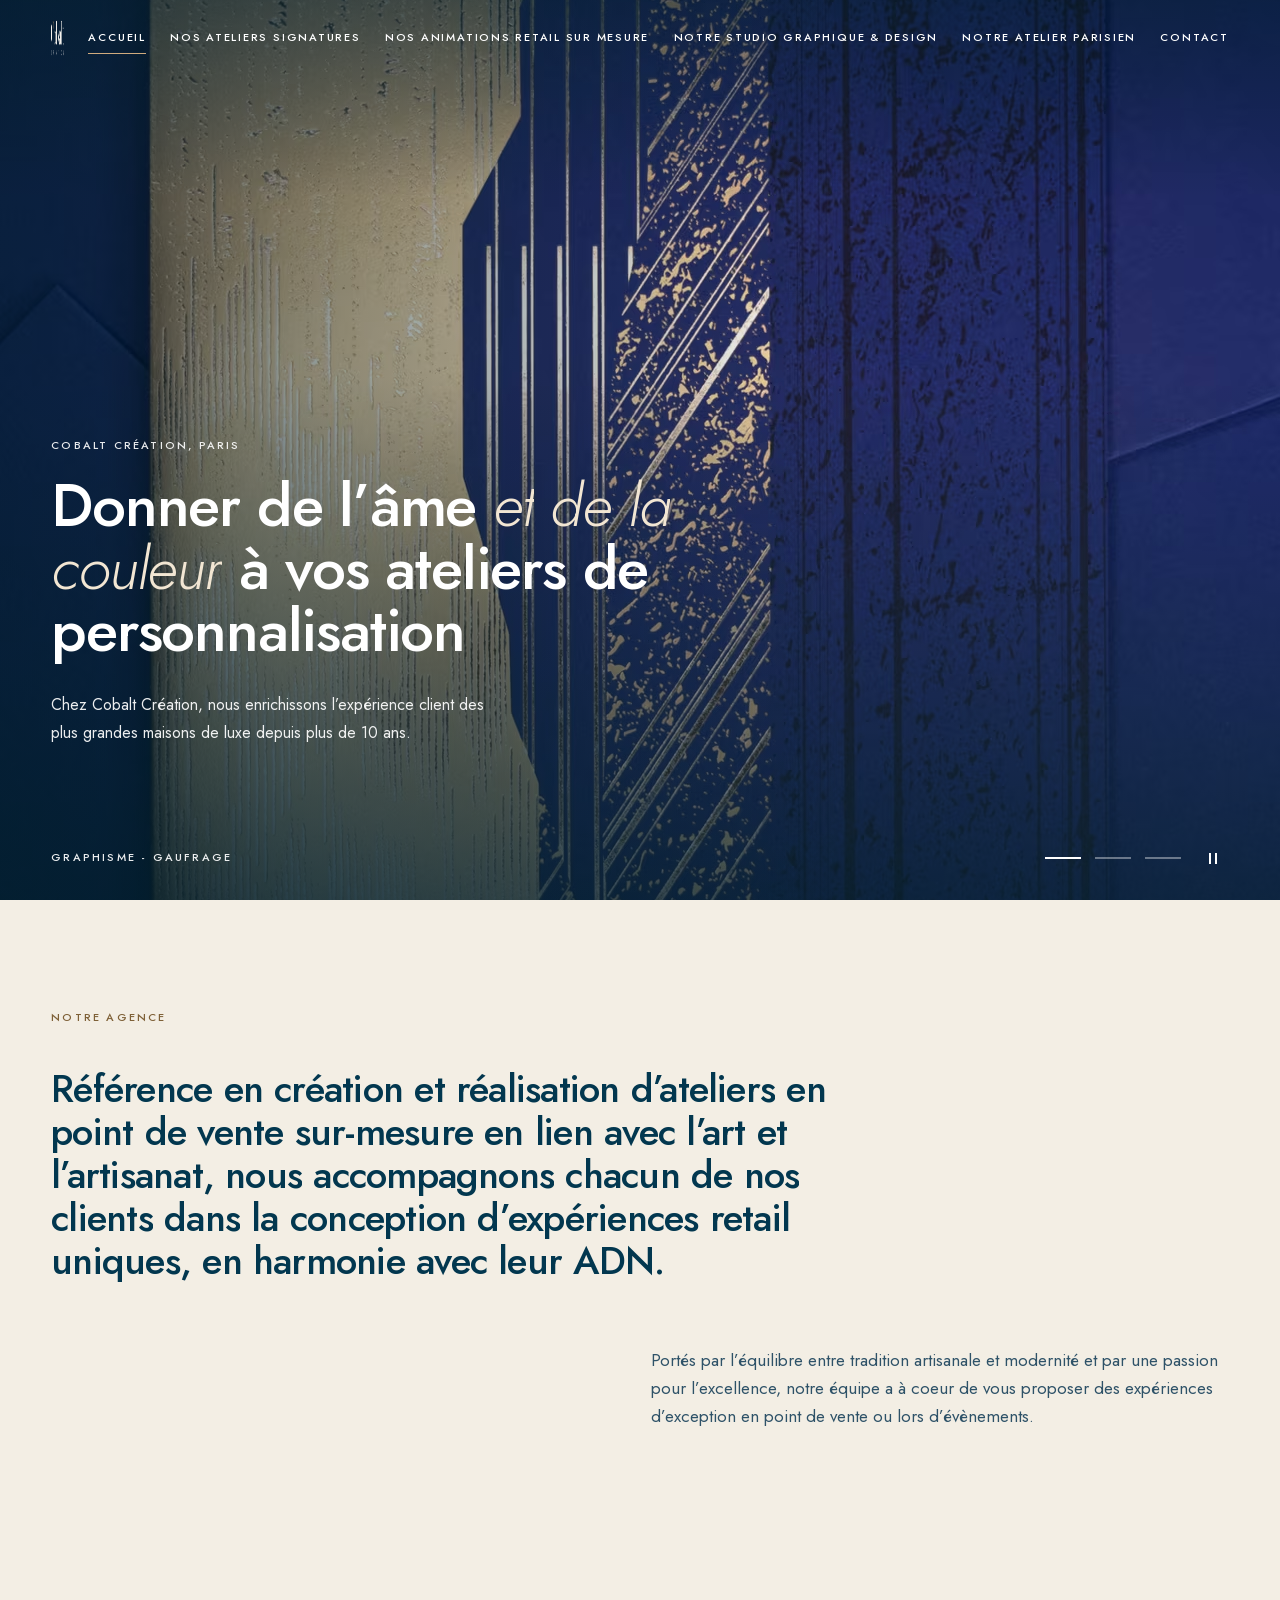
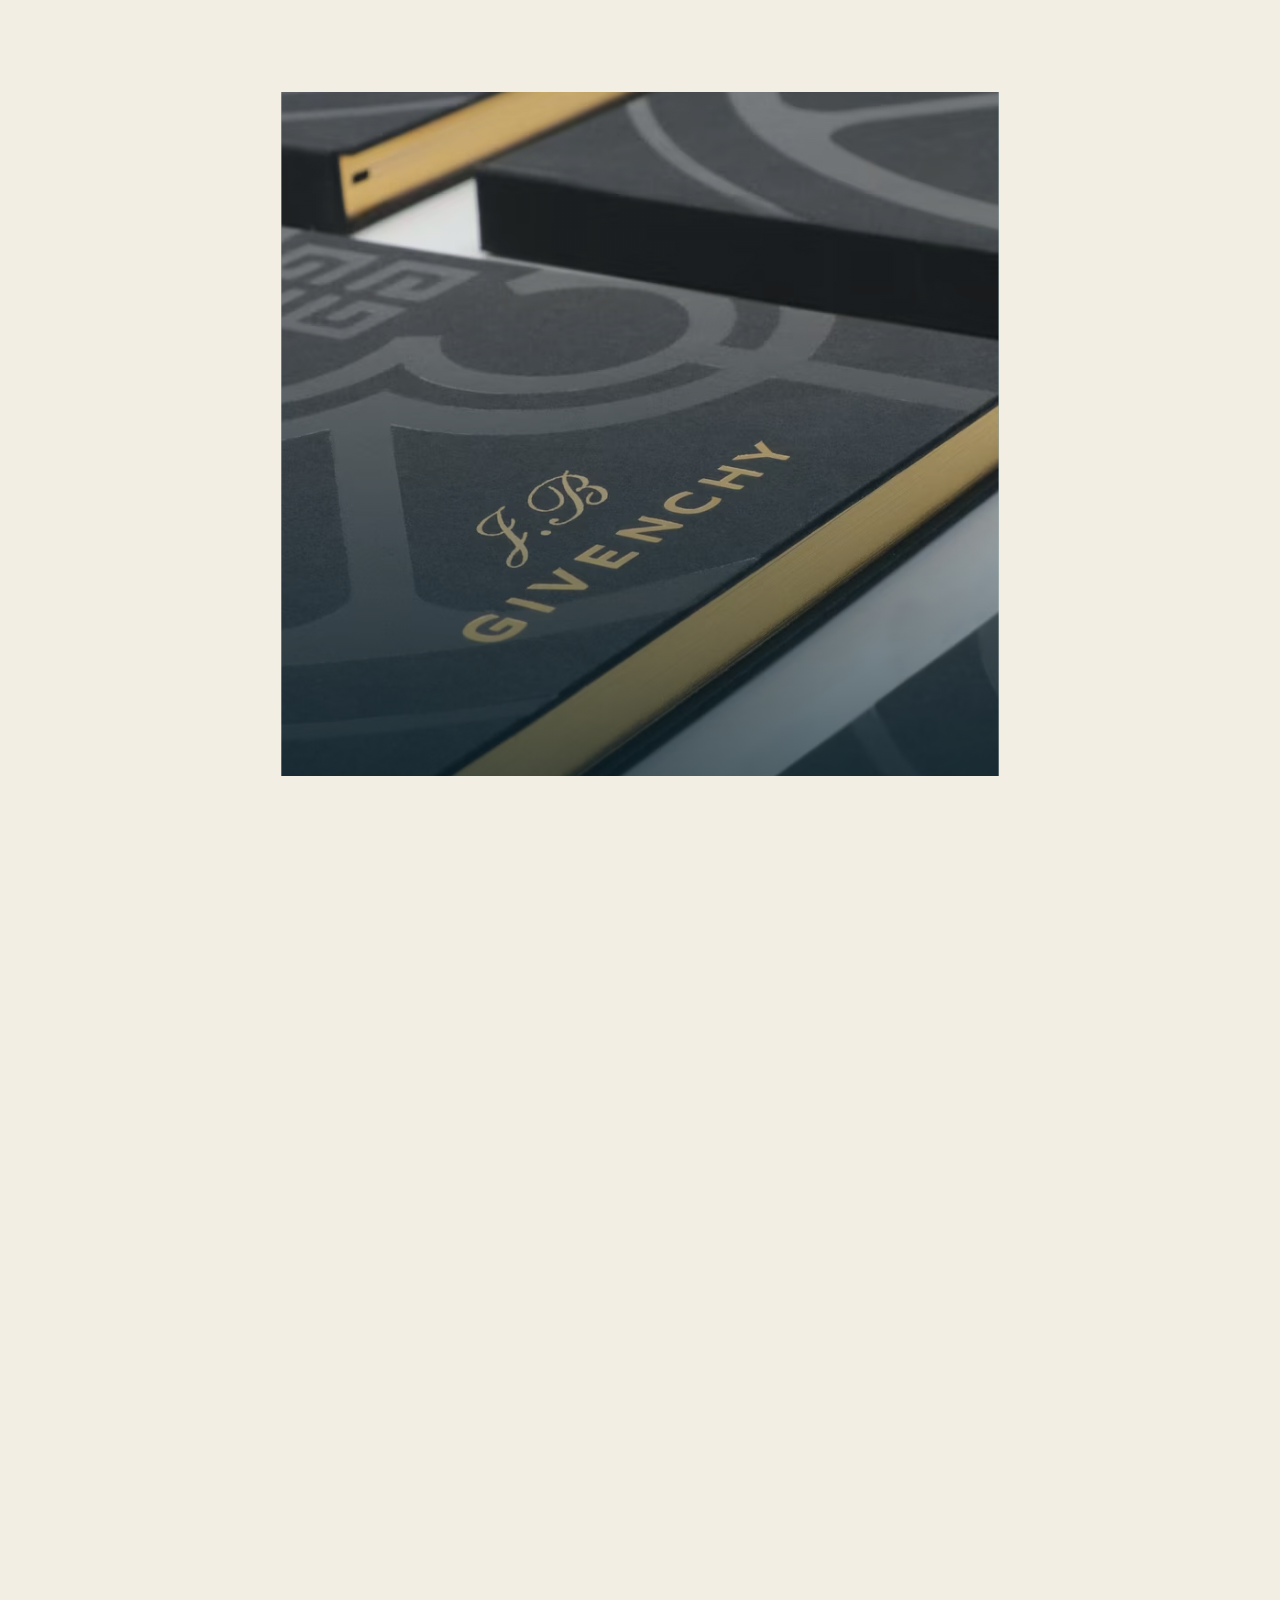
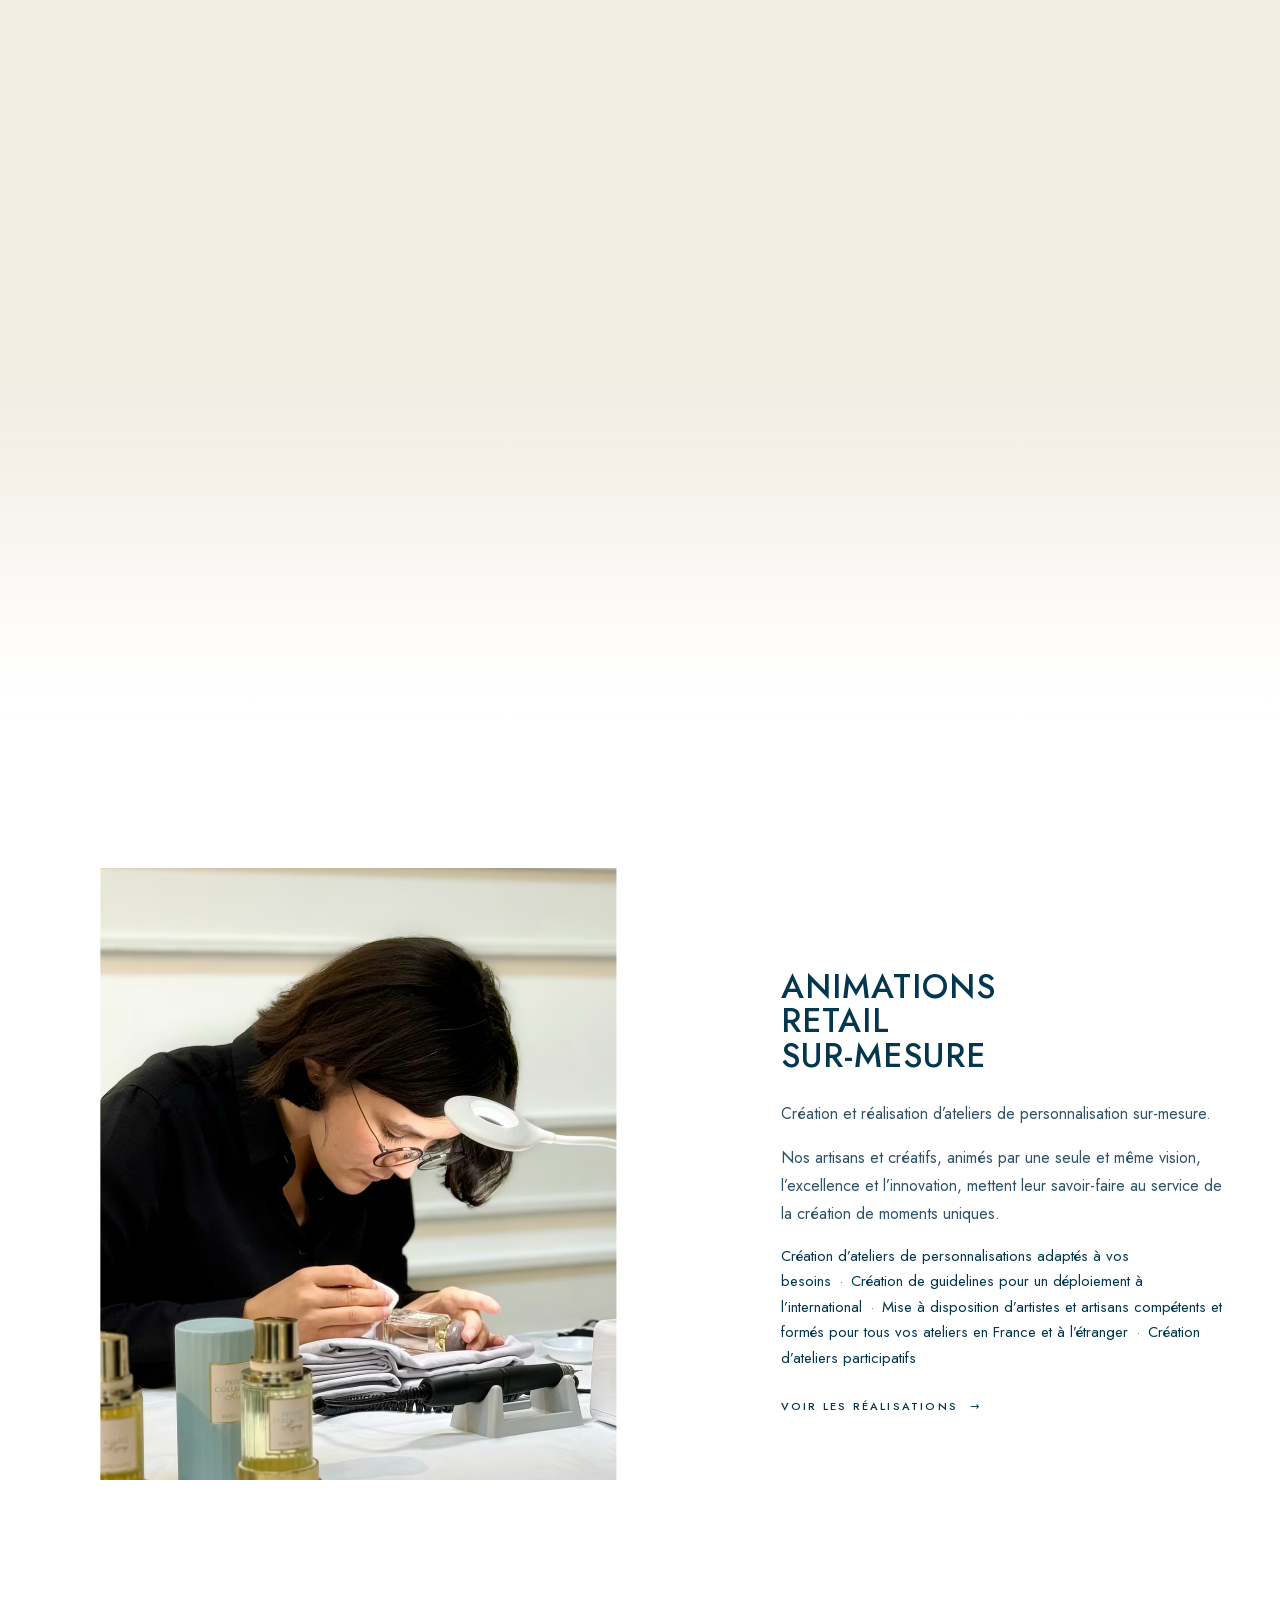
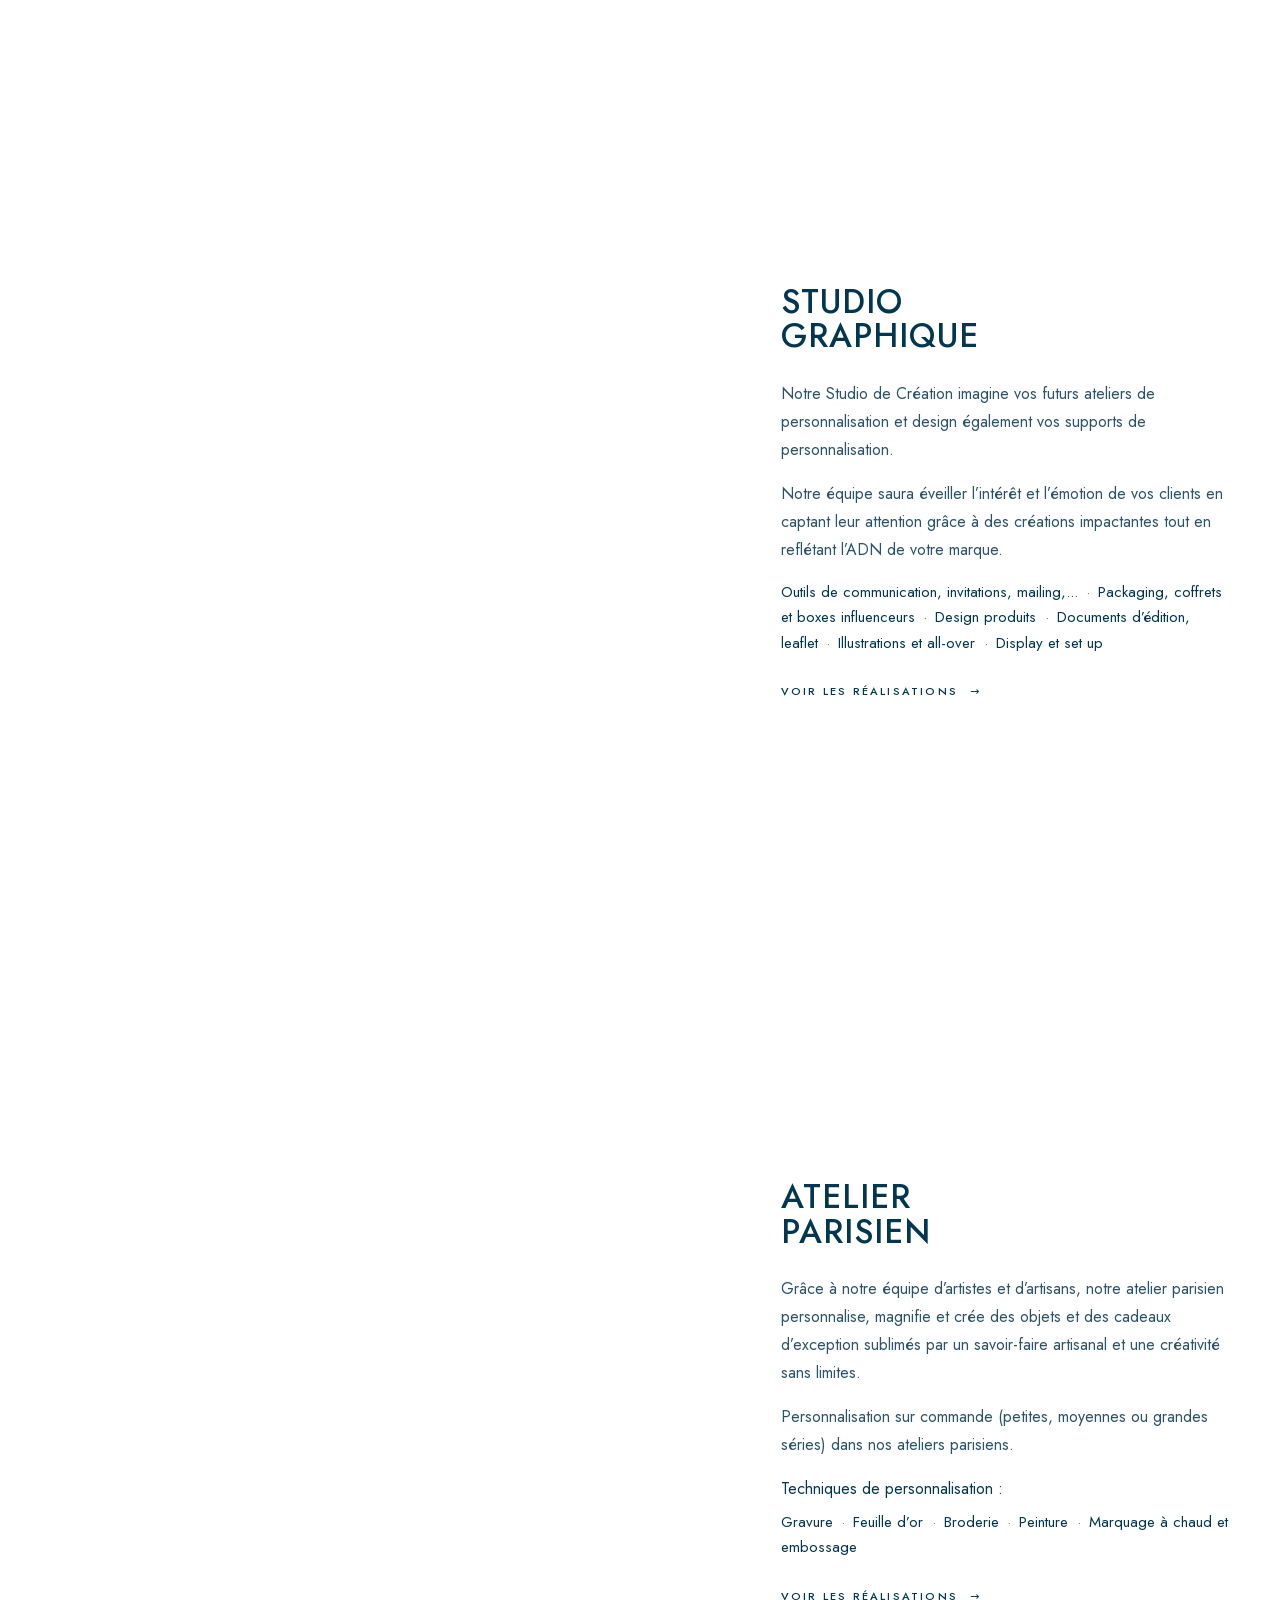
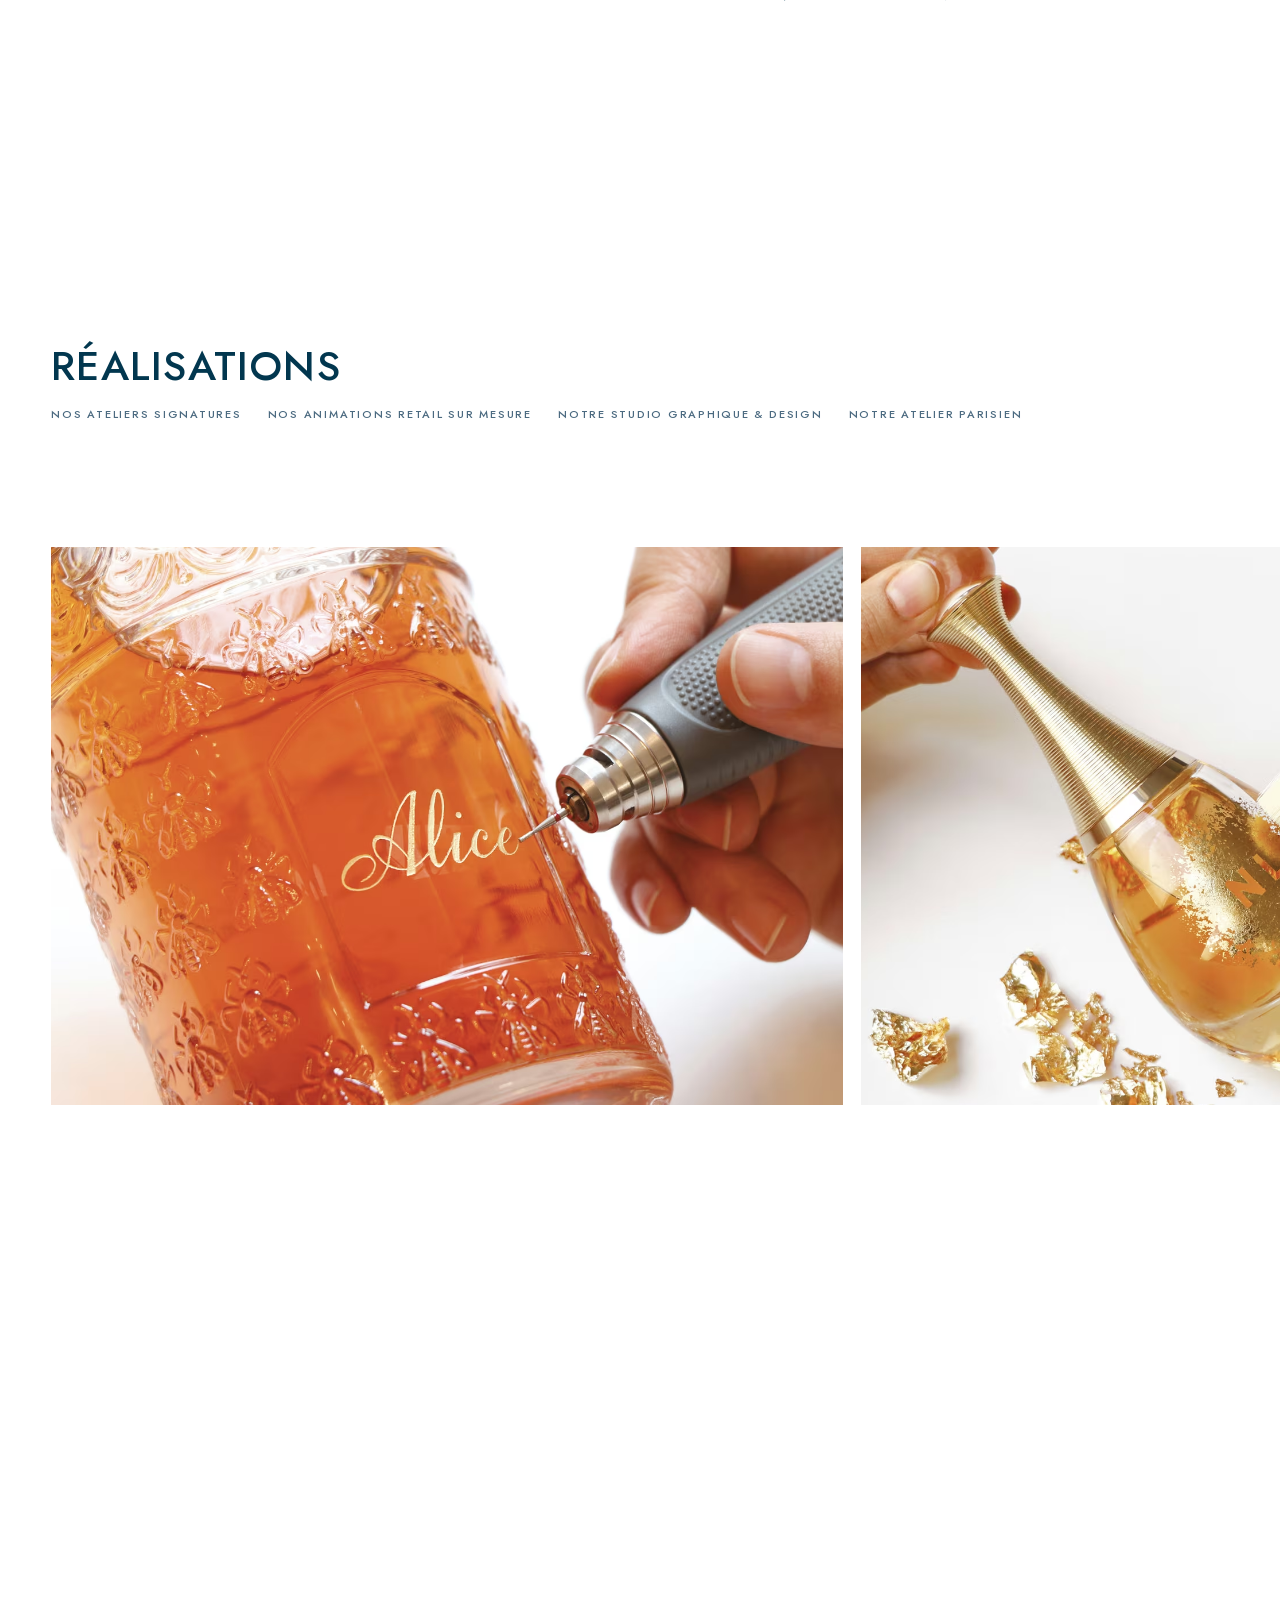
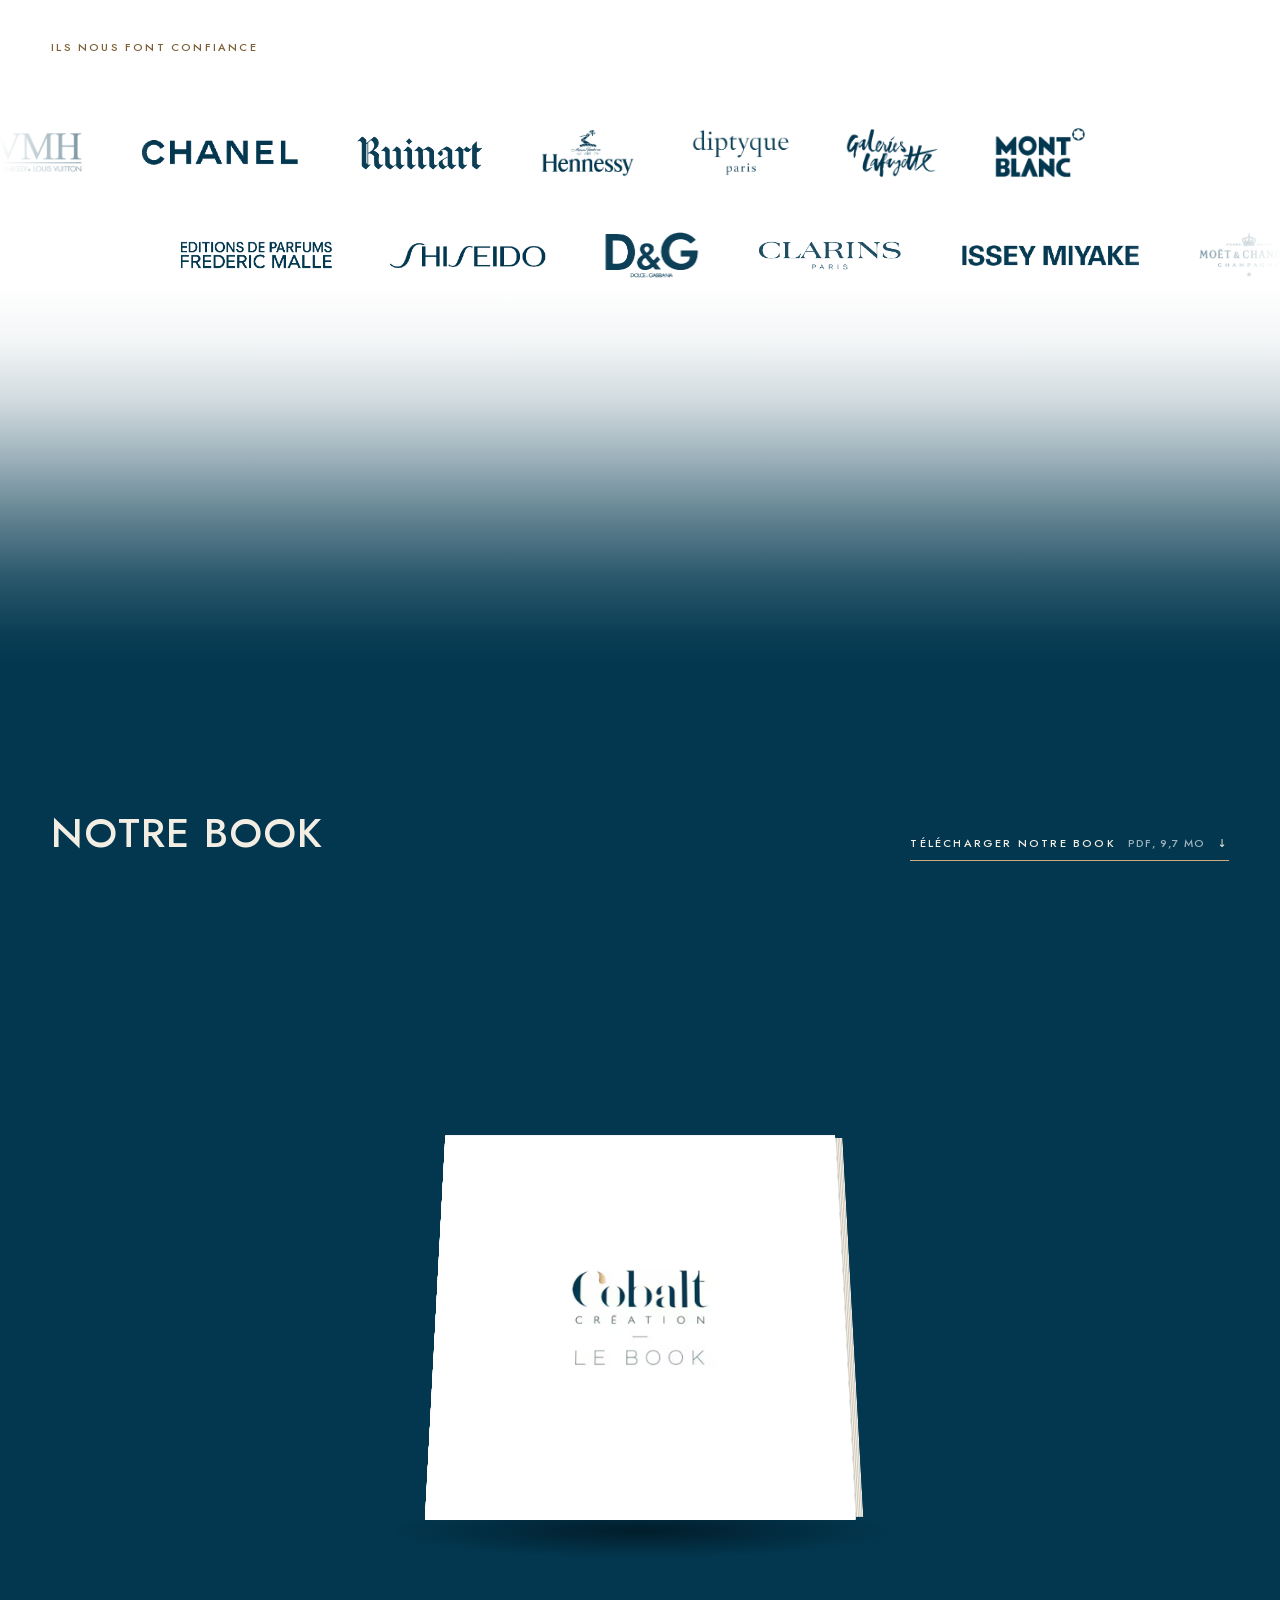
<file: index.html>
<!doctype html>
<html lang="fr">
<head>
<meta charset="utf-8">
<meta name="viewport" content="width=device-width, initial-scale=1">
<title>Cobalt Création | Paris | Une référence dans l&#x27;univers du luxe</title>
<meta name="description" content="Mettre en lumière l&#x27;univers du Luxe par le biais de l&#x27;art et de l&#x27;artisanat.
L&#x27;équipe de Cobalt Création vous accompagne avec passion et rigueur dans la concrétisation de tous vos projets créatifs.">
<meta name="robots" content="noindex, nofollow">
<link rel="canonical" href="https://www.cobaltcreation.com/">
<meta name="theme-color" content="#ffffff">
<meta property="og:type" content="website">
<meta property="og:locale" content="fr_FR">
<meta property="og:site_name" content="Cobalt Création">
<meta property="og:title" content="Cobalt Création | Paris | Une référence dans l&#x27;univers du luxe">
<meta property="og:description" content="Mettre en lumière l&#x27;univers du Luxe par le biais de l&#x27;art et de l&#x27;artisanat.
L&#x27;équipe de Cobalt Création vous accompagne avec passion et rigueur dans la concrétisation de tous vos projets créatifs.">
<meta property="og:url" content="https://timoteoadrogue.github.io/cobalt-creation-site-v2/">
<meta property="og:image" content="https://timoteoadrogue.github.io/cobalt-creation-site-v2/assets/media/56d6a37866f5-1920.jpg">
<link rel="icon" href="assets/media/favicon-64.png" type="image/png">
<link rel="apple-touch-icon" href="assets/media/apple-touch-icon.png">
<link rel="preload" href="assets/fonts/jost.woff2" as="font" type="font/woff2" crossorigin>
<link rel="stylesheet" href="assets/site.css">
<script>document.documentElement.classList.add('js');try{var pt=sessionStorage.getItem('cc-pt');if(pt){sessionStorage.removeItem('cc-pt');if(!matchMedia('(prefers-reduced-motion: reduce)').matches)document.documentElement.classList.add(pt==='img'?'pt-img':'pt-in')}}catch(e){};try{if(!sessionStorage.getItem('cc-intro')&&!matchMedia('(prefers-reduced-motion: reduce)').matches)document.documentElement.classList.add('is-opening')}catch(e){}</script>
<script src="assets/vendor/gsap.min.js" defer></script>
<script src="assets/vendor/ScrollTrigger.min.js" defer></script>
<script src="assets/vendor/lenis.min.js" defer></script>
<script src="assets/site.js" defer></script>
</head>
<body class="p-home">
<a class="skip" href="#contenu">Aller au contenu</a>
<header class="hd is-over" data-header>
  <a class="hd__logo" href="./" aria-label="Cobalt Création, accueil">
    <img class="hd__logo-ink" src="assets/media/logo-cobalt.png" width="653" height="337" alt="Cobalt Création">
    <img class="hd__logo-cream" src="assets/media/logo-cobalt-creme.png" width="653" height="337" alt="" aria-hidden="true">
  </a>
  <nav class="hd__nav" aria-label="Navigation principale">
    <ul class="hd__list">
<li><a class="" href="./" aria-current="page">Accueil</a></li>
<li><a class="" href="creation-d-objet-unique/">Nos ateliers signatures</a></li>
<li><a class="" href="ateliers-de-personnalisation/">Nos animations retail sur mesure</a></li>
<li><a class="" href="design-graphique-design-papier/">Notre studio graphique &amp; design</a></li>
<li><a class="" href="coffrets-packaging/">Notre atelier parisien</a></li>
<li><a class="" href="contact-feedback/">Contact</a></li>
    </ul>
  </nav>
  <button class="hd__menu" type="button" aria-expanded="false" aria-controls="menu"><span class="hd__burger" aria-hidden="true"></span><span data-menu-label>Menu</span></button>
</header>
<div class="menu" id="menu" data-menu data-lenis-prevent>
  <ul>
<li><a class="menu__link" href="./" aria-current="page">Accueil</a></li>
<li><a class="menu__link" href="creation-d-objet-unique/">Nos ateliers signatures</a></li>
<li><a class="menu__link" href="ateliers-de-personnalisation/">Nos animations retail sur mesure</a></li>
<li><a class="menu__link" href="design-graphique-design-papier/">Notre studio graphique &amp; design</a></li>
<li><a class="menu__link" href="coffrets-packaging/">Notre atelier parisien</a></li>
<li><a class="menu__link" href="contact-feedback/">Contact</a></li>
  </ul>
  <div class="menu__foot">
    <p>35, Boulevard Berthier - 75017 Paris<br><a href="tel:+33144098185">+33 (0) 1 44 09 81 85</a><br><a href="mailto:contact@cobaltcreation.com">contact@cobaltcreation.com</a></p>
  </div>
</div>
<main id="contenu">
<section class="hero" data-banner data-intro tabindex="0" aria-roledescription="carrousel" aria-label="Diaporama, défilement automatique toutes les 3 secondes">
  <div class="hero__slides" data-slides><div class="sl is-on" role="group" aria-roledescription="diapositive" aria-label="1 sur 3" data-name="Graphisme - gaufrage"><picture><source type="image/avif" srcset="assets/media/56d6a37866f5-x733.avif 733w, assets/media/56d6a37866f5-x1200.avif 1200w, assets/media/56d6a37866f5-x1280.avif 1280w, assets/media/56d6a37866f5-x1920.avif 1920w, assets/media/56d6a37866f5-x1980.avif 1980w" sizes="max(100vw, calc(100vh * 0.666))"><img class="sl__img" src="assets/media/56d6a37866f5-x733.jpg" srcset="assets/media/56d6a37866f5-x733.jpg 733w, assets/media/56d6a37866f5-x1200.jpg 1200w, assets/media/56d6a37866f5-x1280.jpg 1280w, assets/media/56d6a37866f5-x1920.jpg 1920w, assets/media/56d6a37866f5-x1980.jpg 1980w" sizes="max(100vw, calc(100vh * 0.666))" width="733" height="1100" alt="" loading="eager" decoding="async" fetchpriority="high"></picture></div><div class="sl" role="group" aria-roledescription="diapositive" aria-label="2 sur 3" data-name="Édition limitée - peinture"><picture><source type="image/avif" srcset="assets/media/2334ebd14cda-x1100.avif 1100w, assets/media/2334ebd14cda-x1280.avif 1280w, assets/media/2334ebd14cda-x1800.avif 1800w, assets/media/2334ebd14cda-x1920.avif 1920w, assets/media/2334ebd14cda-x2560.avif 2560w" sizes="max(100vw, calc(100vh * 1.000))"><img class="sl__img" src="assets/media/2334ebd14cda-x1100.jpg" srcset="assets/media/2334ebd14cda-x1100.jpg 1100w, assets/media/2334ebd14cda-x1280.jpg 1280w, assets/media/2334ebd14cda-x1800.jpg 1800w, assets/media/2334ebd14cda-x1920.jpg 1920w, assets/media/2334ebd14cda-x2560.jpg 2560w" sizes="max(100vw, calc(100vh * 1.000))" width="1100" height="1100" alt="" loading="eager" decoding="async"></picture></div><div class="sl" role="group" aria-roledescription="diapositive" aria-label="3 sur 3" data-name="Artisanat feuille d’or"><picture><source type="image/avif" srcset="assets/media/beea44379bf7-x1280.avif 1280w, assets/media/beea44379bf7-x1650.avif 1650w, assets/media/beea44379bf7-x1920.avif 1920w, assets/media/beea44379bf7-x2560.avif 2560w, assets/media/beea44379bf7-x2700.avif 2700w" sizes="max(100vw, calc(100vh * 1.500))"><img class="sl__img" src="assets/media/beea44379bf7-x1280.jpg" srcset="assets/media/beea44379bf7-x1280.jpg 1280w, assets/media/beea44379bf7-x1650.jpg 1650w, assets/media/beea44379bf7-x1920.jpg 1920w, assets/media/beea44379bf7-x2560.jpg 2560w, assets/media/beea44379bf7-x2700.jpg 2700w" sizes="max(100vw, calc(100vh * 1.500))" width="1280" height="853" alt="" loading="lazy" decoding="async"></picture></div></div>
  <div class="hero__drop" aria-hidden="true" data-drop></div>
  <div class="hero__shade" aria-hidden="true"></div>
  <div class="hero__content wrap" data-hero-content>
    <h1 class="hero__title"><span class="hero__kicker">Cobalt Création, Paris</span><span class="split">Donner de l’âme <em>et de la couleur</em> à vos ateliers de personnalisation</span></h1>
    <p class="hero__sub reveal-soft">Chez Cobalt Création, nous enrichissons l’expérience client des plus grandes maisons de luxe depuis plus de 10 ans.</p>
  </div>
  <div class="hero__foot wrap">
    <p class="hero__name" aria-live="off"><span data-slide-name>Graphisme - gaufrage</span></p>
    <div class="bn__ctrl"><button class="bn__dot" type="button" aria-label="Image 1 sur 3"><span></span></button><button class="bn__dot" type="button" aria-label="Image 2 sur 3"><span></span></button><button class="bn__dot" type="button" aria-label="Image 3 sur 3"><span></span></button><button class="bn__pp" type="button" aria-label="Mettre le diaporama en pause"><span></span></button></div>
  </div>
</section><section class="manifest" aria-labelledby="agence-t">
  <div class="wrap manifest__in">
    <h2 id="agence-t" class="eyebrow">Notre agence</h2>
    <p class="manifest__lead split">Référence en création et réalisation d’ateliers en point de vente sur-mesure en lien avec l’art et l’artisanat, nous accompagnons chacun de nos clients dans la conception d’expériences retail uniques, en harmonie avec leur ADN.</p>
    <p class="manifest__rest" data-reveal>Portés par l’équilibre entre tradition artisanale et modernité et par une passion pour l’excellence, notre équipe a à coeur de vous proposer des expériences d’exception en point de vente ou lors d’évènements.</p>
  </div>
</section><section class="frame" data-frame aria-labelledby="frame-t">
  <div class="frame__pin">
    <div class="frame__media" data-frame-media><picture><source type="image/avif" srcset="assets/media/bf5377469999-x1280.avif 1280w, assets/media/bf5377469999-x1650.avif 1650w, assets/media/bf5377469999-x1920.avif 1920w, assets/media/bf5377469999-x2560.avif 2560w, assets/media/bf5377469999-x2700.avif 2700w, assets/media/v2/bf5377469999-v3840.avif 3840w" sizes="max(112vw, calc(112vh * 1.500))"><img class="frame__img" src="assets/media/bf5377469999-x1280.jpg" srcset="assets/media/bf5377469999-x1280.jpg 1280w, assets/media/bf5377469999-x1650.jpg 1650w, assets/media/bf5377469999-x1920.jpg 1920w, assets/media/bf5377469999-x2560.jpg 2560w, assets/media/bf5377469999-x2700.jpg 2700w, assets/media/v2/bf5377469999-v3840.jpg 3840w" sizes="max(112vw, calc(112vh * 1.500))" width="1280" height="853" alt="" loading="lazy" decoding="async"></picture><span class="frame__shade" aria-hidden="true"></span>
      <div class="frame__text wrap">
        <h2 class="frame__k" id="frame-t">Notre mission</h2>
        <p class="frame__p split">Donner de l’âme et de la couleur à vos ateliers de personnalisation, <em>en offrant des créations sur-mesure</em> qui marqueront durablement vos clients.</p>
      </div>
      <p class="frame__cap wrap" aria-hidden="true">Givenchy · Carnet</p>
    </div>
  </div>
</section><section class="mt" aria-label="Nos métiers" data-mt>
  <div class="mt__media" aria-hidden="true"><a class="mt__pic" href="ateliers-de-personnalisation/" tabindex="-1"><picture><source type="image/avif" srcset="assets/media/08cb192d62d2-800.avif 800w, assets/media/08cb192d62d2-1600.avif 1600w, assets/media/v2/08cb192d62d2-v2000.avif 2000w" sizes="max(56vw, calc(100vh * 0.9))"><img class="mt__img" src="assets/media/08cb192d62d2-800.jpg" srcset="assets/media/08cb192d62d2-800.jpg 800w, assets/media/08cb192d62d2-1600.jpg 1600w, assets/media/v2/08cb192d62d2-v2000.jpg 2000w" sizes="max(56vw, calc(100vh * 0.9))" width="800" height="1067" alt="" loading="lazy" decoding="async"></picture></a><a class="mt__pic" href="design-graphique-design-papier/" tabindex="-1"><picture><source type="image/avif" srcset="assets/media/fc2e3c663458-800.avif 800w, assets/media/fc2e3c663458-1600.avif 1600w, assets/media/v2/fc2e3c663458-v1800.avif 1800w" sizes="max(56vw, calc(100vh * 0.9))"><img class="mt__img" src="assets/media/fc2e3c663458-800.jpg" srcset="assets/media/fc2e3c663458-800.jpg 800w, assets/media/fc2e3c663458-1600.jpg 1600w, assets/media/v2/fc2e3c663458-v1800.jpg 1800w" sizes="max(56vw, calc(100vh * 0.9))" width="800" height="800" alt="" loading="lazy" decoding="async"></picture></a><a class="mt__pic" href="coffrets-packaging/" tabindex="-1"><picture><source type="image/avif" srcset="assets/media/430ff5e51a03-800.avif 800w, assets/media/430ff5e51a03-1600.avif 1600w, assets/media/v2/430ff5e51a03-v2000.avif 2000w" sizes="max(56vw, calc(100vh * 0.9))"><img class="mt__img" src="assets/media/430ff5e51a03-800.jpg" srcset="assets/media/430ff5e51a03-800.jpg 800w, assets/media/430ff5e51a03-1600.jpg 1600w, assets/media/v2/430ff5e51a03-v2000.jpg 2000w" sizes="max(56vw, calc(100vh * 0.9))" width="800" height="800" alt="" loading="lazy" decoding="async"></picture></a></div>
  <div class="mt__text"><article class="mt__item">
      <a class="mt__ph" href="ateliers-de-personnalisation/" tabindex="-1" aria-hidden="true"><picture><source type="image/avif" srcset="assets/media/08cb192d62d2-800.avif 800w, assets/media/08cb192d62d2-1600.avif 1600w" sizes="100vw"><img class="mt__img" src="assets/media/08cb192d62d2-800.jpg" srcset="assets/media/08cb192d62d2-800.jpg 800w, assets/media/08cb192d62d2-1600.jpg 1600w" sizes="100vw" width="800" height="1067" alt="" loading="lazy" decoding="async"></picture></a>
      <div class="mt__body">
        <h3 class="mt__t"><a class="split" href="ateliers-de-personnalisation/">Animations retail sur-mesure</a></h3>
        <div data-reveal><p>Création et réalisation d’ateliers de personnalisation sur-mesure.</p><p>Nos artisans et créatifs, animés par une seule et même vision, l’excellence et l’innovation, mettent leur savoir-faire au service de la création de moments uniques.</p><ul class="mt__list"><li>Création d’ateliers de personnalisations adaptés à vos besoins</li><li>Création de guidelines pour un déploiement à l’international</li><li>Mise à disposition d’artistes et artisans compétents et formés pour tous vos ateliers en France et à l’étranger</li><li>Création d’ateliers participatifs</li></ul>
        <a class="more" href="ateliers-de-personnalisation/">Voir les réalisations <span aria-hidden="true">&rarr;</span></a></div>
      </div>
    </article><article class="mt__item">
      <a class="mt__ph" href="design-graphique-design-papier/" tabindex="-1" aria-hidden="true"><picture><source type="image/avif" srcset="assets/media/fc2e3c663458-800.avif 800w, assets/media/fc2e3c663458-1600.avif 1600w" sizes="100vw"><img class="mt__img" src="assets/media/fc2e3c663458-800.jpg" srcset="assets/media/fc2e3c663458-800.jpg 800w, assets/media/fc2e3c663458-1600.jpg 1600w" sizes="100vw" width="800" height="800" alt="" loading="lazy" decoding="async"></picture></a>
      <div class="mt__body">
        <h3 class="mt__t"><a class="split" href="design-graphique-design-papier/">Studio Graphique</a></h3>
        <div data-reveal><p>Notre Studio de Création imagine vos futurs ateliers de personnalisation et design également vos supports de personnalisation.</p><p>Notre équipe saura éveiller l’intérêt et l’émotion de vos clients en captant leur attention grâce à des créations impactantes tout en reflétant l’ADN de votre marque.</p><ul class="mt__list"><li>Outils de communication, invitations, mailing,...</li><li>Packaging, coffrets et boxes influenceurs</li><li>Design produits</li><li>Documents d’édition, leaflet</li><li>Illustrations et all-over</li><li>Display et set up</li></ul>
        <a class="more" href="design-graphique-design-papier/">Voir les réalisations <span aria-hidden="true">&rarr;</span></a></div>
      </div>
    </article><article class="mt__item">
      <a class="mt__ph" href="coffrets-packaging/" tabindex="-1" aria-hidden="true"><picture><source type="image/avif" srcset="assets/media/430ff5e51a03-800.avif 800w, assets/media/430ff5e51a03-1600.avif 1600w" sizes="100vw"><img class="mt__img" src="assets/media/430ff5e51a03-800.jpg" srcset="assets/media/430ff5e51a03-800.jpg 800w, assets/media/430ff5e51a03-1600.jpg 1600w" sizes="100vw" width="800" height="800" alt="" loading="lazy" decoding="async"></picture></a>
      <div class="mt__body">
        <h3 class="mt__t"><a class="split" href="coffrets-packaging/">Atelier parisien</a></h3>
        <div data-reveal><p>Grâce à notre équipe d’artistes et d’artisans, notre atelier parisien personnalise, magnifie et crée des objets et des cadeaux d’exception sublimés par un savoir-faire artisanal et une créativité sans limites.</p><p>Personnalisation sur commande (petites, moyennes ou grandes séries) dans nos ateliers parisiens.</p><p class="mt__lead">Techniques de personnalisation :</p><ul class="mt__list"><li>Gravure</li><li>Feuille d’or</li><li>Broderie</li><li>Peinture</li><li>Marquage à chaud et embossage</li></ul>
        <a class="more" href="coffrets-packaging/">Voir les réalisations <span aria-hidden="true">&rarr;</span></a></div>
      </div>
    </article></div>
</section><section class="hx" aria-labelledby="hx-t" data-hx>
  <div class="hx__pin">
    <div class="hx__head wrap">
      <h2 id="hx-t" class="h-sec">Réalisations</h2>
      <ul class="hx__rubrics"><li><a href="creation-d-objet-unique/">Nos ateliers signatures</a></li><li><a href="ateliers-de-personnalisation/">Nos animations retail sur mesure</a></li><li><a href="design-graphique-design-papier/">Notre studio graphique &amp; design</a></li><li><a href="coffrets-packaging/">Notre atelier parisien</a></li></ul>
    </div>
    <div class="hx__viewport"><ul class="hx__track" data-hx-track><li class="hx__item" style="--ar:1.419"><a href="creation-d-objet-unique/#piece-2" data-lb="1" data-item='{&quot;t&quot;: &quot;La Gravure&quot;, &quot;s&quot;: &quot;&quot;, &quot;d&quot;: &quot;Idéale pour sublimer le verre, certains plastiques, la céramique, la laque...\nLa gravure est réalisée par un artiste à la main.\nNous pouvons calligraphier un texte mais également reproduire ou créer\nune illustration selon votre brief.\nLes gravures peuvent être colorées ou dorées à la feuille.&quot;, &quot;jpg&quot;: &quot;assets/media/50a83d9d3d18-1600.jpg&quot;, &quot;avif&quot;: &quot;assets/media/50a83d9d3d18-1600.avif&quot;, &quot;alt&quot;: &quot;La Gravure&quot;}'><span class="hx__frame"><picture><source type="image/avif" srcset="assets/media/50a83d9d3d18-800.avif 800w, assets/media/50a83d9d3d18-1600.avif 1600w" sizes="(max-width: 900px) 80vw, calc(62vh * 1.65)"><img class="hx__img" src="assets/media/50a83d9d3d18-800.jpg" srcset="assets/media/50a83d9d3d18-800.jpg 800w, assets/media/50a83d9d3d18-1600.jpg 1600w" sizes="(max-width: 900px) 80vw, calc(62vh * 1.65)" width="800" height="564" alt="La Gravure" loading="lazy" decoding="async"></picture></span><span class="hx__cap"><span class="hx__t">La Gravure</span><span class="hx__s"></span><span class="hx__r">Nos ateliers signatures</span></span></a></li><li class="hx__item" style="--ar:1.419"><a href="creation-d-objet-unique/#piece-3" data-lb="2" data-item='{&quot;t&quot;: &quot;La feuille d’or&quot;, &quot;s&quot;: &quot;&quot;, &quot;d&quot;: &quot;Idéale pour sublimer le verre, la céramique, le papier, le marbre ...\n\nLa feuille d’or permet une reproduction d’un motif ou l’application d’initiale.\n\nUn traitement plus libre de la feuille d’or offrira un décor unique et lumineux.\n\nFeuille or ou argent véritable/faux or ou faux argent.&quot;, &quot;jpg&quot;: &quot;assets/media/e299d102def1-1600.jpg&quot;, &quot;avif&quot;: &quot;assets/media/e299d102def1-1600.avif&quot;, &quot;alt&quot;: &quot;La feuille d’or&quot;}'><span class="hx__frame"><picture><source type="image/avif" srcset="assets/media/e299d102def1-800.avif 800w, assets/media/e299d102def1-1600.avif 1600w" sizes="(max-width: 900px) 80vw, calc(62vh * 1.65)"><img class="hx__img" src="assets/media/e299d102def1-800.jpg" srcset="assets/media/e299d102def1-800.jpg 800w, assets/media/e299d102def1-1600.jpg 1600w" sizes="(max-width: 900px) 80vw, calc(62vh * 1.65)" width="800" height="564" alt="La feuille d’or" loading="lazy" decoding="async"></picture></span><span class="hx__cap"><span class="hx__t">La feuille d’or</span><span class="hx__s"></span><span class="hx__r">Nos ateliers signatures</span></span></a></li><li class="hx__item" style="--ar:1.419"><a href="creation-d-objet-unique/#piece-4" data-lb="3" data-item='{&quot;t&quot;: &quot;L’illustration&quot;, &quot;s&quot;: &quot;&quot;, &quot;d&quot;: &quot;Idéale pour faire rêver vos invités.\n\nNos artistes vous accompagnent dans la réalisation de vos projets, du brief jusqu’à la production.\n\n\n\nNos artistes peuvent également réaliser des pièces uniques, des cadeaux d’exception.&quot;, &quot;jpg&quot;: &quot;assets/media/facebf48bc61-1600.jpg&quot;, &quot;avif&quot;: &quot;assets/media/facebf48bc61-1600.avif&quot;, &quot;alt&quot;: &quot;L’illustration&quot;}'><span class="hx__frame"><picture><source type="image/avif" srcset="assets/media/facebf48bc61-800.avif 800w, assets/media/facebf48bc61-1600.avif 1600w" sizes="(max-width: 900px) 80vw, calc(62vh * 1.65)"><img class="hx__img" src="assets/media/facebf48bc61-800.jpg" srcset="assets/media/facebf48bc61-800.jpg 800w, assets/media/facebf48bc61-1600.jpg 1600w" sizes="(max-width: 900px) 80vw, calc(62vh * 1.65)" width="800" height="564" alt="L’illustration" loading="lazy" decoding="async"></picture></span><span class="hx__cap"><span class="hx__t">L’illustration</span><span class="hx__s"></span><span class="hx__r">Nos ateliers signatures</span></span></a></li><li class="hx__item" style="--ar:1.000"><a href="ateliers-de-personnalisation/#piece-1" data-lb="4" data-item='{&quot;t&quot;: &quot;Ruinart&quot;, &quot;s&quot;: &quot;Carte Blanche 2023\nAtelier évènementiel - Dorure à chaud&quot;, &quot;d&quot;: &quot;Création et réalisation d’un atelier de personnalisation de dorure à chaud au Carreau du Temple.&quot;, &quot;jpg&quot;: &quot;assets/media/0a2355af026d-1536.jpg&quot;, &quot;avif&quot;: &quot;assets/media/0a2355af026d-1536.avif&quot;, &quot;alt&quot;: &quot;Ruinart, Carte Blanche 2023, Atelier évènementiel - Dorure à chaud&quot;}'><span class="hx__frame"><picture><source type="image/avif" srcset="assets/media/0a2355af026d-800.avif 800w, assets/media/0a2355af026d-1536.avif 1536w" sizes="(max-width: 900px) 80vw, calc(62vh * 1.16)"><img class="hx__img" src="assets/media/0a2355af026d-800.jpg" srcset="assets/media/0a2355af026d-800.jpg 800w, assets/media/0a2355af026d-1536.jpg 1536w" sizes="(max-width: 900px) 80vw, calc(62vh * 1.16)" width="800" height="800" alt="Ruinart, Carte Blanche 2023, Atelier évènementiel - Dorure à chaud" loading="lazy" decoding="async"></picture></span><span class="hx__cap"><span class="hx__t">Ruinart</span><span class="hx__s">Carte Blanche 2023 · Atelier évènementiel - Dorure à chaud</span><span class="hx__r">Nos animations retail sur mesure</span></span></a></li><li class="hx__item" style="--ar:1.000"><a href="ateliers-de-personnalisation/#piece-2" data-lb="5" data-item='{&quot;t&quot;: &quot;Givenchy&quot;, &quot;s&quot;: &quot;La Collection Particulière\nAtelier retail - Gravure&quot;, &quot;d&quot;: &quot;Création d’illustrations sur-mesure, réalisées en gravure sur verre, pour La Collection Particulière à l’espace Pic Antin des Galeries Lafayette Haussmann&quot;, &quot;jpg&quot;: &quot;assets/media/ed1e4c8ec7b2-1600.jpg&quot;, &quot;avif&quot;: &quot;assets/media/ed1e4c8ec7b2-1600.avif&quot;, &quot;alt&quot;: &quot;Givenchy, La Collection Particulière, Atelier retail - Gravure&quot;}'><span class="hx__frame"><picture><source type="image/avif" srcset="assets/media/ed1e4c8ec7b2-800.avif 800w, assets/media/ed1e4c8ec7b2-1600.avif 1600w" sizes="(max-width: 900px) 80vw, calc(62vh * 1.16)"><img class="hx__img" src="assets/media/ed1e4c8ec7b2-800.jpg" srcset="assets/media/ed1e4c8ec7b2-800.jpg 800w, assets/media/ed1e4c8ec7b2-1600.jpg 1600w" sizes="(max-width: 900px) 80vw, calc(62vh * 1.16)" width="800" height="800" alt="Givenchy, La Collection Particulière, Atelier retail - Gravure" loading="lazy" decoding="async"></picture></span><span class="hx__cap"><span class="hx__t">Givenchy</span><span class="hx__s">La Collection Particulière · Atelier retail - Gravure</span><span class="hx__r">Nos animations retail sur mesure</span></span></a></li><li class="hx__item" style="--ar:0.667"><a href="ateliers-de-personnalisation/#piece-3" data-lb="6" data-item='{&quot;t&quot;: &quot;Dior&quot;, &quot;s&quot;: &quot;Xmas Parties 2024\nConfection de Couronnes de Noël&quot;, &quot;d&quot;: &quot;Réalisation de couronnes de Noël en fleurs et végétaux séchés pour les Xmas Parties 2024 en France.&quot;, &quot;jpg&quot;: &quot;assets/media/63471216a14a-1600.jpg&quot;, &quot;avif&quot;: &quot;assets/media/63471216a14a-1600.avif&quot;, &quot;alt&quot;: &quot;Dior, Xmas Parties 2024, Confection de Couronnes de Noël&quot;}'><span class="hx__frame"><picture><source type="image/avif" srcset="assets/media/63471216a14a-800.avif 800w, assets/media/63471216a14a-1600.avif 1600w" sizes="(max-width: 900px) 80vw, calc(62vh * 0.77)"><img class="hx__img" src="assets/media/63471216a14a-800.jpg" srcset="assets/media/63471216a14a-800.jpg 800w, assets/media/63471216a14a-1600.jpg 1600w" sizes="(max-width: 900px) 80vw, calc(62vh * 0.77)" width="800" height="1200" alt="Dior, Xmas Parties 2024, Confection de Couronnes de Noël" loading="lazy" decoding="async"></picture></span><span class="hx__cap"><span class="hx__t">Dior</span><span class="hx__s">Xmas Parties 2024 · Confection de Couronnes de Noël</span><span class="hx__r">Nos animations retail sur mesure</span></span></a></li><li class="hx__item" style="--ar:0.667"><a href="design-graphique-design-papier/#piece-1" data-lb="7" data-item='{&quot;t&quot;: &quot;Evidens de Beauté&quot;, &quot;s&quot;: &quot;Chinese New Year 2025&quot;, &quot;d&quot;: &quot;Création sur mesure et production d’une red pocket à l’occasion de Chinese New Year 2025.&quot;, &quot;jpg&quot;: &quot;assets/media/40a8eebbf9c0-1600.jpg&quot;, &quot;avif&quot;: &quot;assets/media/40a8eebbf9c0-1600.avif&quot;, &quot;alt&quot;: &quot;Evidens de Beauté, Chinese New Year 2025&quot;}'><span class="hx__frame"><picture><source type="image/avif" srcset="assets/media/40a8eebbf9c0-800.avif 800w, assets/media/40a8eebbf9c0-1600.avif 1600w" sizes="(max-width: 900px) 80vw, calc(62vh * 0.77)"><img class="hx__img" src="assets/media/40a8eebbf9c0-800.jpg" srcset="assets/media/40a8eebbf9c0-800.jpg 800w, assets/media/40a8eebbf9c0-1600.jpg 1600w" sizes="(max-width: 900px) 80vw, calc(62vh * 0.77)" width="800" height="1200" alt="Evidens de Beauté, Chinese New Year 2025" loading="lazy" decoding="async"></picture></span><span class="hx__cap"><span class="hx__t">Evidens de Beauté</span><span class="hx__s">Chinese New Year 2025</span><span class="hx__r">Notre studio graphique &amp; design</span></span></a></li><li class="hx__item" style="--ar:1.400"><a href="design-graphique-design-papier/#piece-2" data-lb="8" data-item='{&quot;t&quot;: &quot;Guerlain&quot;, &quot;s&quot;: &quot;Néroli Plein Sud&quot;, &quot;d&quot;: &quot;Création sur mesure et production d’une invitation et de cartes postales.&quot;, &quot;jpg&quot;: &quot;assets/media/dd7d7397eb9f-1600.jpg&quot;, &quot;avif&quot;: &quot;assets/media/dd7d7397eb9f-1600.avif&quot;, &quot;alt&quot;: &quot;Guerlain, Néroli Plein Sud&quot;}'><span class="hx__frame"><picture><source type="image/avif" srcset="assets/media/dd7d7397eb9f-800.avif 800w, assets/media/dd7d7397eb9f-1600.avif 1600w" sizes="(max-width: 900px) 80vw, calc(62vh * 1.62)"><img class="hx__img" src="assets/media/dd7d7397eb9f-800.jpg" srcset="assets/media/dd7d7397eb9f-800.jpg 800w, assets/media/dd7d7397eb9f-1600.jpg 1600w" sizes="(max-width: 900px) 80vw, calc(62vh * 1.62)" width="800" height="571" alt="Guerlain, Néroli Plein Sud" loading="lazy" decoding="async"></picture></span><span class="hx__cap"><span class="hx__t">Guerlain</span><span class="hx__s">Néroli Plein Sud</span><span class="hx__r">Notre studio graphique &amp; design</span></span></a></li><li class="hx__item" style="--ar:1.379"><a href="design-graphique-design-papier/#piece-3" data-lb="9" data-item='{&quot;t&quot;: &quot;Evidens de Beauté&quot;, &quot;s&quot;: &quot;Carte de Voeux 2024&quot;, &quot;d&quot;: &quot;Création sur mesure et production de la carte de voeux 2025 de la Maison Evidens de Beauté.&quot;, &quot;jpg&quot;: &quot;assets/media/13d0253e40a6-1600.jpg&quot;, &quot;avif&quot;: &quot;assets/media/13d0253e40a6-1600.avif&quot;, &quot;alt&quot;: &quot;Evidens de Beauté, Carte de Voeux 2024&quot;}'><span class="hx__frame"><picture><source type="image/avif" srcset="assets/media/13d0253e40a6-800.avif 800w, assets/media/13d0253e40a6-1600.avif 1600w" sizes="(max-width: 900px) 80vw, calc(62vh * 1.60)"><img class="hx__img" src="assets/media/13d0253e40a6-800.jpg" srcset="assets/media/13d0253e40a6-800.jpg 800w, assets/media/13d0253e40a6-1600.jpg 1600w" sizes="(max-width: 900px) 80vw, calc(62vh * 1.60)" width="800" height="580" alt="Evidens de Beauté, Carte de Voeux 2024" loading="lazy" decoding="async"></picture></span><span class="hx__cap"><span class="hx__t">Evidens de Beauté</span><span class="hx__s">Carte de Voeux 2024</span><span class="hx__r">Notre studio graphique &amp; design</span></span></a></li><li class="hx__item" style="--ar:1.000"><a href="coffrets-packaging/#piece-1" data-lb="10" data-item='{&quot;t&quot;: &quot;Glenmorangie&quot;, &quot;s&quot;: &quot;Pièce unique - Gravure et feuille d’or&quot;, &quot;d&quot;: &quot;Réalisation à la main d’une gravure anglaise avec une finition à la feuille d’or véritable.&quot;, &quot;jpg&quot;: &quot;assets/media/396411c5f961-1600.jpg&quot;, &quot;avif&quot;: &quot;assets/media/396411c5f961-1600.avif&quot;, &quot;alt&quot;: &quot;Glenmorangie, Pièce unique - Gravure et feuille d’or&quot;}'><span class="hx__frame"><picture><source type="image/avif" srcset="assets/media/396411c5f961-800.avif 800w, assets/media/396411c5f961-1600.avif 1600w" sizes="(max-width: 900px) 80vw, calc(62vh * 1.16)"><img class="hx__img" src="assets/media/396411c5f961-800.jpg" srcset="assets/media/396411c5f961-800.jpg 800w, assets/media/396411c5f961-1600.jpg 1600w" sizes="(max-width: 900px) 80vw, calc(62vh * 1.16)" width="800" height="800" alt="Glenmorangie, Pièce unique - Gravure et feuille d’or" loading="lazy" decoding="async"></picture></span><span class="hx__cap"><span class="hx__t">Glenmorangie</span><span class="hx__s">Pièce unique - Gravure et feuille d’or</span><span class="hx__r">Notre atelier parisien</span></span></a></li><li class="hx__item" style="--ar:1.479"><a href="coffrets-packaging/#piece-2" data-lb="11" data-item='{&quot;t&quot;: &quot;Guerlain&quot;, &quot;s&quot;: &quot;Personnalisation d’une série de 25 coffrets pour Holidays 2024 - Strass et Motifs&quot;, &quot;d&quot;: &quot;Personnalisation de coffret Guerlain avec motif et strass&quot;, &quot;jpg&quot;: &quot;assets/media/d891365d6708-1600.jpg&quot;, &quot;avif&quot;: &quot;assets/media/d891365d6708-1600.avif&quot;, &quot;alt&quot;: &quot;Guerlain, Personnalisation d’une série de 25 coffrets pour Holidays 2024 - Strass et Motifs&quot;}'><span class="hx__frame"><picture><source type="image/avif" srcset="assets/media/d891365d6708-800.avif 800w, assets/media/d891365d6708-1600.avif 1600w" sizes="(max-width: 900px) 80vw, calc(62vh * 1.72)"><img class="hx__img" src="assets/media/d891365d6708-800.jpg" srcset="assets/media/d891365d6708-800.jpg 800w, assets/media/d891365d6708-1600.jpg 1600w" sizes="(max-width: 900px) 80vw, calc(62vh * 1.72)" width="800" height="541" alt="Guerlain, Personnalisation d’une série de 25 coffrets pour Holidays 2024 - Strass et Motifs" loading="lazy" decoding="async"></picture></span><span class="hx__cap"><span class="hx__t">Guerlain</span><span class="hx__s">Personnalisation d’une série de 25 coffrets pour Holidays 2024 - Strass et Motifs</span><span class="hx__r">Notre atelier parisien</span></span></a></li><li class="hx__item" style="--ar:1.000"><a href="coffrets-packaging/#piece-3" data-lb="12" data-item='{&quot;t&quot;: &quot;Cartier&quot;, &quot;s&quot;: &quot;Personnalisation d’une série de céramiques&quot;, &quot;d&quot;: &quot;Personnalisation à la main de céramiques parfumables&quot;, &quot;jpg&quot;: &quot;assets/media/7ea76c0f7e48-1600.jpg&quot;, &quot;avif&quot;: &quot;assets/media/7ea76c0f7e48-1600.avif&quot;, &quot;alt&quot;: &quot;Cartier, Personnalisation d’une série de céramiques&quot;}'><span class="hx__frame"><picture><source type="image/avif" srcset="assets/media/7ea76c0f7e48-800.avif 800w, assets/media/7ea76c0f7e48-1600.avif 1600w" sizes="(max-width: 900px) 80vw, calc(62vh * 1.16)"><img class="hx__img" src="assets/media/7ea76c0f7e48-800.jpg" srcset="assets/media/7ea76c0f7e48-800.jpg 800w, assets/media/7ea76c0f7e48-1600.jpg 1600w" sizes="(max-width: 900px) 80vw, calc(62vh * 1.16)" width="800" height="800" alt="Cartier, Personnalisation d’une série de céramiques" loading="lazy" decoding="async"></picture></span><span class="hx__cap"><span class="hx__t">Cartier</span><span class="hx__s">Personnalisation d’une série de céramiques</span><span class="hx__r">Notre atelier parisien</span></span></a></li></ul></div>
  </div>
</section><section class="trust" aria-labelledby="trust-t" data-mist="ink">
  <div class="wrap"><h2 id="trust-t" class="eyebrow trust__t">Ils nous font confiance</h2></div>
  <ul class="sr-only"><li>Louis Vuitton</li><li>LVMH</li><li>Chanel</li><li>Ruinart</li><li>Hennessy</li><li>Diptyque</li><li>Galeries Lafayette</li><li>Montblanc</li><li>Louis XIII</li><li>Hermès</li><li>Dior</li><li>Guerlain</li><li>Cartier</li><li>Breguet</li><li>Yves Saint Laurent</li><li>Givenchy</li><li>L&#x27;Oréal</li><li>Chloé</li><li>Christian Louboutin</li><li>Aerin</li><li>Chaumet</li><li>Estée Lauder</li><li>Lalique</li><li>Dom Pérignon</li><li>Les Parfumables</li><li>Celine</li><li>Bonpoint</li><li>Kenzo</li><li>Éditions de Parfums Frédéric Malle</li><li>Shiseido</li><li>Dolce &amp; Gabbana</li><li>Clarins</li><li>Issey Miyake</li><li>Moët &amp; Chandon</li><li>Messika</li><li>Caron</li><li>Bobbi Brown</li><li>Narciso Rodriguez</li><li>Sisley</li><li>Rémy Martin</li><li>Jo Malone London</li><li>Tiffany &amp; Co.</li><li>L&#x27;Artisan Parfumeur</li><li>Prada</li><li>Kilian</li><li>Marc Jacobs</li><li>Burberry</li><li>Puig</li><li>Miu Miu</li><li>Tumi</li><li>Penhaligon&#x27;s</li><li>Maison Francis Kurkdjian</li><li>Maison Psyché</li><li>Jacadi</li><li>Annick Goutal</li><li>Clinique</li></ul>
  <div class="mq" aria-hidden="true" data-mq>
    <div class="mq__row"><div class="mq__track" data-dir="-1"><div class="mq__item" style="--w:93px;--h:50px"><span class="logo" style="-webkit-mask-image:url(assets/media/logos/louis-vuitton.png);mask-image:url(assets/media/logos/louis-vuitton.png)"></span></div><div class="mq__item" style="--w:113px;--h:41px"><span class="logo" style="-webkit-mask-image:url(assets/media/logos/lvmh.png);mask-image:url(assets/media/logos/lvmh.png)"></span></div><div class="mq__item" style="--w:160px;--h:29px"><span class="logo" style="-webkit-mask-image:url(assets/media/logos/chanel.png);mask-image:url(assets/media/logos/chanel.png)"></span></div><div class="mq__item" style="--w:128px;--h:36px"><span class="logo" style="-webkit-mask-image:url(assets/media/logos/ruinart.png);mask-image:url(assets/media/logos/ruinart.png)"></span></div><div class="mq__item" style="--w:95px;--h:48px"><span class="logo" style="-webkit-mask-image:url(assets/media/logos/hennessy.png);mask-image:url(assets/media/logos/hennessy.png)"></span></div><div class="mq__item" style="--w:98px;--h:47px"><span class="logo" style="-webkit-mask-image:url(assets/media/logos/diptyque.png);mask-image:url(assets/media/logos/diptyque.png)"></span></div><div class="mq__item" style="--w:93px;--h:50px"><span class="logo" style="-webkit-mask-image:url(assets/media/logos/galeries-lafayette.png);mask-image:url(assets/media/logos/galeries-lafayette.png)"></span></div><div class="mq__item" style="--w:91px;--h:51px"><span class="logo" style="-webkit-mask-image:url(assets/media/logos/montblanc.png);mask-image:url(assets/media/logos/montblanc.png)"></span></div><div class="mq__item" style="--w:95px;--h:48px"><span class="logo" style="-webkit-mask-image:url(assets/media/logos/louis-xiii.png);mask-image:url(assets/media/logos/louis-xiii.png)"></span></div><div class="mq__item" style="--w:89px;--h:52px"><span class="logo" style="-webkit-mask-image:url(assets/media/logos/hermes.png);mask-image:url(assets/media/logos/hermes.png)"></span></div><div class="mq__item" style="--w:124px;--h:37px"><span class="logo" style="-webkit-mask-image:url(assets/media/logos/dior.png);mask-image:url(assets/media/logos/dior.png)"></span></div><div class="mq__item" style="--w:128px;--h:36px"><span class="logo" style="-webkit-mask-image:url(assets/media/logos/guerlain.png);mask-image:url(assets/media/logos/guerlain.png)"></span></div><div class="mq__item" style="--w:125px;--h:37px"><span class="logo" style="-webkit-mask-image:url(assets/media/logos/cartier.png);mask-image:url(assets/media/logos/cartier.png)"></span></div><div class="mq__item" style="--w:85px;--h:54px"><span class="logo" style="-webkit-mask-image:url(assets/media/logos/breguet.png);mask-image:url(assets/media/logos/breguet.png)"></span></div><div class="mq__item" style="--w:32px;--h:64px"><span class="logo" style="-webkit-mask-image:url(assets/media/logos/yves-saint-laurent.png);mask-image:url(assets/media/logos/yves-saint-laurent.png)"></span></div><div class="mq__item" style="--w:196px;--h:24px"><span class="logo" style="-webkit-mask-image:url(assets/media/logos/givenchy.png);mask-image:url(assets/media/logos/givenchy.png)"></span></div><div class="mq__item" style="--w:151px;--h:31px"><span class="logo" style="-webkit-mask-image:url(assets/media/logos/l-oreal.png);mask-image:url(assets/media/logos/l-oreal.png)"></span></div><div class="mq__item" style="--w:119px;--h:39px"><span class="logo" style="-webkit-mask-image:url(assets/media/logos/chloe.png);mask-image:url(assets/media/logos/chloe.png)"></span></div><div class="mq__item" style="--w:77px;--h:60px"><span class="logo" style="-webkit-mask-image:url(assets/media/logos/christian-louboutin.png);mask-image:url(assets/media/logos/christian-louboutin.png)"></span></div><div class="mq__item" style="--w:143px;--h:32px"><span class="logo" style="-webkit-mask-image:url(assets/media/logos/aerin.png);mask-image:url(assets/media/logos/aerin.png)"></span></div><div class="mq__item" style="--w:154px;--h:30px"><span class="logo" style="-webkit-mask-image:url(assets/media/logos/chaumet.png);mask-image:url(assets/media/logos/chaumet.png)"></span></div><div class="mq__item" style="--w:178px;--h:26px"><span class="logo" style="-webkit-mask-image:url(assets/media/logos/estee-lauder.png);mask-image:url(assets/media/logos/estee-lauder.png)"></span></div><div class="mq__item" style="--w:138px;--h:33px"><span class="logo" style="-webkit-mask-image:url(assets/media/logos/lalique.png);mask-image:url(assets/media/logos/lalique.png)"></span></div><div class="mq__item" style="--w:109px;--h:42px"><span class="logo" style="-webkit-mask-image:url(assets/media/logos/dom-perignon.png);mask-image:url(assets/media/logos/dom-perignon.png)"></span></div><div class="mq__item" style="--w:106px;--h:43px"><span class="logo" style="-webkit-mask-image:url(assets/media/logos/les-parfumables.png);mask-image:url(assets/media/logos/les-parfumables.png)"></span></div><div class="mq__item" style="--w:152px;--h:30px"><span class="logo" style="-webkit-mask-image:url(assets/media/logos/celine.png);mask-image:url(assets/media/logos/celine.png)"></span></div><div class="mq__item" style="--w:84px;--h:55px"><span class="logo" style="-webkit-mask-image:url(assets/media/logos/bonpoint.png);mask-image:url(assets/media/logos/bonpoint.png)"></span></div><div class="mq__item" style="--w:133px;--h:35px"><span class="logo" style="-webkit-mask-image:url(assets/media/logos/kenzo.png);mask-image:url(assets/media/logos/kenzo.png)"></span></div><div class="mq__item" style="--w:93px;--h:50px"><span class="logo" style="-webkit-mask-image:url(assets/media/logos/louis-vuitton.png);mask-image:url(assets/media/logos/louis-vuitton.png)"></span></div><div class="mq__item" style="--w:113px;--h:41px"><span class="logo" style="-webkit-mask-image:url(assets/media/logos/lvmh.png);mask-image:url(assets/media/logos/lvmh.png)"></span></div><div class="mq__item" style="--w:160px;--h:29px"><span class="logo" style="-webkit-mask-image:url(assets/media/logos/chanel.png);mask-image:url(assets/media/logos/chanel.png)"></span></div><div class="mq__item" style="--w:128px;--h:36px"><span class="logo" style="-webkit-mask-image:url(assets/media/logos/ruinart.png);mask-image:url(assets/media/logos/ruinart.png)"></span></div><div class="mq__item" style="--w:95px;--h:48px"><span class="logo" style="-webkit-mask-image:url(assets/media/logos/hennessy.png);mask-image:url(assets/media/logos/hennessy.png)"></span></div><div class="mq__item" style="--w:98px;--h:47px"><span class="logo" style="-webkit-mask-image:url(assets/media/logos/diptyque.png);mask-image:url(assets/media/logos/diptyque.png)"></span></div><div class="mq__item" style="--w:93px;--h:50px"><span class="logo" style="-webkit-mask-image:url(assets/media/logos/galeries-lafayette.png);mask-image:url(assets/media/logos/galeries-lafayette.png)"></span></div><div class="mq__item" style="--w:91px;--h:51px"><span class="logo" style="-webkit-mask-image:url(assets/media/logos/montblanc.png);mask-image:url(assets/media/logos/montblanc.png)"></span></div><div class="mq__item" style="--w:95px;--h:48px"><span class="logo" style="-webkit-mask-image:url(assets/media/logos/louis-xiii.png);mask-image:url(assets/media/logos/louis-xiii.png)"></span></div><div class="mq__item" style="--w:89px;--h:52px"><span class="logo" style="-webkit-mask-image:url(assets/media/logos/hermes.png);mask-image:url(assets/media/logos/hermes.png)"></span></div><div class="mq__item" style="--w:124px;--h:37px"><span class="logo" style="-webkit-mask-image:url(assets/media/logos/dior.png);mask-image:url(assets/media/logos/dior.png)"></span></div><div class="mq__item" style="--w:128px;--h:36px"><span class="logo" style="-webkit-mask-image:url(assets/media/logos/guerlain.png);mask-image:url(assets/media/logos/guerlain.png)"></span></div><div class="mq__item" style="--w:125px;--h:37px"><span class="logo" style="-webkit-mask-image:url(assets/media/logos/cartier.png);mask-image:url(assets/media/logos/cartier.png)"></span></div><div class="mq__item" style="--w:85px;--h:54px"><span class="logo" style="-webkit-mask-image:url(assets/media/logos/breguet.png);mask-image:url(assets/media/logos/breguet.png)"></span></div><div class="mq__item" style="--w:32px;--h:64px"><span class="logo" style="-webkit-mask-image:url(assets/media/logos/yves-saint-laurent.png);mask-image:url(assets/media/logos/yves-saint-laurent.png)"></span></div><div class="mq__item" style="--w:196px;--h:24px"><span class="logo" style="-webkit-mask-image:url(assets/media/logos/givenchy.png);mask-image:url(assets/media/logos/givenchy.png)"></span></div><div class="mq__item" style="--w:151px;--h:31px"><span class="logo" style="-webkit-mask-image:url(assets/media/logos/l-oreal.png);mask-image:url(assets/media/logos/l-oreal.png)"></span></div><div class="mq__item" style="--w:119px;--h:39px"><span class="logo" style="-webkit-mask-image:url(assets/media/logos/chloe.png);mask-image:url(assets/media/logos/chloe.png)"></span></div><div class="mq__item" style="--w:77px;--h:60px"><span class="logo" style="-webkit-mask-image:url(assets/media/logos/christian-louboutin.png);mask-image:url(assets/media/logos/christian-louboutin.png)"></span></div><div class="mq__item" style="--w:143px;--h:32px"><span class="logo" style="-webkit-mask-image:url(assets/media/logos/aerin.png);mask-image:url(assets/media/logos/aerin.png)"></span></div><div class="mq__item" style="--w:154px;--h:30px"><span class="logo" style="-webkit-mask-image:url(assets/media/logos/chaumet.png);mask-image:url(assets/media/logos/chaumet.png)"></span></div><div class="mq__item" style="--w:178px;--h:26px"><span class="logo" style="-webkit-mask-image:url(assets/media/logos/estee-lauder.png);mask-image:url(assets/media/logos/estee-lauder.png)"></span></div><div class="mq__item" style="--w:138px;--h:33px"><span class="logo" style="-webkit-mask-image:url(assets/media/logos/lalique.png);mask-image:url(assets/media/logos/lalique.png)"></span></div><div class="mq__item" style="--w:109px;--h:42px"><span class="logo" style="-webkit-mask-image:url(assets/media/logos/dom-perignon.png);mask-image:url(assets/media/logos/dom-perignon.png)"></span></div><div class="mq__item" style="--w:106px;--h:43px"><span class="logo" style="-webkit-mask-image:url(assets/media/logos/les-parfumables.png);mask-image:url(assets/media/logos/les-parfumables.png)"></span></div><div class="mq__item" style="--w:152px;--h:30px"><span class="logo" style="-webkit-mask-image:url(assets/media/logos/celine.png);mask-image:url(assets/media/logos/celine.png)"></span></div><div class="mq__item" style="--w:84px;--h:55px"><span class="logo" style="-webkit-mask-image:url(assets/media/logos/bonpoint.png);mask-image:url(assets/media/logos/bonpoint.png)"></span></div><div class="mq__item" style="--w:133px;--h:35px"><span class="logo" style="-webkit-mask-image:url(assets/media/logos/kenzo.png);mask-image:url(assets/media/logos/kenzo.png)"></span></div></div></div>
    <div class="mq__row"><div class="mq__track" data-dir="1"><div class="mq__item" style="--w:153px;--h:30px"><span class="logo" style="-webkit-mask-image:url(assets/media/logos/editions-de-parfums-frederic-malle.png);mask-image:url(assets/media/logos/editions-de-parfums-frederic-malle.png)"></span></div><div class="mq__item" style="--w:159px;--h:29px"><span class="logo" style="-webkit-mask-image:url(assets/media/logos/shiseido.png);mask-image:url(assets/media/logos/shiseido.png)"></span></div><div class="mq__item" style="--w:96px;--h:48px"><span class="logo" style="-webkit-mask-image:url(assets/media/logos/dolce-gabbana.png);mask-image:url(assets/media/logos/dolce-gabbana.png)"></span></div><div class="mq__item" style="--w:147px;--h:31px"><span class="logo" style="-webkit-mask-image:url(assets/media/logos/clarins.png);mask-image:url(assets/media/logos/clarins.png)"></span></div><div class="mq__item" style="--w:182px;--h:25px"><span class="logo" style="-webkit-mask-image:url(assets/media/logos/issey-miyake.png);mask-image:url(assets/media/logos/issey-miyake.png)"></span></div><div class="mq__item" style="--w:101px;--h:46px"><span class="logo" style="-webkit-mask-image:url(assets/media/logos/moet-chandon.png);mask-image:url(assets/media/logos/moet-chandon.png)"></span></div><div class="mq__item" style="--w:125px;--h:37px"><span class="logo" style="-webkit-mask-image:url(assets/media/logos/messika.png);mask-image:url(assets/media/logos/messika.png)"></span></div><div class="mq__item" style="--w:117px;--h:39px"><span class="logo" style="-webkit-mask-image:url(assets/media/logos/caron.png);mask-image:url(assets/media/logos/caron.png)"></span></div><div class="mq__item" style="--w:181px;--h:25px"><span class="logo" style="-webkit-mask-image:url(assets/media/logos/bobbi-brown.png);mask-image:url(assets/media/logos/bobbi-brown.png)"></span></div><div class="mq__item" style="--w:220px;--h:22px"><span class="logo" style="-webkit-mask-image:url(assets/media/logos/narciso-rodriguez.png);mask-image:url(assets/media/logos/narciso-rodriguez.png)"></span></div><div class="mq__item" style="--w:122px;--h:38px"><span class="logo" style="-webkit-mask-image:url(assets/media/logos/sisley.png);mask-image:url(assets/media/logos/sisley.png)"></span></div><div class="mq__item" style="--w:85px;--h:54px"><span class="logo" style="-webkit-mask-image:url(assets/media/logos/remy-martin.png);mask-image:url(assets/media/logos/remy-martin.png)"></span></div><div class="mq__item" style="--w:135px;--h:34px"><span class="logo" style="-webkit-mask-image:url(assets/media/logos/jo-malone-london.png);mask-image:url(assets/media/logos/jo-malone-london.png)"></span></div><div class="mq__item" style="--w:180px;--h:26px"><span class="logo" style="-webkit-mask-image:url(assets/media/logos/tiffany-co.png);mask-image:url(assets/media/logos/tiffany-co.png)"></span></div><div class="mq__item" style="--w:102px;--h:45px"><span class="logo" style="-webkit-mask-image:url(assets/media/logos/l-artisan-parfumeur.png);mask-image:url(assets/media/logos/l-artisan-parfumeur.png)"></span></div><div class="mq__item" style="--w:82px;--h:56px"><span class="logo" style="-webkit-mask-image:url(assets/media/logos/prada.png);mask-image:url(assets/media/logos/prada.png)"></span></div><div class="mq__item" style="--w:98px;--h:47px"><span class="logo" style="-webkit-mask-image:url(assets/media/logos/kilian.png);mask-image:url(assets/media/logos/kilian.png)"></span></div><div class="mq__item" style="--w:254px;--h:22px"><span class="logo" style="-webkit-mask-image:url(assets/media/logos/marc-jacobs.png);mask-image:url(assets/media/logos/marc-jacobs.png)"></span></div><div class="mq__item" style="--w:102px;--h:45px"><span class="logo" style="-webkit-mask-image:url(assets/media/logos/burberry.png);mask-image:url(assets/media/logos/burberry.png)"></span></div><div class="mq__item" style="--w:154px;--h:30px"><span class="logo" style="-webkit-mask-image:url(assets/media/logos/puig.png);mask-image:url(assets/media/logos/puig.png)"></span></div><div class="mq__item" style="--w:167px;--h:28px"><span class="logo" style="-webkit-mask-image:url(assets/media/logos/miu-miu.png);mask-image:url(assets/media/logos/miu-miu.png)"></span></div><div class="mq__item" style="--w:128px;--h:36px"><span class="logo" style="-webkit-mask-image:url(assets/media/logos/tumi.png);mask-image:url(assets/media/logos/tumi.png)"></span></div><div class="mq__item" style="--w:157px;--h:29px"><span class="logo" style="-webkit-mask-image:url(assets/media/logos/penhaligon-s.png);mask-image:url(assets/media/logos/penhaligon-s.png)"></span></div><div class="mq__item" style="--w:135px;--h:34px"><span class="logo" style="-webkit-mask-image:url(assets/media/logos/maison-francis-kurkdjian.png);mask-image:url(assets/media/logos/maison-francis-kurkdjian.png)"></span></div><div class="mq__item" style="--w:94px;--h:49px"><span class="logo" style="-webkit-mask-image:url(assets/media/logos/maison-psyche.png);mask-image:url(assets/media/logos/maison-psyche.png)"></span></div><div class="mq__item" style="--w:103px;--h:45px"><span class="logo" style="-webkit-mask-image:url(assets/media/logos/jacadi.png);mask-image:url(assets/media/logos/jacadi.png)"></span></div><div class="mq__item" style="--w:152px;--h:30px"><span class="logo" style="-webkit-mask-image:url(assets/media/logos/annick-goutal.png);mask-image:url(assets/media/logos/annick-goutal.png)"></span></div><div class="mq__item" style="--w:125px;--h:37px"><span class="logo" style="-webkit-mask-image:url(assets/media/logos/clinique.png);mask-image:url(assets/media/logos/clinique.png)"></span></div><div class="mq__item" style="--w:153px;--h:30px"><span class="logo" style="-webkit-mask-image:url(assets/media/logos/editions-de-parfums-frederic-malle.png);mask-image:url(assets/media/logos/editions-de-parfums-frederic-malle.png)"></span></div><div class="mq__item" style="--w:159px;--h:29px"><span class="logo" style="-webkit-mask-image:url(assets/media/logos/shiseido.png);mask-image:url(assets/media/logos/shiseido.png)"></span></div><div class="mq__item" style="--w:96px;--h:48px"><span class="logo" style="-webkit-mask-image:url(assets/media/logos/dolce-gabbana.png);mask-image:url(assets/media/logos/dolce-gabbana.png)"></span></div><div class="mq__item" style="--w:147px;--h:31px"><span class="logo" style="-webkit-mask-image:url(assets/media/logos/clarins.png);mask-image:url(assets/media/logos/clarins.png)"></span></div><div class="mq__item" style="--w:182px;--h:25px"><span class="logo" style="-webkit-mask-image:url(assets/media/logos/issey-miyake.png);mask-image:url(assets/media/logos/issey-miyake.png)"></span></div><div class="mq__item" style="--w:101px;--h:46px"><span class="logo" style="-webkit-mask-image:url(assets/media/logos/moet-chandon.png);mask-image:url(assets/media/logos/moet-chandon.png)"></span></div><div class="mq__item" style="--w:125px;--h:37px"><span class="logo" style="-webkit-mask-image:url(assets/media/logos/messika.png);mask-image:url(assets/media/logos/messika.png)"></span></div><div class="mq__item" style="--w:117px;--h:39px"><span class="logo" style="-webkit-mask-image:url(assets/media/logos/caron.png);mask-image:url(assets/media/logos/caron.png)"></span></div><div class="mq__item" style="--w:181px;--h:25px"><span class="logo" style="-webkit-mask-image:url(assets/media/logos/bobbi-brown.png);mask-image:url(assets/media/logos/bobbi-brown.png)"></span></div><div class="mq__item" style="--w:220px;--h:22px"><span class="logo" style="-webkit-mask-image:url(assets/media/logos/narciso-rodriguez.png);mask-image:url(assets/media/logos/narciso-rodriguez.png)"></span></div><div class="mq__item" style="--w:122px;--h:38px"><span class="logo" style="-webkit-mask-image:url(assets/media/logos/sisley.png);mask-image:url(assets/media/logos/sisley.png)"></span></div><div class="mq__item" style="--w:85px;--h:54px"><span class="logo" style="-webkit-mask-image:url(assets/media/logos/remy-martin.png);mask-image:url(assets/media/logos/remy-martin.png)"></span></div><div class="mq__item" style="--w:135px;--h:34px"><span class="logo" style="-webkit-mask-image:url(assets/media/logos/jo-malone-london.png);mask-image:url(assets/media/logos/jo-malone-london.png)"></span></div><div class="mq__item" style="--w:180px;--h:26px"><span class="logo" style="-webkit-mask-image:url(assets/media/logos/tiffany-co.png);mask-image:url(assets/media/logos/tiffany-co.png)"></span></div><div class="mq__item" style="--w:102px;--h:45px"><span class="logo" style="-webkit-mask-image:url(assets/media/logos/l-artisan-parfumeur.png);mask-image:url(assets/media/logos/l-artisan-parfumeur.png)"></span></div><div class="mq__item" style="--w:82px;--h:56px"><span class="logo" style="-webkit-mask-image:url(assets/media/logos/prada.png);mask-image:url(assets/media/logos/prada.png)"></span></div><div class="mq__item" style="--w:98px;--h:47px"><span class="logo" style="-webkit-mask-image:url(assets/media/logos/kilian.png);mask-image:url(assets/media/logos/kilian.png)"></span></div><div class="mq__item" style="--w:254px;--h:22px"><span class="logo" style="-webkit-mask-image:url(assets/media/logos/marc-jacobs.png);mask-image:url(assets/media/logos/marc-jacobs.png)"></span></div><div class="mq__item" style="--w:102px;--h:45px"><span class="logo" style="-webkit-mask-image:url(assets/media/logos/burberry.png);mask-image:url(assets/media/logos/burberry.png)"></span></div><div class="mq__item" style="--w:154px;--h:30px"><span class="logo" style="-webkit-mask-image:url(assets/media/logos/puig.png);mask-image:url(assets/media/logos/puig.png)"></span></div><div class="mq__item" style="--w:167px;--h:28px"><span class="logo" style="-webkit-mask-image:url(assets/media/logos/miu-miu.png);mask-image:url(assets/media/logos/miu-miu.png)"></span></div><div class="mq__item" style="--w:128px;--h:36px"><span class="logo" style="-webkit-mask-image:url(assets/media/logos/tumi.png);mask-image:url(assets/media/logos/tumi.png)"></span></div><div class="mq__item" style="--w:157px;--h:29px"><span class="logo" style="-webkit-mask-image:url(assets/media/logos/penhaligon-s.png);mask-image:url(assets/media/logos/penhaligon-s.png)"></span></div><div class="mq__item" style="--w:135px;--h:34px"><span class="logo" style="-webkit-mask-image:url(assets/media/logos/maison-francis-kurkdjian.png);mask-image:url(assets/media/logos/maison-francis-kurkdjian.png)"></span></div><div class="mq__item" style="--w:94px;--h:49px"><span class="logo" style="-webkit-mask-image:url(assets/media/logos/maison-psyche.png);mask-image:url(assets/media/logos/maison-psyche.png)"></span></div><div class="mq__item" style="--w:103px;--h:45px"><span class="logo" style="-webkit-mask-image:url(assets/media/logos/jacadi.png);mask-image:url(assets/media/logos/jacadi.png)"></span></div><div class="mq__item" style="--w:152px;--h:30px"><span class="logo" style="-webkit-mask-image:url(assets/media/logos/annick-goutal.png);mask-image:url(assets/media/logos/annick-goutal.png)"></span></div><div class="mq__item" style="--w:125px;--h:37px"><span class="logo" style="-webkit-mask-image:url(assets/media/logos/clinique.png);mask-image:url(assets/media/logos/clinique.png)"></span></div></div></div>
  </div>
  <div class="wrap trust__grid" aria-hidden="true"><div class="mq__item" style="--w:93px;--h:50px"><span class="logo" style="-webkit-mask-image:url(assets/media/logos/louis-vuitton.png);mask-image:url(assets/media/logos/louis-vuitton.png)"></span></div><div class="mq__item" style="--w:113px;--h:41px"><span class="logo" style="-webkit-mask-image:url(assets/media/logos/lvmh.png);mask-image:url(assets/media/logos/lvmh.png)"></span></div><div class="mq__item" style="--w:160px;--h:29px"><span class="logo" style="-webkit-mask-image:url(assets/media/logos/chanel.png);mask-image:url(assets/media/logos/chanel.png)"></span></div><div class="mq__item" style="--w:128px;--h:36px"><span class="logo" style="-webkit-mask-image:url(assets/media/logos/ruinart.png);mask-image:url(assets/media/logos/ruinart.png)"></span></div><div class="mq__item" style="--w:95px;--h:48px"><span class="logo" style="-webkit-mask-image:url(assets/media/logos/hennessy.png);mask-image:url(assets/media/logos/hennessy.png)"></span></div><div class="mq__item" style="--w:98px;--h:47px"><span class="logo" style="-webkit-mask-image:url(assets/media/logos/diptyque.png);mask-image:url(assets/media/logos/diptyque.png)"></span></div><div class="mq__item" style="--w:93px;--h:50px"><span class="logo" style="-webkit-mask-image:url(assets/media/logos/galeries-lafayette.png);mask-image:url(assets/media/logos/galeries-lafayette.png)"></span></div><div class="mq__item" style="--w:91px;--h:51px"><span class="logo" style="-webkit-mask-image:url(assets/media/logos/montblanc.png);mask-image:url(assets/media/logos/montblanc.png)"></span></div><div class="mq__item" style="--w:95px;--h:48px"><span class="logo" style="-webkit-mask-image:url(assets/media/logos/louis-xiii.png);mask-image:url(assets/media/logos/louis-xiii.png)"></span></div><div class="mq__item" style="--w:89px;--h:52px"><span class="logo" style="-webkit-mask-image:url(assets/media/logos/hermes.png);mask-image:url(assets/media/logos/hermes.png)"></span></div><div class="mq__item" style="--w:124px;--h:37px"><span class="logo" style="-webkit-mask-image:url(assets/media/logos/dior.png);mask-image:url(assets/media/logos/dior.png)"></span></div><div class="mq__item" style="--w:128px;--h:36px"><span class="logo" style="-webkit-mask-image:url(assets/media/logos/guerlain.png);mask-image:url(assets/media/logos/guerlain.png)"></span></div><div class="mq__item" style="--w:125px;--h:37px"><span class="logo" style="-webkit-mask-image:url(assets/media/logos/cartier.png);mask-image:url(assets/media/logos/cartier.png)"></span></div><div class="mq__item" style="--w:85px;--h:54px"><span class="logo" style="-webkit-mask-image:url(assets/media/logos/breguet.png);mask-image:url(assets/media/logos/breguet.png)"></span></div><div class="mq__item" style="--w:32px;--h:64px"><span class="logo" style="-webkit-mask-image:url(assets/media/logos/yves-saint-laurent.png);mask-image:url(assets/media/logos/yves-saint-laurent.png)"></span></div><div class="mq__item" style="--w:196px;--h:24px"><span class="logo" style="-webkit-mask-image:url(assets/media/logos/givenchy.png);mask-image:url(assets/media/logos/givenchy.png)"></span></div><div class="mq__item" style="--w:151px;--h:31px"><span class="logo" style="-webkit-mask-image:url(assets/media/logos/l-oreal.png);mask-image:url(assets/media/logos/l-oreal.png)"></span></div><div class="mq__item" style="--w:119px;--h:39px"><span class="logo" style="-webkit-mask-image:url(assets/media/logos/chloe.png);mask-image:url(assets/media/logos/chloe.png)"></span></div><div class="mq__item" style="--w:77px;--h:60px"><span class="logo" style="-webkit-mask-image:url(assets/media/logos/christian-louboutin.png);mask-image:url(assets/media/logos/christian-louboutin.png)"></span></div><div class="mq__item" style="--w:143px;--h:32px"><span class="logo" style="-webkit-mask-image:url(assets/media/logos/aerin.png);mask-image:url(assets/media/logos/aerin.png)"></span></div><div class="mq__item" style="--w:154px;--h:30px"><span class="logo" style="-webkit-mask-image:url(assets/media/logos/chaumet.png);mask-image:url(assets/media/logos/chaumet.png)"></span></div><div class="mq__item" style="--w:178px;--h:26px"><span class="logo" style="-webkit-mask-image:url(assets/media/logos/estee-lauder.png);mask-image:url(assets/media/logos/estee-lauder.png)"></span></div><div class="mq__item" style="--w:138px;--h:33px"><span class="logo" style="-webkit-mask-image:url(assets/media/logos/lalique.png);mask-image:url(assets/media/logos/lalique.png)"></span></div><div class="mq__item" style="--w:109px;--h:42px"><span class="logo" style="-webkit-mask-image:url(assets/media/logos/dom-perignon.png);mask-image:url(assets/media/logos/dom-perignon.png)"></span></div><div class="mq__item" style="--w:106px;--h:43px"><span class="logo" style="-webkit-mask-image:url(assets/media/logos/les-parfumables.png);mask-image:url(assets/media/logos/les-parfumables.png)"></span></div><div class="mq__item" style="--w:152px;--h:30px"><span class="logo" style="-webkit-mask-image:url(assets/media/logos/celine.png);mask-image:url(assets/media/logos/celine.png)"></span></div><div class="mq__item" style="--w:84px;--h:55px"><span class="logo" style="-webkit-mask-image:url(assets/media/logos/bonpoint.png);mask-image:url(assets/media/logos/bonpoint.png)"></span></div><div class="mq__item" style="--w:133px;--h:35px"><span class="logo" style="-webkit-mask-image:url(assets/media/logos/kenzo.png);mask-image:url(assets/media/logos/kenzo.png)"></span></div><div class="mq__item" style="--w:153px;--h:30px"><span class="logo" style="-webkit-mask-image:url(assets/media/logos/editions-de-parfums-frederic-malle.png);mask-image:url(assets/media/logos/editions-de-parfums-frederic-malle.png)"></span></div><div class="mq__item" style="--w:159px;--h:29px"><span class="logo" style="-webkit-mask-image:url(assets/media/logos/shiseido.png);mask-image:url(assets/media/logos/shiseido.png)"></span></div><div class="mq__item" style="--w:96px;--h:48px"><span class="logo" style="-webkit-mask-image:url(assets/media/logos/dolce-gabbana.png);mask-image:url(assets/media/logos/dolce-gabbana.png)"></span></div><div class="mq__item" style="--w:147px;--h:31px"><span class="logo" style="-webkit-mask-image:url(assets/media/logos/clarins.png);mask-image:url(assets/media/logos/clarins.png)"></span></div><div class="mq__item" style="--w:182px;--h:25px"><span class="logo" style="-webkit-mask-image:url(assets/media/logos/issey-miyake.png);mask-image:url(assets/media/logos/issey-miyake.png)"></span></div><div class="mq__item" style="--w:101px;--h:46px"><span class="logo" style="-webkit-mask-image:url(assets/media/logos/moet-chandon.png);mask-image:url(assets/media/logos/moet-chandon.png)"></span></div><div class="mq__item" style="--w:125px;--h:37px"><span class="logo" style="-webkit-mask-image:url(assets/media/logos/messika.png);mask-image:url(assets/media/logos/messika.png)"></span></div><div class="mq__item" style="--w:117px;--h:39px"><span class="logo" style="-webkit-mask-image:url(assets/media/logos/caron.png);mask-image:url(assets/media/logos/caron.png)"></span></div><div class="mq__item" style="--w:181px;--h:25px"><span class="logo" style="-webkit-mask-image:url(assets/media/logos/bobbi-brown.png);mask-image:url(assets/media/logos/bobbi-brown.png)"></span></div><div class="mq__item" style="--w:220px;--h:22px"><span class="logo" style="-webkit-mask-image:url(assets/media/logos/narciso-rodriguez.png);mask-image:url(assets/media/logos/narciso-rodriguez.png)"></span></div><div class="mq__item" style="--w:122px;--h:38px"><span class="logo" style="-webkit-mask-image:url(assets/media/logos/sisley.png);mask-image:url(assets/media/logos/sisley.png)"></span></div><div class="mq__item" style="--w:85px;--h:54px"><span class="logo" style="-webkit-mask-image:url(assets/media/logos/remy-martin.png);mask-image:url(assets/media/logos/remy-martin.png)"></span></div><div class="mq__item" style="--w:135px;--h:34px"><span class="logo" style="-webkit-mask-image:url(assets/media/logos/jo-malone-london.png);mask-image:url(assets/media/logos/jo-malone-london.png)"></span></div><div class="mq__item" style="--w:180px;--h:26px"><span class="logo" style="-webkit-mask-image:url(assets/media/logos/tiffany-co.png);mask-image:url(assets/media/logos/tiffany-co.png)"></span></div><div class="mq__item" style="--w:102px;--h:45px"><span class="logo" style="-webkit-mask-image:url(assets/media/logos/l-artisan-parfumeur.png);mask-image:url(assets/media/logos/l-artisan-parfumeur.png)"></span></div><div class="mq__item" style="--w:82px;--h:56px"><span class="logo" style="-webkit-mask-image:url(assets/media/logos/prada.png);mask-image:url(assets/media/logos/prada.png)"></span></div><div class="mq__item" style="--w:98px;--h:47px"><span class="logo" style="-webkit-mask-image:url(assets/media/logos/kilian.png);mask-image:url(assets/media/logos/kilian.png)"></span></div><div class="mq__item" style="--w:254px;--h:22px"><span class="logo" style="-webkit-mask-image:url(assets/media/logos/marc-jacobs.png);mask-image:url(assets/media/logos/marc-jacobs.png)"></span></div><div class="mq__item" style="--w:102px;--h:45px"><span class="logo" style="-webkit-mask-image:url(assets/media/logos/burberry.png);mask-image:url(assets/media/logos/burberry.png)"></span></div><div class="mq__item" style="--w:154px;--h:30px"><span class="logo" style="-webkit-mask-image:url(assets/media/logos/puig.png);mask-image:url(assets/media/logos/puig.png)"></span></div><div class="mq__item" style="--w:167px;--h:28px"><span class="logo" style="-webkit-mask-image:url(assets/media/logos/miu-miu.png);mask-image:url(assets/media/logos/miu-miu.png)"></span></div><div class="mq__item" style="--w:128px;--h:36px"><span class="logo" style="-webkit-mask-image:url(assets/media/logos/tumi.png);mask-image:url(assets/media/logos/tumi.png)"></span></div><div class="mq__item" style="--w:157px;--h:29px"><span class="logo" style="-webkit-mask-image:url(assets/media/logos/penhaligon-s.png);mask-image:url(assets/media/logos/penhaligon-s.png)"></span></div><div class="mq__item" style="--w:135px;--h:34px"><span class="logo" style="-webkit-mask-image:url(assets/media/logos/maison-francis-kurkdjian.png);mask-image:url(assets/media/logos/maison-francis-kurkdjian.png)"></span></div><div class="mq__item" style="--w:94px;--h:49px"><span class="logo" style="-webkit-mask-image:url(assets/media/logos/maison-psyche.png);mask-image:url(assets/media/logos/maison-psyche.png)"></span></div><div class="mq__item" style="--w:103px;--h:45px"><span class="logo" style="-webkit-mask-image:url(assets/media/logos/jacadi.png);mask-image:url(assets/media/logos/jacadi.png)"></span></div><div class="mq__item" style="--w:152px;--h:30px"><span class="logo" style="-webkit-mask-image:url(assets/media/logos/annick-goutal.png);mask-image:url(assets/media/logos/annick-goutal.png)"></span></div><div class="mq__item" style="--w:125px;--h:37px"><span class="logo" style="-webkit-mask-image:url(assets/media/logos/clinique.png);mask-image:url(assets/media/logos/clinique.png)"></span></div></div>
</section><section class="fb" aria-labelledby="book-t" data-fb>
  <div class="fb__pin">
    <div class="fb__head wrap">
      <h2 id="book-t" class="h-sec"><span class="split">Notre book</span></h2>
      <a class="lnk fb__dl" href="assets/media/cobalt-creation-book.pdf" download="Cobalt-Creation-Book.pdf"><span>Télécharger notre book</span><span class="fb__size">PDF, 9,7 Mo</span><span aria-hidden="true">&darr;</span></a>
    </div>
    <div class="fb__stage"><div class="fb__book" data-fb-book><div class="fb__leaf" data-chapter="Animations points de ventes"><div class="fb__face fb__front"><picture><source type="image/avif" srcset="assets/media/book/p01-560.avif 560w, assets/media/book/p01-1120.avif 1120w" sizes="(max-width: 900px) 78vw, 560px"><img src="assets/media/book/p01-560.jpg" srcset="assets/media/book/p01-560.jpg 560w, assets/media/book/p01-1120.jpg 1120w" sizes="(max-width: 900px) 78vw, 560px" width="560" height="560" alt="Le book de Cobalt Création, page 1" loading="eager" decoding="async"></picture><span class="fb__sheen" aria-hidden="true"></span></div><div class="fb__face fb__back"><picture><source type="image/avif" srcset="assets/media/book/p02-560.avif 560w, assets/media/book/p02-1120.avif 1120w" sizes="(max-width: 900px) 78vw, 560px"><img src="assets/media/book/p02-560.jpg" srcset="assets/media/book/p02-560.jpg 560w, assets/media/book/p02-1120.jpg 1120w" sizes="(max-width: 900px) 78vw, 560px" width="560" height="560" alt="Le book de Cobalt Création, page 2" loading="lazy" decoding="async"></picture><span class="fb__sheen" aria-hidden="true"></span></div></div><div class="fb__leaf" data-chapter="Animations points de ventes"><div class="fb__face fb__front"><picture><source type="image/avif" srcset="assets/media/book/p03-560.avif 560w, assets/media/book/p03-1120.avif 1120w" sizes="(max-width: 900px) 78vw, 560px"><img src="assets/media/book/p03-560.jpg" srcset="assets/media/book/p03-560.jpg 560w, assets/media/book/p03-1120.jpg 1120w" sizes="(max-width: 900px) 78vw, 560px" width="560" height="560" alt="Le book de Cobalt Création, page 3" loading="lazy" decoding="async"></picture><span class="fb__sheen" aria-hidden="true"></span></div><div class="fb__face fb__back"><picture><source type="image/avif" srcset="assets/media/book/p04-560.avif 560w, assets/media/book/p04-1120.avif 1120w" sizes="(max-width: 900px) 78vw, 560px"><img src="assets/media/book/p04-560.jpg" srcset="assets/media/book/p04-560.jpg 560w, assets/media/book/p04-1120.jpg 1120w" sizes="(max-width: 900px) 78vw, 560px" width="560" height="560" alt="Le book de Cobalt Création, page 4" loading="lazy" decoding="async"></picture><span class="fb__sheen" aria-hidden="true"></span></div></div><div class="fb__leaf" data-chapter="Animations points de ventes"><div class="fb__face fb__front"><picture><source type="image/avif" srcset="assets/media/book/p07-560.avif 560w, assets/media/book/p07-1120.avif 1120w" sizes="(max-width: 900px) 78vw, 560px"><img src="assets/media/book/p07-560.jpg" srcset="assets/media/book/p07-560.jpg 560w, assets/media/book/p07-1120.jpg 1120w" sizes="(max-width: 900px) 78vw, 560px" width="560" height="560" alt="Le book de Cobalt Création, page 7" loading="lazy" decoding="async"></picture><span class="fb__sheen" aria-hidden="true"></span></div><div class="fb__face fb__back"><picture><source type="image/avif" srcset="assets/media/book/p08-560.avif 560w, assets/media/book/p08-1120.avif 1120w" sizes="(max-width: 900px) 78vw, 560px"><img src="assets/media/book/p08-560.jpg" srcset="assets/media/book/p08-560.jpg 560w, assets/media/book/p08-1120.jpg 1120w" sizes="(max-width: 900px) 78vw, 560px" width="560" height="560" alt="Le book de Cobalt Création, page 8" loading="lazy" decoding="async"></picture><span class="fb__sheen" aria-hidden="true"></span></div></div><div class="fb__leaf" data-chapter="Commandes spéciales"><div class="fb__face fb__front"><picture><source type="image/avif" srcset="assets/media/book/p10-560.avif 560w, assets/media/book/p10-1120.avif 1120w" sizes="(max-width: 900px) 78vw, 560px"><img src="assets/media/book/p10-560.jpg" srcset="assets/media/book/p10-560.jpg 560w, assets/media/book/p10-1120.jpg 1120w" sizes="(max-width: 900px) 78vw, 560px" width="560" height="560" alt="Le book de Cobalt Création, page 10" loading="lazy" decoding="async"></picture><span class="fb__sheen" aria-hidden="true"></span></div><div class="fb__face fb__back"><picture><source type="image/avif" srcset="assets/media/book/p11-560.avif 560w, assets/media/book/p11-1120.avif 1120w" sizes="(max-width: 900px) 78vw, 560px"><img src="assets/media/book/p11-560.jpg" srcset="assets/media/book/p11-560.jpg 560w, assets/media/book/p11-1120.jpg 1120w" sizes="(max-width: 900px) 78vw, 560px" width="560" height="560" alt="Le book de Cobalt Création, page 11" loading="lazy" decoding="async"></picture><span class="fb__sheen" aria-hidden="true"></span></div></div><div class="fb__leaf" data-chapter="Commandes spéciales"><div class="fb__face fb__front"><picture><source type="image/avif" srcset="assets/media/book/p20-560.avif 560w, assets/media/book/p20-1120.avif 1120w" sizes="(max-width: 900px) 78vw, 560px"><img src="assets/media/book/p20-560.jpg" srcset="assets/media/book/p20-560.jpg 560w, assets/media/book/p20-1120.jpg 1120w" sizes="(max-width: 900px) 78vw, 560px" width="560" height="560" alt="Le book de Cobalt Création, page 20" loading="lazy" decoding="async"></picture><span class="fb__sheen" aria-hidden="true"></span></div><div class="fb__face fb__back"><picture><source type="image/avif" srcset="assets/media/book/p21-560.avif 560w, assets/media/book/p21-1120.avif 1120w" sizes="(max-width: 900px) 78vw, 560px"><img src="assets/media/book/p21-560.jpg" srcset="assets/media/book/p21-560.jpg 560w, assets/media/book/p21-1120.jpg 1120w" sizes="(max-width: 900px) 78vw, 560px" width="560" height="560" alt="Le book de Cobalt Création, page 21" loading="lazy" decoding="async"></picture><span class="fb__sheen" aria-hidden="true"></span></div></div><div class="fb__leaf" data-chapter="Design graphique / Design papier"><div class="fb__face fb__front"><picture><source type="image/avif" srcset="assets/media/book/p22-560.avif 560w, assets/media/book/p22-1120.avif 1120w" sizes="(max-width: 900px) 78vw, 560px"><img src="assets/media/book/p22-560.jpg" srcset="assets/media/book/p22-560.jpg 560w, assets/media/book/p22-1120.jpg 1120w" sizes="(max-width: 900px) 78vw, 560px" width="560" height="560" alt="Le book de Cobalt Création, page 22" loading="lazy" decoding="async"></picture><span class="fb__sheen" aria-hidden="true"></span></div><div class="fb__face fb__back"><picture><source type="image/avif" srcset="assets/media/book/p23-560.avif 560w, assets/media/book/p23-1120.avif 1120w" sizes="(max-width: 900px) 78vw, 560px"><img src="assets/media/book/p23-560.jpg" srcset="assets/media/book/p23-560.jpg 560w, assets/media/book/p23-1120.jpg 1120w" sizes="(max-width: 900px) 78vw, 560px" width="560" height="560" alt="Le book de Cobalt Création, page 23" loading="lazy" decoding="async"></picture><span class="fb__sheen" aria-hidden="true"></span></div></div><div class="fb__leaf" data-chapter="Design graphique / Design papier"><div class="fb__face fb__front"><picture><source type="image/avif" srcset="assets/media/book/p28-560.avif 560w, assets/media/book/p28-1120.avif 1120w" sizes="(max-width: 900px) 78vw, 560px"><img src="assets/media/book/p28-560.jpg" srcset="assets/media/book/p28-560.jpg 560w, assets/media/book/p28-1120.jpg 1120w" sizes="(max-width: 900px) 78vw, 560px" width="560" height="560" alt="Le book de Cobalt Création, page 28" loading="lazy" decoding="async"></picture><span class="fb__sheen" aria-hidden="true"></span></div><div class="fb__face fb__back"><picture><source type="image/avif" srcset="assets/media/book/p29-560.avif 560w, assets/media/book/p29-1120.avif 1120w" sizes="(max-width: 900px) 78vw, 560px"><img src="assets/media/book/p29-560.jpg" srcset="assets/media/book/p29-560.jpg 560w, assets/media/book/p29-1120.jpg 1120w" sizes="(max-width: 900px) 78vw, 560px" width="560" height="560" alt="Le book de Cobalt Création, page 29" loading="lazy" decoding="async"></picture><span class="fb__sheen" aria-hidden="true"></span></div></div><div class="fb__leaf" data-chapter="Coffrets &amp; packaging / GWP"><div class="fb__face fb__front"><picture><source type="image/avif" srcset="assets/media/book/p31-560.avif 560w, assets/media/book/p31-1120.avif 1120w" sizes="(max-width: 900px) 78vw, 560px"><img src="assets/media/book/p31-560.jpg" srcset="assets/media/book/p31-560.jpg 560w, assets/media/book/p31-1120.jpg 1120w" sizes="(max-width: 900px) 78vw, 560px" width="560" height="560" alt="Le book de Cobalt Création, page 31" loading="lazy" decoding="async"></picture><span class="fb__sheen" aria-hidden="true"></span></div><div class="fb__face fb__back"><picture><source type="image/avif" srcset="assets/media/book/p34-560.avif 560w, assets/media/book/p34-1120.avif 1120w" sizes="(max-width: 900px) 78vw, 560px"><img src="assets/media/book/p34-560.jpg" srcset="assets/media/book/p34-560.jpg 560w, assets/media/book/p34-1120.jpg 1120w" sizes="(max-width: 900px) 78vw, 560px" width="560" height="560" alt="Le book de Cobalt Création, page 34" loading="lazy" decoding="async"></picture><span class="fb__sheen" aria-hidden="true"></span></div></div><div class="fb__leaf" data-chapter="Coffrets &amp; packaging / GWP"><div class="fb__face fb__front"><picture><source type="image/avif" srcset="assets/media/book/p43-560.avif 560w, assets/media/book/p43-1120.avif 1120w" sizes="(max-width: 900px) 78vw, 560px"><img src="assets/media/book/p43-560.jpg" srcset="assets/media/book/p43-560.jpg 560w, assets/media/book/p43-1120.jpg 1120w" sizes="(max-width: 900px) 78vw, 560px" width="560" height="560" alt="Le book de Cobalt Création, page 43" loading="lazy" decoding="async"></picture><span class="fb__sheen" aria-hidden="true"></span></div><div class="fb__face fb__back"><picture><source type="image/avif" srcset="assets/media/book/p44-560.avif 560w, assets/media/book/p44-1120.avif 1120w" sizes="(max-width: 900px) 78vw, 560px"><img src="assets/media/book/p44-560.jpg" srcset="assets/media/book/p44-560.jpg 560w, assets/media/book/p44-1120.jpg 1120w" sizes="(max-width: 900px) 78vw, 560px" width="560" height="560" alt="Le book de Cobalt Création, page 44" loading="lazy" decoding="async"></picture><span class="fb__sheen" aria-hidden="true"></span></div></div><div class="fb__leaf" data-chapter="Le book"><div class="fb__face fb__front"><picture><source type="image/avif" srcset="assets/media/book/p45-560.avif 560w, assets/media/book/p45-1120.avif 1120w" sizes="(max-width: 900px) 78vw, 560px"><img src="assets/media/book/p45-560.jpg" srcset="assets/media/book/p45-560.jpg 560w, assets/media/book/p45-1120.jpg 1120w" sizes="(max-width: 900px) 78vw, 560px" width="560" height="560" alt="Le book de Cobalt Création, page 45" loading="lazy" decoding="async"></picture><span class="fb__sheen" aria-hidden="true"></span></div><div class="fb__face fb__back"><picture><source type="image/avif" srcset="assets/media/book/p55-560.avif 560w, assets/media/book/p55-1120.avif 1120w" sizes="(max-width: 900px) 78vw, 560px"><img src="assets/media/book/p55-560.jpg" srcset="assets/media/book/p55-560.jpg 560w, assets/media/book/p55-1120.jpg 1120w" sizes="(max-width: 900px) 78vw, 560px" width="560" height="560" alt="Le book de Cobalt Création, page 55" loading="lazy" decoding="async"></picture><span class="fb__sheen" aria-hidden="true"></span></div></div><span class="fb__edge fb__edge--l" aria-hidden="true"></span><span class="fb__edge fb__edge--r" aria-hidden="true"></span></div></div>
    <p class="fb__chapter wrap" aria-live="off"><span data-fb-chapter>Le book</span></p>
    <ul class="fb__strip" aria-label="Pages du book"><li><picture><source type="image/avif" srcset="assets/media/book/p01-560.avif 560w, assets/media/book/p01-1120.avif 1120w" sizes="(max-width: 900px) 78vw, 560px"><img src="assets/media/book/p01-560.jpg" srcset="assets/media/book/p01-560.jpg 560w, assets/media/book/p01-1120.jpg 1120w" sizes="(max-width: 900px) 78vw, 560px" width="560" height="560" alt="Le book de Cobalt Création, page 1" loading="lazy" decoding="async"></picture></li><li class="is-spread"><picture><source type="image/avif" srcset="assets/media/book/p02-560.avif 560w, assets/media/book/p02-1120.avif 1120w" sizes="(max-width: 900px) 78vw, 560px"><img src="assets/media/book/p02-560.jpg" srcset="assets/media/book/p02-560.jpg 560w, assets/media/book/p02-1120.jpg 1120w" sizes="(max-width: 900px) 78vw, 560px" width="560" height="560" alt="Le book de Cobalt Création, page 2" loading="lazy" decoding="async"></picture><picture><source type="image/avif" srcset="assets/media/book/p03-560.avif 560w, assets/media/book/p03-1120.avif 1120w" sizes="(max-width: 900px) 78vw, 560px"><img src="assets/media/book/p03-560.jpg" srcset="assets/media/book/p03-560.jpg 560w, assets/media/book/p03-1120.jpg 1120w" sizes="(max-width: 900px) 78vw, 560px" width="560" height="560" alt="Le book de Cobalt Création, page 3" loading="lazy" decoding="async"></picture></li><li class="is-spread"><picture><source type="image/avif" srcset="assets/media/book/p04-560.avif 560w, assets/media/book/p04-1120.avif 1120w" sizes="(max-width: 900px) 78vw, 560px"><img src="assets/media/book/p04-560.jpg" srcset="assets/media/book/p04-560.jpg 560w, assets/media/book/p04-1120.jpg 1120w" sizes="(max-width: 900px) 78vw, 560px" width="560" height="560" alt="Le book de Cobalt Création, page 4" loading="lazy" decoding="async"></picture><picture><source type="image/avif" srcset="assets/media/book/p07-560.avif 560w, assets/media/book/p07-1120.avif 1120w" sizes="(max-width: 900px) 78vw, 560px"><img src="assets/media/book/p07-560.jpg" srcset="assets/media/book/p07-560.jpg 560w, assets/media/book/p07-1120.jpg 1120w" sizes="(max-width: 900px) 78vw, 560px" width="560" height="560" alt="Le book de Cobalt Création, page 7" loading="lazy" decoding="async"></picture></li><li class="is-spread"><picture><source type="image/avif" srcset="assets/media/book/p08-560.avif 560w, assets/media/book/p08-1120.avif 1120w" sizes="(max-width: 900px) 78vw, 560px"><img src="assets/media/book/p08-560.jpg" srcset="assets/media/book/p08-560.jpg 560w, assets/media/book/p08-1120.jpg 1120w" sizes="(max-width: 900px) 78vw, 560px" width="560" height="560" alt="Le book de Cobalt Création, page 8" loading="lazy" decoding="async"></picture><picture><source type="image/avif" srcset="assets/media/book/p10-560.avif 560w, assets/media/book/p10-1120.avif 1120w" sizes="(max-width: 900px) 78vw, 560px"><img src="assets/media/book/p10-560.jpg" srcset="assets/media/book/p10-560.jpg 560w, assets/media/book/p10-1120.jpg 1120w" sizes="(max-width: 900px) 78vw, 560px" width="560" height="560" alt="Le book de Cobalt Création, page 10" loading="lazy" decoding="async"></picture></li><li class="is-spread"><picture><source type="image/avif" srcset="assets/media/book/p11-560.avif 560w, assets/media/book/p11-1120.avif 1120w" sizes="(max-width: 900px) 78vw, 560px"><img src="assets/media/book/p11-560.jpg" srcset="assets/media/book/p11-560.jpg 560w, assets/media/book/p11-1120.jpg 1120w" sizes="(max-width: 900px) 78vw, 560px" width="560" height="560" alt="Le book de Cobalt Création, page 11" loading="lazy" decoding="async"></picture><picture><source type="image/avif" srcset="assets/media/book/p20-560.avif 560w, assets/media/book/p20-1120.avif 1120w" sizes="(max-width: 900px) 78vw, 560px"><img src="assets/media/book/p20-560.jpg" srcset="assets/media/book/p20-560.jpg 560w, assets/media/book/p20-1120.jpg 1120w" sizes="(max-width: 900px) 78vw, 560px" width="560" height="560" alt="Le book de Cobalt Création, page 20" loading="lazy" decoding="async"></picture></li><li class="is-spread"><picture><source type="image/avif" srcset="assets/media/book/p21-560.avif 560w, assets/media/book/p21-1120.avif 1120w" sizes="(max-width: 900px) 78vw, 560px"><img src="assets/media/book/p21-560.jpg" srcset="assets/media/book/p21-560.jpg 560w, assets/media/book/p21-1120.jpg 1120w" sizes="(max-width: 900px) 78vw, 560px" width="560" height="560" alt="Le book de Cobalt Création, page 21" loading="lazy" decoding="async"></picture><picture><source type="image/avif" srcset="assets/media/book/p22-560.avif 560w, assets/media/book/p22-1120.avif 1120w" sizes="(max-width: 900px) 78vw, 560px"><img src="assets/media/book/p22-560.jpg" srcset="assets/media/book/p22-560.jpg 560w, assets/media/book/p22-1120.jpg 1120w" sizes="(max-width: 900px) 78vw, 560px" width="560" height="560" alt="Le book de Cobalt Création, page 22" loading="lazy" decoding="async"></picture></li><li class="is-spread"><picture><source type="image/avif" srcset="assets/media/book/p23-560.avif 560w, assets/media/book/p23-1120.avif 1120w" sizes="(max-width: 900px) 78vw, 560px"><img src="assets/media/book/p23-560.jpg" srcset="assets/media/book/p23-560.jpg 560w, assets/media/book/p23-1120.jpg 1120w" sizes="(max-width: 900px) 78vw, 560px" width="560" height="560" alt="Le book de Cobalt Création, page 23" loading="lazy" decoding="async"></picture><picture><source type="image/avif" srcset="assets/media/book/p28-560.avif 560w, assets/media/book/p28-1120.avif 1120w" sizes="(max-width: 900px) 78vw, 560px"><img src="assets/media/book/p28-560.jpg" srcset="assets/media/book/p28-560.jpg 560w, assets/media/book/p28-1120.jpg 1120w" sizes="(max-width: 900px) 78vw, 560px" width="560" height="560" alt="Le book de Cobalt Création, page 28" loading="lazy" decoding="async"></picture></li><li class="is-spread"><picture><source type="image/avif" srcset="assets/media/book/p29-560.avif 560w, assets/media/book/p29-1120.avif 1120w" sizes="(max-width: 900px) 78vw, 560px"><img src="assets/media/book/p29-560.jpg" srcset="assets/media/book/p29-560.jpg 560w, assets/media/book/p29-1120.jpg 1120w" sizes="(max-width: 900px) 78vw, 560px" width="560" height="560" alt="Le book de Cobalt Création, page 29" loading="lazy" decoding="async"></picture><picture><source type="image/avif" srcset="assets/media/book/p31-560.avif 560w, assets/media/book/p31-1120.avif 1120w" sizes="(max-width: 900px) 78vw, 560px"><img src="assets/media/book/p31-560.jpg" srcset="assets/media/book/p31-560.jpg 560w, assets/media/book/p31-1120.jpg 1120w" sizes="(max-width: 900px) 78vw, 560px" width="560" height="560" alt="Le book de Cobalt Création, page 31" loading="lazy" decoding="async"></picture></li><li class="is-spread"><picture><source type="image/avif" srcset="assets/media/book/p34-560.avif 560w, assets/media/book/p34-1120.avif 1120w" sizes="(max-width: 900px) 78vw, 560px"><img src="assets/media/book/p34-560.jpg" srcset="assets/media/book/p34-560.jpg 560w, assets/media/book/p34-1120.jpg 1120w" sizes="(max-width: 900px) 78vw, 560px" width="560" height="560" alt="Le book de Cobalt Création, page 34" loading="lazy" decoding="async"></picture><picture><source type="image/avif" srcset="assets/media/book/p43-560.avif 560w, assets/media/book/p43-1120.avif 1120w" sizes="(max-width: 900px) 78vw, 560px"><img src="assets/media/book/p43-560.jpg" srcset="assets/media/book/p43-560.jpg 560w, assets/media/book/p43-1120.jpg 1120w" sizes="(max-width: 900px) 78vw, 560px" width="560" height="560" alt="Le book de Cobalt Création, page 43" loading="lazy" decoding="async"></picture></li><li class="is-spread"><picture><source type="image/avif" srcset="assets/media/book/p44-560.avif 560w, assets/media/book/p44-1120.avif 1120w" sizes="(max-width: 900px) 78vw, 560px"><img src="assets/media/book/p44-560.jpg" srcset="assets/media/book/p44-560.jpg 560w, assets/media/book/p44-1120.jpg 1120w" sizes="(max-width: 900px) 78vw, 560px" width="560" height="560" alt="Le book de Cobalt Création, page 44" loading="lazy" decoding="async"></picture><picture><source type="image/avif" srcset="assets/media/book/p45-560.avif 560w, assets/media/book/p45-1120.avif 1120w" sizes="(max-width: 900px) 78vw, 560px"><img src="assets/media/book/p45-560.jpg" srcset="assets/media/book/p45-560.jpg 560w, assets/media/book/p45-1120.jpg 1120w" sizes="(max-width: 900px) 78vw, 560px" width="560" height="560" alt="Le book de Cobalt Création, page 45" loading="lazy" decoding="async"></picture></li><li><picture><source type="image/avif" srcset="assets/media/book/p55-560.avif 560w, assets/media/book/p55-1120.avif 1120w" sizes="(max-width: 900px) 78vw, 560px"><img src="assets/media/book/p55-560.jpg" srcset="assets/media/book/p55-560.jpg 560w, assets/media/book/p55-1120.jpg 1120w" sizes="(max-width: 900px) 78vw, 560px" width="560" height="560" alt="Le book de Cobalt Création, page 55" loading="lazy" decoding="async"></picture></li></ul>
  </div>
</section>
</main>
<div class="end" data-end>
<section class="callout" aria-labelledby="callout-t">
  <div class="wrap" data-end-in>
    <a class="callout__big" href="contact-feedback/" id="callout-t"><span class="split">Nous contacter</span><span class="callout__arrow" aria-hidden="true">&rarr;</span></a>
    <p class="callout__ways"><a href="tel:+33144098185">+33 (0) 1 44 09 81 85</a><a href="mailto:contact@cobaltcreation.com">contact@cobaltcreation.com</a></p>
  </div>
</section><footer class="ft">
  <div class="wrap ft__in">
    <img src="assets/media/logo-cobalt-creme.png" width="653" height="337" alt="Cobalt Création" loading="lazy">
    <div>
      <p class="ft__name">Agence Cobalt Création</p>
      <p class="ft__addr"><span>35, Boulevard Berthier - 75017 Paris</span><span class="ft__sep"> / </span><span><a href="tel:+33144098185">+33 (0) 1 44 09 81 85</a></span><span class="ft__sep"> / </span><span><a href="mailto:contact@cobaltcreation.com">contact@cobaltcreation.com</a></span></p>
      <p>Horaires d’ouverture : 9h30 - 18h30</p>
    </div>
    <p class="ft__links"><a href="https://www.instagram.com/cobaltcreation/" rel="noopener" target="_blank">Instagram</a><a href="politique-de-confidentialite/">Politique de confidentialité</a></p>
  </div>
</footer>
</div>
<dialog class="lb" data-lightbox aria-label="Réalisation agrandie" data-lenis-prevent>
  <div class="lb__stage"><picture><source type="image/avif"><img alt=""></picture></div>
  <div class="lb__meta"><h2 class="lb__t"></h2><p class="lb__s"></p><p class="lb__d"></p>
    <p class="lb__nav"><button class="lb__btn lb__prev" type="button" aria-label="Réalisation précédente">&larr;</button><span class="lb__count" aria-live="polite"></span><button class="lb__btn lb__next" type="button" aria-label="Réalisation suivante">&rarr;</button></p></div>
  <button class="lb__btn lb__close" type="button">Fermer</button>
</dialog>
</body>
</html>
</file>
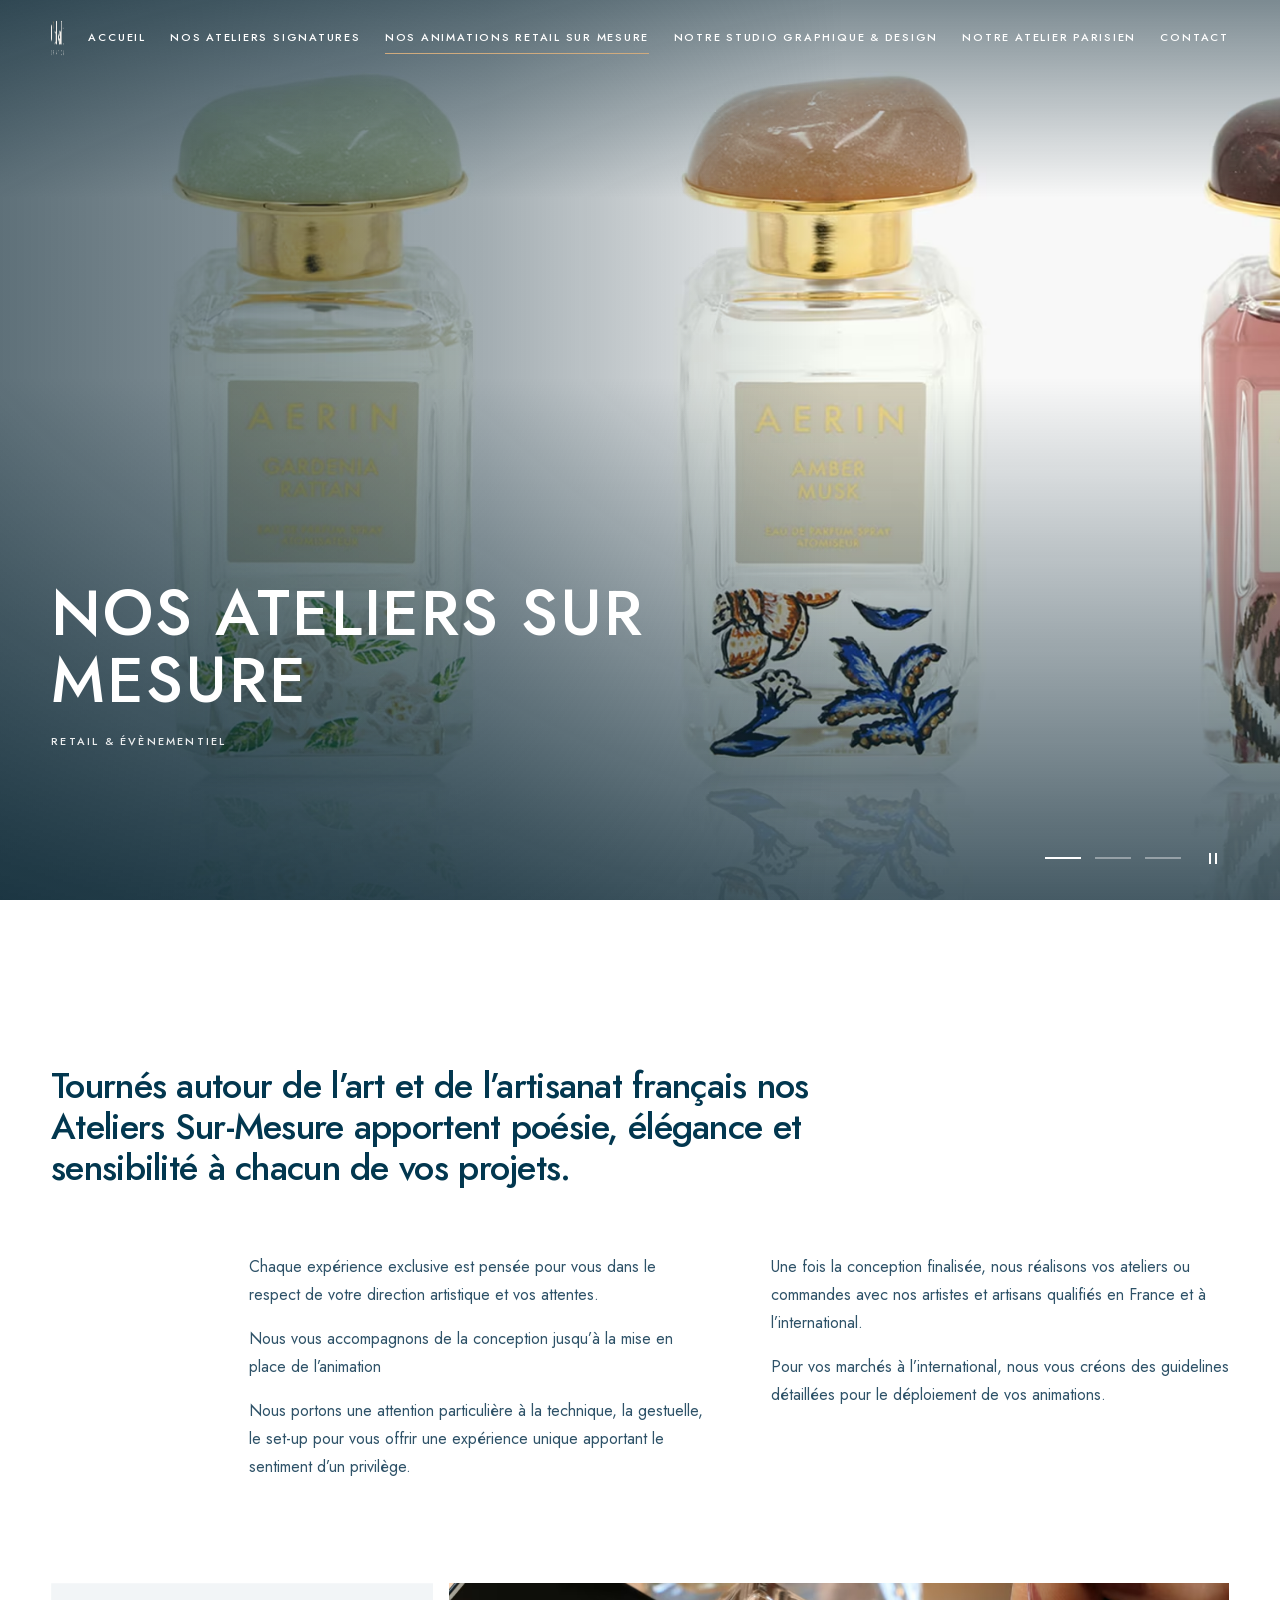
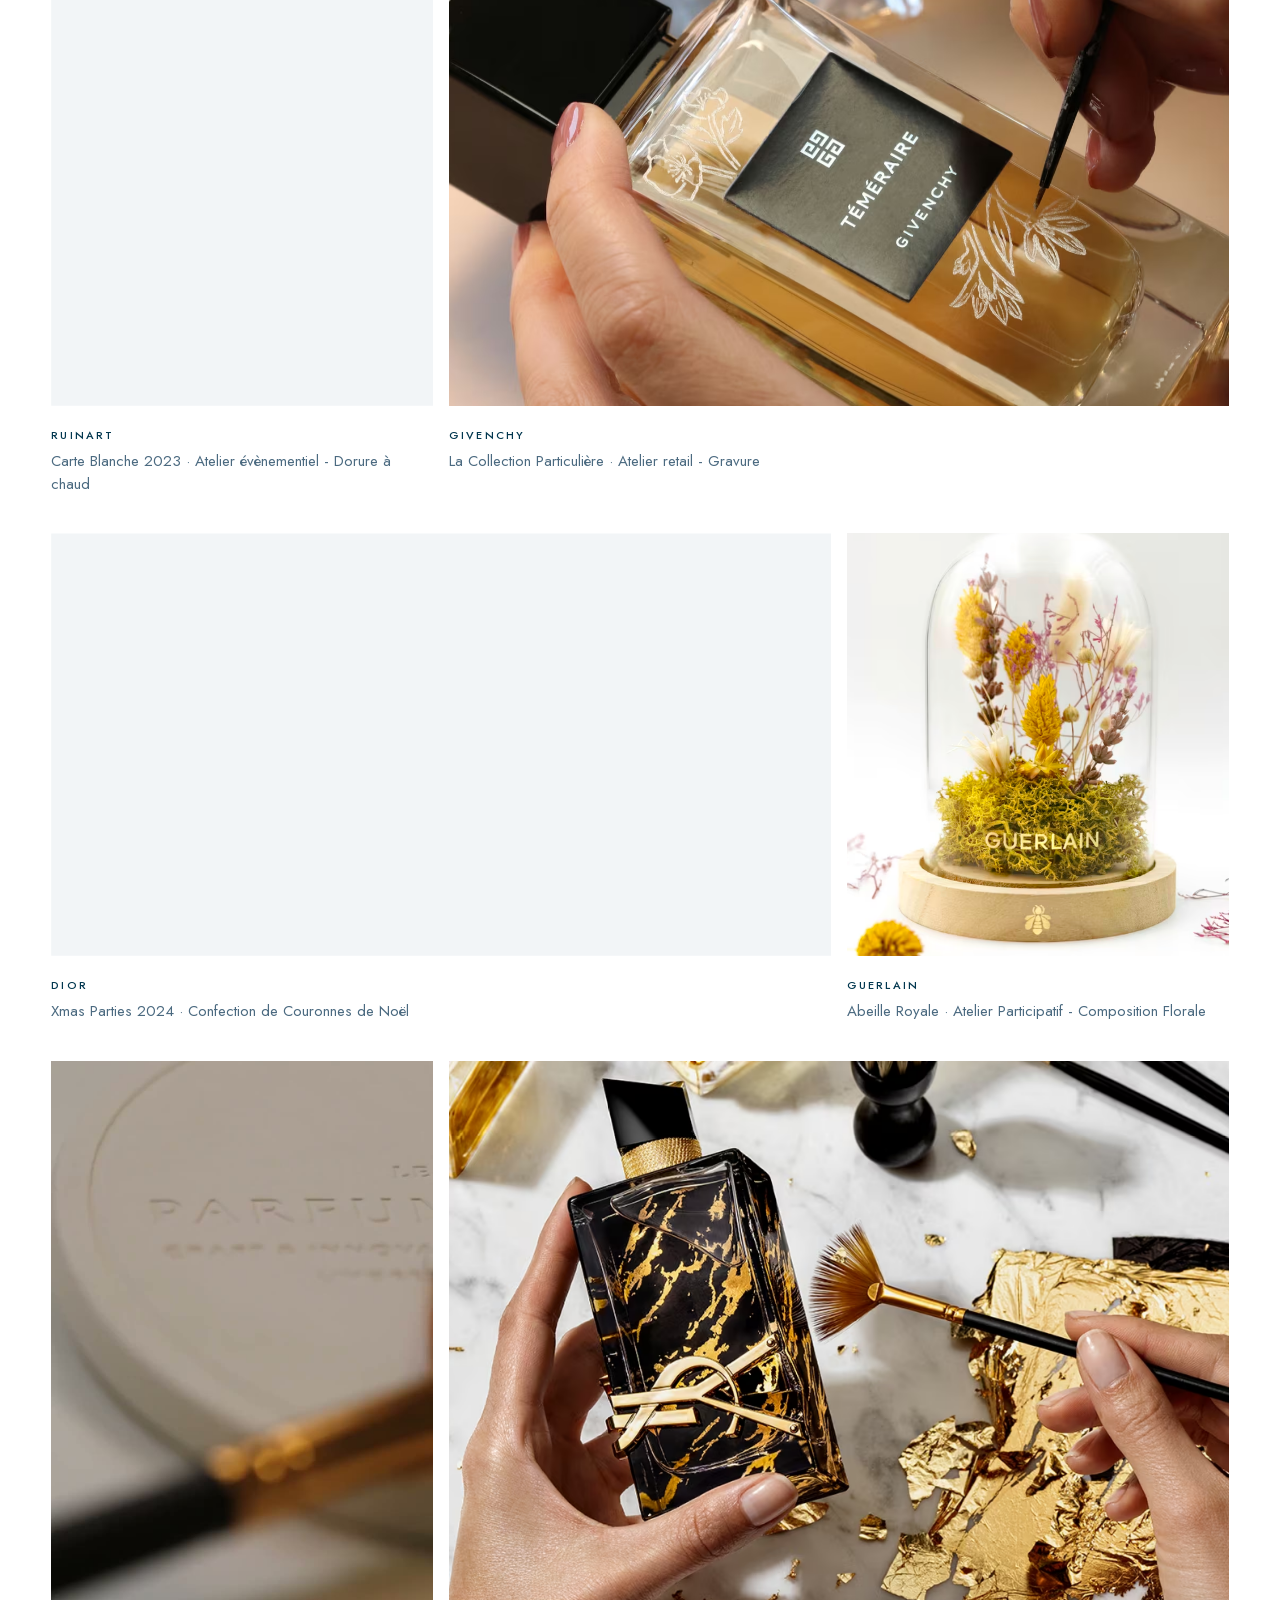
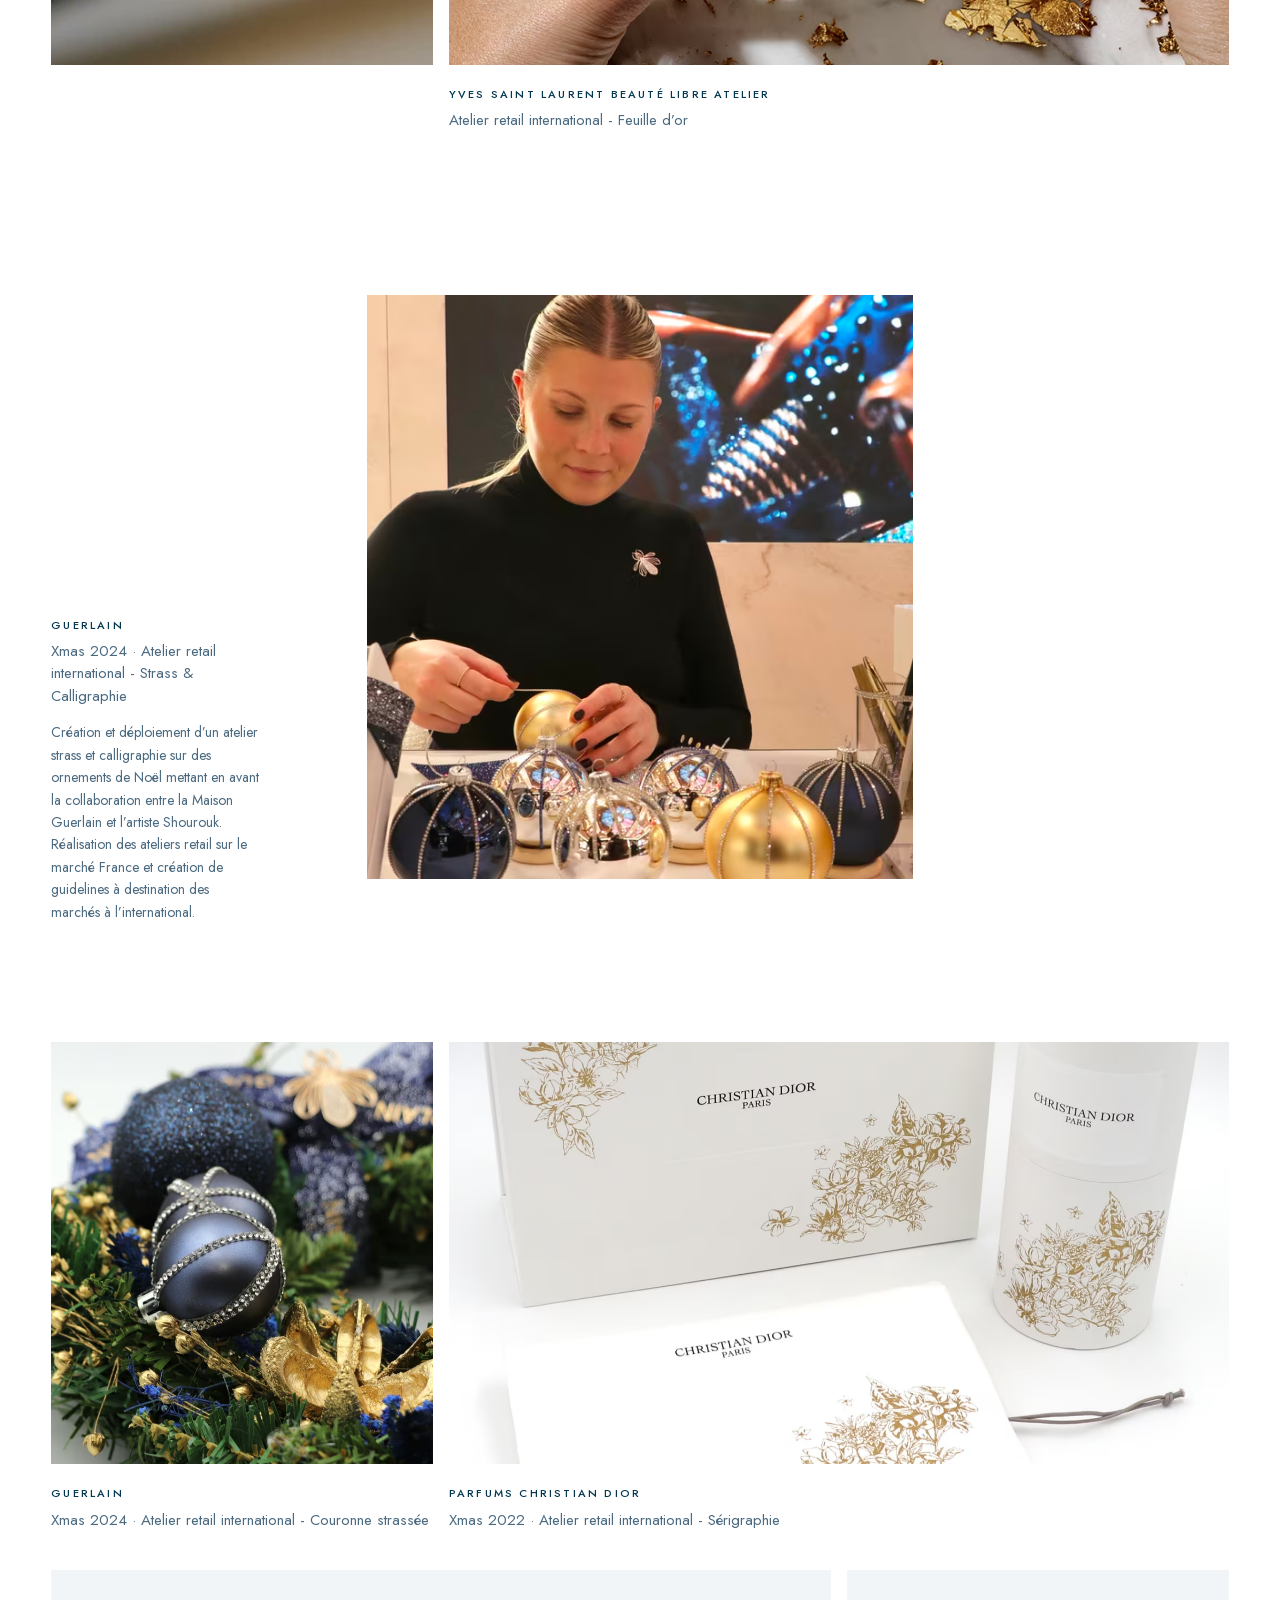
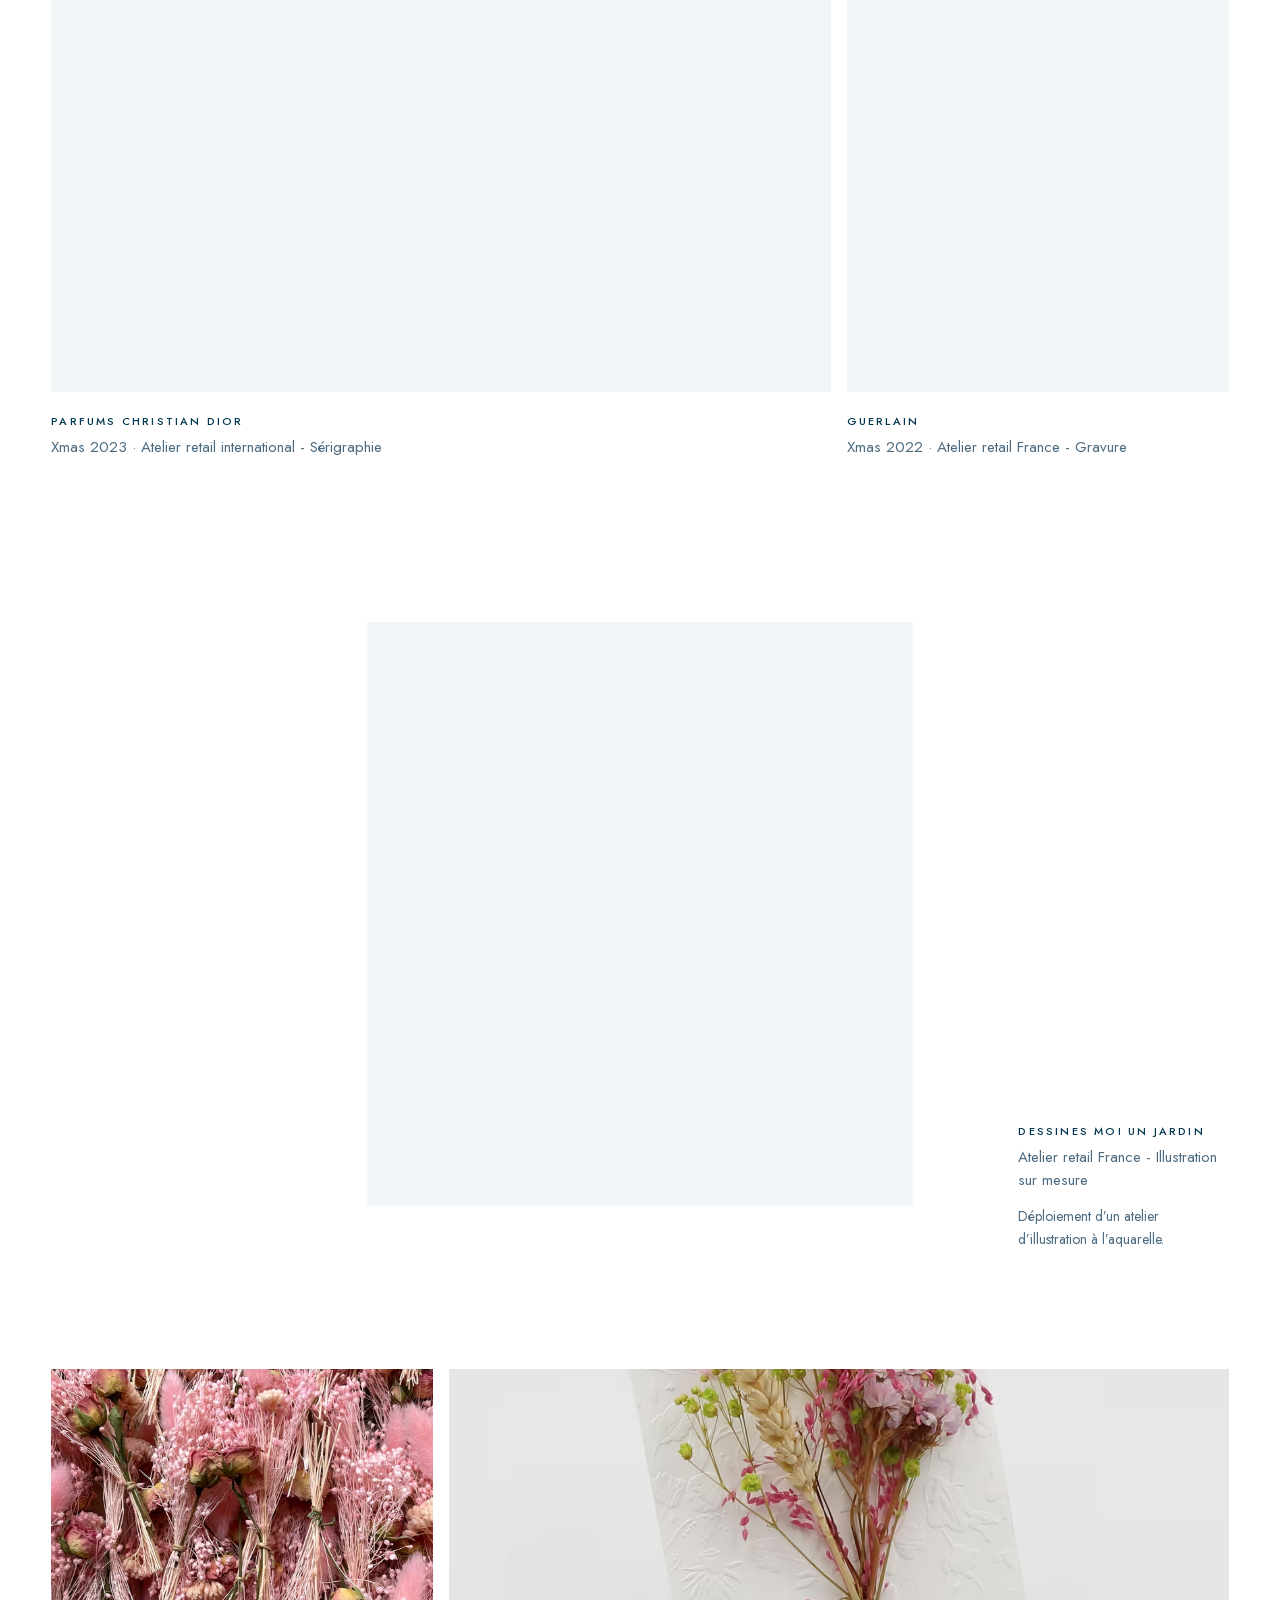
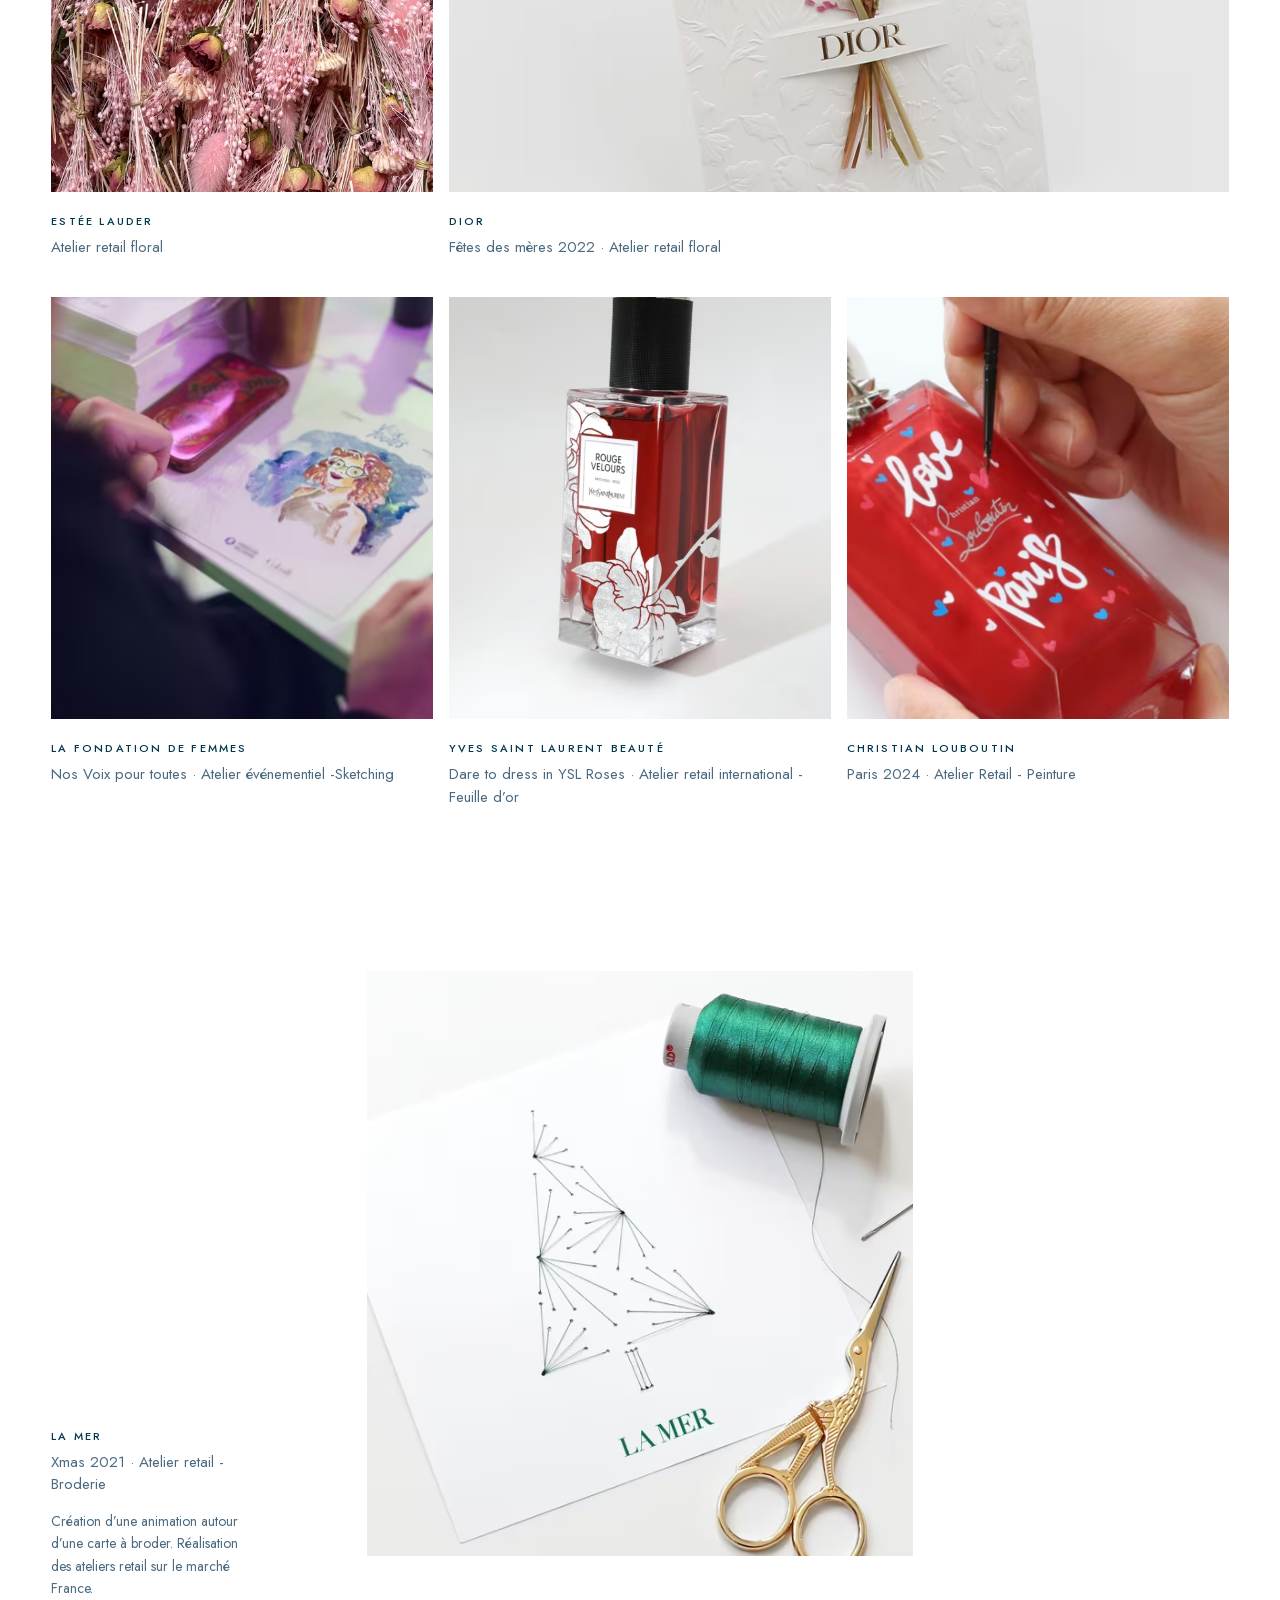
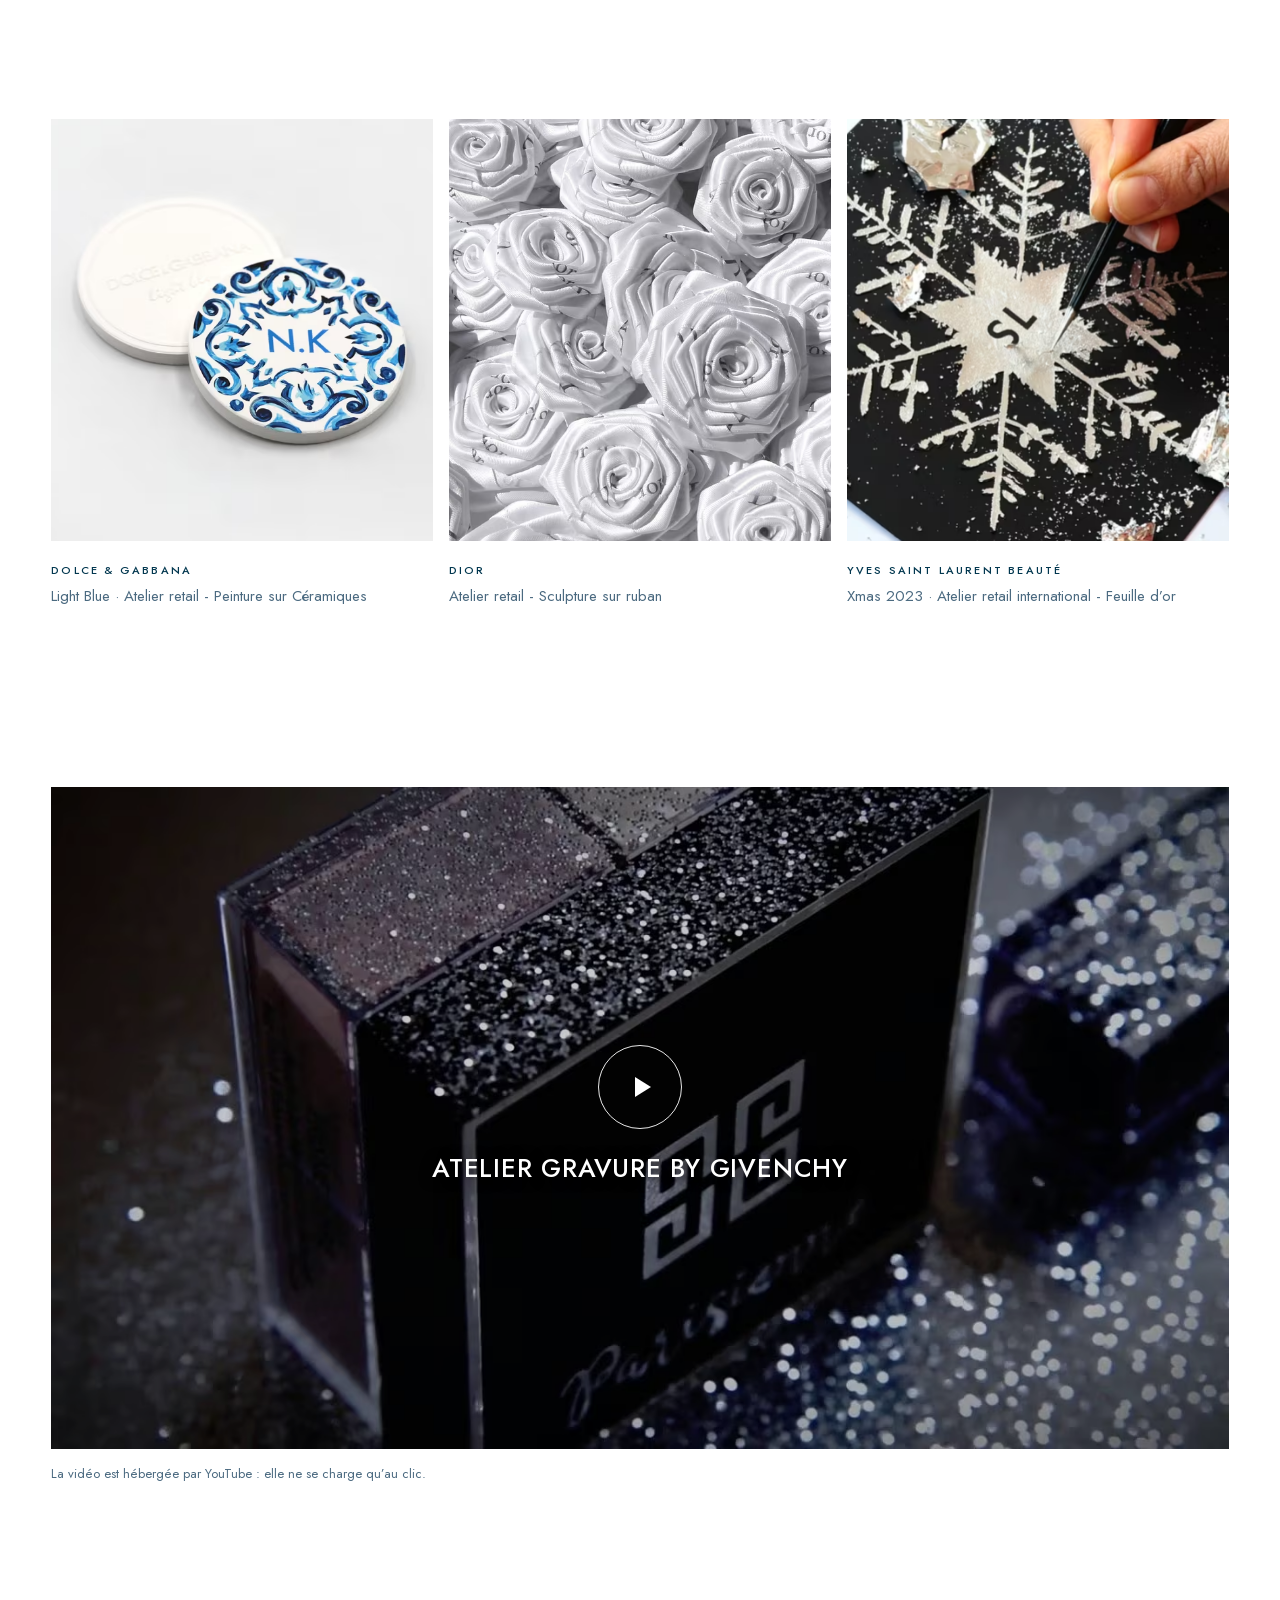
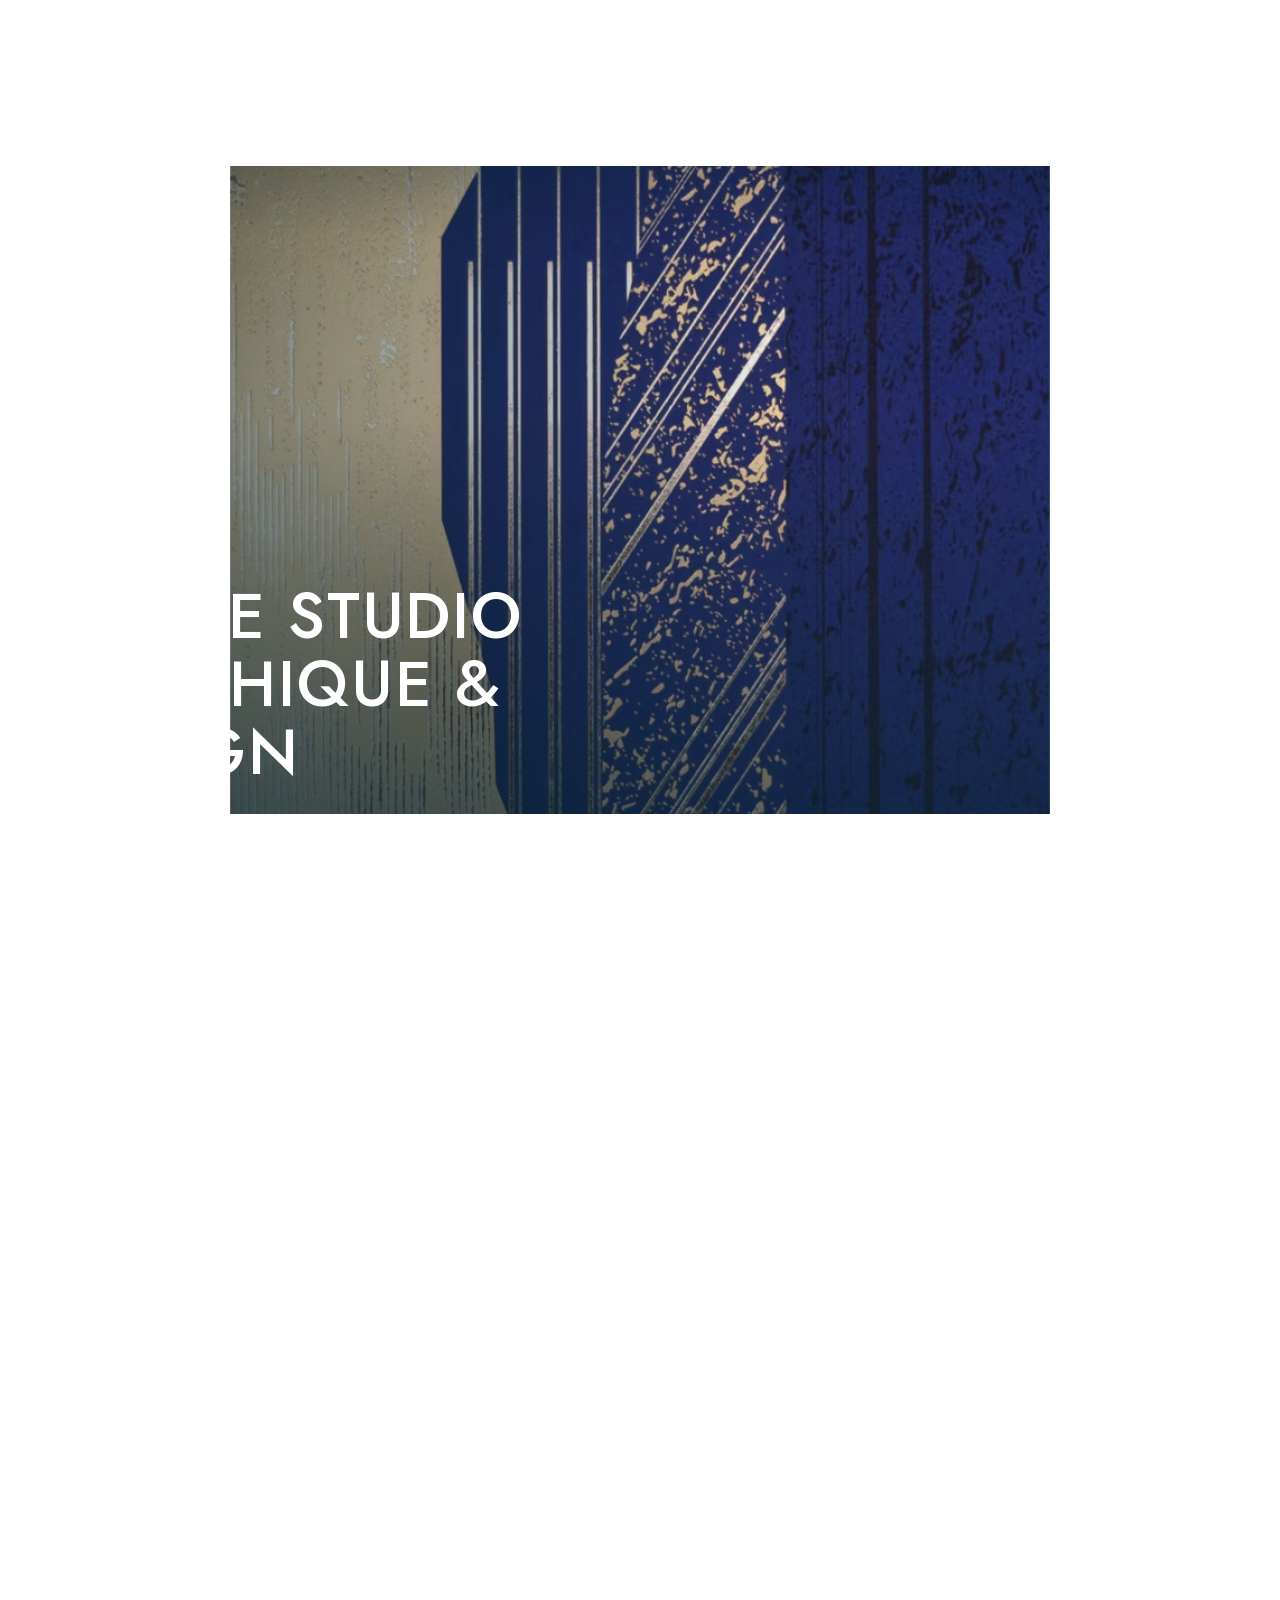
<file: ateliers-de-personnalisation/index.html>
<!doctype html>
<html lang="fr">
<head>
<meta charset="utf-8">
<meta name="viewport" content="width=device-width, initial-scale=1">
<title>Ateliers De Personnalisation | Cobalt Création | Paris</title>
<meta name="description" content="Création d&#x27;animations avec développement de guidelines pour un déploiement à l&#x27;international.
Nos engagements: qualité, constance, respect des codes du luxe, ponctualité, présentation soignée, sens de l&#x27;accueil, sourire, reporting client.">
<meta name="robots" content="noindex, nofollow">
<link rel="canonical" href="https://www.cobaltcreation.com/ateliers-de-personnalisation">
<meta name="theme-color" content="#ffffff">
<meta property="og:type" content="website">
<meta property="og:locale" content="fr_FR">
<meta property="og:site_name" content="Cobalt Création">
<meta property="og:title" content="Ateliers De Personnalisation | Cobalt Création | Paris">
<meta property="og:description" content="Création d&#x27;animations avec développement de guidelines pour un déploiement à l&#x27;international.
Nos engagements: qualité, constance, respect des codes du luxe, ponctualité, présentation soignée, sens de l&#x27;accueil, sourire, reporting client.">
<meta property="og:url" content="https://timoteoadrogue.github.io/cobalt-creation-site-v2/ateliers-de-personnalisation/">
<meta property="og:image" content="https://timoteoadrogue.github.io/cobalt-creation-site-v2/assets/media/572f520a8a4d-1920.jpg">
<link rel="icon" href="../assets/media/favicon-64.png" type="image/png">
<link rel="apple-touch-icon" href="../assets/media/apple-touch-icon.png">
<link rel="preload" href="../assets/fonts/jost.woff2" as="font" type="font/woff2" crossorigin>
<link rel="stylesheet" href="../assets/site.css">
<script>document.documentElement.classList.add('js');try{var pt=sessionStorage.getItem('cc-pt');if(pt){sessionStorage.removeItem('cc-pt');if(!matchMedia('(prefers-reduced-motion: reduce)').matches)document.documentElement.classList.add(pt==='img'?'pt-img':'pt-in')}}catch(e){}</script>
<script src="../assets/vendor/gsap.min.js" defer></script>
<script src="../assets/vendor/ScrollTrigger.min.js" defer></script>
<script src="../assets/vendor/lenis.min.js" defer></script>
<script src="../assets/site.js" defer></script>
</head>
<body class="p-rubric">
<a class="skip" href="#contenu">Aller au contenu</a>
<header class="hd is-over" data-header>
  <a class="hd__logo" href="../" aria-label="Cobalt Création, accueil">
    <img class="hd__logo-ink" src="../assets/media/logo-cobalt.png" width="653" height="337" alt="Cobalt Création">
    <img class="hd__logo-cream" src="../assets/media/logo-cobalt-creme.png" width="653" height="337" alt="" aria-hidden="true">
  </a>
  <nav class="hd__nav" aria-label="Navigation principale">
    <ul class="hd__list">
<li><a class="" href="../">Accueil</a></li>
<li><a class="" href="../creation-d-objet-unique/">Nos ateliers signatures</a></li>
<li><a class="" href="../ateliers-de-personnalisation/" aria-current="page">Nos animations retail sur mesure</a></li>
<li><a class="" href="../design-graphique-design-papier/">Notre studio graphique &amp; design</a></li>
<li><a class="" href="../coffrets-packaging/">Notre atelier parisien</a></li>
<li><a class="" href="../contact-feedback/">Contact</a></li>
    </ul>
  </nav>
  <button class="hd__menu" type="button" aria-expanded="false" aria-controls="menu"><span class="hd__burger" aria-hidden="true"></span><span data-menu-label>Menu</span></button>
</header>
<div class="menu" id="menu" data-menu data-lenis-prevent>
  <ul>
<li><a class="menu__link" href="../">Accueil</a></li>
<li><a class="menu__link" href="../creation-d-objet-unique/">Nos ateliers signatures</a></li>
<li><a class="menu__link" href="../ateliers-de-personnalisation/" aria-current="page">Nos animations retail sur mesure</a></li>
<li><a class="menu__link" href="../design-graphique-design-papier/">Notre studio graphique &amp; design</a></li>
<li><a class="menu__link" href="../coffrets-packaging/">Notre atelier parisien</a></li>
<li><a class="menu__link" href="../contact-feedback/">Contact</a></li>
  </ul>
  <div class="menu__foot">
    <p>35, Boulevard Berthier - 75017 Paris<br><a href="tel:+33144098185">+33 (0) 1 44 09 81 85</a><br><a href="mailto:contact@cobaltcreation.com">contact@cobaltcreation.com</a></p>
  </div>
</div>
<main id="contenu">
<section class="hero" data-banner tabindex="0" aria-roledescription="carrousel" aria-label="Diaporama, défilement automatique toutes les 3 secondes">
  <div class="hero__slides" data-slides><div class="sl is-on" role="group" aria-roledescription="diapositive" aria-label="1 sur 3"><picture><source type="image/avif" srcset="../assets/media/572f520a8a4d-x1280.avif 1280w, ../assets/media/572f520a8a4d-x1920.avif 1920w, ../assets/media/572f520a8a4d-x2560.avif 2560w, ../assets/media/572f520a8a4d-x5036.avif 5036w" sizes="max(100vw, calc(100vh * 4.693))"><img class="sl__img" src="../assets/media/572f520a8a4d-x1280.jpg" srcset="../assets/media/572f520a8a4d-x1280.jpg 1280w, ../assets/media/572f520a8a4d-x1920.jpg 1920w, ../assets/media/572f520a8a4d-x2560.jpg 2560w, ../assets/media/572f520a8a4d-x5036.jpg 5036w" sizes="max(100vw, calc(100vh * 4.693))" width="1280" height="273" alt="" loading="eager" decoding="async" fetchpriority="high"></picture></div><div class="sl" role="group" aria-roledescription="diapositive" aria-label="2 sur 3"><picture><source type="image/avif" srcset="../assets/media/fc0048d91a96-x1280.avif 1280w, ../assets/media/fc0048d91a96-x1920.avif 1920w, ../assets/media/fc0048d91a96-x2560.avif 2560w, ../assets/media/fc0048d91a96-x5162.avif 5162w, ../assets/media/fc0048d91a96-x8447.avif 8447w" sizes="max(100vw, calc(100vh * 4.693))"><img class="sl__img" src="../assets/media/fc0048d91a96-x1280.jpg" srcset="../assets/media/fc0048d91a96-x1280.jpg 1280w, ../assets/media/fc0048d91a96-x1920.jpg 1920w, ../assets/media/fc0048d91a96-x2560.jpg 2560w, ../assets/media/fc0048d91a96-x5162.jpg 5162w, ../assets/media/fc0048d91a96-x8447.jpg 8447w" sizes="max(100vw, calc(100vh * 4.693))" width="1280" height="273" alt="" loading="eager" decoding="async"></picture></div><div class="sl" role="group" aria-roledescription="diapositive" aria-label="3 sur 3"><picture><source type="image/avif" srcset="../assets/media/04ea566d7594-x1280.avif 1280w, ../assets/media/04ea566d7594-x1650.avif 1650w, ../assets/media/04ea566d7594-x1920.avif 1920w, ../assets/media/04ea566d7594-x2560.avif 2560w, ../assets/media/04ea566d7594-x2700.avif 2700w" sizes="max(100vw, calc(100vh * 1.500))"><img class="sl__img" src="../assets/media/04ea566d7594-x1280.jpg" srcset="../assets/media/04ea566d7594-x1280.jpg 1280w, ../assets/media/04ea566d7594-x1650.jpg 1650w, ../assets/media/04ea566d7594-x1920.jpg 1920w, ../assets/media/04ea566d7594-x2560.jpg 2560w, ../assets/media/04ea566d7594-x2700.jpg 2700w" sizes="max(100vw, calc(100vh * 1.500))" width="1280" height="853" alt="" loading="lazy" decoding="async"></picture></div></div>
  
  <div class="hero__shade" aria-hidden="true"></div>
  <div class="hero__content wrap" data-hero-content>
    <h1 class="hero__title hero__title--page"><span class="split">NOS ATELIERS SUR MESURE</span><span class="hero__kicker hero__kicker--after">RETAIL &amp; ÉVÈNEMENTIEL</span></h1>
    
  </div>
  <div class="hero__foot wrap">
    
    <div class="bn__ctrl"><button class="bn__dot" type="button" aria-label="Image 1 sur 3"><span></span></button><button class="bn__dot" type="button" aria-label="Image 2 sur 3"><span></span></button><button class="bn__dot" type="button" aria-label="Image 3 sur 3"><span></span></button><button class="bn__pp" type="button" aria-label="Mettre le diaporama en pause"><span></span></button></div>
  </div>
</section>
<section class="intro">
  <div class="wrap intro__in">
    <p class="intro__lead split">Tournés autour de l’art et de l’artisanat français nos Ateliers Sur-Mesure apportent poésie, élégance et sensibilité à chacun de vos projets.</p>
    <div class="intro__rest" data-reveal><p>Chaque expérience exclusive est pensée pour vous dans le respect de votre direction artistique et vos attentes.</p><p>Nous vous accompagnons de la conception jusqu’à la mise en place de l’animation</p><p>Nous portons une attention particulière à la technique, la gestuelle, le set-up pour vous offrir une expérience unique apportant le sentiment d’un privilège.</p><p>Une fois la conception finalisée, nous réalisons vos ateliers ou commandes avec nos artistes et artisans qualifiés en France et à l’international.</p><p>Pour vos marchés à l’international, nous vous créons des guidelines détaillées pour le déploiement de vos animations.</p></div>
  </div>
</section>
<section class="works" aria-label="Réalisations">
  <div class="wrap">
    <div class="mosaic"><figure class="tile s1" id="piece-1" data-wipe><a class="tile__link" href="#piece-1" data-lb="1" data-item='{&quot;t&quot;: &quot;Ruinart&quot;, &quot;s&quot;: &quot;Carte Blanche 2023\nAtelier évènementiel - Dorure à chaud&quot;, &quot;d&quot;: &quot;Création et réalisation d’un atelier de personnalisation de dorure à chaud au Carreau du Temple.&quot;, &quot;jpg&quot;: &quot;../assets/media/0a2355af026d-1536.jpg&quot;, &quot;avif&quot;: &quot;../assets/media/0a2355af026d-1536.avif&quot;, &quot;alt&quot;: &quot;Ruinart, Carte Blanche 2023, Atelier évènementiel - Dorure à chaud&quot;}' aria-label="Agrandir : Ruinart, Carte Blanche 2023, Atelier évènementiel - Dorure à chaud"><picture><source type="image/avif" srcset="../assets/media/0a2355af026d-800.avif 800w, ../assets/media/0a2355af026d-1536.avif 1536w" sizes="(max-width: 767px) 72vw, 32vw"><img class="tile__img" src="../assets/media/0a2355af026d-800.jpg" srcset="../assets/media/0a2355af026d-800.jpg 800w, ../assets/media/0a2355af026d-1536.jpg 1536w" sizes="(max-width: 767px) 72vw, 32vw" width="800" height="800" alt="Ruinart, Carte Blanche 2023, Atelier évènementiel - Dorure à chaud" loading="lazy" decoding="async"></picture></a><figcaption class="tile__meta"><span class="tile__t">Ruinart</span><span class="tile__s">Carte Blanche 2023 · Atelier évènementiel - Dorure à chaud</span><span class="tile__d">Création et réalisation d’un atelier de personnalisation de dorure à chaud au Carreau du Temple.</span></figcaption></figure><figure class="tile s2" id="piece-2" data-wipe><a class="tile__link" href="#piece-2" data-lb="2" data-item='{&quot;t&quot;: &quot;Givenchy&quot;, &quot;s&quot;: &quot;La Collection Particulière\nAtelier retail - Gravure&quot;, &quot;d&quot;: &quot;Création d’illustrations sur-mesure, réalisées en gravure sur verre, pour La Collection Particulière à l’espace Pic Antin des Galeries Lafayette Haussmann&quot;, &quot;jpg&quot;: &quot;../assets/media/ed1e4c8ec7b2-1600.jpg&quot;, &quot;avif&quot;: &quot;../assets/media/ed1e4c8ec7b2-1600.avif&quot;, &quot;alt&quot;: &quot;Givenchy, La Collection Particulière, Atelier retail - Gravure&quot;}' aria-label="Agrandir : Givenchy, La Collection Particulière, Atelier retail - Gravure"><picture><source type="image/avif" srcset="../assets/media/ed1e4c8ec7b2-800.avif 800w, ../assets/media/ed1e4c8ec7b2-1600.avif 1600w" sizes="(max-width: 767px) 100vw, 64vw"><img class="tile__img" src="../assets/media/ed1e4c8ec7b2-800.jpg" srcset="../assets/media/ed1e4c8ec7b2-800.jpg 800w, ../assets/media/ed1e4c8ec7b2-1600.jpg 1600w" sizes="(max-width: 767px) 100vw, 64vw" width="800" height="800" alt="Givenchy, La Collection Particulière, Atelier retail - Gravure" loading="lazy" decoding="async"></picture></a><figcaption class="tile__meta"><span class="tile__t">Givenchy</span><span class="tile__s">La Collection Particulière · Atelier retail - Gravure</span><span class="tile__d">Création d’illustrations sur-mesure, réalisées en gravure sur verre, pour La Collection Particulière à l’espace Pic Antin des Galeries Lafayette Haussmann</span></figcaption></figure><figure class="tile s2" id="piece-3" data-wipe><a class="tile__link" href="#piece-3" data-lb="3" data-item='{&quot;t&quot;: &quot;Dior&quot;, &quot;s&quot;: &quot;Xmas Parties 2024\nConfection de Couronnes de Noël&quot;, &quot;d&quot;: &quot;Réalisation de couronnes de Noël en fleurs et végétaux séchés pour les Xmas Parties 2024 en France.&quot;, &quot;jpg&quot;: &quot;../assets/media/63471216a14a-1600.jpg&quot;, &quot;avif&quot;: &quot;../assets/media/63471216a14a-1600.avif&quot;, &quot;alt&quot;: &quot;Dior, Xmas Parties 2024, Confection de Couronnes de Noël&quot;}' aria-label="Agrandir : Dior, Xmas Parties 2024, Confection de Couronnes de Noël"><picture><source type="image/avif" srcset="../assets/media/63471216a14a-800.avif 800w, ../assets/media/63471216a14a-1600.avif 1600w" sizes="(max-width: 767px) 100vw, 64vw"><img class="tile__img" src="../assets/media/63471216a14a-800.jpg" srcset="../assets/media/63471216a14a-800.jpg 800w, ../assets/media/63471216a14a-1600.jpg 1600w" sizes="(max-width: 767px) 100vw, 64vw" width="800" height="1200" alt="Dior, Xmas Parties 2024, Confection de Couronnes de Noël" loading="lazy" decoding="async"></picture></a><figcaption class="tile__meta"><span class="tile__t">Dior</span><span class="tile__s">Xmas Parties 2024 · Confection de Couronnes de Noël</span><span class="tile__d">Réalisation de couronnes de Noël en fleurs et végétaux séchés pour les Xmas Parties 2024 en France.</span></figcaption></figure><figure class="tile s1" id="piece-4" data-wipe><a class="tile__link" href="#piece-4" data-lb="4" data-item='{&quot;t&quot;: &quot;Guerlain&quot;, &quot;s&quot;: &quot;Abeille Royale\nAtelier Participatif - Composition Florale&quot;, &quot;d&quot;: &quot;Création et mise en place d’un atelier participatif au siège de la Maison Guerlain pour la nouvelle crème riche Abeille Royale.&quot;, &quot;jpg&quot;: &quot;../assets/media/74d21afe5a7d-1600.jpg&quot;, &quot;avif&quot;: &quot;../assets/media/74d21afe5a7d-1600.avif&quot;, &quot;alt&quot;: &quot;Guerlain, Abeille Royale, Atelier Participatif - Composition Florale&quot;}' aria-label="Agrandir : Guerlain, Abeille Royale, Atelier Participatif - Composition Florale"><picture><source type="image/avif" srcset="../assets/media/74d21afe5a7d-800.avif 800w, ../assets/media/74d21afe5a7d-1600.avif 1600w" sizes="(max-width: 767px) 72vw, 32vw"><img class="tile__img" src="../assets/media/74d21afe5a7d-800.jpg" srcset="../assets/media/74d21afe5a7d-800.jpg 800w, ../assets/media/74d21afe5a7d-1600.jpg 1600w" sizes="(max-width: 767px) 72vw, 32vw" width="800" height="800" alt="Guerlain, Abeille Royale, Atelier Participatif - Composition Florale" loading="lazy" decoding="async"></picture></a><figcaption class="tile__meta"><span class="tile__t">Guerlain</span><span class="tile__s">Abeille Royale · Atelier Participatif - Composition Florale</span><span class="tile__d">Création et mise en place d’un atelier participatif au siège de la Maison Guerlain pour la nouvelle crème riche Abeille Royale.</span></figcaption></figure></div><div class="mosaic mosaic--tall"><figure class="tile s1 tile--video" data-wipe><video data-autoplay muted loop playsinline preload="none" poster="../assets/media/atelier-video-poster.jpg" aria-label="Film d’atelier : gaufrage à la main"><source src="../assets/media/atelier-video-720.mp4" type="video/mp4"></video><button class="tile__play" type="button">Lire le film</button></figure><figure class="tile s2" id="piece-5" data-wipe><a class="tile__link" href="#piece-5" data-lb="5" data-item='{&quot;t&quot;: &quot;Yves Saint Laurent Beauté Libre Atelier&quot;, &quot;s&quot;: &quot;Atelier retail international - Feuille d’or&quot;, &quot;d&quot;: &quot;Création et développement d’un atelier de personnalisation en feuille d’or. Réalisation de guidelines à destination des marchés à l’international.&quot;, &quot;jpg&quot;: &quot;../assets/media/7a570846d817-1080.jpg&quot;, &quot;avif&quot;: &quot;../assets/media/7a570846d817-1080.avif&quot;, &quot;alt&quot;: &quot;Yves Saint Laurent Beauté Libre Atelier, Atelier retail international - Feuille d’or&quot;}' aria-label="Agrandir : Yves Saint Laurent Beauté Libre Atelier, Atelier retail international - Feuille d’or"><picture><source type="image/avif" srcset="../assets/media/7a570846d817-800.avif 800w, ../assets/media/7a570846d817-1080.avif 1080w" sizes="(max-width: 767px) 100vw, 64vw"><img class="tile__img" src="../assets/media/7a570846d817-800.jpg" srcset="../assets/media/7a570846d817-800.jpg 800w, ../assets/media/7a570846d817-1080.jpg 1080w" sizes="(max-width: 767px) 100vw, 64vw" width="800" height="904" alt="Yves Saint Laurent Beauté Libre Atelier, Atelier retail international - Feuille d’or" loading="lazy" decoding="async"></picture></a><figcaption class="tile__meta"><span class="tile__t">Yves Saint Laurent Beauté Libre Atelier</span><span class="tile__s">Atelier retail international - Feuille d’or</span><span class="tile__d">Création et développement d’un atelier de personnalisation en feuille d’or. Réalisation de guidelines à destination des marchés à l’international.</span></figcaption></figure></div><figure class="plate" id="piece-6" style="--ar:1.000" data-plate><a class="plate__link" href="#piece-6" data-lb="6" data-item='{&quot;t&quot;: &quot;Guerlain&quot;, &quot;s&quot;: &quot;Xmas 2024\nAtelier retail international - Strass &amp; Calligraphie&quot;, &quot;d&quot;: &quot;Création et déploiement d’un atelier strass et calligraphie sur des ornements de Noël mettant en avant la collaboration entre la Maison Guerlain et l’artiste Shourouk.\n\nRéalisation des ateliers retail sur le marché France et création de guidelines à destination des marchés à l’international.&quot;, &quot;jpg&quot;: &quot;../assets/media/6cf80f2f42c2-1600.jpg&quot;, &quot;avif&quot;: &quot;../assets/media/6cf80f2f42c2-1600.avif&quot;, &quot;alt&quot;: &quot;Guerlain, Xmas 2024, Atelier retail international - Strass &amp; Calligraphie&quot;}' aria-label="Agrandir : Guerlain, Xmas 2024, Atelier retail international - Strass &amp; Calligraphie"><picture><source type="image/avif" srcset="../assets/media/6cf80f2f42c2-800.avif 800w, ../assets/media/6cf80f2f42c2-1600.avif 1600w, ../assets/media/v2/6cf80f2f42c2-v1900.avif 1900w" sizes="(max-width: 767px) 100vw, calc(86vh * 1.000)"><img class="plate__img" src="../assets/media/6cf80f2f42c2-800.jpg" srcset="../assets/media/6cf80f2f42c2-800.jpg 800w, ../assets/media/6cf80f2f42c2-1600.jpg 1600w, ../assets/media/v2/6cf80f2f42c2-v1900.jpg 1900w" sizes="(max-width: 767px) 100vw, calc(86vh * 1.000)" width="800" height="800" alt="Guerlain, Xmas 2024, Atelier retail international - Strass &amp; Calligraphie" loading="lazy" decoding="async"></picture></a><figcaption class="plate__meta tile__meta"><span class="tile__t">Guerlain</span><span class="tile__s">Xmas 2024 · Atelier retail international - Strass &amp; Calligraphie</span><span class="tile__d">Création et déploiement d’un atelier strass et calligraphie sur des ornements de Noël mettant en avant la collaboration entre la Maison Guerlain et l’artiste Shourouk.

Réalisation des ateliers retail sur le marché France et création de guidelines à destination des marchés à l’international.</span></figcaption></figure><div class="mosaic"><figure class="tile s1" id="piece-7" data-wipe><a class="tile__link" href="#piece-7" data-lb="7" data-item='{&quot;t&quot;: &quot;Guerlain&quot;, &quot;s&quot;: &quot;Xmas 2024\nAtelier retail international - Couronne strassée&quot;, &quot;d&quot;: &quot;Création et développement d’une couronne de Noël personnalisable inspirées de l’univers de Shourouk.\n\nRéalisation des ateliers retail sur le marché France et création de guidelines à destination des marchés à l’international.&quot;, &quot;jpg&quot;: &quot;../assets/media/21ebdcbfb258-1600.jpg&quot;, &quot;avif&quot;: &quot;../assets/media/21ebdcbfb258-1600.avif&quot;, &quot;alt&quot;: &quot;Guerlain, Xmas 2024, Atelier retail international - Couronne strassée&quot;}' aria-label="Agrandir : Guerlain, Xmas 2024, Atelier retail international - Couronne strassée"><picture><source type="image/avif" srcset="../assets/media/21ebdcbfb258-800.avif 800w, ../assets/media/21ebdcbfb258-1600.avif 1600w" sizes="(max-width: 767px) 72vw, 32vw"><img class="tile__img" src="../assets/media/21ebdcbfb258-800.jpg" srcset="../assets/media/21ebdcbfb258-800.jpg 800w, ../assets/media/21ebdcbfb258-1600.jpg 1600w" sizes="(max-width: 767px) 72vw, 32vw" width="800" height="1200" alt="Guerlain, Xmas 2024, Atelier retail international - Couronne strassée" loading="lazy" decoding="async"></picture></a><figcaption class="tile__meta"><span class="tile__t">Guerlain</span><span class="tile__s">Xmas 2024 · Atelier retail international - Couronne strassée</span><span class="tile__d">Création et développement d’une couronne de Noël personnalisable inspirées de l’univers de Shourouk.

Réalisation des ateliers retail sur le marché France et création de guidelines à destination des marchés à l’international.</span></figcaption></figure><figure class="tile s2" id="piece-8" data-wipe><a class="tile__link" href="#piece-8" data-lb="8" data-item='{&quot;t&quot;: &quot;Parfums Christian Dior&quot;, &quot;s&quot;: &quot;Xmas 2022\nAtelier retail international - Sérigraphie&quot;, &quot;d&quot;: &quot;Création et développement d’un atelier sérigraphie mettant en avant les illustrations de Pietro Ruffo pour Christian Dior Parfums.\n\nRéalisation des ateliers retail sur le marché France et création de guidelines à destination des marchés à l’international.&quot;, &quot;jpg&quot;: &quot;../assets/media/7292a8f80e8e-1600.jpg&quot;, &quot;avif&quot;: &quot;../assets/media/7292a8f80e8e-1600.avif&quot;, &quot;alt&quot;: &quot;Parfums Christian Dior, Xmas 2022, Atelier retail international - Sérigraphie&quot;}' aria-label="Agrandir : Parfums Christian Dior, Xmas 2022, Atelier retail international - Sérigraphie"><picture><source type="image/avif" srcset="../assets/media/7292a8f80e8e-800.avif 800w, ../assets/media/7292a8f80e8e-1600.avif 1600w" sizes="(max-width: 767px) 100vw, 64vw"><img class="tile__img" src="../assets/media/7292a8f80e8e-800.jpg" srcset="../assets/media/7292a8f80e8e-800.jpg 800w, ../assets/media/7292a8f80e8e-1600.jpg 1600w" sizes="(max-width: 767px) 100vw, 64vw" width="800" height="740" alt="Parfums Christian Dior, Xmas 2022, Atelier retail international - Sérigraphie" loading="lazy" decoding="async"></picture></a><figcaption class="tile__meta"><span class="tile__t">Parfums Christian Dior</span><span class="tile__s">Xmas 2022 · Atelier retail international - Sérigraphie</span><span class="tile__d">Création et développement d’un atelier sérigraphie mettant en avant les illustrations de Pietro Ruffo pour Christian Dior Parfums.

Réalisation des ateliers retail sur le marché France et création de guidelines à destination des marchés à l’international.</span></figcaption></figure><figure class="tile s2" id="piece-9" data-wipe><a class="tile__link" href="#piece-9" data-lb="9" data-item='{&quot;t&quot;: &quot;Parfums Christian Dior&quot;, &quot;s&quot;: &quot;Xmas 2023\nAtelier retail international - Sérigraphie&quot;, &quot;d&quot;: &quot;Création et développement d’un atelier sérigraphie mettant en avant les illustrations de Pietro Ruffo pour Christian Dior Parfums.\n\nRéalisation des ateliers retail sur le marché France et création de guidelines à destination des marchés à l’international.&quot;, &quot;jpg&quot;: &quot;../assets/media/5cfc64452c58-1193.jpg&quot;, &quot;avif&quot;: &quot;../assets/media/5cfc64452c58-1193.avif&quot;, &quot;alt&quot;: &quot;Parfums Christian Dior, Xmas 2023, Atelier retail international - Sérigraphie&quot;}' aria-label="Agrandir : Parfums Christian Dior, Xmas 2023, Atelier retail international - Sérigraphie"><picture><source type="image/avif" srcset="../assets/media/5cfc64452c58-800.avif 800w, ../assets/media/5cfc64452c58-1193.avif 1193w" sizes="(max-width: 767px) 100vw, 64vw"><img class="tile__img" src="../assets/media/5cfc64452c58-800.jpg" srcset="../assets/media/5cfc64452c58-800.jpg 800w, ../assets/media/5cfc64452c58-1193.jpg 1193w" sizes="(max-width: 767px) 100vw, 64vw" width="800" height="1279" alt="Parfums Christian Dior, Xmas 2023, Atelier retail international - Sérigraphie" loading="lazy" decoding="async"></picture></a><figcaption class="tile__meta"><span class="tile__t">Parfums Christian Dior</span><span class="tile__s">Xmas 2023 · Atelier retail international - Sérigraphie</span><span class="tile__d">Création et développement d’un atelier sérigraphie mettant en avant les illustrations de Pietro Ruffo pour Christian Dior Parfums.

Réalisation des ateliers retail sur le marché France et création de guidelines à destination des marchés à l’international.</span></figcaption></figure><figure class="tile s1" id="piece-10" data-wipe><a class="tile__link" href="#piece-10" data-lb="10" data-item='{&quot;t&quot;: &quot;Guerlain&quot;, &quot;s&quot;: &quot;Xmas 2022\nAtelier retail France - Gravure&quot;, &quot;d&quot;: &quot;Déploiement de notre atelier signature en gravure verre.&quot;, &quot;jpg&quot;: &quot;../assets/media/7369d54d1d91-1600.jpg&quot;, &quot;avif&quot;: &quot;../assets/media/7369d54d1d91-1600.avif&quot;, &quot;alt&quot;: &quot;Guerlain, Xmas 2022, Atelier retail France - Gravure&quot;}' aria-label="Agrandir : Guerlain, Xmas 2022, Atelier retail France - Gravure"><picture><source type="image/avif" srcset="../assets/media/7369d54d1d91-800.avif 800w, ../assets/media/7369d54d1d91-1600.avif 1600w" sizes="(max-width: 767px) 72vw, 32vw"><img class="tile__img" src="../assets/media/7369d54d1d91-800.jpg" srcset="../assets/media/7369d54d1d91-800.jpg 800w, ../assets/media/7369d54d1d91-1600.jpg 1600w" sizes="(max-width: 767px) 72vw, 32vw" width="800" height="800" alt="Guerlain, Xmas 2022, Atelier retail France - Gravure" loading="lazy" decoding="async"></picture></a><figcaption class="tile__meta"><span class="tile__t">Guerlain</span><span class="tile__s">Xmas 2022 · Atelier retail France - Gravure</span><span class="tile__d">Déploiement de notre atelier signature en gravure verre.</span></figcaption></figure></div><figure class="plate" id="piece-11" style="--ar:1.000" data-plate><a class="plate__link" href="#piece-11" data-lb="11" data-item='{&quot;t&quot;: &quot;Dessines moi un jardin&quot;, &quot;s&quot;: &quot;Atelier retail France - Illustration sur mesure&quot;, &quot;d&quot;: &quot;Déploiement d’un atelier d’illustration à l’aquarelle.&quot;, &quot;jpg&quot;: &quot;../assets/media/1b5254f09cf6-1600.jpg&quot;, &quot;avif&quot;: &quot;../assets/media/1b5254f09cf6-1600.avif&quot;, &quot;alt&quot;: &quot;Dessines moi un jardin, Atelier retail France - Illustration sur mesure&quot;}' aria-label="Agrandir : Dessines moi un jardin, Atelier retail France - Illustration sur mesure"><picture><source type="image/avif" srcset="../assets/media/1b5254f09cf6-800.avif 800w, ../assets/media/1b5254f09cf6-1600.avif 1600w, ../assets/media/v2/1b5254f09cf6-v1900.avif 1900w" sizes="(max-width: 767px) 100vw, calc(86vh * 1.000)"><img class="plate__img" src="../assets/media/1b5254f09cf6-800.jpg" srcset="../assets/media/1b5254f09cf6-800.jpg 800w, ../assets/media/1b5254f09cf6-1600.jpg 1600w, ../assets/media/v2/1b5254f09cf6-v1900.jpg 1900w" sizes="(max-width: 767px) 100vw, calc(86vh * 1.000)" width="800" height="800" alt="Dessines moi un jardin, Atelier retail France - Illustration sur mesure" loading="lazy" decoding="async"></picture></a><figcaption class="plate__meta tile__meta"><span class="tile__t">Dessines moi un jardin</span><span class="tile__s">Atelier retail France - Illustration sur mesure</span><span class="tile__d">Déploiement d’un atelier d’illustration à l’aquarelle.</span></figcaption></figure><div class="mosaic"><figure class="tile s1" id="piece-12" data-wipe><a class="tile__link" href="#piece-12" data-lb="12" data-item='{&quot;t&quot;: &quot;Estée Lauder&quot;, &quot;s&quot;: &quot;Atelier retail floral&quot;, &quot;d&quot;: &quot;Création d’une animation de composition florale en point de vente.&quot;, &quot;jpg&quot;: &quot;../assets/media/ec8e7301c5aa-1600.jpg&quot;, &quot;avif&quot;: &quot;../assets/media/ec8e7301c5aa-1600.avif&quot;, &quot;alt&quot;: &quot;Estée Lauder, Atelier retail floral&quot;}' aria-label="Agrandir : Estée Lauder, Atelier retail floral"><picture><source type="image/avif" srcset="../assets/media/ec8e7301c5aa-800.avif 800w, ../assets/media/ec8e7301c5aa-1600.avif 1600w" sizes="(max-width: 767px) 72vw, 32vw"><img class="tile__img" src="../assets/media/ec8e7301c5aa-800.jpg" srcset="../assets/media/ec8e7301c5aa-800.jpg 800w, ../assets/media/ec8e7301c5aa-1600.jpg 1600w" sizes="(max-width: 767px) 72vw, 32vw" width="800" height="800" alt="Estée Lauder, Atelier retail floral" loading="lazy" decoding="async"></picture></a><figcaption class="tile__meta"><span class="tile__t">Estée Lauder</span><span class="tile__s">Atelier retail floral</span><span class="tile__d">Création d’une animation de composition florale en point de vente.</span></figcaption></figure><figure class="tile s2" id="piece-13" data-wipe><a class="tile__link" href="#piece-13" data-lb="13" data-item='{&quot;t&quot;: &quot;Dior&quot;, &quot;s&quot;: &quot;Fêtes des mères 2022\nAtelier retail floral&quot;, &quot;d&quot;: &quot;Création et développement d’une carte florale gaufrée et d’une animation florale.\n\nCréation de guidelines à destination des marchés à l’international et distribution sur le marché France.&quot;, &quot;jpg&quot;: &quot;../assets/media/afd6c00c7502-1600.jpg&quot;, &quot;avif&quot;: &quot;../assets/media/afd6c00c7502-1600.avif&quot;, &quot;alt&quot;: &quot;Dior, Fêtes des mères 2022, Atelier retail floral&quot;}' aria-label="Agrandir : Dior, Fêtes des mères 2022, Atelier retail floral"><picture><source type="image/avif" srcset="../assets/media/afd6c00c7502-800.avif 800w, ../assets/media/afd6c00c7502-1600.avif 1600w" sizes="(max-width: 767px) 100vw, 64vw"><img class="tile__img" src="../assets/media/afd6c00c7502-800.jpg" srcset="../assets/media/afd6c00c7502-800.jpg 800w, ../assets/media/afd6c00c7502-1600.jpg 1600w" sizes="(max-width: 767px) 100vw, 64vw" width="800" height="800" alt="Dior, Fêtes des mères 2022, Atelier retail floral" loading="lazy" decoding="async"></picture></a><figcaption class="tile__meta"><span class="tile__t">Dior</span><span class="tile__s">Fêtes des mères 2022 · Atelier retail floral</span><span class="tile__d">Création et développement d’une carte florale gaufrée et d’une animation florale.

Création de guidelines à destination des marchés à l’international et distribution sur le marché France.</span></figcaption></figure><figure class="tile s1" id="piece-14" data-wipe><a class="tile__link" href="#piece-14" data-lb="14" data-item='{&quot;t&quot;: &quot;La Fondation de Femmes&quot;, &quot;s&quot;: &quot;Nos Voix pour toutes\nAtelier événementiel -Sketching&quot;, &quot;d&quot;: &quot;Réalisation d’un atelier sketching événementiel lors du premier grand concert caritatif \&quot;Nos Voix pour Toutes\&quot; dédié aux droits des femmes et à la lutte contre les violences.&quot;, &quot;jpg&quot;: &quot;../assets/media/04ea566d7594-1600.jpg&quot;, &quot;avif&quot;: &quot;../assets/media/04ea566d7594-1600.avif&quot;, &quot;alt&quot;: &quot;La Fondation de Femmes, Nos Voix pour toutes, Atelier événementiel -Sketching&quot;}' aria-label="Agrandir : La Fondation de Femmes, Nos Voix pour toutes, Atelier événementiel -Sketching"><picture><source type="image/avif" srcset="../assets/media/04ea566d7594-800.avif 800w, ../assets/media/04ea566d7594-1600.avif 1600w" sizes="(max-width: 767px) 72vw, 32vw"><img class="tile__img" src="../assets/media/04ea566d7594-800.jpg" srcset="../assets/media/04ea566d7594-800.jpg 800w, ../assets/media/04ea566d7594-1600.jpg 1600w" sizes="(max-width: 767px) 72vw, 32vw" width="800" height="533" alt="La Fondation de Femmes, Nos Voix pour toutes, Atelier événementiel -Sketching" loading="lazy" decoding="async"></picture></a><figcaption class="tile__meta"><span class="tile__t">La Fondation de Femmes</span><span class="tile__s">Nos Voix pour toutes · Atelier événementiel -Sketching</span><span class="tile__d">Réalisation d’un atelier sketching événementiel lors du premier grand concert caritatif &quot;Nos Voix pour Toutes&quot; dédié aux droits des femmes et à la lutte contre les violences.</span></figcaption></figure><figure class="tile s1" id="piece-15" data-wipe><a class="tile__link" href="#piece-15" data-lb="15" data-item='{&quot;t&quot;: &quot;Yves Saint Laurent Beauté&quot;, &quot;s&quot;: &quot;Dare to dress in YSL Roses\nAtelier retail international - Feuille d’or&quot;, &quot;d&quot;: &quot;Création et développement d’un atelier de personnalisation à la feuille d’argent pour Le Vestiaire des Parfums.\n\nRéalisation des ateliers retail sur le marché France et création de guidelines à destination des marchés à l’international.&quot;, &quot;jpg&quot;: &quot;../assets/media/39dbacd2bb23-1600.jpg&quot;, &quot;avif&quot;: &quot;../assets/media/39dbacd2bb23-1600.avif&quot;, &quot;alt&quot;: &quot;Yves Saint Laurent Beauté, Dare to dress in YSL Roses, Atelier retail international - Feuille d’or&quot;}' aria-label="Agrandir : Yves Saint Laurent Beauté, Dare to dress in YSL Roses, Atelier retail international - Feuille d’or"><picture><source type="image/avif" srcset="../assets/media/39dbacd2bb23-800.avif 800w, ../assets/media/39dbacd2bb23-1600.avif 1600w" sizes="(max-width: 767px) 72vw, 32vw"><img class="tile__img" src="../assets/media/39dbacd2bb23-800.jpg" srcset="../assets/media/39dbacd2bb23-800.jpg 800w, ../assets/media/39dbacd2bb23-1600.jpg 1600w" sizes="(max-width: 767px) 72vw, 32vw" width="800" height="940" alt="Yves Saint Laurent Beauté, Dare to dress in YSL Roses, Atelier retail international - Feuille d’or" loading="lazy" decoding="async"></picture></a><figcaption class="tile__meta"><span class="tile__t">Yves Saint Laurent Beauté</span><span class="tile__s">Dare to dress in YSL Roses · Atelier retail international - Feuille d’or</span><span class="tile__d">Création et développement d’un atelier de personnalisation à la feuille d’argent pour Le Vestiaire des Parfums.

Réalisation des ateliers retail sur le marché France et création de guidelines à destination des marchés à l’international.</span></figcaption></figure><figure class="tile s1" id="piece-16" data-wipe><a class="tile__link" href="#piece-16" data-lb="16" data-item='{&quot;t&quot;: &quot;Christian Louboutin&quot;, &quot;s&quot;: &quot;Paris 2024\nAtelier Retail - Peinture&quot;, &quot;d&quot;: &quot;Création et développement d’un atelier de personnalisation à la peinture pour les Jeux Olympiques de Paris 2024\n\nRéalisation des guidelines retail sur le marché France.&quot;, &quot;jpg&quot;: &quot;../assets/media/2f4e467c21b7-1600.jpg&quot;, &quot;avif&quot;: &quot;../assets/media/2f4e467c21b7-1600.avif&quot;, &quot;alt&quot;: &quot;Christian Louboutin, Paris 2024, Atelier Retail - Peinture&quot;}' aria-label="Agrandir : Christian Louboutin, Paris 2024, Atelier Retail - Peinture"><picture><source type="image/avif" srcset="../assets/media/2f4e467c21b7-800.avif 800w, ../assets/media/2f4e467c21b7-1600.avif 1600w" sizes="(max-width: 767px) 72vw, 32vw"><img class="tile__img" src="../assets/media/2f4e467c21b7-800.jpg" srcset="../assets/media/2f4e467c21b7-800.jpg 800w, ../assets/media/2f4e467c21b7-1600.jpg 1600w" sizes="(max-width: 767px) 72vw, 32vw" width="800" height="549" alt="Christian Louboutin, Paris 2024, Atelier Retail - Peinture" loading="lazy" decoding="async"></picture></a><figcaption class="tile__meta"><span class="tile__t">Christian Louboutin</span><span class="tile__s">Paris 2024 · Atelier Retail - Peinture</span><span class="tile__d">Création et développement d’un atelier de personnalisation à la peinture pour les Jeux Olympiques de Paris 2024

Réalisation des guidelines retail sur le marché France.</span></figcaption></figure></div><figure class="plate" id="piece-17" style="--ar:1.000" data-plate><a class="plate__link" href="#piece-17" data-lb="17" data-item='{&quot;t&quot;: &quot;La Mer&quot;, &quot;s&quot;: &quot;Xmas 2021\nAtelier retail - Broderie&quot;, &quot;d&quot;: &quot;Création d’une animation autour d’une carte à broder.\n\nRéalisation des ateliers retail sur le marché France.&quot;, &quot;jpg&quot;: &quot;../assets/media/844fbc42bf78-1600.jpg&quot;, &quot;avif&quot;: &quot;../assets/media/844fbc42bf78-1600.avif&quot;, &quot;alt&quot;: &quot;La Mer, Xmas 2021, Atelier retail - Broderie&quot;}' aria-label="Agrandir : La Mer, Xmas 2021, Atelier retail - Broderie"><picture><source type="image/avif" srcset="../assets/media/844fbc42bf78-800.avif 800w, ../assets/media/844fbc42bf78-1600.avif 1600w, ../assets/media/v2/844fbc42bf78-v1901.avif 1901w" sizes="(max-width: 767px) 100vw, calc(86vh * 1.000)"><img class="plate__img" src="../assets/media/844fbc42bf78-800.jpg" srcset="../assets/media/844fbc42bf78-800.jpg 800w, ../assets/media/844fbc42bf78-1600.jpg 1600w, ../assets/media/v2/844fbc42bf78-v1901.jpg 1901w" sizes="(max-width: 767px) 100vw, calc(86vh * 1.000)" width="800" height="800" alt="La Mer, Xmas 2021, Atelier retail - Broderie" loading="lazy" decoding="async"></picture></a><figcaption class="plate__meta tile__meta"><span class="tile__t">La Mer</span><span class="tile__s">Xmas 2021 · Atelier retail - Broderie</span><span class="tile__d">Création d’une animation autour d’une carte à broder.

Réalisation des ateliers retail sur le marché France.</span></figcaption></figure><div class="mosaic"><figure class="tile s1" id="piece-18" data-wipe><a class="tile__link" href="#piece-18" data-lb="18" data-item='{&quot;t&quot;: &quot;Dolce &amp; Gabbana&quot;, &quot;s&quot;: &quot;Light Blue\nAtelier retail - Peinture sur Céramiques&quot;, &quot;d&quot;: &quot;Création et développement d’un atelier de peinture sur céramique pour les Galeries Lafayettes Haussmann.\n\nRéalisation des ateliers retail sur le marché France et création de guidelines à destination des marchés à l’international.&quot;, &quot;jpg&quot;: &quot;../assets/media/afd5abd662e7-1600.jpg&quot;, &quot;avif&quot;: &quot;../assets/media/afd5abd662e7-1600.avif&quot;, &quot;alt&quot;: &quot;Dolce &amp; Gabbana, Light Blue, Atelier retail - Peinture sur Céramiques&quot;}' aria-label="Agrandir : Dolce &amp; Gabbana, Light Blue, Atelier retail - Peinture sur Céramiques"><picture><source type="image/avif" srcset="../assets/media/afd5abd662e7-800.avif 800w, ../assets/media/afd5abd662e7-1600.avif 1600w" sizes="(max-width: 767px) 72vw, 32vw"><img class="tile__img" src="../assets/media/afd5abd662e7-800.jpg" srcset="../assets/media/afd5abd662e7-800.jpg 800w, ../assets/media/afd5abd662e7-1600.jpg 1600w" sizes="(max-width: 767px) 72vw, 32vw" width="800" height="800" alt="Dolce &amp; Gabbana, Light Blue, Atelier retail - Peinture sur Céramiques" loading="lazy" decoding="async"></picture></a><figcaption class="tile__meta"><span class="tile__t">Dolce &amp; Gabbana</span><span class="tile__s">Light Blue · Atelier retail - Peinture sur Céramiques</span><span class="tile__d">Création et développement d’un atelier de peinture sur céramique pour les Galeries Lafayettes Haussmann.

Réalisation des ateliers retail sur le marché France et création de guidelines à destination des marchés à l’international.</span></figcaption></figure><figure class="tile s1" id="piece-19" data-wipe><a class="tile__link" href="#piece-19" data-lb="19" data-item='{&quot;t&quot;: &quot;Dior&quot;, &quot;s&quot;: &quot;Atelier retail - Sculpture sur ruban&quot;, &quot;d&quot;: &quot;Création d’une sculpture reprenant la rose emblématique de la Maison Dior.\n\nDéploiement sur&quot;, &quot;jpg&quot;: &quot;../assets/media/81f2c99f7310-1600.jpg&quot;, &quot;avif&quot;: &quot;../assets/media/81f2c99f7310-1600.avif&quot;, &quot;alt&quot;: &quot;Dior, Atelier retail - Sculpture sur ruban&quot;}' aria-label="Agrandir : Dior, Atelier retail - Sculpture sur ruban"><picture><source type="image/avif" srcset="../assets/media/81f2c99f7310-800.avif 800w, ../assets/media/81f2c99f7310-1600.avif 1600w" sizes="(max-width: 767px) 72vw, 32vw"><img class="tile__img" src="../assets/media/81f2c99f7310-800.jpg" srcset="../assets/media/81f2c99f7310-800.jpg 800w, ../assets/media/81f2c99f7310-1600.jpg 1600w" sizes="(max-width: 767px) 72vw, 32vw" width="800" height="800" alt="Dior, Atelier retail - Sculpture sur ruban" loading="lazy" decoding="async"></picture></a><figcaption class="tile__meta"><span class="tile__t">Dior</span><span class="tile__s">Atelier retail - Sculpture sur ruban</span><span class="tile__d">Création d’une sculpture reprenant la rose emblématique de la Maison Dior.

Déploiement sur</span></figcaption></figure><figure class="tile s1" id="piece-20" data-wipe><a class="tile__link" href="#piece-20" data-lb="20" data-item='{&quot;t&quot;: &quot;Yves Saint Laurent Beauté&quot;, &quot;s&quot;: &quot;Xmas 2023\nAtelier retail international - Feuille d’or&quot;, &quot;d&quot;: &quot;Création d’un atelier de personnalisation la feuille d’or argent.\n\nRéalisation des ateliers retail sur le marché France et création de guidelines à destination des marchés à l’international.&quot;, &quot;jpg&quot;: &quot;../assets/media/ee0a7756216d-1600.jpg&quot;, &quot;avif&quot;: &quot;../assets/media/ee0a7756216d-1600.avif&quot;, &quot;alt&quot;: &quot;Yves Saint Laurent Beauté, Xmas 2023, Atelier retail international - Feuille d’or&quot;}' aria-label="Agrandir : Yves Saint Laurent Beauté, Xmas 2023, Atelier retail international - Feuille d’or"><picture><source type="image/avif" srcset="../assets/media/ee0a7756216d-800.avif 800w, ../assets/media/ee0a7756216d-1600.avif 1600w" sizes="(max-width: 767px) 72vw, 32vw"><img class="tile__img" src="../assets/media/ee0a7756216d-800.jpg" srcset="../assets/media/ee0a7756216d-800.jpg 800w, ../assets/media/ee0a7756216d-1600.jpg 1600w" sizes="(max-width: 767px) 72vw, 32vw" width="800" height="620" alt="Yves Saint Laurent Beauté, Xmas 2023, Atelier retail international - Feuille d’or" loading="lazy" decoding="async"></picture></a><figcaption class="tile__meta"><span class="tile__t">Yves Saint Laurent Beauté</span><span class="tile__s">Xmas 2023 · Atelier retail international - Feuille d’or</span><span class="tile__d">Création d’un atelier de personnalisation la feuille d’or argent.

Réalisation des ateliers retail sur le marché France et création de guidelines à destination des marchés à l’international.</span></figcaption></figure></div>
  </div>
</section>
<section class="film" aria-labelledby="film-t">
  <div class="wrap">
    <div class="film__frame" data-film="PG_bCMPUA3M" data-title="Atelier Gravure by Givenchy">
      <button class="film__btn" type="button" aria-describedby="film-n"><picture><source type="image/avif" srcset="../assets/media/givenchy-film-1280.avif"><img src="../assets/media/givenchy-film-1280.jpg" width="1280" height="720" alt="" loading="lazy" decoding="async"></picture>
        <span class="film__label"><span class="film__icon" aria-hidden="true"></span><strong id="film-t">Atelier Gravure by Givenchy</strong><span class="sr-only">Lire la vidéo</span></span></button>
    </div>
    <p class="film__note" id="film-n">La vidéo est hébergée par YouTube : elle ne se charge qu’au clic.</p>
  </div>
</section>
<div class="nx" data-nx>
  <a class="next" href="../design-graphique-design-papier/">
    <span class="next__media" aria-hidden="true" data-nx-media><picture><source type="image/avif" srcset="../assets/media/56d6a37866f5-x733.avif 733w, ../assets/media/56d6a37866f5-x1200.avif 1200w, ../assets/media/56d6a37866f5-x1280.avif 1280w, ../assets/media/56d6a37866f5-x1920.avif 1920w, ../assets/media/56d6a37866f5-x1980.avif 1980w" sizes="max(100vw, calc(100vh * 0.666))"><img class="next__img" src="../assets/media/56d6a37866f5-x733.jpg" srcset="../assets/media/56d6a37866f5-x733.jpg 733w, ../assets/media/56d6a37866f5-x1200.jpg 1200w, ../assets/media/56d6a37866f5-x1280.jpg 1280w, ../assets/media/56d6a37866f5-x1920.jpg 1920w, ../assets/media/56d6a37866f5-x1980.jpg 1980w" sizes="max(100vw, calc(100vh * 0.666))" width="733" height="1100" alt="" loading="lazy" decoding="async"></picture><span class="hero__shade"></span></span>
    <span class="next__in wrap"><span class="next__k">Rubrique suivante</span><span class="next__t">Notre studio graphique &amp; design</span></span>
  </a>
</div>
</main>
<div class="end" data-end>
<section class="callout" aria-labelledby="callout-t">
  <div class="wrap" data-end-in>
    <a class="callout__big" href="../contact-feedback/" id="callout-t"><span class="split">Nous contacter</span><span class="callout__arrow" aria-hidden="true">&rarr;</span></a>
    <p class="callout__ways"><a href="tel:+33144098185">+33 (0) 1 44 09 81 85</a><a href="mailto:contact@cobaltcreation.com">contact@cobaltcreation.com</a></p>
  </div>
</section><footer class="ft">
  <div class="wrap ft__in">
    <img src="../assets/media/logo-cobalt-creme.png" width="653" height="337" alt="Cobalt Création" loading="lazy">
    <div>
      <p class="ft__name">Agence Cobalt Création</p>
      <p class="ft__addr"><span>35, Boulevard Berthier - 75017 Paris</span><span class="ft__sep"> / </span><span><a href="tel:+33144098185">+33 (0) 1 44 09 81 85</a></span><span class="ft__sep"> / </span><span><a href="mailto:contact@cobaltcreation.com">contact@cobaltcreation.com</a></span></p>
      <p>Horaires d’ouverture : 9h30 - 18h30</p>
    </div>
    <p class="ft__links"><a href="https://www.instagram.com/cobaltcreation/" rel="noopener" target="_blank">Instagram</a><a href="../politique-de-confidentialite/">Politique de confidentialité</a></p>
  </div>
</footer>
</div>
<dialog class="lb" data-lightbox aria-label="Réalisation agrandie" data-lenis-prevent>
  <div class="lb__stage"><picture><source type="image/avif"><img alt=""></picture></div>
  <div class="lb__meta"><h2 class="lb__t"></h2><p class="lb__s"></p><p class="lb__d"></p>
    <p class="lb__nav"><button class="lb__btn lb__prev" type="button" aria-label="Réalisation précédente">&larr;</button><span class="lb__count" aria-live="polite"></span><button class="lb__btn lb__next" type="button" aria-label="Réalisation suivante">&rarr;</button></p></div>
  <button class="lb__btn lb__close" type="button">Fermer</button>
</dialog>
</body>
</html>
</file>
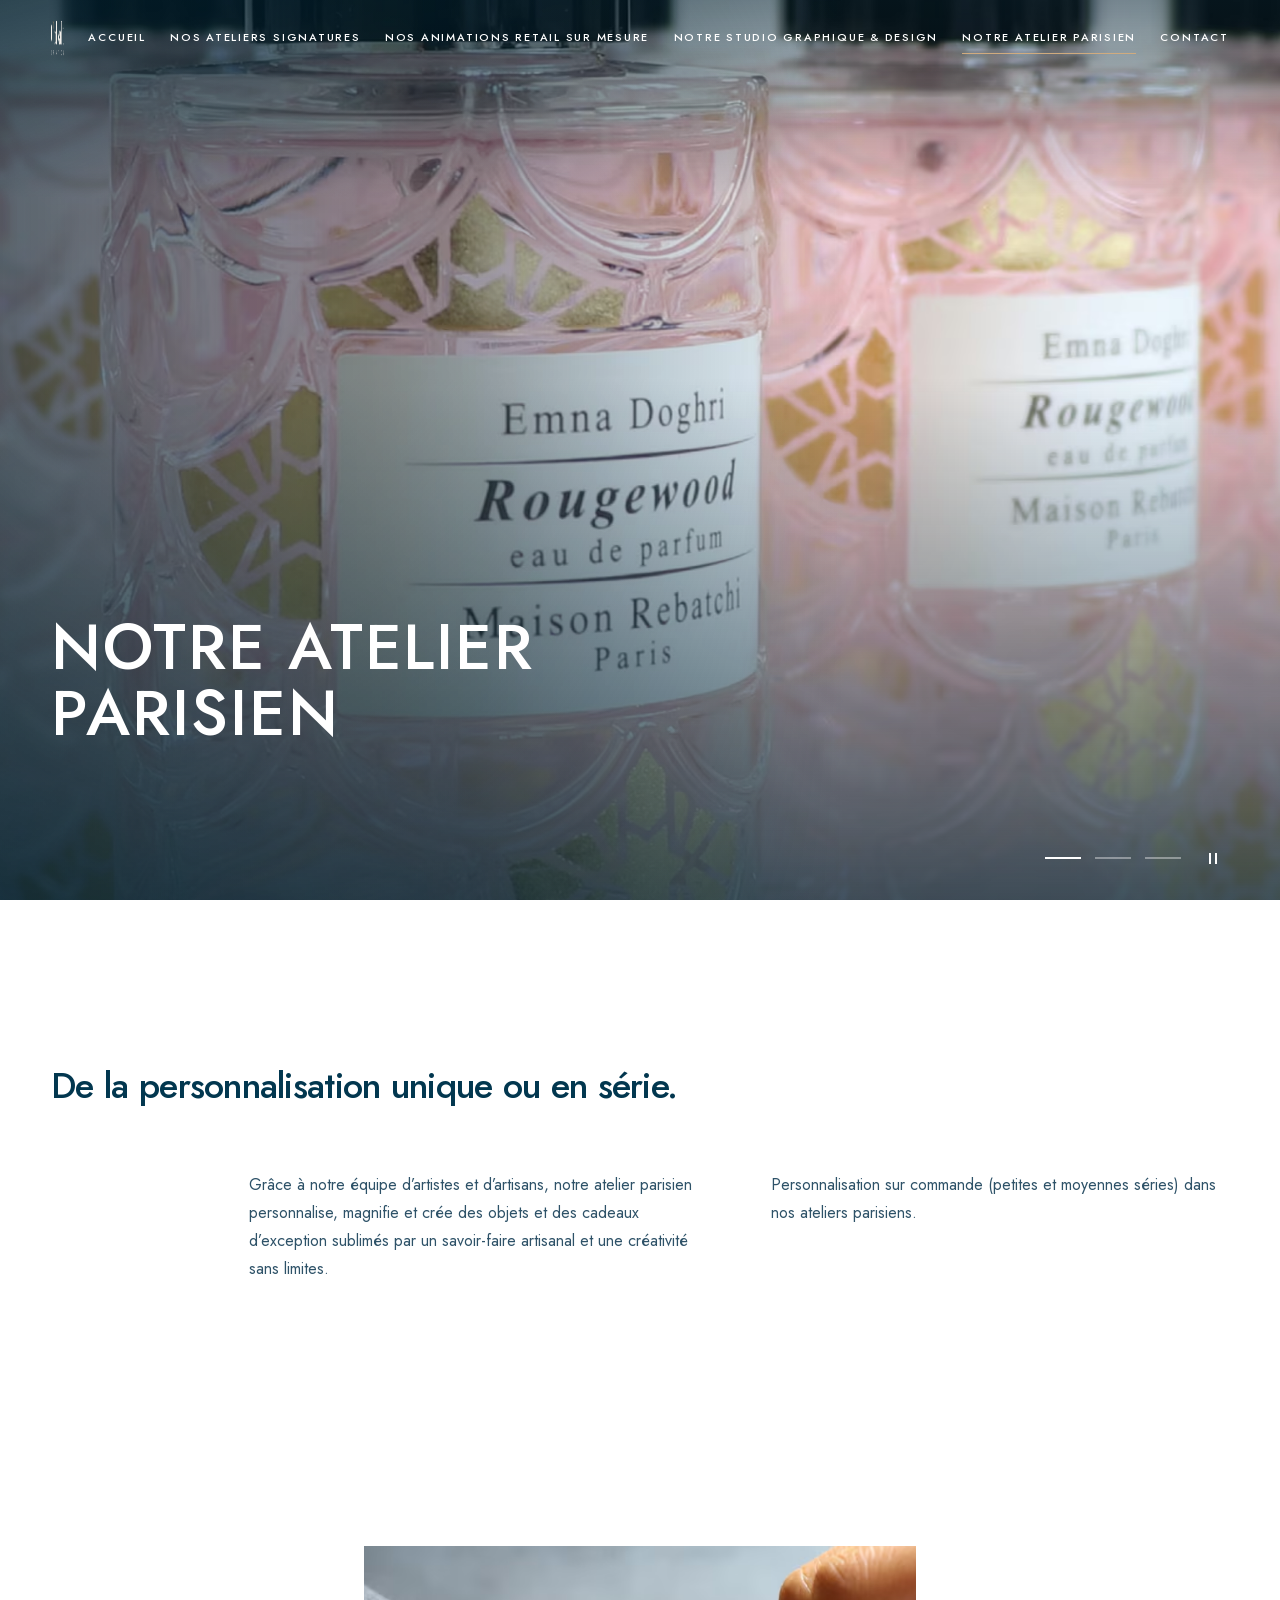
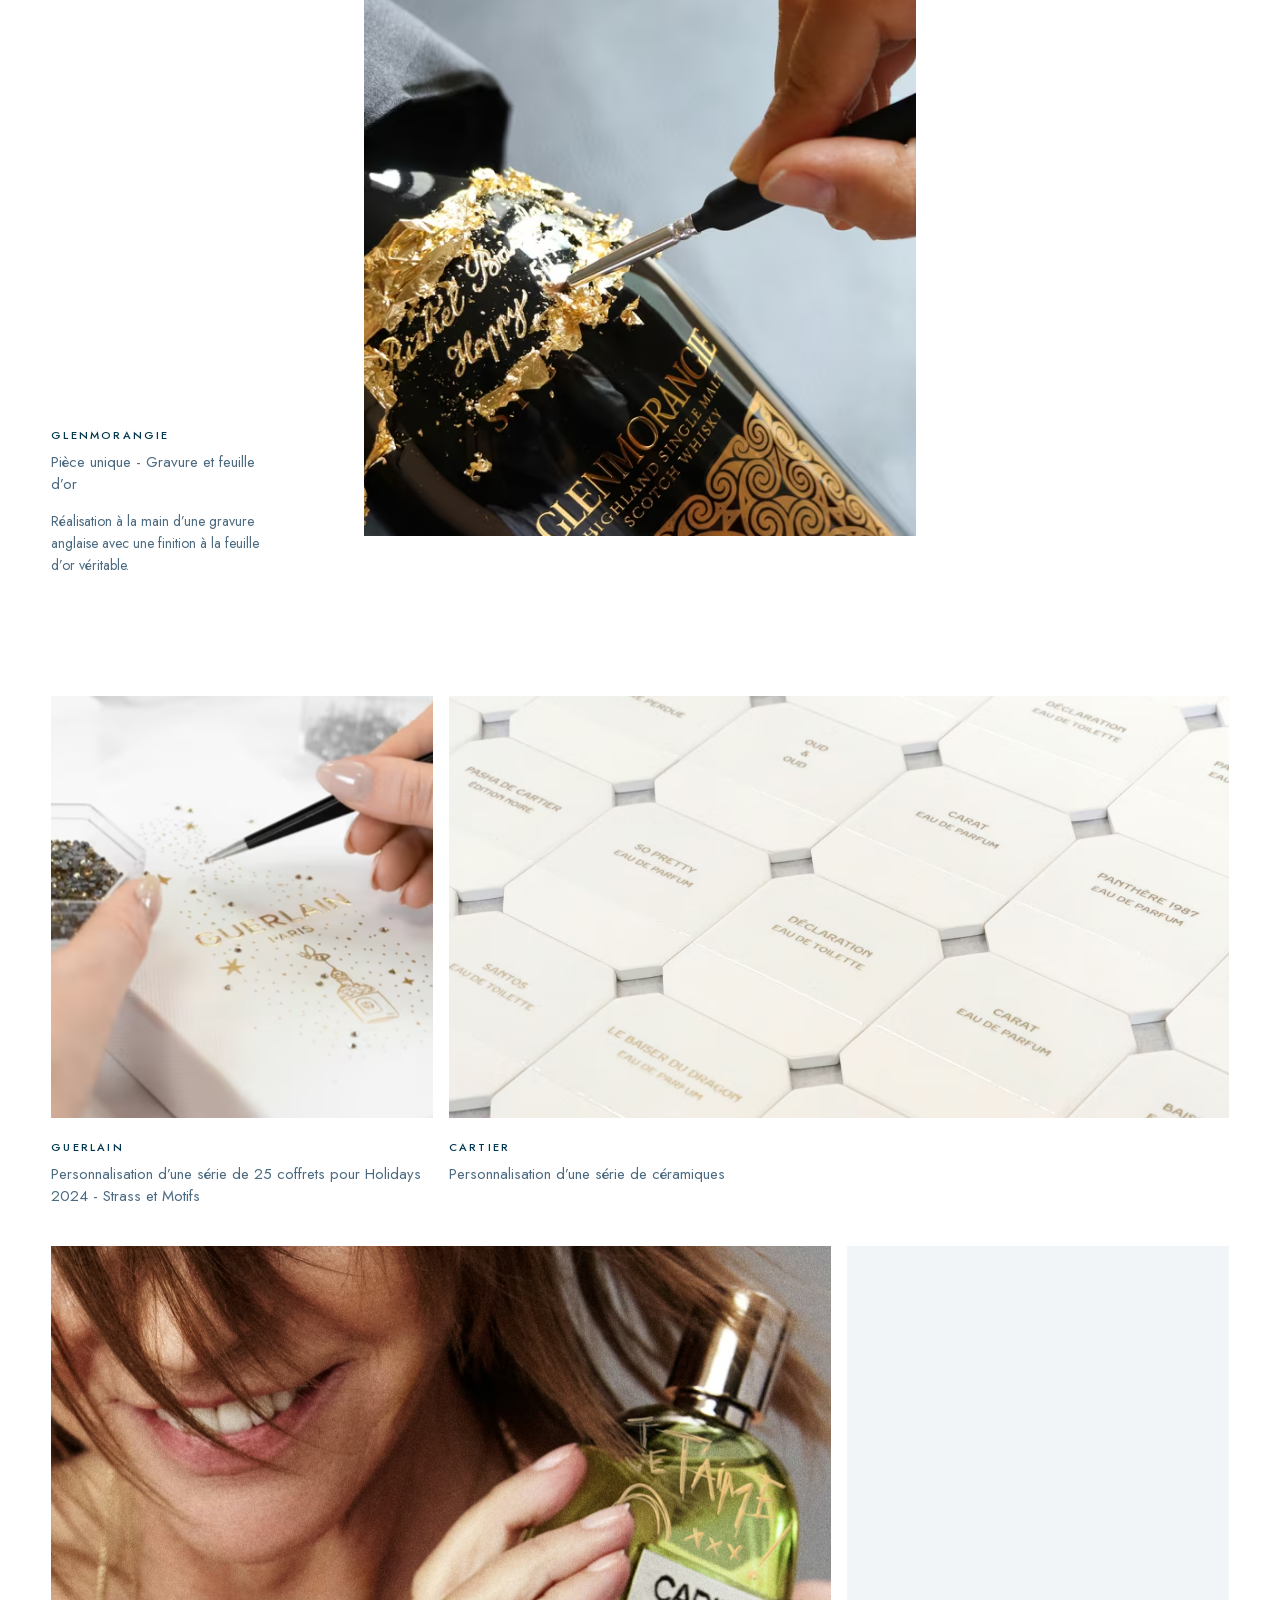
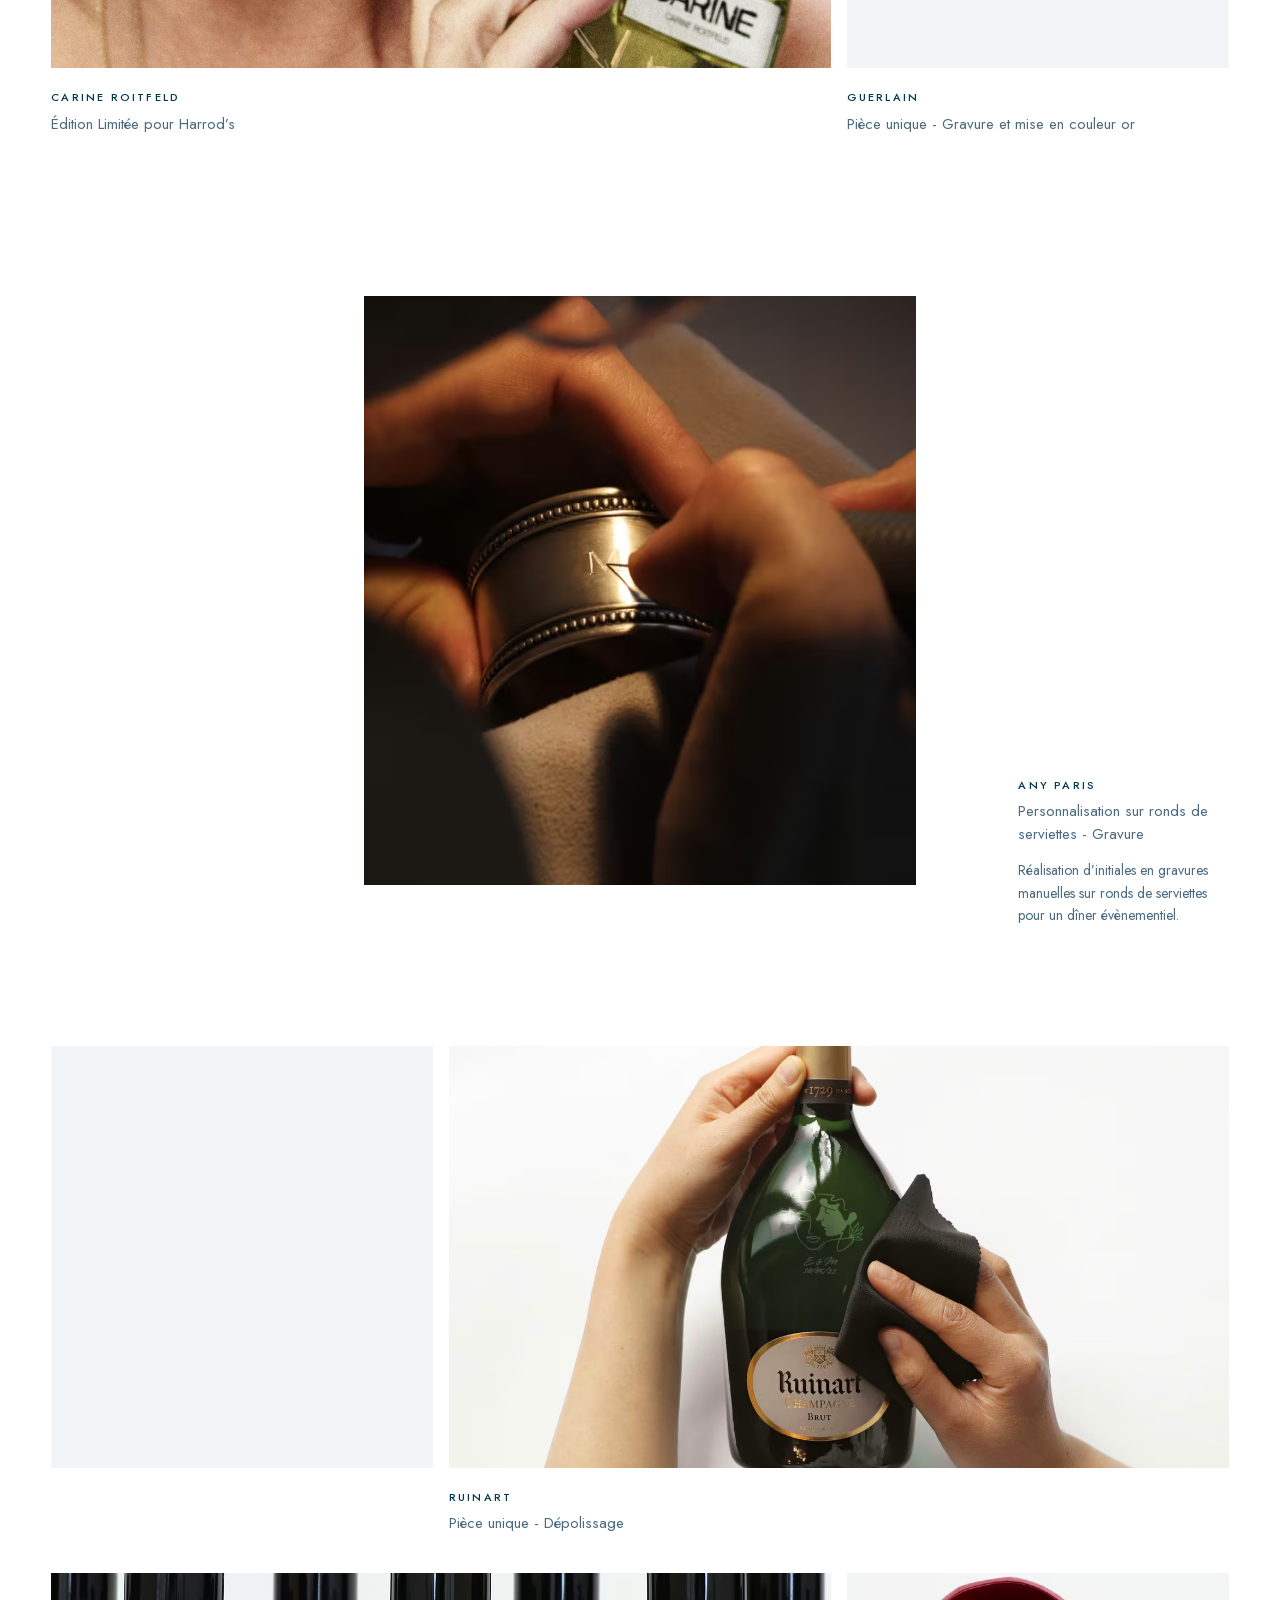
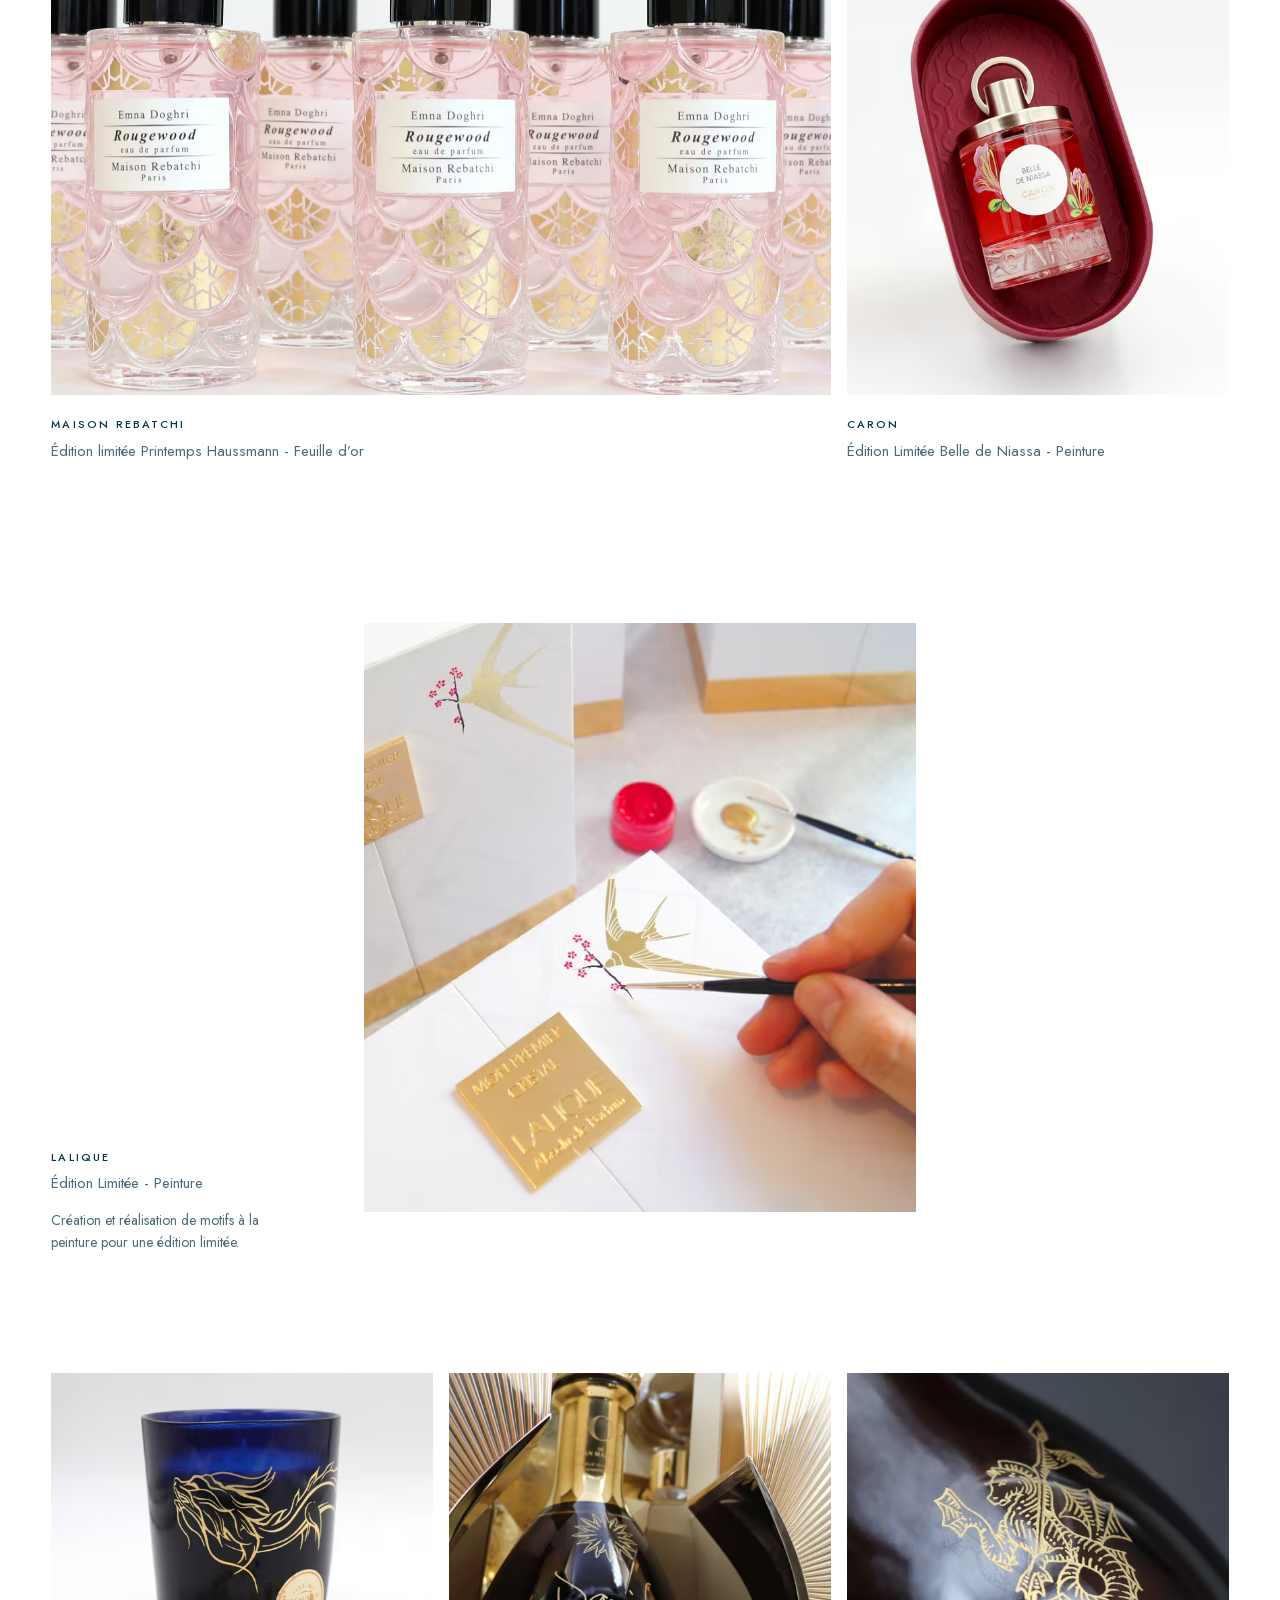
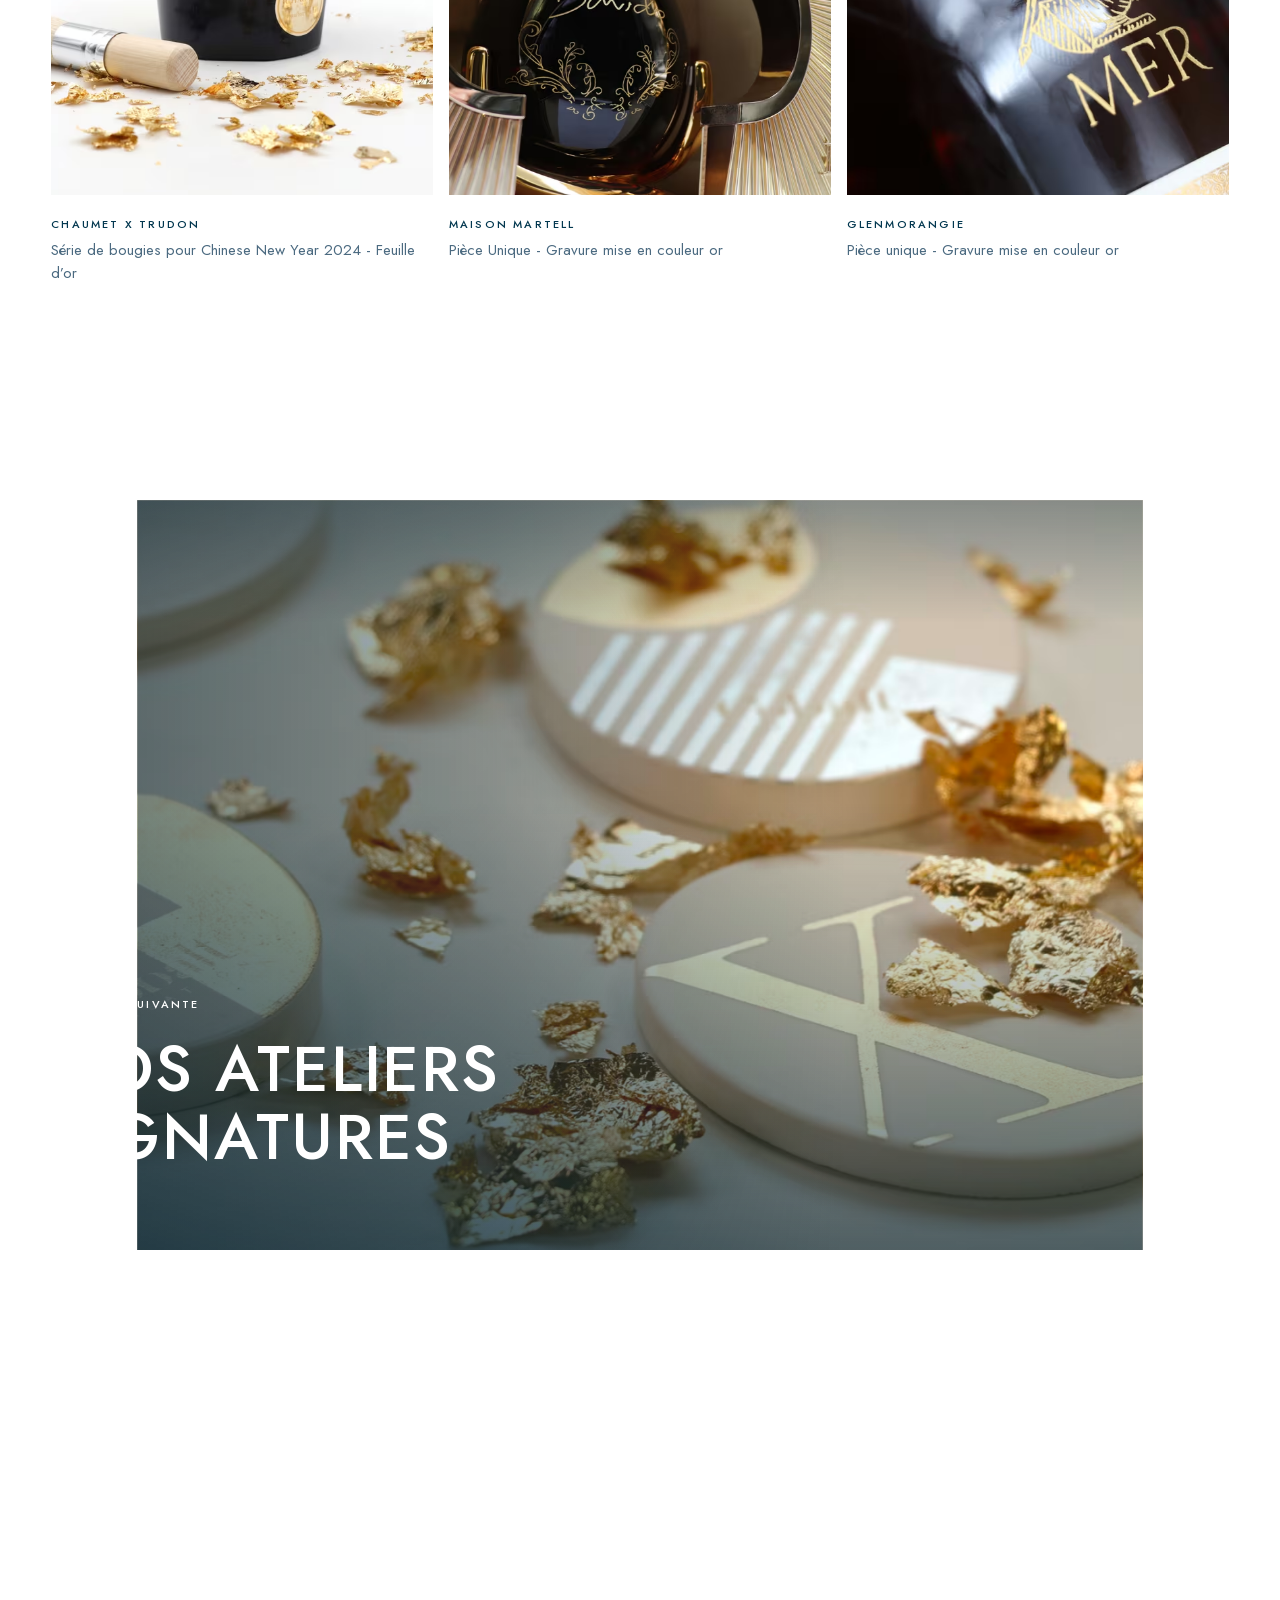
<file: coffrets-packaging/index.html>
<!doctype html>
<html lang="fr">
<head>
<meta charset="utf-8">
<meta name="viewport" content="width=device-width, initial-scale=1">
<title>Coffrets &amp; Packaging / Gwp | Cobalt Création | Paris</title>
<meta name="description" content="Création de packaging et accessoires pour des marques de luxe.">
<meta name="robots" content="noindex, nofollow">
<link rel="canonical" href="https://www.cobaltcreation.com/coffrets-packaging">
<meta name="theme-color" content="#ffffff">
<meta property="og:type" content="website">
<meta property="og:locale" content="fr_FR">
<meta property="og:site_name" content="Cobalt Création">
<meta property="og:title" content="Coffrets &amp; Packaging / Gwp | Cobalt Création | Paris">
<meta property="og:description" content="Création de packaging et accessoires pour des marques de luxe.">
<meta property="og:url" content="https://timoteoadrogue.github.io/cobalt-creation-site-v2/coffrets-packaging/">
<meta property="og:image" content="https://timoteoadrogue.github.io/cobalt-creation-site-v2/assets/media/4922bf49ba42-1920.jpg">
<link rel="icon" href="../assets/media/favicon-64.png" type="image/png">
<link rel="apple-touch-icon" href="../assets/media/apple-touch-icon.png">
<link rel="preload" href="../assets/fonts/jost.woff2" as="font" type="font/woff2" crossorigin>
<link rel="stylesheet" href="../assets/site.css">
<script>document.documentElement.classList.add('js');try{var pt=sessionStorage.getItem('cc-pt');if(pt){sessionStorage.removeItem('cc-pt');if(!matchMedia('(prefers-reduced-motion: reduce)').matches)document.documentElement.classList.add(pt==='img'?'pt-img':'pt-in')}}catch(e){}</script>
<script src="../assets/vendor/gsap.min.js" defer></script>
<script src="../assets/vendor/ScrollTrigger.min.js" defer></script>
<script src="../assets/vendor/lenis.min.js" defer></script>
<script src="../assets/site.js" defer></script>
</head>
<body class="p-rubric">
<a class="skip" href="#contenu">Aller au contenu</a>
<header class="hd is-over" data-header>
  <a class="hd__logo" href="../" aria-label="Cobalt Création, accueil">
    <img class="hd__logo-ink" src="../assets/media/logo-cobalt.png" width="653" height="337" alt="Cobalt Création">
    <img class="hd__logo-cream" src="../assets/media/logo-cobalt-creme.png" width="653" height="337" alt="" aria-hidden="true">
  </a>
  <nav class="hd__nav" aria-label="Navigation principale">
    <ul class="hd__list">
<li><a class="" href="../">Accueil</a></li>
<li><a class="" href="../creation-d-objet-unique/">Nos ateliers signatures</a></li>
<li><a class="" href="../ateliers-de-personnalisation/">Nos animations retail sur mesure</a></li>
<li><a class="" href="../design-graphique-design-papier/">Notre studio graphique &amp; design</a></li>
<li><a class="" href="../coffrets-packaging/" aria-current="page">Notre atelier parisien</a></li>
<li><a class="" href="../contact-feedback/">Contact</a></li>
    </ul>
  </nav>
  <button class="hd__menu" type="button" aria-expanded="false" aria-controls="menu"><span class="hd__burger" aria-hidden="true"></span><span data-menu-label>Menu</span></button>
</header>
<div class="menu" id="menu" data-menu data-lenis-prevent>
  <ul>
<li><a class="menu__link" href="../">Accueil</a></li>
<li><a class="menu__link" href="../creation-d-objet-unique/">Nos ateliers signatures</a></li>
<li><a class="menu__link" href="../ateliers-de-personnalisation/">Nos animations retail sur mesure</a></li>
<li><a class="menu__link" href="../design-graphique-design-papier/">Notre studio graphique &amp; design</a></li>
<li><a class="menu__link" href="../coffrets-packaging/" aria-current="page">Notre atelier parisien</a></li>
<li><a class="menu__link" href="../contact-feedback/">Contact</a></li>
  </ul>
  <div class="menu__foot">
    <p>35, Boulevard Berthier - 75017 Paris<br><a href="tel:+33144098185">+33 (0) 1 44 09 81 85</a><br><a href="mailto:contact@cobaltcreation.com">contact@cobaltcreation.com</a></p>
  </div>
</div>
<main id="contenu">
<section class="hero" data-banner tabindex="0" aria-roledescription="carrousel" aria-label="Diaporama, défilement automatique toutes les 3 secondes">
  <div class="hero__slides" data-slides><div class="sl is-on" role="group" aria-roledescription="diapositive" aria-label="1 sur 3"><picture><source type="image/avif" srcset="../assets/media/4922bf49ba42-x1280.avif 1280w, ../assets/media/4922bf49ba42-x1920.avif 1920w, ../assets/media/4922bf49ba42-x2560.avif 2560w, ../assets/media/4922bf49ba42-x4074.avif 4074w, ../assets/media/4922bf49ba42-x6666.avif 6666w" sizes="max(100vw, calc(100vh * 3.703))"><img class="sl__img" src="../assets/media/4922bf49ba42-x1280.jpg" srcset="../assets/media/4922bf49ba42-x1280.jpg 1280w, ../assets/media/4922bf49ba42-x1920.jpg 1920w, ../assets/media/4922bf49ba42-x2560.jpg 2560w, ../assets/media/4922bf49ba42-x4074.jpg 4074w, ../assets/media/4922bf49ba42-x6666.jpg 6666w" sizes="max(100vw, calc(100vh * 3.703))" width="1280" height="346" alt="" loading="eager" decoding="async" fetchpriority="high"></picture></div><div class="sl" role="group" aria-roledescription="diapositive" aria-label="2 sur 3"><picture><source type="image/avif" srcset="../assets/media/bf50eca92f9a-x1280.avif 1280w, ../assets/media/bf50eca92f9a-x1920.avif 1920w, ../assets/media/bf50eca92f9a-x2560.avif 2560w, ../assets/media/bf50eca92f9a-x4072.avif 4072w, ../assets/media/bf50eca92f9a-x6664.avif 6664w" sizes="max(100vw, calc(100vh * 3.702))"><img class="sl__img" src="../assets/media/bf50eca92f9a-x1280.jpg" srcset="../assets/media/bf50eca92f9a-x1280.jpg 1280w, ../assets/media/bf50eca92f9a-x1920.jpg 1920w, ../assets/media/bf50eca92f9a-x2560.jpg 2560w, ../assets/media/bf50eca92f9a-x4072.jpg 4072w, ../assets/media/bf50eca92f9a-x6664.jpg 6664w" sizes="max(100vw, calc(100vh * 3.702))" width="1280" height="346" alt="" loading="eager" decoding="async"></picture></div><div class="sl" role="group" aria-roledescription="diapositive" aria-label="3 sur 3"><picture><source type="image/avif" srcset="../assets/media/d891365d6708-x1280.avif 1280w, ../assets/media/d891365d6708-x1627.avif 1627w, ../assets/media/d891365d6708-x1920.avif 1920w, ../assets/media/d891365d6708-x2559.avif 2559w" sizes="max(100vw, calc(100vh * 1.479))"><img class="sl__img" src="../assets/media/d891365d6708-x1280.jpg" srcset="../assets/media/d891365d6708-x1280.jpg 1280w, ../assets/media/d891365d6708-x1627.jpg 1627w, ../assets/media/d891365d6708-x1920.jpg 1920w, ../assets/media/d891365d6708-x2559.jpg 2559w" sizes="max(100vw, calc(100vh * 1.479))" width="1280" height="865" alt="" loading="lazy" decoding="async"></picture></div></div>
  
  <div class="hero__shade" aria-hidden="true"></div>
  <div class="hero__content wrap" data-hero-content>
    <h1 class="hero__title hero__title--page"><span class="split">NOTRE ATELIER PARISIEN</span></h1>
    
  </div>
  <div class="hero__foot wrap">
    
    <div class="bn__ctrl"><button class="bn__dot" type="button" aria-label="Image 1 sur 3"><span></span></button><button class="bn__dot" type="button" aria-label="Image 2 sur 3"><span></span></button><button class="bn__dot" type="button" aria-label="Image 3 sur 3"><span></span></button><button class="bn__pp" type="button" aria-label="Mettre le diaporama en pause"><span></span></button></div>
  </div>
</section>
<section class="intro">
  <div class="wrap intro__in">
    <p class="intro__lead split">De la personnalisation unique ou en série.</p>
    <div class="intro__rest" data-reveal><p>Grâce à notre équipe d’artistes et d’artisans, notre atelier parisien personnalise, magnifie et crée des objets et des cadeaux d’exception sublimés par un savoir-faire artisanal et une créativité sans limites.</p><p>Personnalisation sur commande (petites et moyennes séries) dans nos ateliers parisiens.</p></div>
  </div>
</section>
<section class="works" aria-label="Réalisations">
  <div class="wrap">
    <figure class="plate" id="piece-1" style="--ar:1.000" data-plate><a class="plate__link" href="#piece-1" data-lb="1" data-item='{&quot;t&quot;: &quot;Glenmorangie&quot;, &quot;s&quot;: &quot;Pièce unique - Gravure et feuille d’or&quot;, &quot;d&quot;: &quot;Réalisation à la main d’une gravure anglaise avec une finition à la feuille d’or véritable.&quot;, &quot;jpg&quot;: &quot;../assets/media/396411c5f961-1600.jpg&quot;, &quot;avif&quot;: &quot;../assets/media/396411c5f961-1600.avif&quot;, &quot;alt&quot;: &quot;Glenmorangie, Pièce unique - Gravure et feuille d’or&quot;}' aria-label="Agrandir : Glenmorangie, Pièce unique - Gravure et feuille d’or"><picture><source type="image/avif" srcset="../assets/media/396411c5f961-800.avif 800w, ../assets/media/396411c5f961-1600.avif 1600w, ../assets/media/v2/396411c5f961-v1900.avif 1900w" sizes="(max-width: 767px) 100vw, calc(86vh * 1.000)"><img class="plate__img" src="../assets/media/396411c5f961-800.jpg" srcset="../assets/media/396411c5f961-800.jpg 800w, ../assets/media/396411c5f961-1600.jpg 1600w, ../assets/media/v2/396411c5f961-v1900.jpg 1900w" sizes="(max-width: 767px) 100vw, calc(86vh * 1.000)" width="800" height="800" alt="Glenmorangie, Pièce unique - Gravure et feuille d’or" loading="lazy" decoding="async"></picture></a><figcaption class="plate__meta tile__meta"><span class="tile__t">Glenmorangie</span><span class="tile__s">Pièce unique - Gravure et feuille d’or</span><span class="tile__d">Réalisation à la main d’une gravure anglaise avec une finition à la feuille d’or véritable.</span></figcaption></figure><div class="mosaic"><figure class="tile s1" id="piece-2" data-wipe><a class="tile__link" href="#piece-2" data-lb="2" data-item='{&quot;t&quot;: &quot;Guerlain&quot;, &quot;s&quot;: &quot;Personnalisation d’une série de 25 coffrets pour Holidays 2024 - Strass et Motifs&quot;, &quot;d&quot;: &quot;Personnalisation de coffret Guerlain avec motif et strass&quot;, &quot;jpg&quot;: &quot;../assets/media/d891365d6708-1600.jpg&quot;, &quot;avif&quot;: &quot;../assets/media/d891365d6708-1600.avif&quot;, &quot;alt&quot;: &quot;Guerlain, Personnalisation d’une série de 25 coffrets pour Holidays 2024 - Strass et Motifs&quot;}' aria-label="Agrandir : Guerlain, Personnalisation d’une série de 25 coffrets pour Holidays 2024 - Strass et Motifs"><picture><source type="image/avif" srcset="../assets/media/d891365d6708-800.avif 800w, ../assets/media/d891365d6708-1600.avif 1600w" sizes="(max-width: 767px) 72vw, 32vw"><img class="tile__img" src="../assets/media/d891365d6708-800.jpg" srcset="../assets/media/d891365d6708-800.jpg 800w, ../assets/media/d891365d6708-1600.jpg 1600w" sizes="(max-width: 767px) 72vw, 32vw" width="800" height="541" alt="Guerlain, Personnalisation d’une série de 25 coffrets pour Holidays 2024 - Strass et Motifs" loading="lazy" decoding="async"></picture></a><figcaption class="tile__meta"><span class="tile__t">Guerlain</span><span class="tile__s">Personnalisation d’une série de 25 coffrets pour Holidays 2024 - Strass et Motifs</span><span class="tile__d">Personnalisation de coffret Guerlain avec motif et strass</span></figcaption></figure><figure class="tile s2" id="piece-3" data-wipe><a class="tile__link" href="#piece-3" data-lb="3" data-item='{&quot;t&quot;: &quot;Cartier&quot;, &quot;s&quot;: &quot;Personnalisation d’une série de céramiques&quot;, &quot;d&quot;: &quot;Personnalisation à la main de céramiques parfumables&quot;, &quot;jpg&quot;: &quot;../assets/media/7ea76c0f7e48-1600.jpg&quot;, &quot;avif&quot;: &quot;../assets/media/7ea76c0f7e48-1600.avif&quot;, &quot;alt&quot;: &quot;Cartier, Personnalisation d’une série de céramiques&quot;}' aria-label="Agrandir : Cartier, Personnalisation d’une série de céramiques"><picture><source type="image/avif" srcset="../assets/media/7ea76c0f7e48-800.avif 800w, ../assets/media/7ea76c0f7e48-1600.avif 1600w" sizes="(max-width: 767px) 100vw, 64vw"><img class="tile__img" src="../assets/media/7ea76c0f7e48-800.jpg" srcset="../assets/media/7ea76c0f7e48-800.jpg 800w, ../assets/media/7ea76c0f7e48-1600.jpg 1600w" sizes="(max-width: 767px) 100vw, 64vw" width="800" height="800" alt="Cartier, Personnalisation d’une série de céramiques" loading="lazy" decoding="async"></picture></a><figcaption class="tile__meta"><span class="tile__t">Cartier</span><span class="tile__s">Personnalisation d’une série de céramiques</span><span class="tile__d">Personnalisation à la main de céramiques parfumables</span></figcaption></figure><figure class="tile s2" id="piece-4" data-wipe><a class="tile__link" href="#piece-4" data-lb="4" data-item='{&quot;t&quot;: &quot;Carine Roitfeld&quot;, &quot;s&quot;: &quot;Édition Limitée pour Harrod’s&quot;, &quot;d&quot;: &quot;Création et réalisation d’une édition limitée distribuée chez Harrod’s&quot;, &quot;jpg&quot;: &quot;../assets/media/c43d20aaf56c-1600.jpg&quot;, &quot;avif&quot;: &quot;../assets/media/c43d20aaf56c-1600.avif&quot;, &quot;alt&quot;: &quot;Carine Roitfeld, Édition Limitée pour Harrod’s&quot;}' aria-label="Agrandir : Carine Roitfeld, Édition Limitée pour Harrod’s"><picture><source type="image/avif" srcset="../assets/media/c43d20aaf56c-800.avif 800w, ../assets/media/c43d20aaf56c-1600.avif 1600w" sizes="(max-width: 767px) 100vw, 64vw"><img class="tile__img" src="../assets/media/c43d20aaf56c-800.jpg" srcset="../assets/media/c43d20aaf56c-800.jpg 800w, ../assets/media/c43d20aaf56c-1600.jpg 1600w" sizes="(max-width: 767px) 100vw, 64vw" width="800" height="1000" alt="Carine Roitfeld, Édition Limitée pour Harrod’s" loading="lazy" decoding="async"></picture></a><figcaption class="tile__meta"><span class="tile__t">Carine Roitfeld</span><span class="tile__s">Édition Limitée pour Harrod’s</span><span class="tile__d">Création et réalisation d’une édition limitée distribuée chez Harrod’s</span></figcaption></figure><figure class="tile s1" id="piece-5" data-wipe><a class="tile__link" href="#piece-5" data-lb="5" data-item='{&quot;t&quot;: &quot;Guerlain&quot;, &quot;s&quot;: &quot;Pièce unique - Gravure et mise en couleur or&quot;, &quot;d&quot;: &quot;Réalisation à la main d’une gravure unique sur le \&quot;Flacon aux abeilles\&quot;&quot;, &quot;jpg&quot;: &quot;../assets/media/7d8c4d932316-1600.jpg&quot;, &quot;avif&quot;: &quot;../assets/media/7d8c4d932316-1600.avif&quot;, &quot;alt&quot;: &quot;Guerlain, Pièce unique - Gravure et mise en couleur or&quot;}' aria-label="Agrandir : Guerlain, Pièce unique - Gravure et mise en couleur or"><picture><source type="image/avif" srcset="../assets/media/7d8c4d932316-800.avif 800w, ../assets/media/7d8c4d932316-1600.avif 1600w" sizes="(max-width: 767px) 72vw, 32vw"><img class="tile__img" src="../assets/media/7d8c4d932316-800.jpg" srcset="../assets/media/7d8c4d932316-800.jpg 800w, ../assets/media/7d8c4d932316-1600.jpg 1600w" sizes="(max-width: 767px) 72vw, 32vw" width="800" height="800" alt="Guerlain, Pièce unique - Gravure et mise en couleur or" loading="lazy" decoding="async"></picture></a><figcaption class="tile__meta"><span class="tile__t">Guerlain</span><span class="tile__s">Pièce unique - Gravure et mise en couleur or</span><span class="tile__d">Réalisation à la main d’une gravure unique sur le &quot;Flacon aux abeilles&quot;</span></figcaption></figure></div><figure class="plate" id="piece-6" style="--ar:1.000" data-plate><a class="plate__link" href="#piece-6" data-lb="6" data-item='{&quot;t&quot;: &quot;Any Paris&quot;, &quot;s&quot;: &quot;Personnalisation sur ronds de serviettes - Gravure&quot;, &quot;d&quot;: &quot;Réalisation d’initiales en gravures manuelles sur ronds de serviettes pour un dîner évènementiel.&quot;, &quot;jpg&quot;: &quot;../assets/media/e81a1d324247-1600.jpg&quot;, &quot;avif&quot;: &quot;../assets/media/e81a1d324247-1600.avif&quot;, &quot;alt&quot;: &quot;Any Paris, Personnalisation sur ronds de serviettes - Gravure&quot;}' aria-label="Agrandir : Any Paris, Personnalisation sur ronds de serviettes - Gravure"><picture><source type="image/avif" srcset="../assets/media/e81a1d324247-800.avif 800w, ../assets/media/e81a1d324247-1600.avif 1600w, ../assets/media/v2/e81a1d324247-v1900.avif 1900w" sizes="(max-width: 767px) 100vw, calc(86vh * 1.000)"><img class="plate__img" src="../assets/media/e81a1d324247-800.jpg" srcset="../assets/media/e81a1d324247-800.jpg 800w, ../assets/media/e81a1d324247-1600.jpg 1600w, ../assets/media/v2/e81a1d324247-v1900.jpg 1900w" sizes="(max-width: 767px) 100vw, calc(86vh * 1.000)" width="800" height="800" alt="Any Paris, Personnalisation sur ronds de serviettes - Gravure" loading="lazy" decoding="async"></picture></a><figcaption class="plate__meta tile__meta"><span class="tile__t">Any Paris</span><span class="tile__s">Personnalisation sur ronds de serviettes - Gravure</span><span class="tile__d">Réalisation d’initiales en gravures manuelles sur ronds de serviettes pour un dîner évènementiel.</span></figcaption></figure><div class="mosaic"><figure class="tile s1" id="piece-7" data-wipe><a class="tile__link" href="#piece-7" data-lb="7" data-item='{&quot;t&quot;: &quot;&quot;, &quot;s&quot;: &quot;&quot;, &quot;d&quot;: &quot;&quot;, &quot;jpg&quot;: &quot;../assets/media/4372ce0c41be-1600.jpg&quot;, &quot;avif&quot;: &quot;../assets/media/4372ce0c41be-1600.avif&quot;, &quot;alt&quot;: &quot;Réalisation 7&quot;}' aria-label="Agrandir : Réalisation 7"><picture><source type="image/avif" srcset="../assets/media/4372ce0c41be-800.avif 800w, ../assets/media/4372ce0c41be-1600.avif 1600w" sizes="(max-width: 767px) 72vw, 32vw"><img class="tile__img" src="../assets/media/4372ce0c41be-800.jpg" srcset="../assets/media/4372ce0c41be-800.jpg 800w, ../assets/media/4372ce0c41be-1600.jpg 1600w" sizes="(max-width: 767px) 72vw, 32vw" width="800" height="800" alt="Réalisation 7" loading="lazy" decoding="async"></picture></a></figure><figure class="tile s2" id="piece-8" data-wipe><a class="tile__link" href="#piece-8" data-lb="8" data-item='{&quot;t&quot;: &quot;Ruinart&quot;, &quot;s&quot;: &quot;Pièce unique - Dépolissage&quot;, &quot;d&quot;: &quot;Personnalisation unique d’un magnum Ruinart.&quot;, &quot;jpg&quot;: &quot;../assets/media/05736b59af13-1600.jpg&quot;, &quot;avif&quot;: &quot;../assets/media/05736b59af13-1600.avif&quot;, &quot;alt&quot;: &quot;Ruinart, Pièce unique - Dépolissage&quot;}' aria-label="Agrandir : Ruinart, Pièce unique - Dépolissage"><picture><source type="image/avif" srcset="../assets/media/05736b59af13-800.avif 800w, ../assets/media/05736b59af13-1600.avif 1600w" sizes="(max-width: 767px) 100vw, 64vw"><img class="tile__img" src="../assets/media/05736b59af13-800.jpg" srcset="../assets/media/05736b59af13-800.jpg 800w, ../assets/media/05736b59af13-1600.jpg 1600w" sizes="(max-width: 767px) 100vw, 64vw" width="800" height="564" alt="Ruinart, Pièce unique - Dépolissage" loading="lazy" decoding="async"></picture></a><figcaption class="tile__meta"><span class="tile__t">Ruinart</span><span class="tile__s">Pièce unique - Dépolissage</span><span class="tile__d">Personnalisation unique d’un magnum Ruinart.</span></figcaption></figure><figure class="tile s2" id="piece-9" data-wipe><a class="tile__link" href="#piece-9" data-lb="9" data-item='{&quot;t&quot;: &quot;Maison Rebatchi&quot;, &quot;s&quot;: &quot;Édition limitée Printemps Haussmann - Feuille d’or&quot;, &quot;d&quot;: &quot;Création et réalisation de motifs ornementaux à la feuille d’or pour une édition limitée au Printemps Haussmann.&quot;, &quot;jpg&quot;: &quot;../assets/media/126ffdf4c747-1600.jpg&quot;, &quot;avif&quot;: &quot;../assets/media/126ffdf4c747-1600.avif&quot;, &quot;alt&quot;: &quot;Maison Rebatchi, Édition limitée Printemps Haussmann - Feuille d’or&quot;}' aria-label="Agrandir : Maison Rebatchi, Édition limitée Printemps Haussmann - Feuille d’or"><picture><source type="image/avif" srcset="../assets/media/126ffdf4c747-800.avif 800w, ../assets/media/126ffdf4c747-1600.avif 1600w" sizes="(max-width: 767px) 100vw, 64vw"><img class="tile__img" src="../assets/media/126ffdf4c747-800.jpg" srcset="../assets/media/126ffdf4c747-800.jpg 800w, ../assets/media/126ffdf4c747-1600.jpg 1600w" sizes="(max-width: 767px) 100vw, 64vw" width="800" height="800" alt="Maison Rebatchi, Édition limitée Printemps Haussmann - Feuille d’or" loading="lazy" decoding="async"></picture></a><figcaption class="tile__meta"><span class="tile__t">Maison Rebatchi</span><span class="tile__s">Édition limitée Printemps Haussmann - Feuille d’or</span><span class="tile__d">Création et réalisation de motifs ornementaux à la feuille d’or pour une édition limitée au Printemps Haussmann.</span></figcaption></figure><figure class="tile s1" id="piece-10" data-wipe><a class="tile__link" href="#piece-10" data-lb="10" data-item='{&quot;t&quot;: &quot;Caron&quot;, &quot;s&quot;: &quot;Édition Limitée Belle de Niassa - Peinture&quot;, &quot;d&quot;: &quot;Création et réalisation de motifs floraux à la peinture pour une Édition Limitée.&quot;, &quot;jpg&quot;: &quot;../assets/media/12fe601dc645-1600.jpg&quot;, &quot;avif&quot;: &quot;../assets/media/12fe601dc645-1600.avif&quot;, &quot;alt&quot;: &quot;Caron, Édition Limitée Belle de Niassa - Peinture&quot;}' aria-label="Agrandir : Caron, Édition Limitée Belle de Niassa - Peinture"><picture><source type="image/avif" srcset="../assets/media/12fe601dc645-800.avif 800w, ../assets/media/12fe601dc645-1600.avif 1600w" sizes="(max-width: 767px) 72vw, 32vw"><img class="tile__img" src="../assets/media/12fe601dc645-800.jpg" srcset="../assets/media/12fe601dc645-800.jpg 800w, ../assets/media/12fe601dc645-1600.jpg 1600w" sizes="(max-width: 767px) 72vw, 32vw" width="800" height="800" alt="Caron, Édition Limitée Belle de Niassa - Peinture" loading="lazy" decoding="async"></picture></a><figcaption class="tile__meta"><span class="tile__t">Caron</span><span class="tile__s">Édition Limitée Belle de Niassa - Peinture</span><span class="tile__d">Création et réalisation de motifs floraux à la peinture pour une Édition Limitée.</span></figcaption></figure></div><figure class="plate" id="piece-11" style="--ar:1.000" data-plate><a class="plate__link" href="#piece-11" data-lb="11" data-item='{&quot;t&quot;: &quot;Lalique&quot;, &quot;s&quot;: &quot;Édition Limitée - Peinture&quot;, &quot;d&quot;: &quot;Création et réalisation de motifs à la peinture pour une édition limitée.&quot;, &quot;jpg&quot;: &quot;../assets/media/2334ebd14cda-1600.jpg&quot;, &quot;avif&quot;: &quot;../assets/media/2334ebd14cda-1600.avif&quot;, &quot;alt&quot;: &quot;Lalique, Édition Limitée - Peinture&quot;}' aria-label="Agrandir : Lalique, Édition Limitée - Peinture"><picture><source type="image/avif" srcset="../assets/media/2334ebd14cda-800.avif 800w, ../assets/media/2334ebd14cda-1600.avif 1600w, ../assets/media/v2/2334ebd14cda-v1900.avif 1900w" sizes="(max-width: 767px) 100vw, calc(86vh * 1.000)"><img class="plate__img" src="../assets/media/2334ebd14cda-800.jpg" srcset="../assets/media/2334ebd14cda-800.jpg 800w, ../assets/media/2334ebd14cda-1600.jpg 1600w, ../assets/media/v2/2334ebd14cda-v1900.jpg 1900w" sizes="(max-width: 767px) 100vw, calc(86vh * 1.000)" width="800" height="800" alt="Lalique, Édition Limitée - Peinture" loading="lazy" decoding="async"></picture></a><figcaption class="plate__meta tile__meta"><span class="tile__t">Lalique</span><span class="tile__s">Édition Limitée - Peinture</span><span class="tile__d">Création et réalisation de motifs à la peinture pour une édition limitée.</span></figcaption></figure><div class="mosaic"><figure class="tile s1" id="piece-12" data-wipe><a class="tile__link" href="#piece-12" data-lb="12" data-item='{&quot;t&quot;: &quot;Chaumet x Trudon&quot;, &quot;s&quot;: &quot;Série de bougies pour Chinese New Year 2024 - Feuille d’or&quot;, &quot;d&quot;: &quot;Création et réalisation de motifs à la feuille d’or sur bougies à l’occasion du Nouvel An Chinois 2024.&quot;, &quot;jpg&quot;: &quot;../assets/media/e5e0e67bc490-1600.jpg&quot;, &quot;avif&quot;: &quot;../assets/media/e5e0e67bc490-1600.avif&quot;, &quot;alt&quot;: &quot;Chaumet x Trudon, Série de bougies pour Chinese New Year 2024 - Feuille d’or&quot;}' aria-label="Agrandir : Chaumet x Trudon, Série de bougies pour Chinese New Year 2024 - Feuille d’or"><picture><source type="image/avif" srcset="../assets/media/e5e0e67bc490-800.avif 800w, ../assets/media/e5e0e67bc490-1600.avif 1600w" sizes="(max-width: 767px) 72vw, 32vw"><img class="tile__img" src="../assets/media/e5e0e67bc490-800.jpg" srcset="../assets/media/e5e0e67bc490-800.jpg 800w, ../assets/media/e5e0e67bc490-1600.jpg 1600w" sizes="(max-width: 767px) 72vw, 32vw" width="800" height="800" alt="Chaumet x Trudon, Série de bougies pour Chinese New Year 2024 - Feuille d’or" loading="lazy" decoding="async"></picture></a><figcaption class="tile__meta"><span class="tile__t">Chaumet x Trudon</span><span class="tile__s">Série de bougies pour Chinese New Year 2024 - Feuille d’or</span><span class="tile__d">Création et réalisation de motifs à la feuille d’or sur bougies à l’occasion du Nouvel An Chinois 2024.</span></figcaption></figure><figure class="tile s1" id="piece-13" data-wipe><a class="tile__link" href="#piece-13" data-lb="13" data-item='{&quot;t&quot;: &quot;Maison Martell&quot;, &quot;s&quot;: &quot;Pièce Unique - Gravure mise en couleur or&quot;, &quot;d&quot;: &quot;Création et réalisation à la main d’une gravure unique avec une mise en couleur or.&quot;, &quot;jpg&quot;: &quot;../assets/media/fb314fe1673a-1600.jpg&quot;, &quot;avif&quot;: &quot;../assets/media/fb314fe1673a-1600.avif&quot;, &quot;alt&quot;: &quot;Maison Martell, Pièce Unique - Gravure mise en couleur or&quot;}' aria-label="Agrandir : Maison Martell, Pièce Unique - Gravure mise en couleur or"><picture><source type="image/avif" srcset="../assets/media/fb314fe1673a-800.avif 800w, ../assets/media/fb314fe1673a-1600.avif 1600w" sizes="(max-width: 767px) 72vw, 32vw"><img class="tile__img" src="../assets/media/fb314fe1673a-800.jpg" srcset="../assets/media/fb314fe1673a-800.jpg 800w, ../assets/media/fb314fe1673a-1600.jpg 1600w" sizes="(max-width: 767px) 72vw, 32vw" width="800" height="800" alt="Maison Martell, Pièce Unique - Gravure mise en couleur or" loading="lazy" decoding="async"></picture></a><figcaption class="tile__meta"><span class="tile__t">Maison Martell</span><span class="tile__s">Pièce Unique - Gravure mise en couleur or</span><span class="tile__d">Création et réalisation à la main d’une gravure unique avec une mise en couleur or.</span></figcaption></figure><figure class="tile s1" id="piece-14" data-wipe><a class="tile__link" href="#piece-14" data-lb="14" data-item='{&quot;t&quot;: &quot;Glenmorangie&quot;, &quot;s&quot;: &quot;Pièce unique - Gravure mise en couleur or&quot;, &quot;d&quot;: &quot;Réalisation d’un logo en gravure à la main.&quot;, &quot;jpg&quot;: &quot;../assets/media/2dc7671ed236-1600.jpg&quot;, &quot;avif&quot;: &quot;../assets/media/2dc7671ed236-1600.avif&quot;, &quot;alt&quot;: &quot;Glenmorangie, Pièce unique - Gravure mise en couleur or&quot;}' aria-label="Agrandir : Glenmorangie, Pièce unique - Gravure mise en couleur or"><picture><source type="image/avif" srcset="../assets/media/2dc7671ed236-800.avif 800w, ../assets/media/2dc7671ed236-1600.avif 1600w" sizes="(max-width: 767px) 72vw, 32vw"><img class="tile__img" src="../assets/media/2dc7671ed236-800.jpg" srcset="../assets/media/2dc7671ed236-800.jpg 800w, ../assets/media/2dc7671ed236-1600.jpg 1600w" sizes="(max-width: 767px) 72vw, 32vw" width="800" height="800" alt="Glenmorangie, Pièce unique - Gravure mise en couleur or" loading="lazy" decoding="async"></picture></a><figcaption class="tile__meta"><span class="tile__t">Glenmorangie</span><span class="tile__s">Pièce unique - Gravure mise en couleur or</span><span class="tile__d">Réalisation d’un logo en gravure à la main.</span></figcaption></figure></div>
  </div>
</section>

<div class="nx" data-nx>
  <a class="next" href="../creation-d-objet-unique/">
    <span class="next__media" aria-hidden="true" data-nx-media><picture><source type="image/avif" srcset="../assets/media/beea44379bf7-x1280.avif 1280w, ../assets/media/beea44379bf7-x1650.avif 1650w, ../assets/media/beea44379bf7-x1920.avif 1920w, ../assets/media/beea44379bf7-x2560.avif 2560w, ../assets/media/beea44379bf7-x2700.avif 2700w" sizes="max(100vw, calc(100vh * 1.500))"><img class="next__img" src="../assets/media/beea44379bf7-x1280.jpg" srcset="../assets/media/beea44379bf7-x1280.jpg 1280w, ../assets/media/beea44379bf7-x1650.jpg 1650w, ../assets/media/beea44379bf7-x1920.jpg 1920w, ../assets/media/beea44379bf7-x2560.jpg 2560w, ../assets/media/beea44379bf7-x2700.jpg 2700w" sizes="max(100vw, calc(100vh * 1.500))" width="1280" height="853" alt="" loading="lazy" decoding="async"></picture><span class="hero__shade"></span></span>
    <span class="next__in wrap"><span class="next__k">Rubrique suivante</span><span class="next__t">Nos ateliers signatures</span></span>
  </a>
</div>
</main>
<div class="end" data-end>
<section class="callout" aria-labelledby="callout-t">
  <div class="wrap" data-end-in>
    <a class="callout__big" href="../contact-feedback/" id="callout-t"><span class="split">Nous contacter</span><span class="callout__arrow" aria-hidden="true">&rarr;</span></a>
    <p class="callout__ways"><a href="tel:+33144098185">+33 (0) 1 44 09 81 85</a><a href="mailto:contact@cobaltcreation.com">contact@cobaltcreation.com</a></p>
  </div>
</section><footer class="ft">
  <div class="wrap ft__in">
    <img src="../assets/media/logo-cobalt-creme.png" width="653" height="337" alt="Cobalt Création" loading="lazy">
    <div>
      <p class="ft__name">Agence Cobalt Création</p>
      <p class="ft__addr"><span>35, Boulevard Berthier - 75017 Paris</span><span class="ft__sep"> / </span><span><a href="tel:+33144098185">+33 (0) 1 44 09 81 85</a></span><span class="ft__sep"> / </span><span><a href="mailto:contact@cobaltcreation.com">contact@cobaltcreation.com</a></span></p>
      <p>Horaires d’ouverture : 9h30 - 18h30</p>
    </div>
    <p class="ft__links"><a href="https://www.instagram.com/cobaltcreation/" rel="noopener" target="_blank">Instagram</a><a href="../politique-de-confidentialite/">Politique de confidentialité</a></p>
  </div>
</footer>
</div>
<dialog class="lb" data-lightbox aria-label="Réalisation agrandie" data-lenis-prevent>
  <div class="lb__stage"><picture><source type="image/avif"><img alt=""></picture></div>
  <div class="lb__meta"><h2 class="lb__t"></h2><p class="lb__s"></p><p class="lb__d"></p>
    <p class="lb__nav"><button class="lb__btn lb__prev" type="button" aria-label="Réalisation précédente">&larr;</button><span class="lb__count" aria-live="polite"></span><button class="lb__btn lb__next" type="button" aria-label="Réalisation suivante">&rarr;</button></p></div>
  <button class="lb__btn lb__close" type="button">Fermer</button>
</dialog>
</body>
</html>
</file>
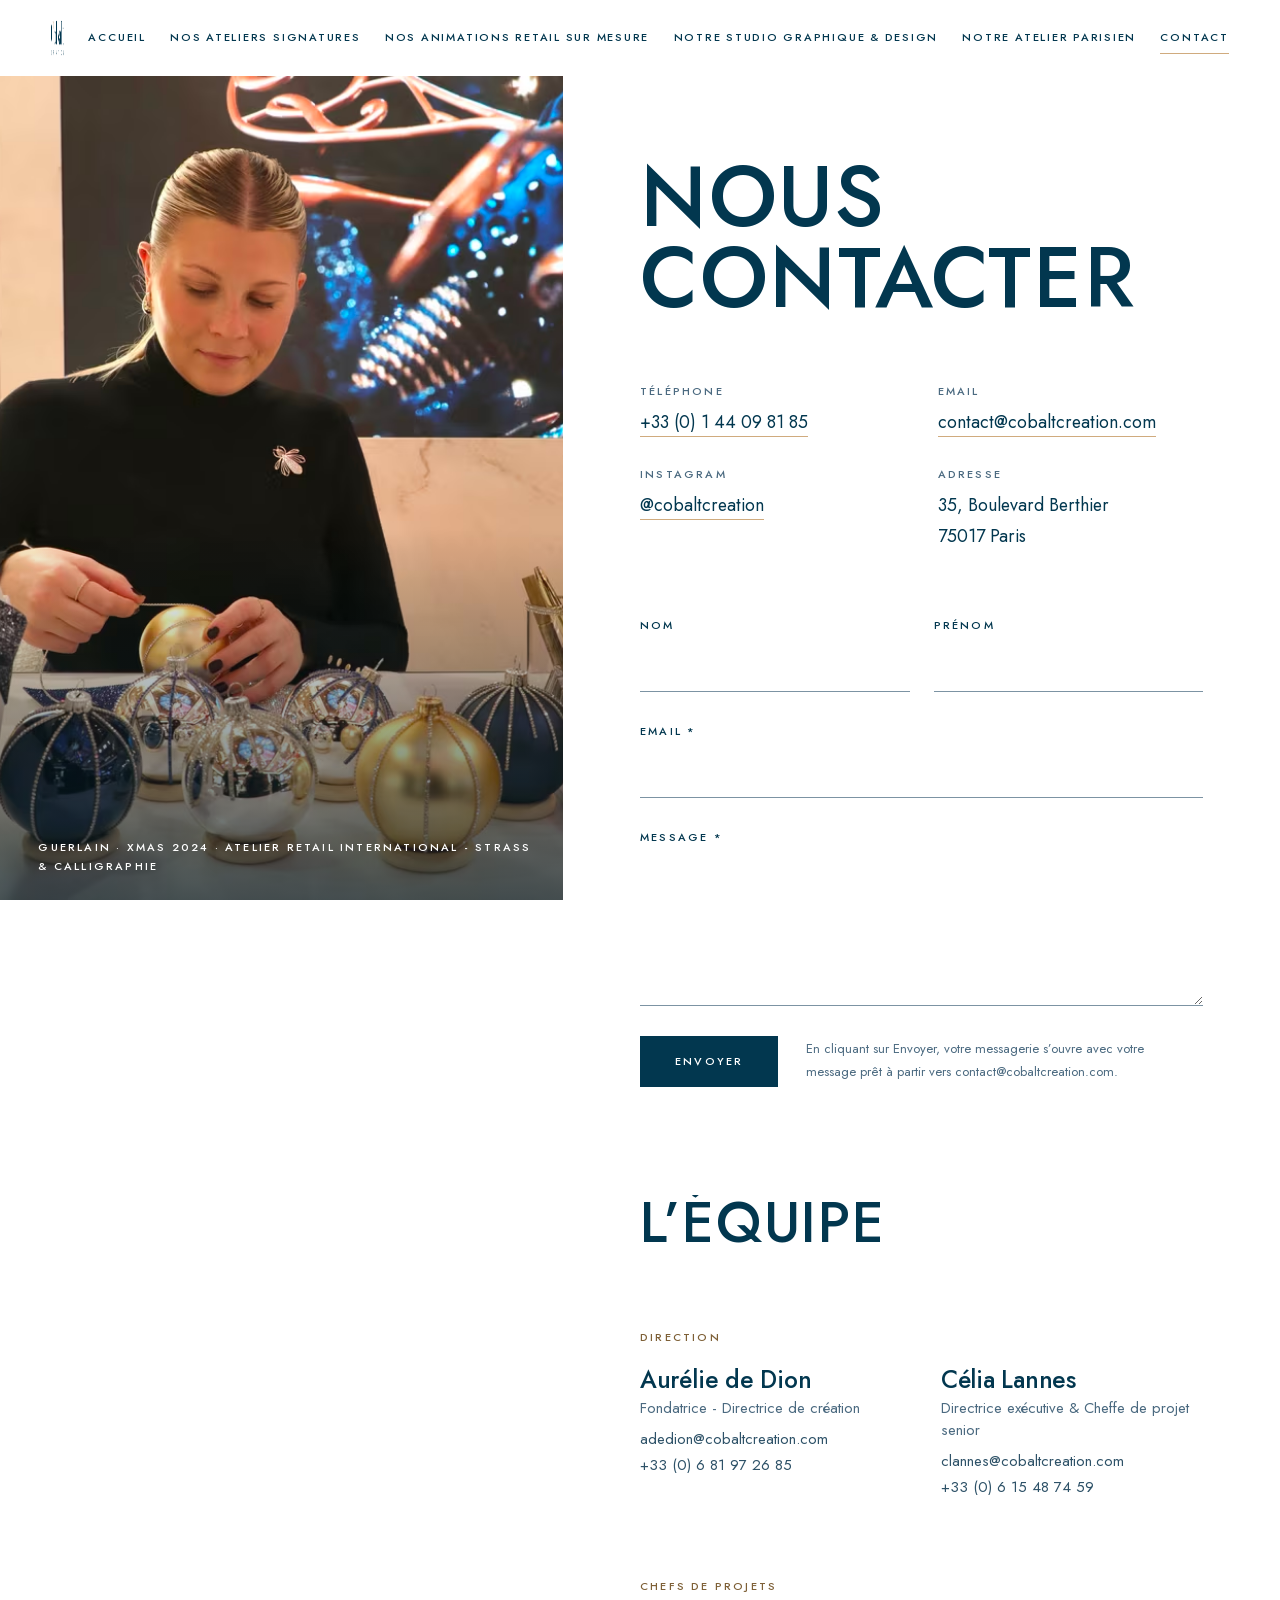
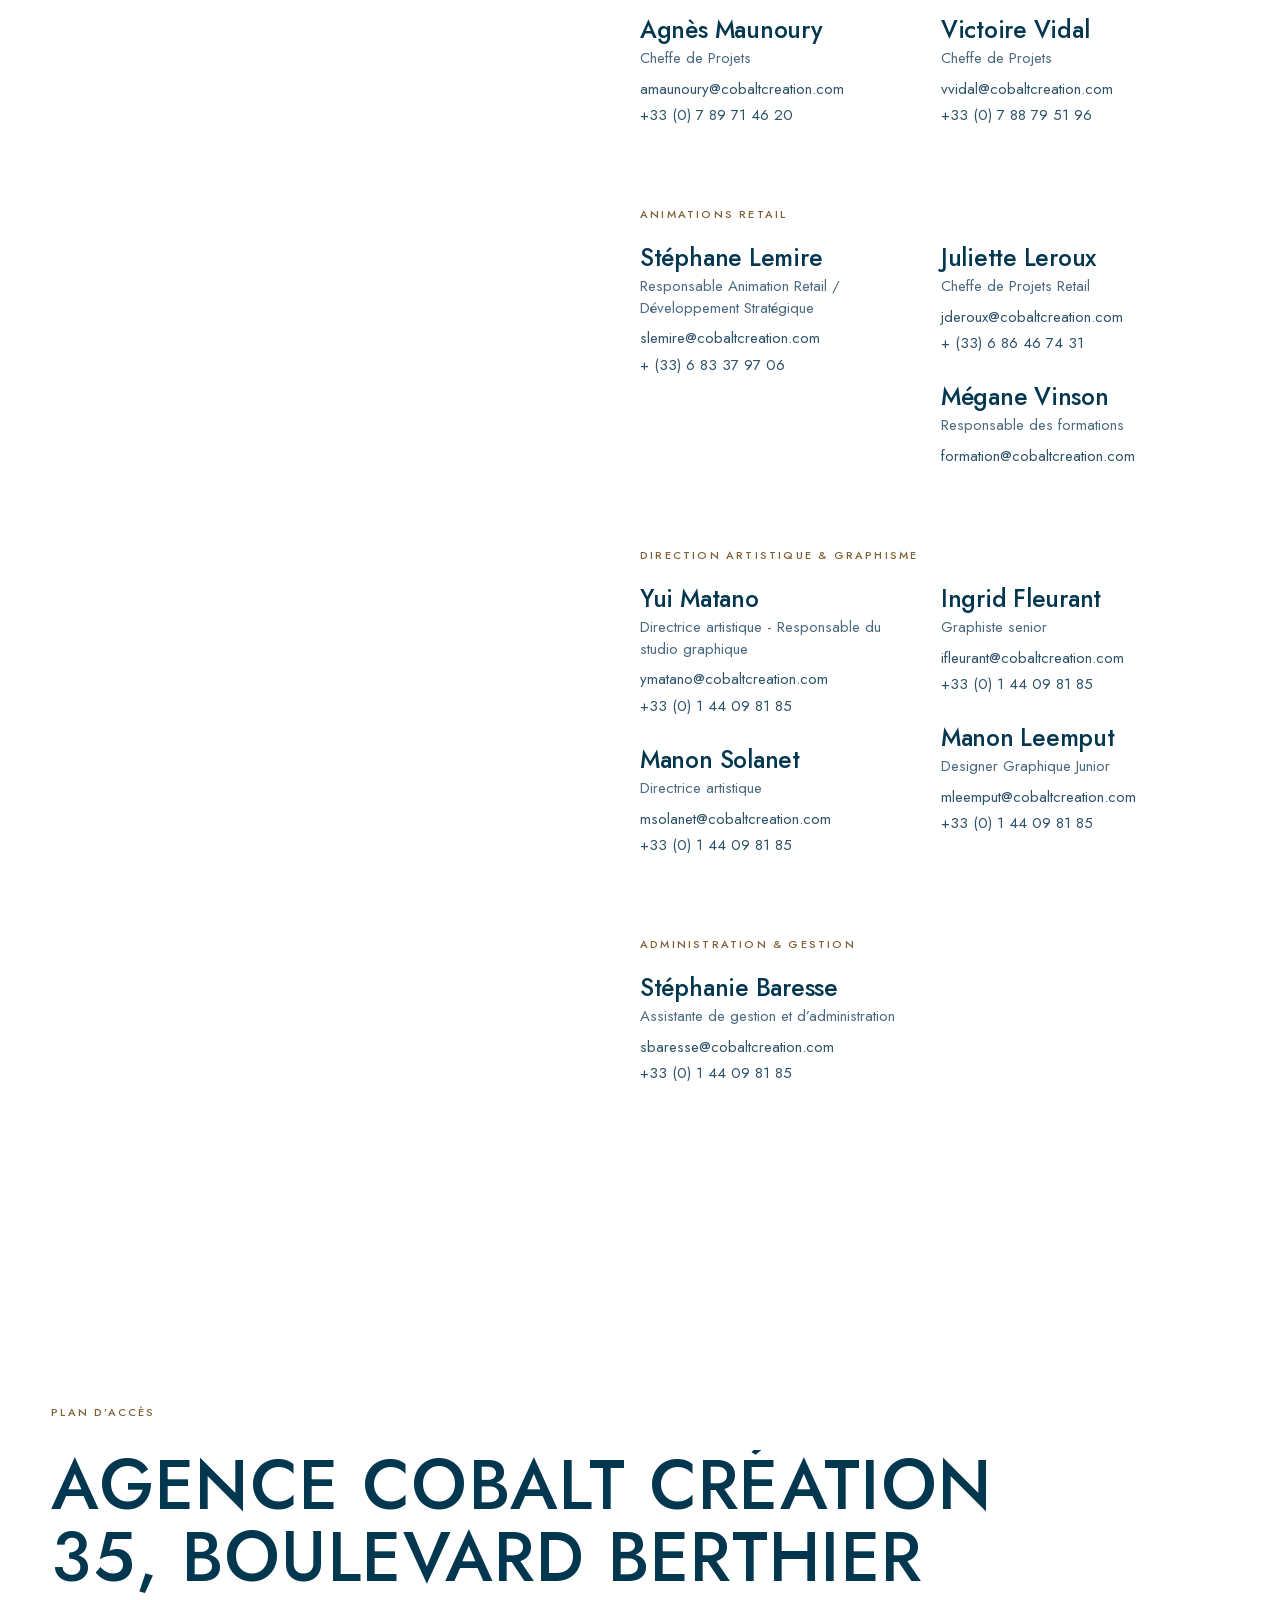
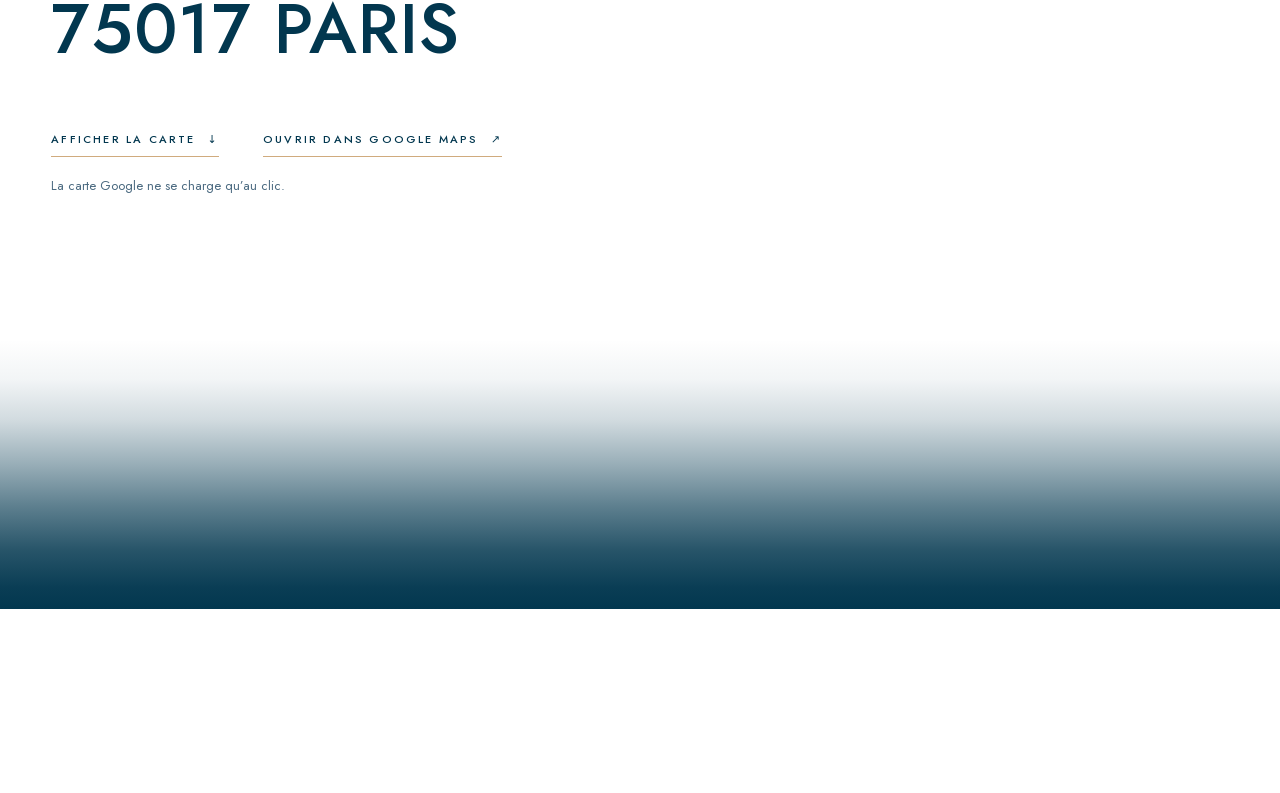
<file: contact-feedback/index.html>
<!doctype html>
<html lang="fr">
<head>
<meta charset="utf-8">
<meta name="viewport" content="width=device-width, initial-scale=1">
<title>Contact | Cobalt Création | Paris</title>
<meta name="description" content="Besoin d&#x27;un atelier de personnalisation? Besoin de créer un coffret ou un packaging avec une identité forte? Contactez notre direction artistique &amp; graphisme, notre direction de projet &amp; marketing ou encore notre atelier de personnalisation.">
<meta name="robots" content="noindex, nofollow">
<link rel="canonical" href="https://www.cobaltcreation.com/contact-feedback">
<meta name="theme-color" content="#ffffff">
<meta property="og:type" content="website">
<meta property="og:locale" content="fr_FR">
<meta property="og:site_name" content="Cobalt Création">
<meta property="og:title" content="Contact | Cobalt Création | Paris">
<meta property="og:description" content="Besoin d&#x27;un atelier de personnalisation? Besoin de créer un coffret ou un packaging avec une identité forte? Contactez notre direction artistique &amp; graphisme, notre direction de projet &amp; marketing ou encore notre atelier de personnalisation.">
<meta property="og:url" content="https://timoteoadrogue.github.io/cobalt-creation-site-v2/contact-feedback/">
<meta property="og:image" content="https://timoteoadrogue.github.io/cobalt-creation-site-v2/assets/media/56d6a37866f5-1920.jpg">
<link rel="icon" href="../assets/media/favicon-64.png" type="image/png">
<link rel="apple-touch-icon" href="../assets/media/apple-touch-icon.png">
<link rel="preload" href="../assets/fonts/jost.woff2" as="font" type="font/woff2" crossorigin>
<link rel="stylesheet" href="../assets/site.css">
<script>document.documentElement.classList.add('js');try{var pt=sessionStorage.getItem('cc-pt');if(pt){sessionStorage.removeItem('cc-pt');if(!matchMedia('(prefers-reduced-motion: reduce)').matches)document.documentElement.classList.add(pt==='img'?'pt-img':'pt-in')}}catch(e){}</script>
<script src="../assets/vendor/gsap.min.js" defer></script>
<script src="../assets/vendor/ScrollTrigger.min.js" defer></script>
<script src="../assets/vendor/lenis.min.js" defer></script>
<script src="../assets/site.js" defer></script>
</head>
<body class="p-contact">
<a class="skip" href="#contenu">Aller au contenu</a>
<header class="hd" data-header>
  <a class="hd__logo" href="../" aria-label="Cobalt Création, accueil">
    <img class="hd__logo-ink" src="../assets/media/logo-cobalt.png" width="653" height="337" alt="Cobalt Création">
    <img class="hd__logo-cream" src="../assets/media/logo-cobalt-creme.png" width="653" height="337" alt="" aria-hidden="true">
  </a>
  <nav class="hd__nav" aria-label="Navigation principale">
    <ul class="hd__list">
<li><a class="" href="../">Accueil</a></li>
<li><a class="" href="../creation-d-objet-unique/">Nos ateliers signatures</a></li>
<li><a class="" href="../ateliers-de-personnalisation/">Nos animations retail sur mesure</a></li>
<li><a class="" href="../design-graphique-design-papier/">Notre studio graphique &amp; design</a></li>
<li><a class="" href="../coffrets-packaging/">Notre atelier parisien</a></li>
<li><a class="" href="../contact-feedback/" aria-current="page">Contact</a></li>
    </ul>
  </nav>
  <button class="hd__menu" type="button" aria-expanded="false" aria-controls="menu"><span class="hd__burger" aria-hidden="true"></span><span data-menu-label>Menu</span></button>
</header>
<div class="menu" id="menu" data-menu data-lenis-prevent>
  <ul>
<li><a class="menu__link" href="../">Accueil</a></li>
<li><a class="menu__link" href="../creation-d-objet-unique/">Nos ateliers signatures</a></li>
<li><a class="menu__link" href="../ateliers-de-personnalisation/">Nos animations retail sur mesure</a></li>
<li><a class="menu__link" href="../design-graphique-design-papier/">Notre studio graphique &amp; design</a></li>
<li><a class="menu__link" href="../coffrets-packaging/">Notre atelier parisien</a></li>
<li><a class="menu__link" href="../contact-feedback/" aria-current="page">Contact</a></li>
  </ul>
  <div class="menu__foot">
    <p>35, Boulevard Berthier - 75017 Paris<br><a href="tel:+33144098185">+33 (0) 1 44 09 81 85</a><br><a href="mailto:contact@cobaltcreation.com">contact@cobaltcreation.com</a></p>
  </div>
</div>
<main id="contenu">
<section class="ctx" aria-labelledby="ct-t">
  <figure class="ctx__media"><picture><source type="image/avif" srcset="../assets/media/6cf80f2f42c2-800.avif 800w, ../assets/media/6cf80f2f42c2-1600.avif 1600w" sizes="(max-width: 900px) 100vw, 44vw"><img class="ctx__img" src="../assets/media/6cf80f2f42c2-800.jpg" srcset="../assets/media/6cf80f2f42c2-800.jpg 800w, ../assets/media/6cf80f2f42c2-1600.jpg 1600w" sizes="(max-width: 900px) 100vw, 44vw" width="800" height="800" alt="Guerlain, Xmas 2024, Atelier retail international - Strass &amp; Calligraphie" loading="eager" decoding="async" fetchpriority="high"></picture><figcaption>Guerlain · Xmas 2024 · Atelier retail international - Strass &amp; Calligraphie</figcaption></figure>
  <div class="ctx__body">
    <h1 id="ct-t" class="ctx__title"><span class="split">Nous contacter</span></h1>
    <div class="ct-grid">
      <dl class="ct-ways" data-reveal>
        <div><dt>Téléphone</dt><dd><a href="tel:+33144098185">+33 (0) 1 44 09 81 85</a></dd></div>
        <div><dt>Email</dt><dd><a href="mailto:contact@cobaltcreation.com">contact@cobaltcreation.com</a></dd></div>
        <div><dt>Instagram</dt><dd><a href="https://www.instagram.com/cobaltcreation/" rel="noopener" target="_blank">@cobaltcreation</a></dd></div>
        <div><dt>Adresse</dt><dd>35, Boulevard Berthier<br>75017 Paris</dd></div>
      </dl>
      <form class="form" data-mailto="contact@cobaltcreation.com" novalidate data-reveal>
        <div class="field"><label for="f-nom">Nom</label><input id="f-nom" name="nom" autocomplete="family-name"><p class="field__err" aria-live="polite"></p></div>
        <div class="field"><label for="f-prenom">Prénom</label><input id="f-prenom" name="prenom" autocomplete="given-name"><p class="field__err" aria-live="polite"></p></div>
        <div class="field field--full"><label for="f-email">Email *</label><input id="f-email" name="email" type="email" autocomplete="email" required><p class="field__err" aria-live="polite"></p></div>
        <div class="field field--full"><label for="f-msg">Message *</label><textarea id="f-msg" name="message" required></textarea><p class="field__err" aria-live="polite"></p></div>
        <div class="form__foot"><button class="btn" type="submit">Envoyer</button><p class="form__note">En cliquant sur Envoyer, votre messagerie s’ouvre avec votre message prêt à partir vers contact@cobaltcreation.com.</p></div>
      </form>
    </div>
    <section class="team" aria-labelledby="team-t">
      <h2 class="team__t" id="team-t"><span class="split">L’équipe</span></h2>
      <div class="tg" data-reveal><h3 class="tg__n">DIRECTION</h3><ul class="tg__list"><li class="tp"><span class="tp__n">Aurélie de Dion</span><span class="tp__r">Fondatrice - Directrice de création</span><span class="tp__c"><a href="mailto:adedion@cobaltcreation.com">adedion@cobaltcreation.com</a><a href="tel:+33681972685">+33 (0) 6 81 97 26 85</a></span></li><li class="tp"><span class="tp__n">Célia Lannes</span><span class="tp__r">Directrice exécutive &amp; Cheffe de projet senior</span><span class="tp__c"><a href="mailto:clannes@cobaltcreation.com">clannes@cobaltcreation.com</a><a href="tel:+33615487459">+33 (0) 6 15 48 74 59</a></span></li></ul></div><div class="tg" data-reveal><h3 class="tg__n">CHEFS DE PROJETS</h3><ul class="tg__list"><li class="tp"><span class="tp__n">Agnès Maunoury</span><span class="tp__r">Cheffe de Projets</span><span class="tp__c"><a href="mailto:amaunoury@cobaltcreation.com">amaunoury@cobaltcreation.com</a><a href="tel:+33789714620">+33 (0) 7 89 71 46 20</a></span></li><li class="tp"><span class="tp__n">Victoire Vidal</span><span class="tp__r">Cheffe de Projets</span><span class="tp__c"><a href="mailto:vvidal@cobaltcreation.com">vvidal@cobaltcreation.com</a><a href="tel:+33788795196">+33 (0) 7 88 79 51 96</a></span></li></ul></div><div class="tg" data-reveal><h3 class="tg__n">ANIMATIONS RETAIL</h3><ul class="tg__list"><li class="tp"><span class="tp__n">Stéphane Lemire</span><span class="tp__r">Responsable Animation Retail / Développement Stratégique</span><span class="tp__c"><a href="mailto:slemire@cobaltcreation.com">slemire@cobaltcreation.com</a><a href="tel:+33683379706">+ (33) 6 83 37 97 06</a></span></li><li class="tp"><span class="tp__n">Juliette Leroux</span><span class="tp__r">Cheffe de Projets Retail</span><span class="tp__c"><a href="mailto:jderoux@cobaltcreation.com">jderoux@cobaltcreation.com</a><a href="tel:+33686467431">+ (33) 6 86 46 74 31</a></span></li><li class="tp"><span class="tp__n">Mégane Vinson</span><span class="tp__r">Responsable des formations</span><span class="tp__c"><a href="mailto:formation@cobaltcreation.com">formation@cobaltcreation.com</a></span></li></ul></div><div class="tg" data-reveal><h3 class="tg__n">DIRECTION ARTISTIQUE &amp; GRAPHISME</h3><ul class="tg__list"><li class="tp"><span class="tp__n">Yui Matano</span><span class="tp__r">Directrice artistique - Responsable du studio graphique</span><span class="tp__c"><a href="mailto:ymatano@cobaltcreation.com">ymatano@cobaltcreation.com</a><a href="tel:+33144098185">+33 (0) 1 44 09 81 85</a></span></li><li class="tp"><span class="tp__n">Manon Solanet</span><span class="tp__r">Directrice artistique</span><span class="tp__c"><a href="mailto:msolanet@cobaltcreation.com">msolanet@cobaltcreation.com</a><a href="tel:+33144098185">+33 (0) 1 44 09 81 85</a></span></li><li class="tp"><span class="tp__n">Ingrid Fleurant</span><span class="tp__r">Graphiste senior</span><span class="tp__c"><a href="mailto:ifleurant@cobaltcreation.com">ifleurant@cobaltcreation.com</a><a href="tel:+33144098185">+33 (0) 1 44 09 81 85</a></span></li><li class="tp"><span class="tp__n">Manon Leemput</span><span class="tp__r">Designer Graphique Junior</span><span class="tp__c"><a href="mailto:mleemput@cobaltcreation.com">mleemput@cobaltcreation.com</a><a href="tel:+33144098185">+33 (0) 1 44 09 81 85</a></span></li></ul></div><div class="tg" data-reveal><h3 class="tg__n">ADMINISTRATION &amp; GESTION</h3><ul class="tg__list"><li class="tp"><span class="tp__n">Stéphanie Baresse</span><span class="tp__r">Assistante de gestion et d’administration</span><span class="tp__c"><a href="mailto:sbaresse@cobaltcreation.com">sbaresse@cobaltcreation.com</a><a href="tel:+33144098185">+33 (0) 1 44 09 81 85</a></span></li></ul></div>
    </section>
  </div>
</section>
<section class="mapx" aria-labelledby="map-t" data-map="https://www.google.com/maps?q=35+Boulevard+Berthier,+75017+Paris&output=embed" data-mist="ink">
  <div class="wrap mapx__in">
    <h2 class="mapx__k" id="map-t">Plan d’accès</h2>
    <p class="mapx__addr"><span class="split">Agence Cobalt Création</span><br><span class="split">35, Boulevard Berthier</span><br><span class="split">75017 Paris</span></p>
    <p class="mapx__actions"><button class="lnk" type="button" data-map-load>Afficher la carte <span aria-hidden="true">&darr;</span></button><a class="lnk" href="https://www.google.com/maps/search/?api=1&query=35+Boulevard+Berthier+75017+Paris" rel="noopener" target="_blank">Ouvrir dans Google Maps <span aria-hidden="true">&nearr;</span></a></p>
    <p class="mapx__note">La carte Google ne se charge qu’au clic.</p>
  </div>
</section>
</main>
<div class="end" data-end>
<footer class="ft">
  <div class="wrap ft__in">
    <img src="../assets/media/logo-cobalt-creme.png" width="653" height="337" alt="Cobalt Création" loading="lazy">
    <div>
      <p class="ft__name">Agence Cobalt Création</p>
      <p class="ft__addr"><span>35, Boulevard Berthier - 75017 Paris</span><span class="ft__sep"> / </span><span><a href="tel:+33144098185">+33 (0) 1 44 09 81 85</a></span><span class="ft__sep"> / </span><span><a href="mailto:contact@cobaltcreation.com">contact@cobaltcreation.com</a></span></p>
      <p>Horaires d’ouverture : 9h30 - 18h30</p>
    </div>
    <p class="ft__links"><a href="https://www.instagram.com/cobaltcreation/" rel="noopener" target="_blank">Instagram</a><a href="../politique-de-confidentialite/">Politique de confidentialité</a></p>
  </div>
</footer>
</div>

</body>
</html>
</file>
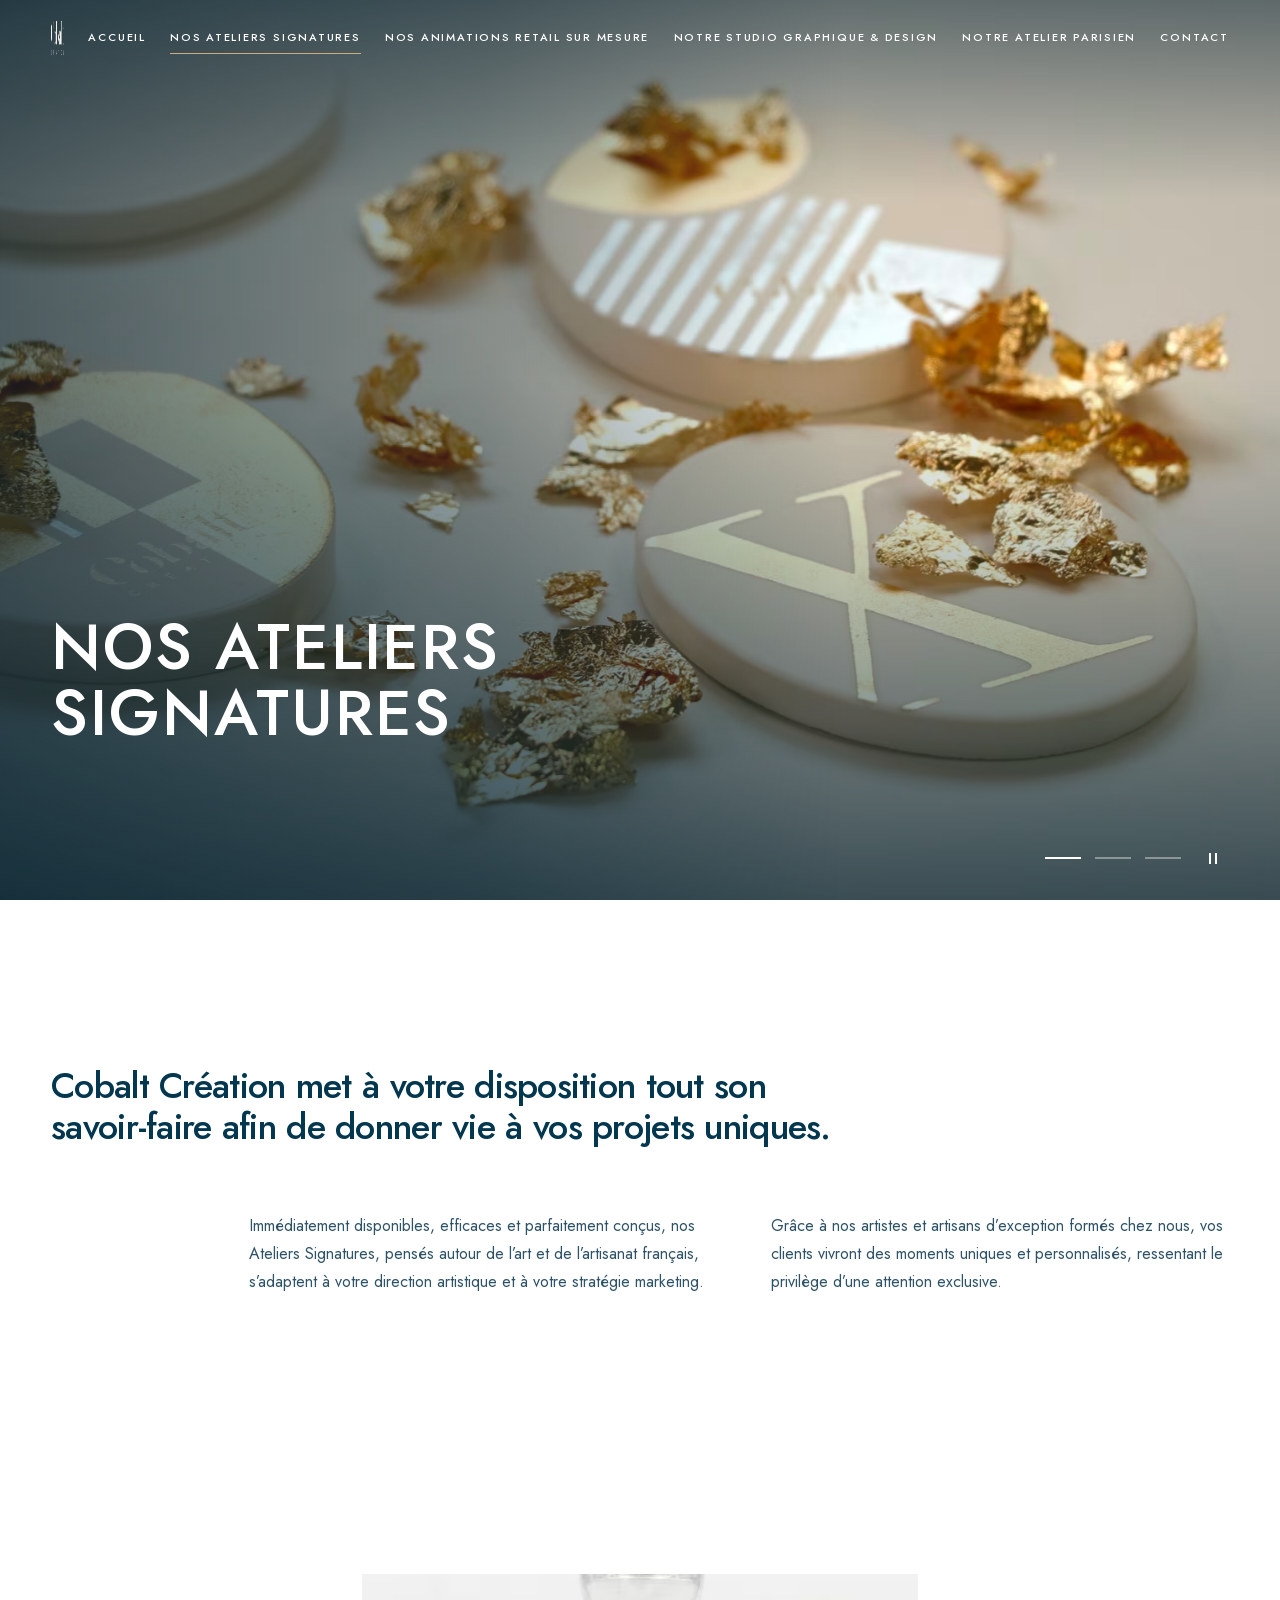
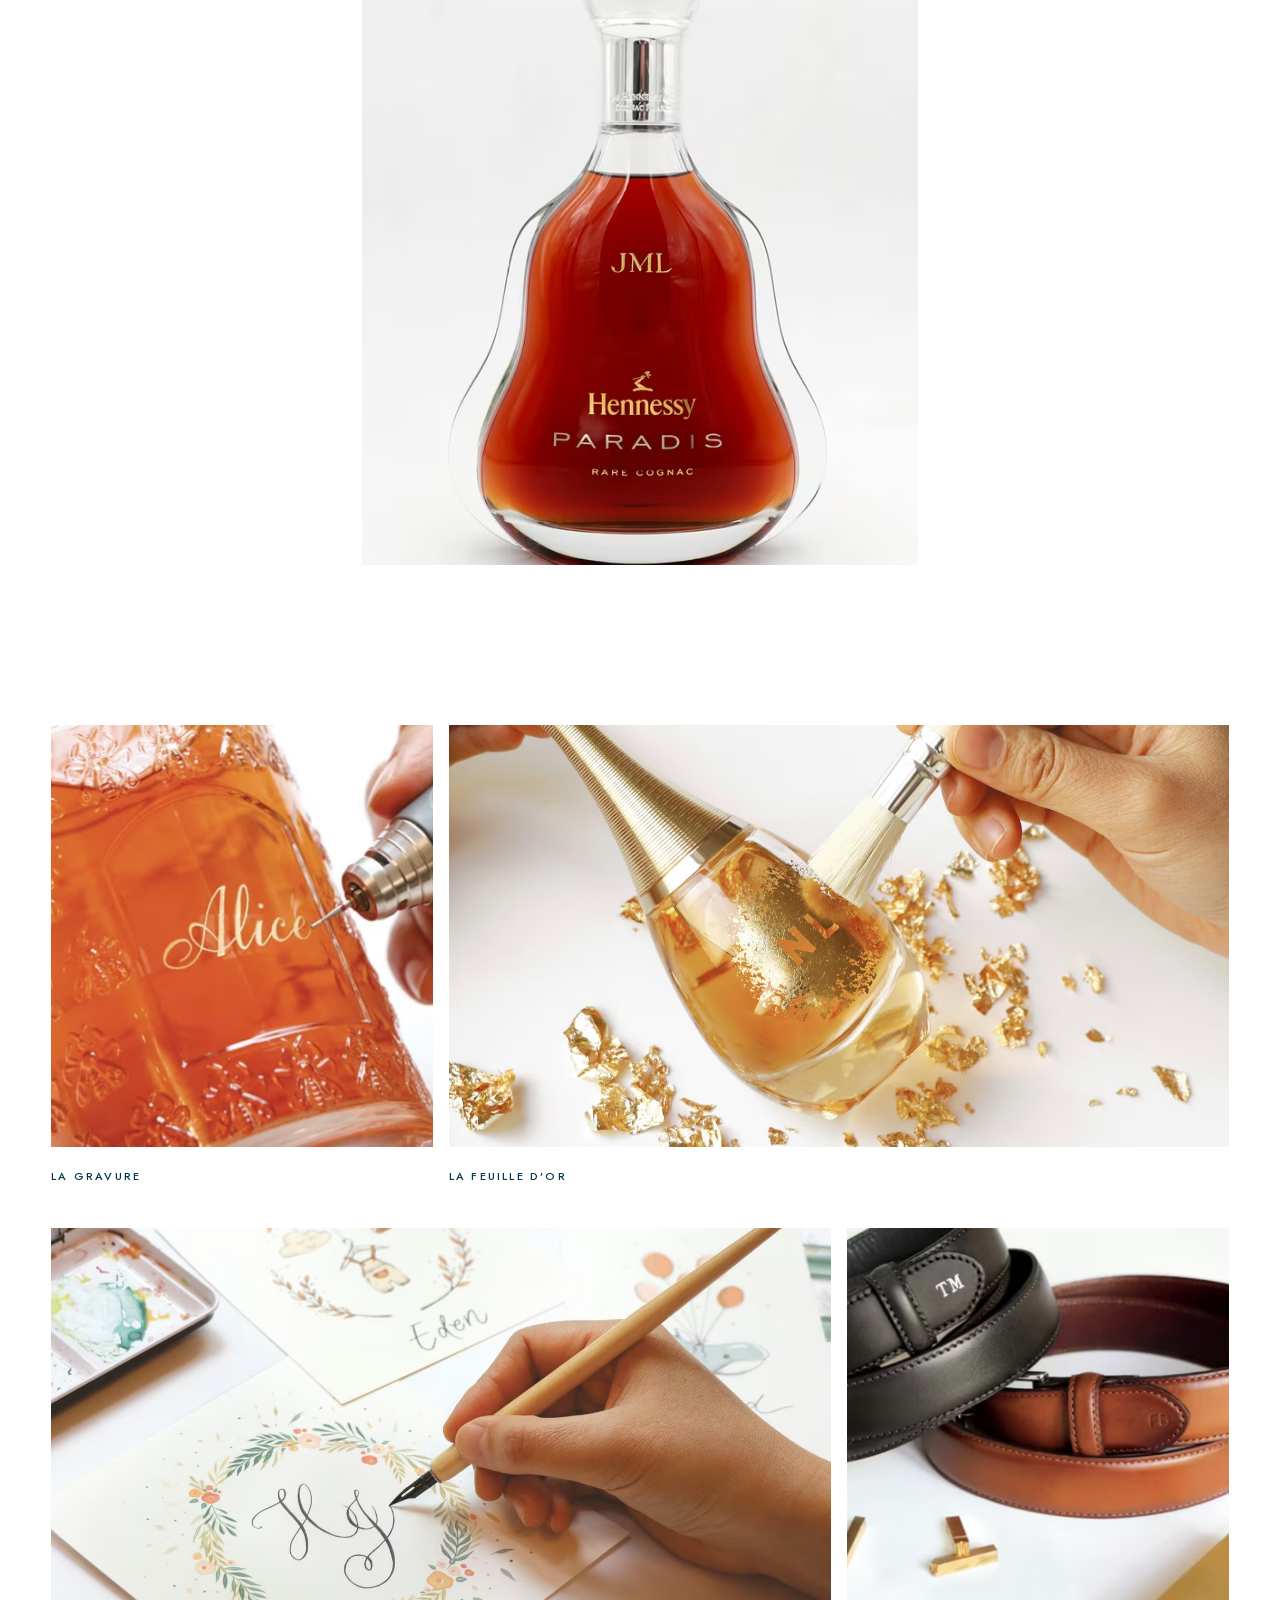
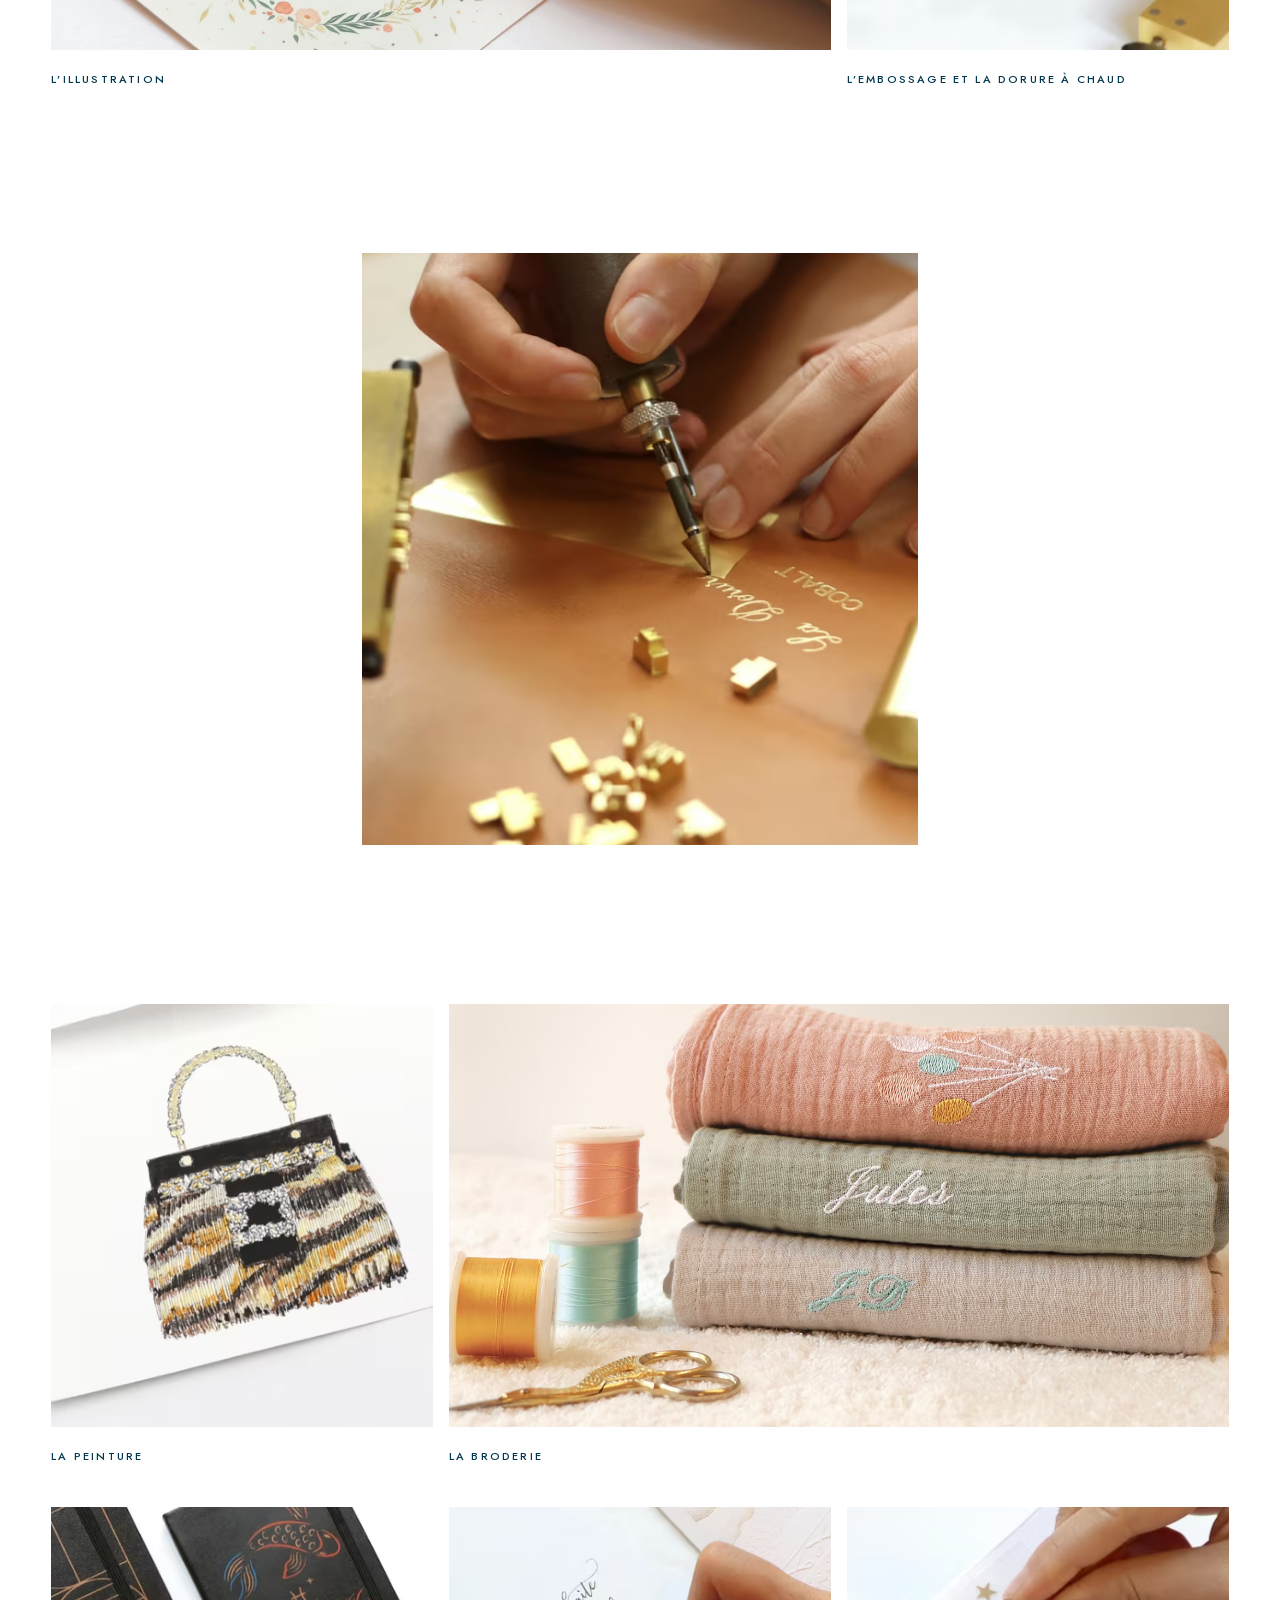
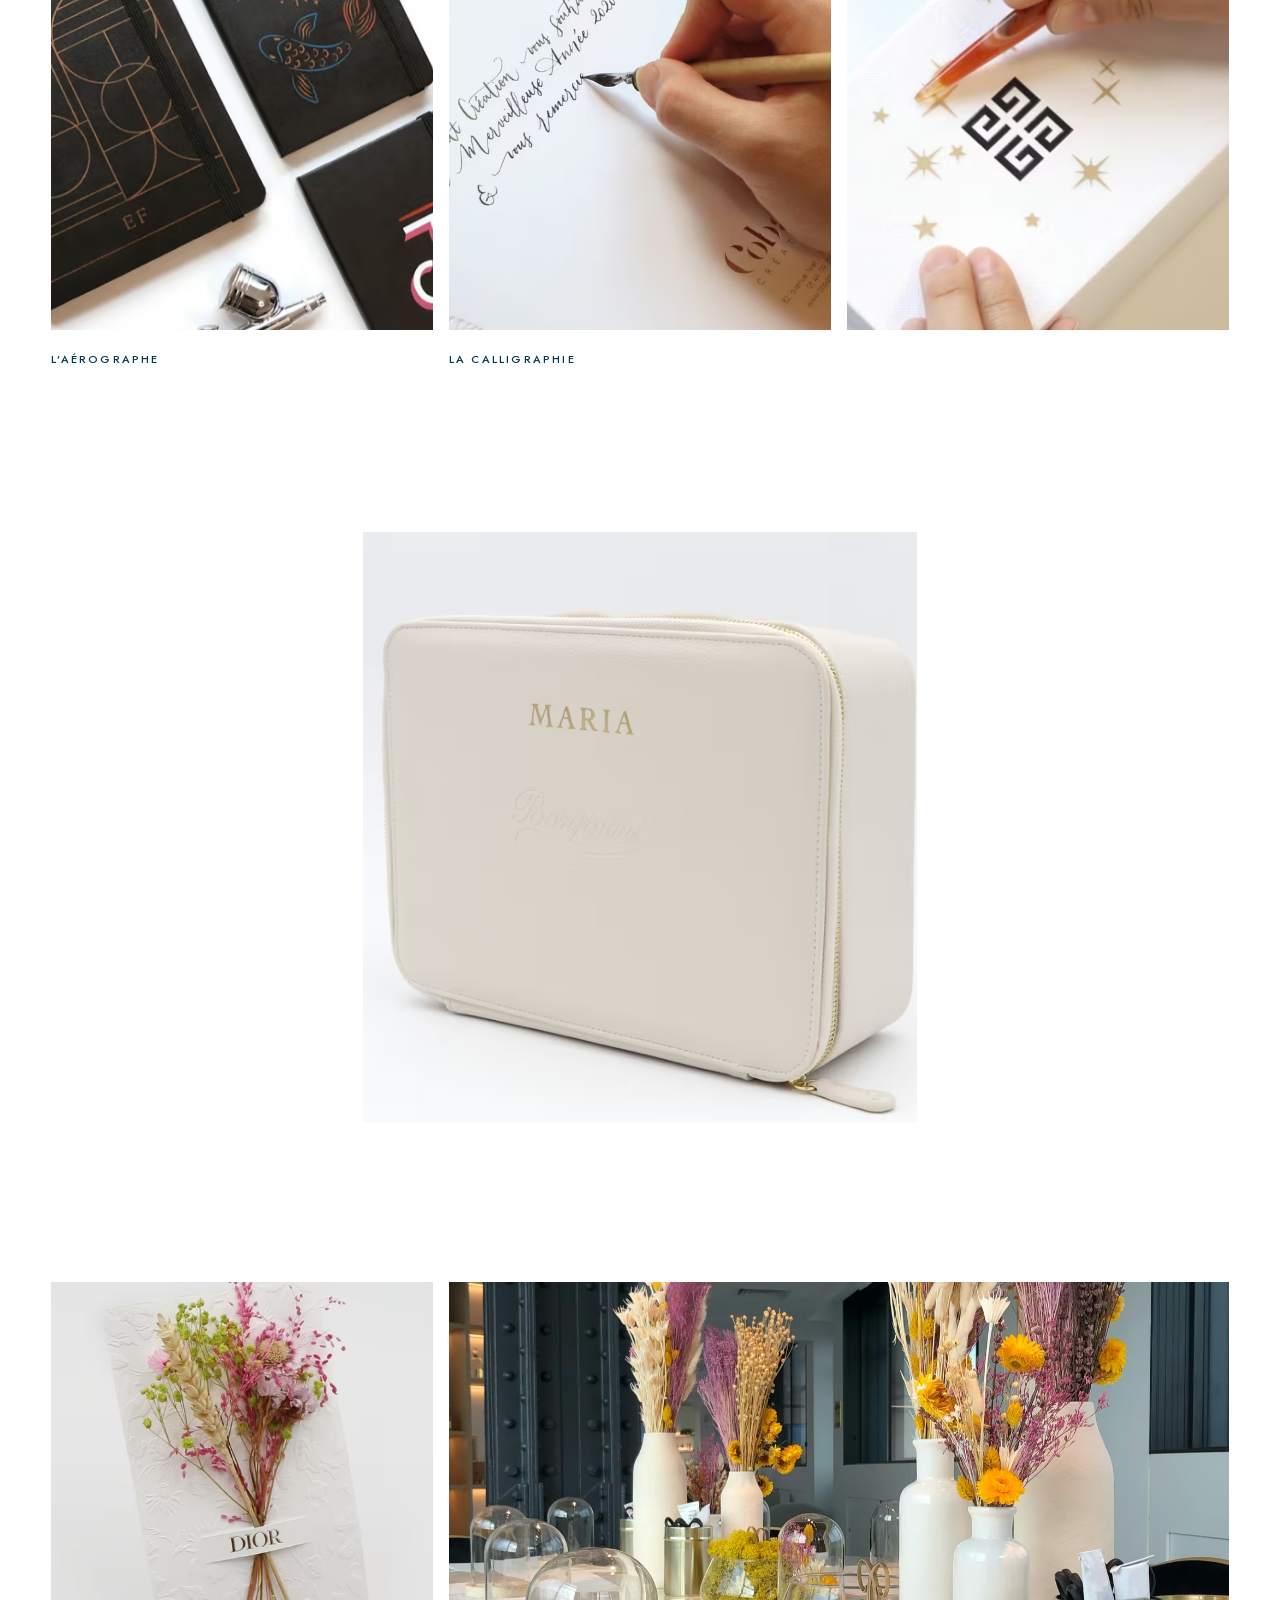
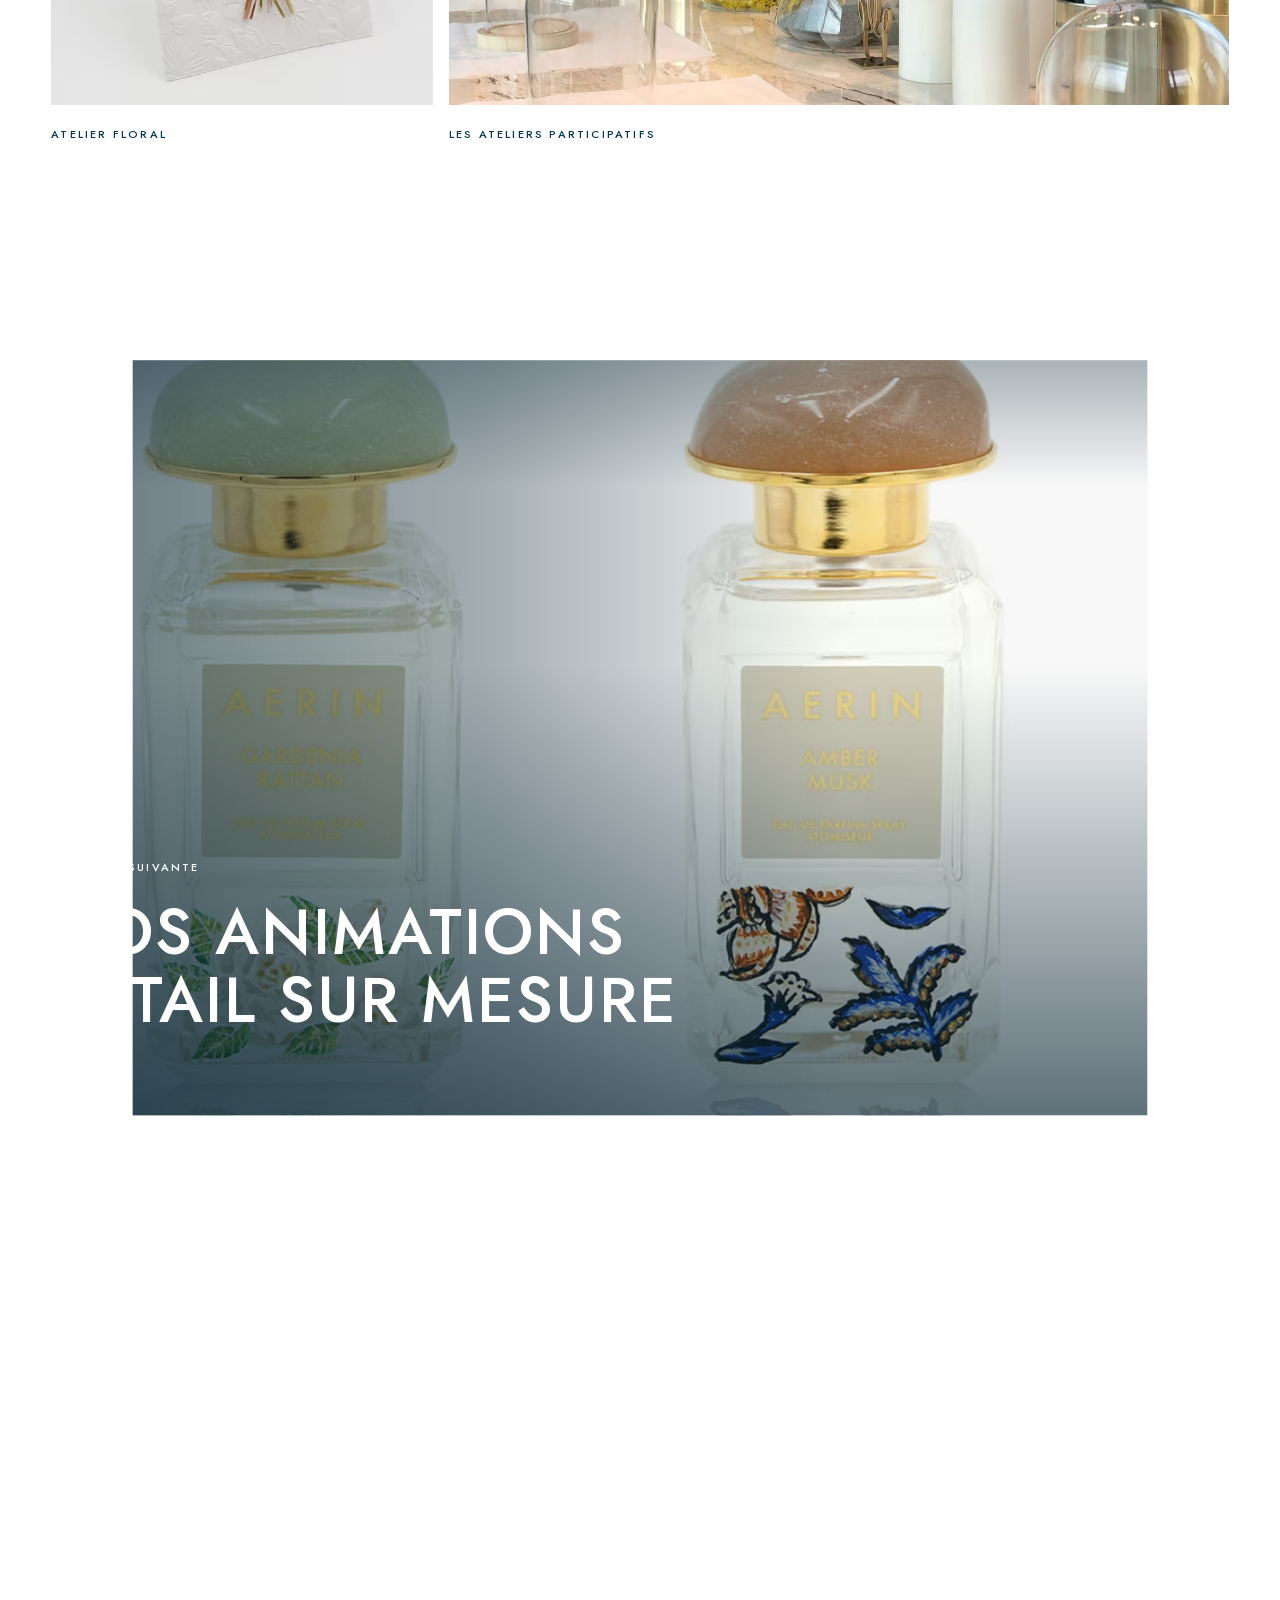
<file: creation-d-objet-unique/index.html>
<!doctype html>
<html lang="fr">
<head>
<meta charset="utf-8">
<meta name="viewport" content="width=device-width, initial-scale=1">
<title>Creation D&#x27;objet Unique | Cobalt Création | Paris</title>
<meta name="description" content="Création d&#x27;objets uniques et cadeaux d&#x27;exceptions, Cobalt met à votre disposition tout son savoir-faire afin de donner vie à vos projets uniques. 
Notre savoir faire : La gravure, Le dépolissage, L&#x27;aérographe, La peinture, 
L&#x27;embossage et la dorure à chaud, La feuille d&#x27;or, La broderie ou encore 
L&#x27;illustration et la calligraphie">
<meta name="robots" content="noindex, nofollow">
<link rel="canonical" href="https://www.cobaltcreation.com/creation-d-objet-unique">
<meta name="theme-color" content="#ffffff">
<meta property="og:type" content="website">
<meta property="og:locale" content="fr_FR">
<meta property="og:site_name" content="Cobalt Création">
<meta property="og:title" content="Creation D&#x27;objet Unique | Cobalt Création | Paris">
<meta property="og:description" content="Création d&#x27;objets uniques et cadeaux d&#x27;exceptions, Cobalt met à votre disposition tout son savoir-faire afin de donner vie à vos projets uniques. 
Notre savoir faire : La gravure, Le dépolissage, L&#x27;aérographe, La peinture, 
L&#x27;embossage et la dorure à chaud, La feuille d&#x27;or, La broderie ou encore 
L&#x27;illustration et la calligraphie">
<meta property="og:url" content="https://timoteoadrogue.github.io/cobalt-creation-site-v2/creation-d-objet-unique/">
<meta property="og:image" content="https://timoteoadrogue.github.io/cobalt-creation-site-v2/assets/media/87c0fa6112f9-1711.jpg">
<link rel="icon" href="../assets/media/favicon-64.png" type="image/png">
<link rel="apple-touch-icon" href="../assets/media/apple-touch-icon.png">
<link rel="preload" href="../assets/fonts/jost.woff2" as="font" type="font/woff2" crossorigin>
<link rel="stylesheet" href="../assets/site.css">
<script>document.documentElement.classList.add('js');try{var pt=sessionStorage.getItem('cc-pt');if(pt){sessionStorage.removeItem('cc-pt');if(!matchMedia('(prefers-reduced-motion: reduce)').matches)document.documentElement.classList.add(pt==='img'?'pt-img':'pt-in')}}catch(e){}</script>
<script src="../assets/vendor/gsap.min.js" defer></script>
<script src="../assets/vendor/ScrollTrigger.min.js" defer></script>
<script src="../assets/vendor/lenis.min.js" defer></script>
<script src="../assets/site.js" defer></script>
</head>
<body class="p-rubric">
<a class="skip" href="#contenu">Aller au contenu</a>
<header class="hd is-over" data-header>
  <a class="hd__logo" href="../" aria-label="Cobalt Création, accueil">
    <img class="hd__logo-ink" src="../assets/media/logo-cobalt.png" width="653" height="337" alt="Cobalt Création">
    <img class="hd__logo-cream" src="../assets/media/logo-cobalt-creme.png" width="653" height="337" alt="" aria-hidden="true">
  </a>
  <nav class="hd__nav" aria-label="Navigation principale">
    <ul class="hd__list">
<li><a class="" href="../">Accueil</a></li>
<li><a class="" href="../creation-d-objet-unique/" aria-current="page">Nos ateliers signatures</a></li>
<li><a class="" href="../ateliers-de-personnalisation/">Nos animations retail sur mesure</a></li>
<li><a class="" href="../design-graphique-design-papier/">Notre studio graphique &amp; design</a></li>
<li><a class="" href="../coffrets-packaging/">Notre atelier parisien</a></li>
<li><a class="" href="../contact-feedback/">Contact</a></li>
    </ul>
  </nav>
  <button class="hd__menu" type="button" aria-expanded="false" aria-controls="menu"><span class="hd__burger" aria-hidden="true"></span><span data-menu-label>Menu</span></button>
</header>
<div class="menu" id="menu" data-menu data-lenis-prevent>
  <ul>
<li><a class="menu__link" href="../">Accueil</a></li>
<li><a class="menu__link" href="../creation-d-objet-unique/" aria-current="page">Nos ateliers signatures</a></li>
<li><a class="menu__link" href="../ateliers-de-personnalisation/">Nos animations retail sur mesure</a></li>
<li><a class="menu__link" href="../design-graphique-design-papier/">Notre studio graphique &amp; design</a></li>
<li><a class="menu__link" href="../coffrets-packaging/">Notre atelier parisien</a></li>
<li><a class="menu__link" href="../contact-feedback/">Contact</a></li>
  </ul>
  <div class="menu__foot">
    <p>35, Boulevard Berthier - 75017 Paris<br><a href="tel:+33144098185">+33 (0) 1 44 09 81 85</a><br><a href="mailto:contact@cobaltcreation.com">contact@cobaltcreation.com</a></p>
  </div>
</div>
<main id="contenu">
<section class="hero" data-banner tabindex="0" aria-roledescription="carrousel" aria-label="Diaporama, défilement automatique toutes les 3 secondes">
  <div class="hero__slides" data-slides><div class="sl is-on" role="group" aria-roledescription="diapositive" aria-label="1 sur 3"><picture><source type="image/avif" srcset="../assets/media/beea44379bf7-x1280.avif 1280w, ../assets/media/beea44379bf7-x1650.avif 1650w, ../assets/media/beea44379bf7-x1920.avif 1920w, ../assets/media/beea44379bf7-x2560.avif 2560w, ../assets/media/beea44379bf7-x2700.avif 2700w" sizes="max(100vw, calc(100vh * 1.500))"><img class="sl__img" src="../assets/media/beea44379bf7-x1280.jpg" srcset="../assets/media/beea44379bf7-x1280.jpg 1280w, ../assets/media/beea44379bf7-x1650.jpg 1650w, ../assets/media/beea44379bf7-x1920.jpg 1920w, ../assets/media/beea44379bf7-x2560.jpg 2560w, ../assets/media/beea44379bf7-x2700.jpg 2700w" sizes="max(100vw, calc(100vh * 1.500))" width="1280" height="853" alt="" loading="eager" decoding="async" fetchpriority="high"></picture></div><div class="sl" role="group" aria-roledescription="diapositive" aria-label="2 sur 3"><picture><source type="image/avif" srcset="../assets/media/50a83d9d3d18-x1280.avif 1280w, ../assets/media/50a83d9d3d18-x1561.avif 1561w, ../assets/media/50a83d9d3d18-x1920.avif 1920w, ../assets/media/50a83d9d3d18-x2480.avif 2480w" sizes="max(100vw, calc(100vh * 1.419))"><img class="sl__img" src="../assets/media/50a83d9d3d18-x1280.jpg" srcset="../assets/media/50a83d9d3d18-x1280.jpg 1280w, ../assets/media/50a83d9d3d18-x1561.jpg 1561w, ../assets/media/50a83d9d3d18-x1920.jpg 1920w, ../assets/media/50a83d9d3d18-x2480.jpg 2480w" sizes="max(100vw, calc(100vh * 1.419))" width="1280" height="902" alt="" loading="eager" decoding="async"></picture></div><div class="sl" role="group" aria-roledescription="diapositive" aria-label="3 sur 3"><picture><source type="image/avif" srcset="../assets/media/e299d102def1-x1280.avif 1280w, ../assets/media/e299d102def1-x1561.avif 1561w, ../assets/media/e299d102def1-x1920.avif 1920w, ../assets/media/e299d102def1-x2480.avif 2480w" sizes="max(100vw, calc(100vh * 1.419))"><img class="sl__img" src="../assets/media/e299d102def1-x1280.jpg" srcset="../assets/media/e299d102def1-x1280.jpg 1280w, ../assets/media/e299d102def1-x1561.jpg 1561w, ../assets/media/e299d102def1-x1920.jpg 1920w, ../assets/media/e299d102def1-x2480.jpg 2480w" sizes="max(100vw, calc(100vh * 1.419))" width="1280" height="902" alt="" loading="lazy" decoding="async"></picture></div></div>
  
  <div class="hero__shade" aria-hidden="true"></div>
  <div class="hero__content wrap" data-hero-content>
    <h1 class="hero__title hero__title--page"><span class="split">NOS ATELIERS SIGNATURES</span></h1>
    
  </div>
  <div class="hero__foot wrap">
    
    <div class="bn__ctrl"><button class="bn__dot" type="button" aria-label="Image 1 sur 3"><span></span></button><button class="bn__dot" type="button" aria-label="Image 2 sur 3"><span></span></button><button class="bn__dot" type="button" aria-label="Image 3 sur 3"><span></span></button><button class="bn__pp" type="button" aria-label="Mettre le diaporama en pause"><span></span></button></div>
  </div>
</section>
<section class="intro">
  <div class="wrap intro__in">
    <p class="intro__lead split">Cobalt Création met à votre disposition tout son savoir-faire afin de donner vie à vos projets uniques.</p>
    <div class="intro__rest" data-reveal><p>Immédiatement disponibles, efficaces et parfaitement conçus, nos Ateliers Signatures, pensés autour de l’art et de l’artisanat français, s’adaptent à votre direction artistique et à votre stratégie marketing.</p><p>Grâce à nos artistes et artisans d’exception formés chez nous, vos clients vivront des moments uniques et personnalisés, ressentant le privilège d’une attention exclusive.</p></div>
  </div>
</section>
<section class="works" aria-label="Réalisations">
  <div class="wrap">
    <figure class="plate" id="piece-1" style="--ar:1.000" data-plate><a class="plate__link" href="#piece-1" data-lb="1" data-item='{&quot;t&quot;: &quot;&quot;, &quot;s&quot;: &quot;&quot;, &quot;d&quot;: &quot;&quot;, &quot;jpg&quot;: &quot;../assets/media/2d078e6f56e0-1600.jpg&quot;, &quot;avif&quot;: &quot;../assets/media/2d078e6f56e0-1600.avif&quot;, &quot;alt&quot;: &quot;Réalisation 1&quot;}' aria-label="Agrandir : Réalisation 1"><picture><source type="image/avif" srcset="../assets/media/2d078e6f56e0-800.avif 800w, ../assets/media/2d078e6f56e0-1600.avif 1600w, ../assets/media/v2/2d078e6f56e0-v1900.avif 1900w" sizes="(max-width: 767px) 100vw, calc(86vh * 1.000)"><img class="plate__img" src="../assets/media/2d078e6f56e0-800.jpg" srcset="../assets/media/2d078e6f56e0-800.jpg 800w, ../assets/media/2d078e6f56e0-1600.jpg 1600w, ../assets/media/v2/2d078e6f56e0-v1900.jpg 1900w" sizes="(max-width: 767px) 100vw, calc(86vh * 1.000)" width="800" height="800" alt="Réalisation 1" loading="lazy" decoding="async"></picture></a></figure><div class="mosaic"><figure class="tile s1" id="piece-2" data-wipe><a class="tile__link" href="#piece-2" data-lb="2" data-item='{&quot;t&quot;: &quot;La Gravure&quot;, &quot;s&quot;: &quot;&quot;, &quot;d&quot;: &quot;Idéale pour sublimer le verre, certains plastiques, la céramique, la laque...\nLa gravure est réalisée par un artiste à la main.\nNous pouvons calligraphier un texte mais également reproduire ou créer\nune illustration selon votre brief.\nLes gravures peuvent être colorées ou dorées à la feuille.&quot;, &quot;jpg&quot;: &quot;../assets/media/50a83d9d3d18-1600.jpg&quot;, &quot;avif&quot;: &quot;../assets/media/50a83d9d3d18-1600.avif&quot;, &quot;alt&quot;: &quot;La Gravure&quot;}' aria-label="Agrandir : La Gravure"><picture><source type="image/avif" srcset="../assets/media/50a83d9d3d18-800.avif 800w, ../assets/media/50a83d9d3d18-1600.avif 1600w" sizes="(max-width: 767px) 72vw, 32vw"><img class="tile__img" src="../assets/media/50a83d9d3d18-800.jpg" srcset="../assets/media/50a83d9d3d18-800.jpg 800w, ../assets/media/50a83d9d3d18-1600.jpg 1600w" sizes="(max-width: 767px) 72vw, 32vw" width="800" height="564" alt="La Gravure" loading="lazy" decoding="async"></picture></a><figcaption class="tile__meta"><span class="tile__t">La Gravure</span><span class="tile__s"></span><span class="tile__d">Idéale pour sublimer le verre, certains plastiques, la céramique, la laque...
La gravure est réalisée par un artiste à la main.
Nous pouvons calligraphier un texte mais également reproduire ou créer
une illustration selon votre brief.
Les gravures peuvent être colorées ou dorées à la feuille.</span></figcaption></figure><figure class="tile s2" id="piece-3" data-wipe><a class="tile__link" href="#piece-3" data-lb="3" data-item='{&quot;t&quot;: &quot;La feuille d’or&quot;, &quot;s&quot;: &quot;&quot;, &quot;d&quot;: &quot;Idéale pour sublimer le verre, la céramique, le papier, le marbre ...\n\nLa feuille d’or permet une reproduction d’un motif ou l’application d’initiale.\n\nUn traitement plus libre de la feuille d’or offrira un décor unique et lumineux.\n\nFeuille or ou argent véritable/faux or ou faux argent.&quot;, &quot;jpg&quot;: &quot;../assets/media/e299d102def1-1600.jpg&quot;, &quot;avif&quot;: &quot;../assets/media/e299d102def1-1600.avif&quot;, &quot;alt&quot;: &quot;La feuille d’or&quot;}' aria-label="Agrandir : La feuille d’or"><picture><source type="image/avif" srcset="../assets/media/e299d102def1-800.avif 800w, ../assets/media/e299d102def1-1600.avif 1600w" sizes="(max-width: 767px) 100vw, 64vw"><img class="tile__img" src="../assets/media/e299d102def1-800.jpg" srcset="../assets/media/e299d102def1-800.jpg 800w, ../assets/media/e299d102def1-1600.jpg 1600w" sizes="(max-width: 767px) 100vw, 64vw" width="800" height="564" alt="La feuille d’or" loading="lazy" decoding="async"></picture></a><figcaption class="tile__meta"><span class="tile__t">La feuille d’or</span><span class="tile__s"></span><span class="tile__d">Idéale pour sublimer le verre, la céramique, le papier, le marbre ...

La feuille d’or permet une reproduction d’un motif ou l’application d’initiale.

Un traitement plus libre de la feuille d’or offrira un décor unique et lumineux.

Feuille or ou argent véritable/faux or ou faux argent.</span></figcaption></figure><figure class="tile s2" id="piece-4" data-wipe><a class="tile__link" href="#piece-4" data-lb="4" data-item='{&quot;t&quot;: &quot;L’illustration&quot;, &quot;s&quot;: &quot;&quot;, &quot;d&quot;: &quot;Idéale pour faire rêver vos invités.\n\nNos artistes vous accompagnent dans la réalisation de vos projets, du brief jusqu’à la production.\n\n\n\nNos artistes peuvent également réaliser des pièces uniques, des cadeaux d’exception.&quot;, &quot;jpg&quot;: &quot;../assets/media/facebf48bc61-1600.jpg&quot;, &quot;avif&quot;: &quot;../assets/media/facebf48bc61-1600.avif&quot;, &quot;alt&quot;: &quot;L’illustration&quot;}' aria-label="Agrandir : L’illustration"><picture><source type="image/avif" srcset="../assets/media/facebf48bc61-800.avif 800w, ../assets/media/facebf48bc61-1600.avif 1600w" sizes="(max-width: 767px) 100vw, 64vw"><img class="tile__img" src="../assets/media/facebf48bc61-800.jpg" srcset="../assets/media/facebf48bc61-800.jpg 800w, ../assets/media/facebf48bc61-1600.jpg 1600w" sizes="(max-width: 767px) 100vw, 64vw" width="800" height="564" alt="L’illustration" loading="lazy" decoding="async"></picture></a><figcaption class="tile__meta"><span class="tile__t">L’illustration</span><span class="tile__s"></span><span class="tile__d">Idéale pour faire rêver vos invités.

Nos artistes vous accompagnent dans la réalisation de vos projets, du brief jusqu’à la production.



Nos artistes peuvent également réaliser des pièces uniques, des cadeaux d’exception.</span></figcaption></figure><figure class="tile s1" id="piece-5" data-wipe><a class="tile__link" href="#piece-5" data-lb="5" data-item='{&quot;t&quot;: &quot;L’embossage et la dorure à chaud&quot;, &quot;s&quot;: &quot;&quot;, &quot;d&quot;: &quot;Idéal pour sublimer le cuir, le simili cuir, le papier, le bois ...\n\nCette technique permet le marquage avec ou sans or de caractères d’imprimerie.\n\nTypographies avec ou sans empattements disponibles : 0,5 cm ou 1 cm.\n\nFilm or ou argent véritable/faux or ou couleurs.&quot;, &quot;jpg&quot;: &quot;../assets/media/b8a227d0afb9-1600.jpg&quot;, &quot;avif&quot;: &quot;../assets/media/b8a227d0afb9-1600.avif&quot;, &quot;alt&quot;: &quot;L’embossage et la dorure à chaud&quot;}' aria-label="Agrandir : L’embossage et la dorure à chaud"><picture><source type="image/avif" srcset="../assets/media/b8a227d0afb9-800.avif 800w, ../assets/media/b8a227d0afb9-1600.avif 1600w" sizes="(max-width: 767px) 72vw, 32vw"><img class="tile__img" src="../assets/media/b8a227d0afb9-800.jpg" srcset="../assets/media/b8a227d0afb9-800.jpg 800w, ../assets/media/b8a227d0afb9-1600.jpg 1600w" sizes="(max-width: 767px) 72vw, 32vw" width="800" height="564" alt="L’embossage et la dorure à chaud" loading="lazy" decoding="async"></picture></a><figcaption class="tile__meta"><span class="tile__t">L’embossage et la dorure à chaud</span><span class="tile__s"></span><span class="tile__d">Idéal pour sublimer le cuir, le simili cuir, le papier, le bois ...

Cette technique permet le marquage avec ou sans or de caractères d’imprimerie.

Typographies avec ou sans empattements disponibles : 0,5 cm ou 1 cm.

Film or ou argent véritable/faux or ou couleurs.</span></figcaption></figure></div><figure class="plate" id="piece-6" style="--ar:0.998" data-plate><a class="plate__link" href="#piece-6" data-lb="6" data-item='{&quot;t&quot;: &quot;&quot;, &quot;s&quot;: &quot;&quot;, &quot;d&quot;: &quot;&quot;, &quot;jpg&quot;: &quot;../assets/media/7f382d92aaa5-1600.jpg&quot;, &quot;avif&quot;: &quot;../assets/media/7f382d92aaa5-1600.avif&quot;, &quot;alt&quot;: &quot;Réalisation 6&quot;}' aria-label="Agrandir : Réalisation 6"><picture><source type="image/avif" srcset="../assets/media/7f382d92aaa5-800.avif 800w, ../assets/media/7f382d92aaa5-1600.avif 1600w, ../assets/media/v2/7f382d92aaa5-v1836.avif 1836w" sizes="(max-width: 767px) 100vw, calc(86vh * 0.998)"><img class="plate__img" src="../assets/media/7f382d92aaa5-800.jpg" srcset="../assets/media/7f382d92aaa5-800.jpg 800w, ../assets/media/7f382d92aaa5-1600.jpg 1600w, ../assets/media/v2/7f382d92aaa5-v1836.jpg 1836w" sizes="(max-width: 767px) 100vw, calc(86vh * 0.998)" width="800" height="802" alt="Réalisation 6" loading="lazy" decoding="async"></picture></a></figure><div class="mosaic"><figure class="tile s1" id="piece-7" data-wipe><a class="tile__link" href="#piece-7" data-lb="7" data-item='{&quot;t&quot;: &quot;La peinture&quot;, &quot;s&quot;: &quot;&quot;, &quot;d&quot;: &quot;Idéale pour sublimer le verre, le papier, le textile, le cuir, le bois ...\n\nLa peinture permet la création d’une image et une grande liberté dans les styles proposés.\n\nUne grande palette colorielle est disponible.&quot;, &quot;jpg&quot;: &quot;../assets/media/b7e59559aa06-1600.jpg&quot;, &quot;avif&quot;: &quot;../assets/media/b7e59559aa06-1600.avif&quot;, &quot;alt&quot;: &quot;La peinture&quot;}' aria-label="Agrandir : La peinture"><picture><source type="image/avif" srcset="../assets/media/b7e59559aa06-800.avif 800w, ../assets/media/b7e59559aa06-1600.avif 1600w" sizes="(max-width: 767px) 72vw, 32vw"><img class="tile__img" src="../assets/media/b7e59559aa06-800.jpg" srcset="../assets/media/b7e59559aa06-800.jpg 800w, ../assets/media/b7e59559aa06-1600.jpg 1600w" sizes="(max-width: 767px) 72vw, 32vw" width="800" height="585" alt="La peinture" loading="lazy" decoding="async"></picture></a><figcaption class="tile__meta"><span class="tile__t">La peinture</span><span class="tile__s"></span><span class="tile__d">Idéale pour sublimer le verre, le papier, le textile, le cuir, le bois ...

La peinture permet la création d’une image et une grande liberté dans les styles proposés.

Une grande palette colorielle est disponible.</span></figcaption></figure><figure class="tile s2" id="piece-8" data-wipe><a class="tile__link" href="#piece-8" data-lb="8" data-item='{&quot;t&quot;: &quot;La broderie&quot;, &quot;s&quot;: &quot;&quot;, &quot;d&quot;: &quot;Idéale pour sublimer le textile.\n\nLa broderie permet la reproduction à l’identique d’un logo, d’un dessin vectoriel ou d’un texte.\n\nNous pouvons également reproduire ou créer un motif selon votre brief.\n\nUne grande palette colorielle est disponible.&quot;, &quot;jpg&quot;: &quot;../assets/media/8b00aacc5f59-1600.jpg&quot;, &quot;avif&quot;: &quot;../assets/media/8b00aacc5f59-1600.avif&quot;, &quot;alt&quot;: &quot;La broderie&quot;}' aria-label="Agrandir : La broderie"><picture><source type="image/avif" srcset="../assets/media/8b00aacc5f59-800.avif 800w, ../assets/media/8b00aacc5f59-1600.avif 1600w" sizes="(max-width: 767px) 100vw, 64vw"><img class="tile__img" src="../assets/media/8b00aacc5f59-800.jpg" srcset="../assets/media/8b00aacc5f59-800.jpg 800w, ../assets/media/8b00aacc5f59-1600.jpg 1600w" sizes="(max-width: 767px) 100vw, 64vw" width="800" height="564" alt="La broderie" loading="lazy" decoding="async"></picture></a><figcaption class="tile__meta"><span class="tile__t">La broderie</span><span class="tile__s"></span><span class="tile__d">Idéale pour sublimer le textile.

La broderie permet la reproduction à l’identique d’un logo, d’un dessin vectoriel ou d’un texte.

Nous pouvons également reproduire ou créer un motif selon votre brief.

Une grande palette colorielle est disponible.</span></figcaption></figure><figure class="tile s1" id="piece-9" data-wipe><a class="tile__link" href="#piece-9" data-lb="9" data-item='{&quot;t&quot;: &quot;L’aérographe&quot;, &quot;s&quot;: &quot;&quot;, &quot;d&quot;: &quot;Idéal pour sublimer le textile, le cuir, le bois ...\n\nL’aérographe permet une reproduction à l’identique d’un logo ou d’un dessin vectoriel.\n\nNous pouvons également reproduire ou créer une illustration selon votre brief.\n\nL’aérographe permet une grande liberté dans la création graphique.\n\n Une grande palette colorielle est disponible.&quot;, &quot;jpg&quot;: &quot;../assets/media/667ceae7bab3-1600.jpg&quot;, &quot;avif&quot;: &quot;../assets/media/667ceae7bab3-1600.avif&quot;, &quot;alt&quot;: &quot;L’aérographe&quot;}' aria-label="Agrandir : L’aérographe"><picture><source type="image/avif" srcset="../assets/media/667ceae7bab3-800.avif 800w, ../assets/media/667ceae7bab3-1600.avif 1600w" sizes="(max-width: 767px) 72vw, 32vw"><img class="tile__img" src="../assets/media/667ceae7bab3-800.jpg" srcset="../assets/media/667ceae7bab3-800.jpg 800w, ../assets/media/667ceae7bab3-1600.jpg 1600w" sizes="(max-width: 767px) 72vw, 32vw" width="800" height="588" alt="L’aérographe" loading="lazy" decoding="async"></picture></a><figcaption class="tile__meta"><span class="tile__t">L’aérographe</span><span class="tile__s"></span><span class="tile__d">Idéal pour sublimer le textile, le cuir, le bois ...

L’aérographe permet une reproduction à l’identique d’un logo ou d’un dessin vectoriel.

Nous pouvons également reproduire ou créer une illustration selon votre brief.

L’aérographe permet une grande liberté dans la création graphique.

 Une grande palette colorielle est disponible.</span></figcaption></figure><figure class="tile s1" id="piece-10" data-wipe><a class="tile__link" href="#piece-10" data-lb="10" data-item='{&quot;t&quot;: &quot;La calligraphie&quot;, &quot;s&quot;: &quot;&quot;, &quot;d&quot;: &quot;Idéale pour faire rêver vos invités.\n\nNos artistes vous accompagnent dans la réalisation de vos projets, du brief jusqu’à la production.\n\n\n\nNos artistes peuvent également réaliser des pièces uniques, des cadeaux d’exception.&quot;, &quot;jpg&quot;: &quot;../assets/media/cfab69ee828b-1600.jpg&quot;, &quot;avif&quot;: &quot;../assets/media/cfab69ee828b-1600.avif&quot;, &quot;alt&quot;: &quot;La calligraphie&quot;}' aria-label="Agrandir : La calligraphie"><picture><source type="image/avif" srcset="../assets/media/cfab69ee828b-800.avif 800w, ../assets/media/cfab69ee828b-1600.avif 1600w" sizes="(max-width: 767px) 72vw, 32vw"><img class="tile__img" src="../assets/media/cfab69ee828b-800.jpg" srcset="../assets/media/cfab69ee828b-800.jpg 800w, ../assets/media/cfab69ee828b-1600.jpg 1600w" sizes="(max-width: 767px) 72vw, 32vw" width="800" height="800" alt="La calligraphie" loading="lazy" decoding="async"></picture></a><figcaption class="tile__meta"><span class="tile__t">La calligraphie</span><span class="tile__s"></span><span class="tile__d">Idéale pour faire rêver vos invités.

Nos artistes vous accompagnent dans la réalisation de vos projets, du brief jusqu’à la production.



Nos artistes peuvent également réaliser des pièces uniques, des cadeaux d’exception.</span></figcaption></figure><figure class="tile s1" id="piece-11" data-wipe><a class="tile__link" href="#piece-11" data-lb="11" data-item='{&quot;t&quot;: &quot;&quot;, &quot;s&quot;: &quot;&quot;, &quot;d&quot;: &quot;&quot;, &quot;jpg&quot;: &quot;../assets/media/fb6bf328a0c8-1600.jpg&quot;, &quot;avif&quot;: &quot;../assets/media/fb6bf328a0c8-1600.avif&quot;, &quot;alt&quot;: &quot;Réalisation 11&quot;}' aria-label="Agrandir : Réalisation 11"><picture><source type="image/avif" srcset="../assets/media/fb6bf328a0c8-800.avif 800w, ../assets/media/fb6bf328a0c8-1600.avif 1600w" sizes="(max-width: 767px) 72vw, 32vw"><img class="tile__img" src="../assets/media/fb6bf328a0c8-800.jpg" srcset="../assets/media/fb6bf328a0c8-800.jpg 800w, ../assets/media/fb6bf328a0c8-1600.jpg 1600w" sizes="(max-width: 767px) 72vw, 32vw" width="800" height="533" alt="Réalisation 11" loading="lazy" decoding="async"></picture></a></figure></div><figure class="plate" id="piece-12" style="--ar:1.000" data-plate><a class="plate__link" href="#piece-12" data-lb="12" data-item='{&quot;t&quot;: &quot;&quot;, &quot;s&quot;: &quot;&quot;, &quot;d&quot;: &quot;&quot;, &quot;jpg&quot;: &quot;../assets/media/561cf860ab4e-1600.jpg&quot;, &quot;avif&quot;: &quot;../assets/media/561cf860ab4e-1600.avif&quot;, &quot;alt&quot;: &quot;Réalisation 12&quot;}' aria-label="Agrandir : Réalisation 12"><picture><source type="image/avif" srcset="../assets/media/561cf860ab4e-800.avif 800w, ../assets/media/561cf860ab4e-1600.avif 1600w, ../assets/media/v2/561cf860ab4e-v1900.avif 1900w" sizes="(max-width: 767px) 100vw, calc(86vh * 1.000)"><img class="plate__img" src="../assets/media/561cf860ab4e-800.jpg" srcset="../assets/media/561cf860ab4e-800.jpg 800w, ../assets/media/561cf860ab4e-1600.jpg 1600w, ../assets/media/v2/561cf860ab4e-v1900.jpg 1900w" sizes="(max-width: 767px) 100vw, calc(86vh * 1.000)" width="800" height="800" alt="Réalisation 12" loading="lazy" decoding="async"></picture></a></figure><div class="mosaic"><figure class="tile s1" id="piece-13" data-wipe><a class="tile__link" href="#piece-13" data-lb="13" data-item='{&quot;t&quot;: &quot;Atelier Floral&quot;, &quot;s&quot;: &quot;&quot;, &quot;d&quot;: &quot;&quot;, &quot;jpg&quot;: &quot;../assets/media/afd6c00c7502-1600.jpg&quot;, &quot;avif&quot;: &quot;../assets/media/afd6c00c7502-1600.avif&quot;, &quot;alt&quot;: &quot;Atelier Floral&quot;}' aria-label="Agrandir : Atelier Floral"><picture><source type="image/avif" srcset="../assets/media/afd6c00c7502-800.avif 800w, ../assets/media/afd6c00c7502-1600.avif 1600w" sizes="(max-width: 767px) 72vw, 32vw"><img class="tile__img" src="../assets/media/afd6c00c7502-800.jpg" srcset="../assets/media/afd6c00c7502-800.jpg 800w, ../assets/media/afd6c00c7502-1600.jpg 1600w" sizes="(max-width: 767px) 72vw, 32vw" width="800" height="800" alt="Atelier Floral" loading="lazy" decoding="async"></picture></a><figcaption class="tile__meta"><span class="tile__t">Atelier Floral</span><span class="tile__s"></span><span class="tile__d"></span></figcaption></figure><figure class="tile s2" id="piece-14" data-wipe><a class="tile__link" href="#piece-14" data-lb="14" data-item='{&quot;t&quot;: &quot;Les Ateliers Participatifs&quot;, &quot;s&quot;: &quot;&quot;, &quot;d&quot;: &quot;&quot;, &quot;jpg&quot;: &quot;../assets/media/f410312b0ce8-1600.jpg&quot;, &quot;avif&quot;: &quot;../assets/media/f410312b0ce8-1600.avif&quot;, &quot;alt&quot;: &quot;Les Ateliers Participatifs&quot;}' aria-label="Agrandir : Les Ateliers Participatifs"><picture><source type="image/avif" srcset="../assets/media/f410312b0ce8-800.avif 800w, ../assets/media/f410312b0ce8-1600.avif 1600w" sizes="(max-width: 767px) 100vw, 64vw"><img class="tile__img" src="../assets/media/f410312b0ce8-800.jpg" srcset="../assets/media/f410312b0ce8-800.jpg 800w, ../assets/media/f410312b0ce8-1600.jpg 1600w" sizes="(max-width: 767px) 100vw, 64vw" width="800" height="800" alt="Les Ateliers Participatifs" loading="lazy" decoding="async"></picture></a><figcaption class="tile__meta"><span class="tile__t">Les Ateliers Participatifs</span><span class="tile__s"></span><span class="tile__d"></span></figcaption></figure></div>
  </div>
</section>

<div class="nx" data-nx>
  <a class="next" href="../ateliers-de-personnalisation/">
    <span class="next__media" aria-hidden="true" data-nx-media><picture><source type="image/avif" srcset="../assets/media/572f520a8a4d-x1280.avif 1280w, ../assets/media/572f520a8a4d-x1920.avif 1920w, ../assets/media/572f520a8a4d-x2560.avif 2560w, ../assets/media/572f520a8a4d-x5036.avif 5036w" sizes="max(100vw, calc(100vh * 4.693))"><img class="next__img" src="../assets/media/572f520a8a4d-x1280.jpg" srcset="../assets/media/572f520a8a4d-x1280.jpg 1280w, ../assets/media/572f520a8a4d-x1920.jpg 1920w, ../assets/media/572f520a8a4d-x2560.jpg 2560w, ../assets/media/572f520a8a4d-x5036.jpg 5036w" sizes="max(100vw, calc(100vh * 4.693))" width="1280" height="273" alt="" loading="lazy" decoding="async"></picture><span class="hero__shade"></span></span>
    <span class="next__in wrap"><span class="next__k">Rubrique suivante</span><span class="next__t">Nos animations retail sur mesure</span></span>
  </a>
</div>
</main>
<div class="end" data-end>
<section class="callout" aria-labelledby="callout-t">
  <div class="wrap" data-end-in>
    <a class="callout__big" href="../contact-feedback/" id="callout-t"><span class="split">Nous contacter</span><span class="callout__arrow" aria-hidden="true">&rarr;</span></a>
    <p class="callout__ways"><a href="tel:+33144098185">+33 (0) 1 44 09 81 85</a><a href="mailto:contact@cobaltcreation.com">contact@cobaltcreation.com</a></p>
  </div>
</section><footer class="ft">
  <div class="wrap ft__in">
    <img src="../assets/media/logo-cobalt-creme.png" width="653" height="337" alt="Cobalt Création" loading="lazy">
    <div>
      <p class="ft__name">Agence Cobalt Création</p>
      <p class="ft__addr"><span>35, Boulevard Berthier - 75017 Paris</span><span class="ft__sep"> / </span><span><a href="tel:+33144098185">+33 (0) 1 44 09 81 85</a></span><span class="ft__sep"> / </span><span><a href="mailto:contact@cobaltcreation.com">contact@cobaltcreation.com</a></span></p>
      <p>Horaires d’ouverture : 9h30 - 18h30</p>
    </div>
    <p class="ft__links"><a href="https://www.instagram.com/cobaltcreation/" rel="noopener" target="_blank">Instagram</a><a href="../politique-de-confidentialite/">Politique de confidentialité</a></p>
  </div>
</footer>
</div>
<dialog class="lb" data-lightbox aria-label="Réalisation agrandie" data-lenis-prevent>
  <div class="lb__stage"><picture><source type="image/avif"><img alt=""></picture></div>
  <div class="lb__meta"><h2 class="lb__t"></h2><p class="lb__s"></p><p class="lb__d"></p>
    <p class="lb__nav"><button class="lb__btn lb__prev" type="button" aria-label="Réalisation précédente">&larr;</button><span class="lb__count" aria-live="polite"></span><button class="lb__btn lb__next" type="button" aria-label="Réalisation suivante">&rarr;</button></p></div>
  <button class="lb__btn lb__close" type="button">Fermer</button>
</dialog>
</body>
</html>
</file>
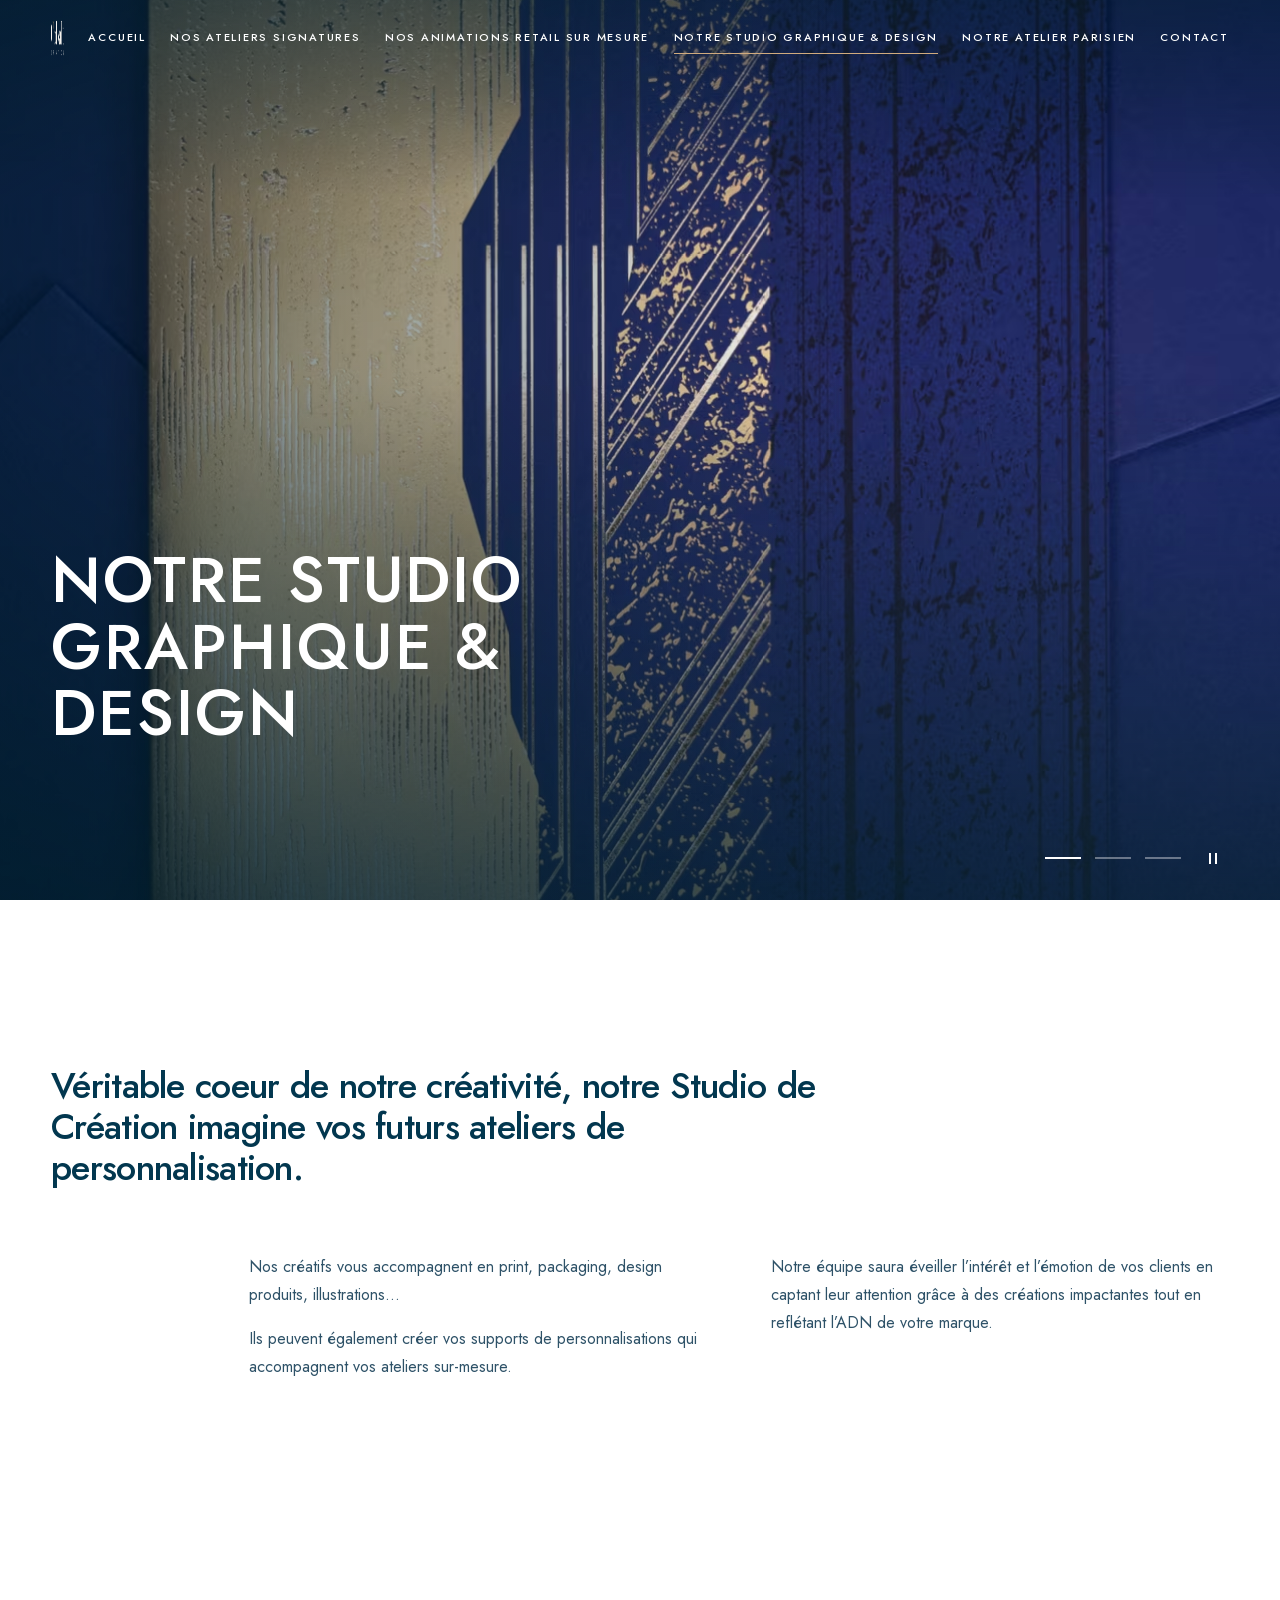
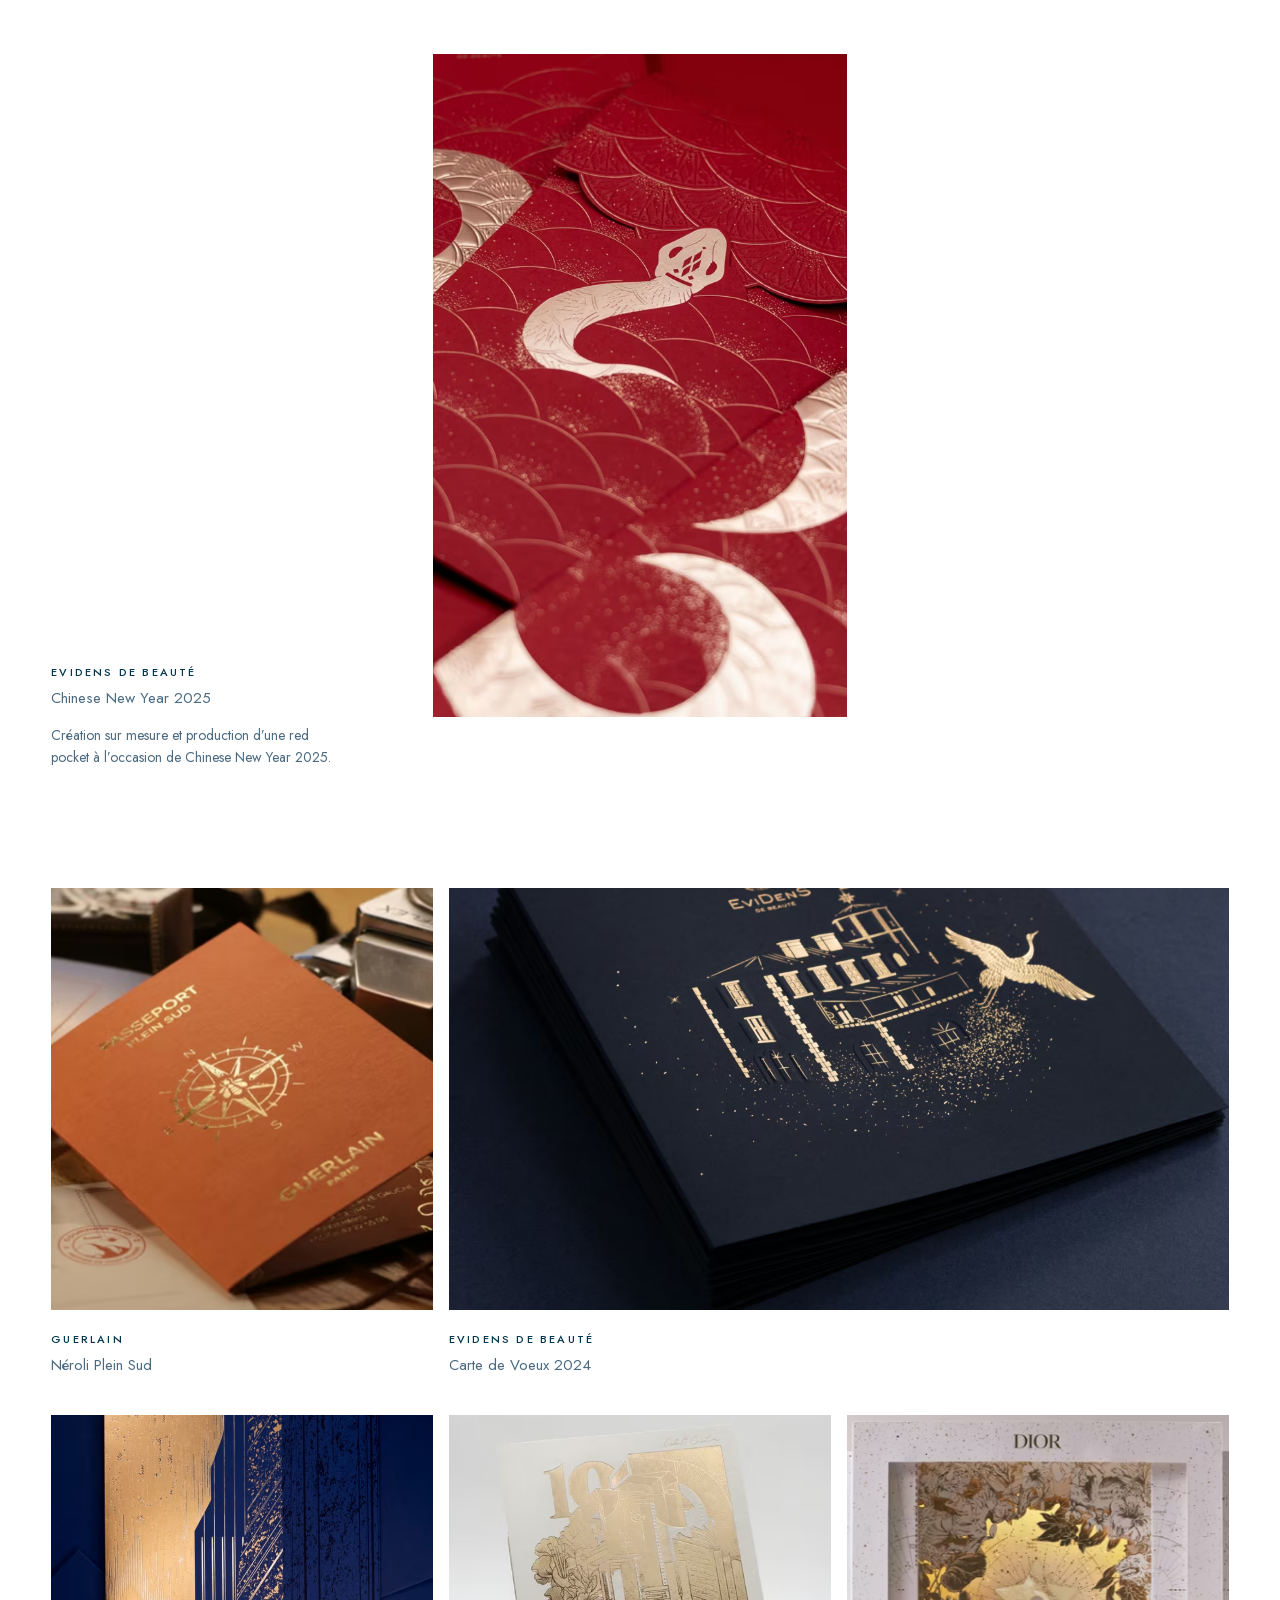
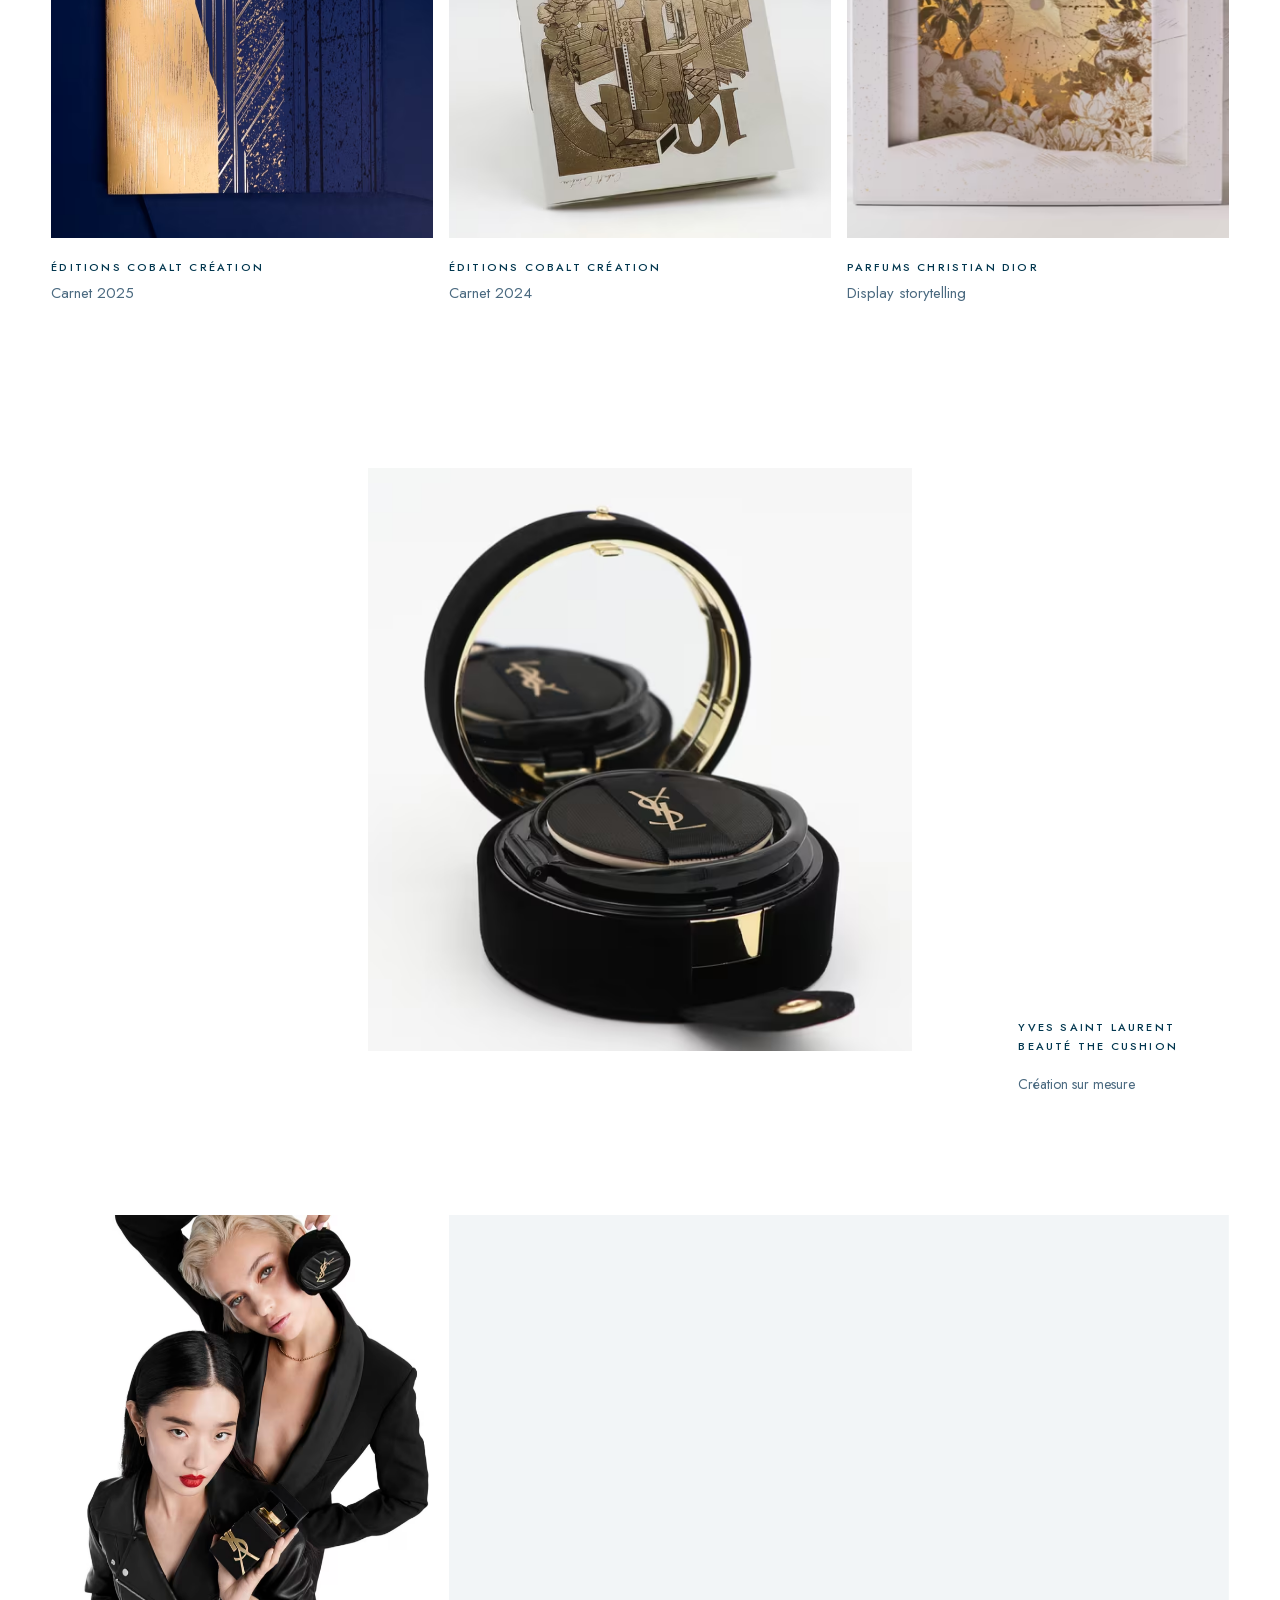
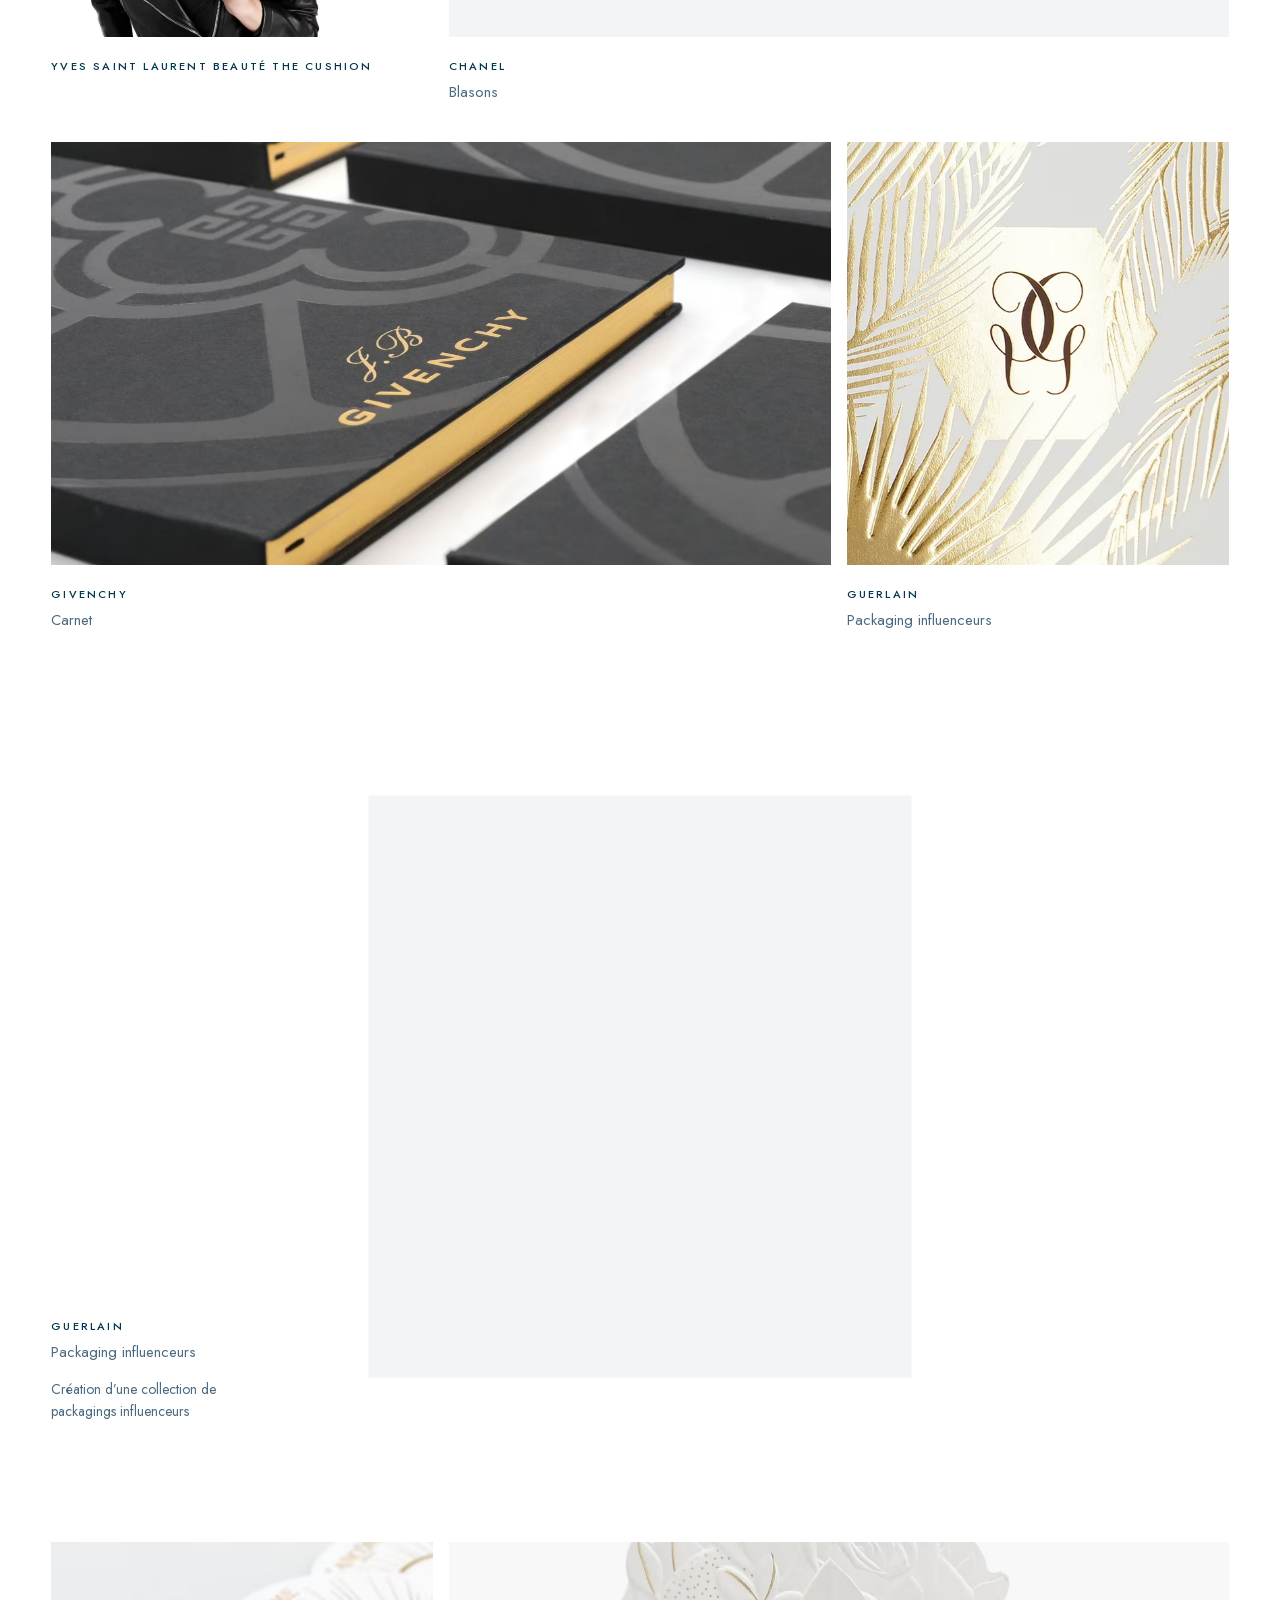
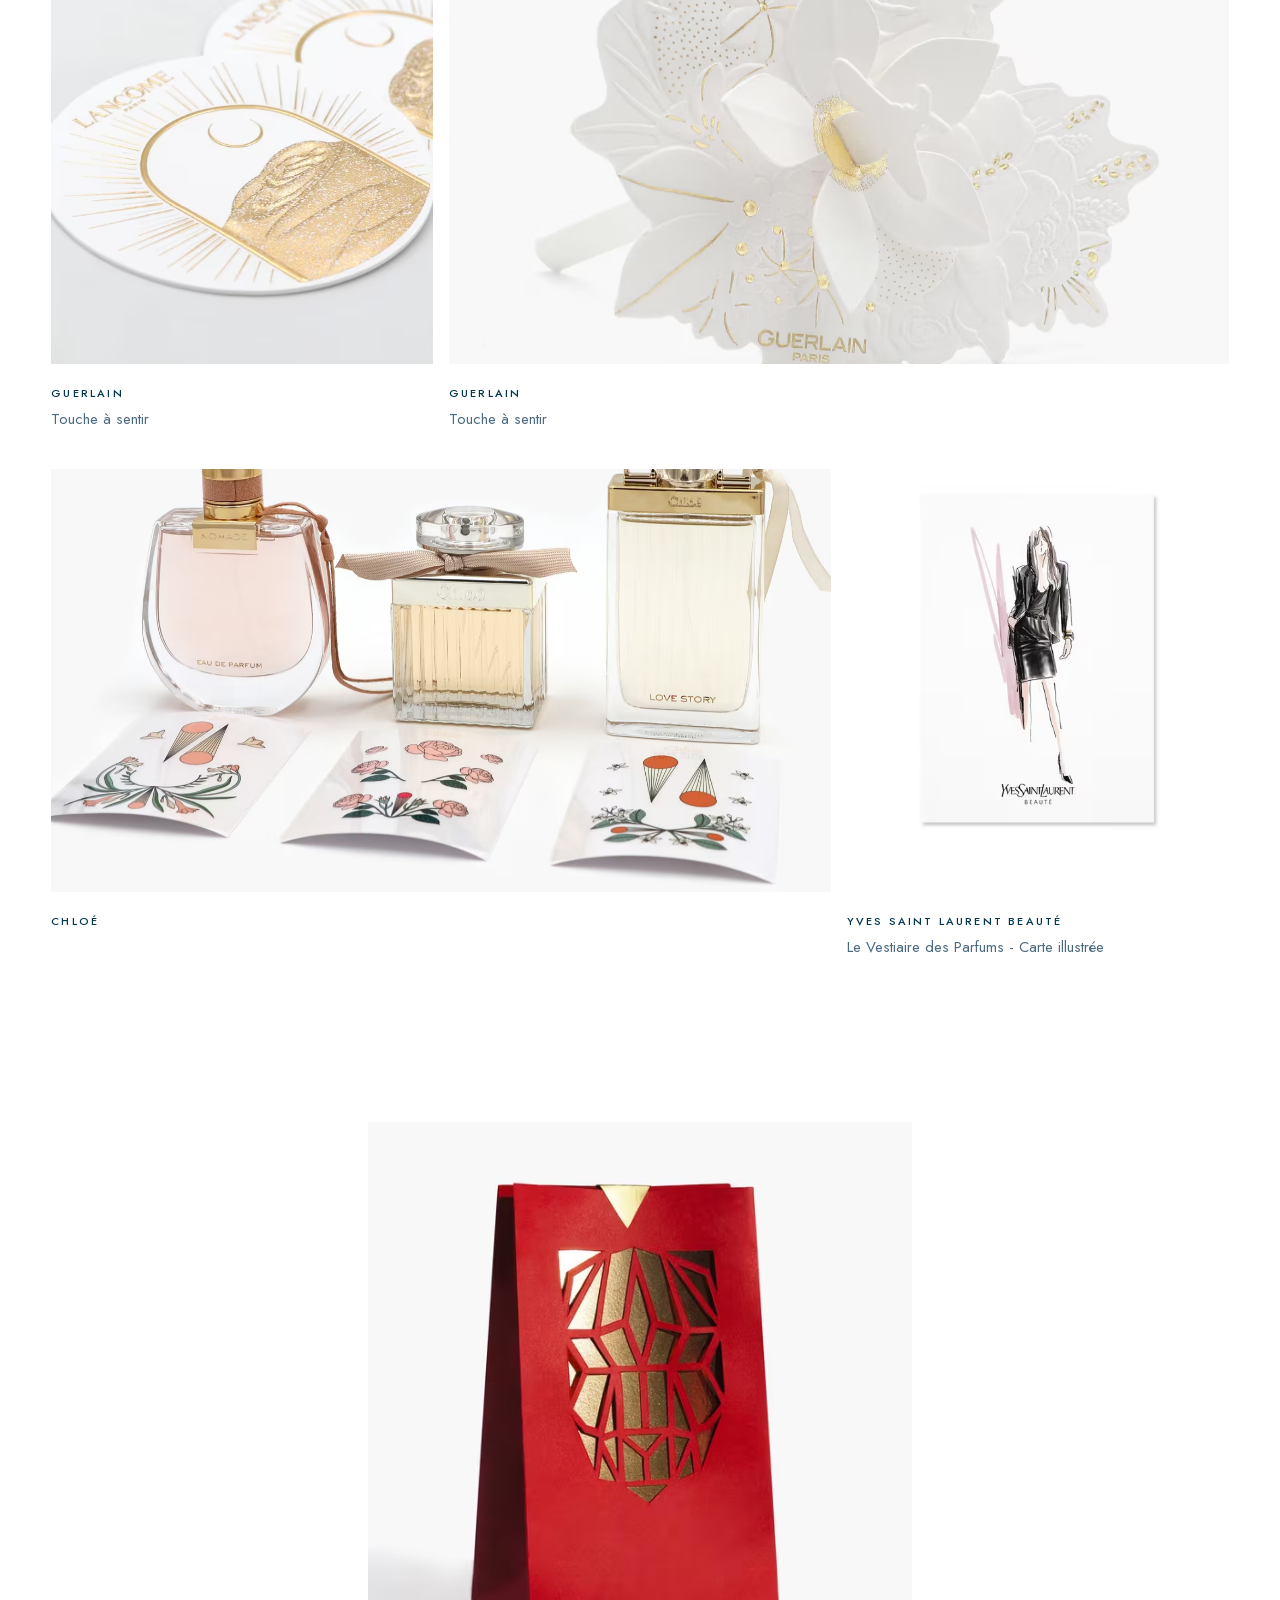
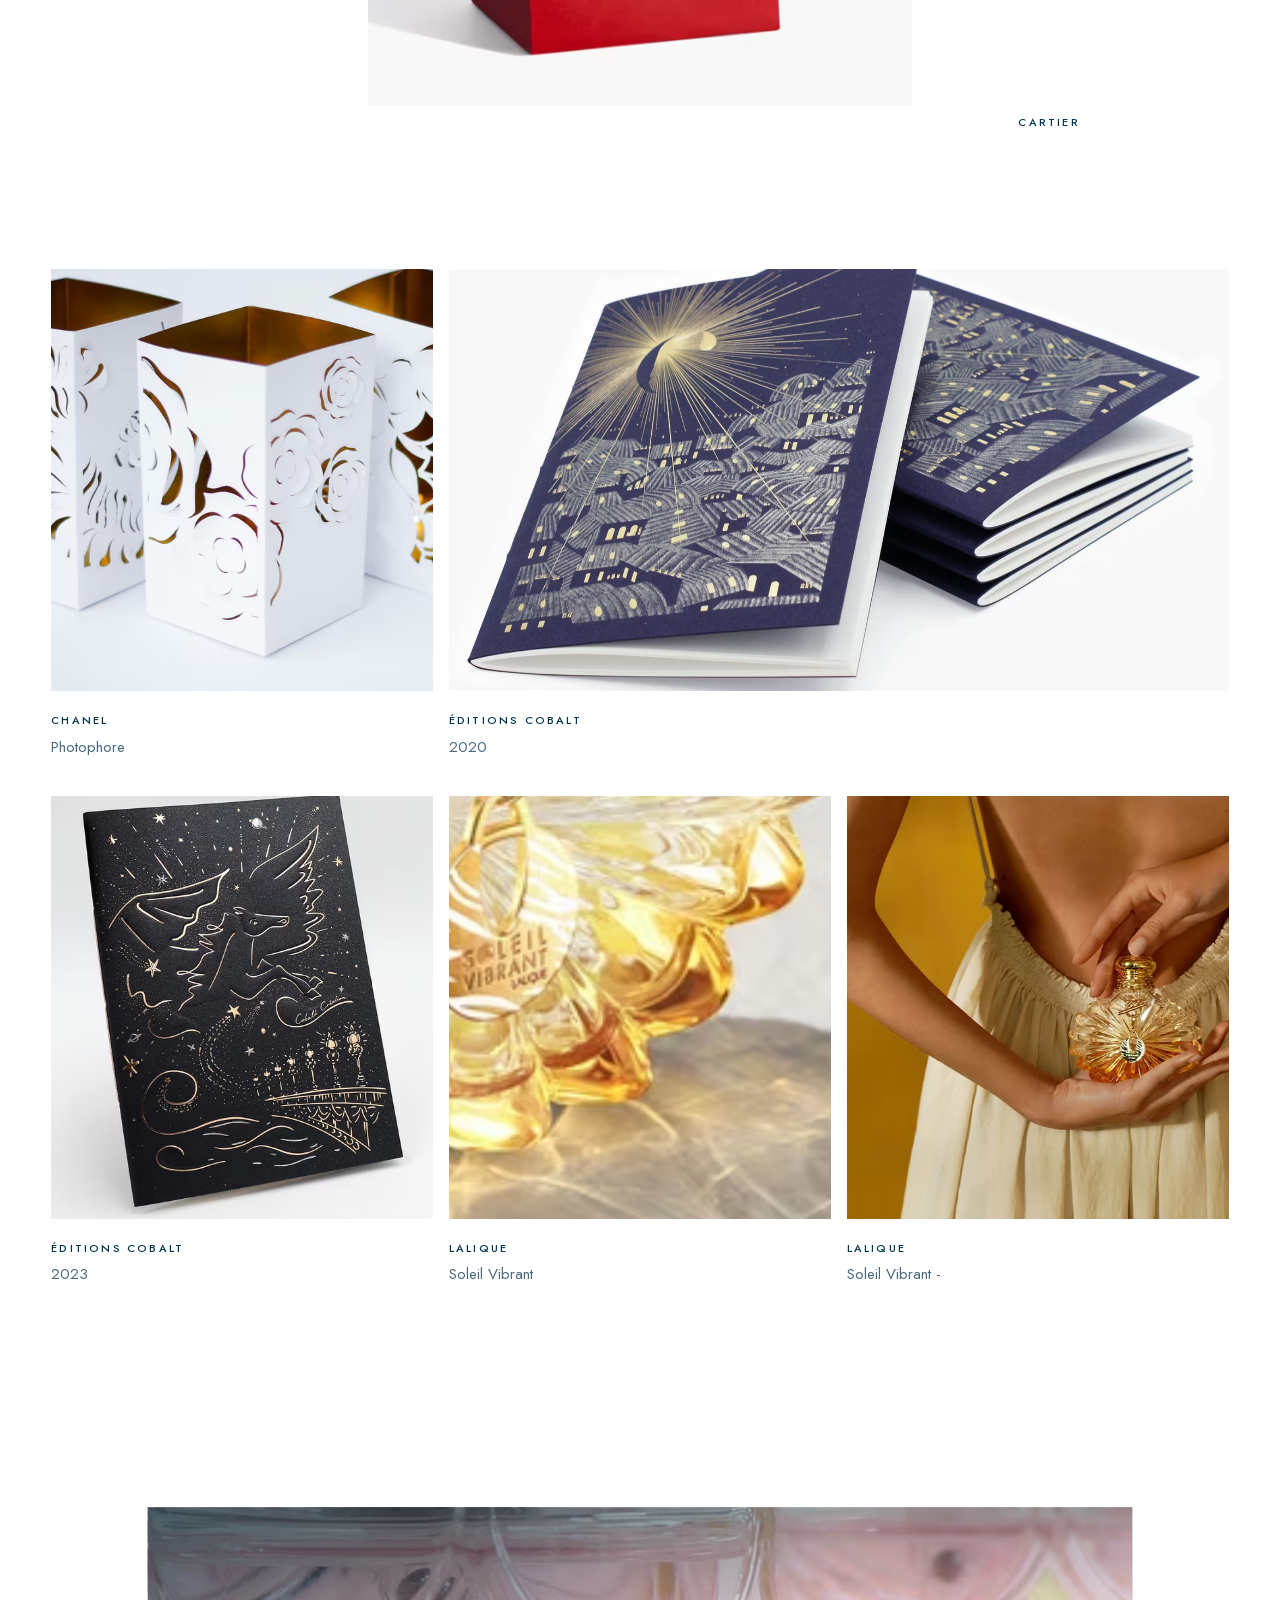
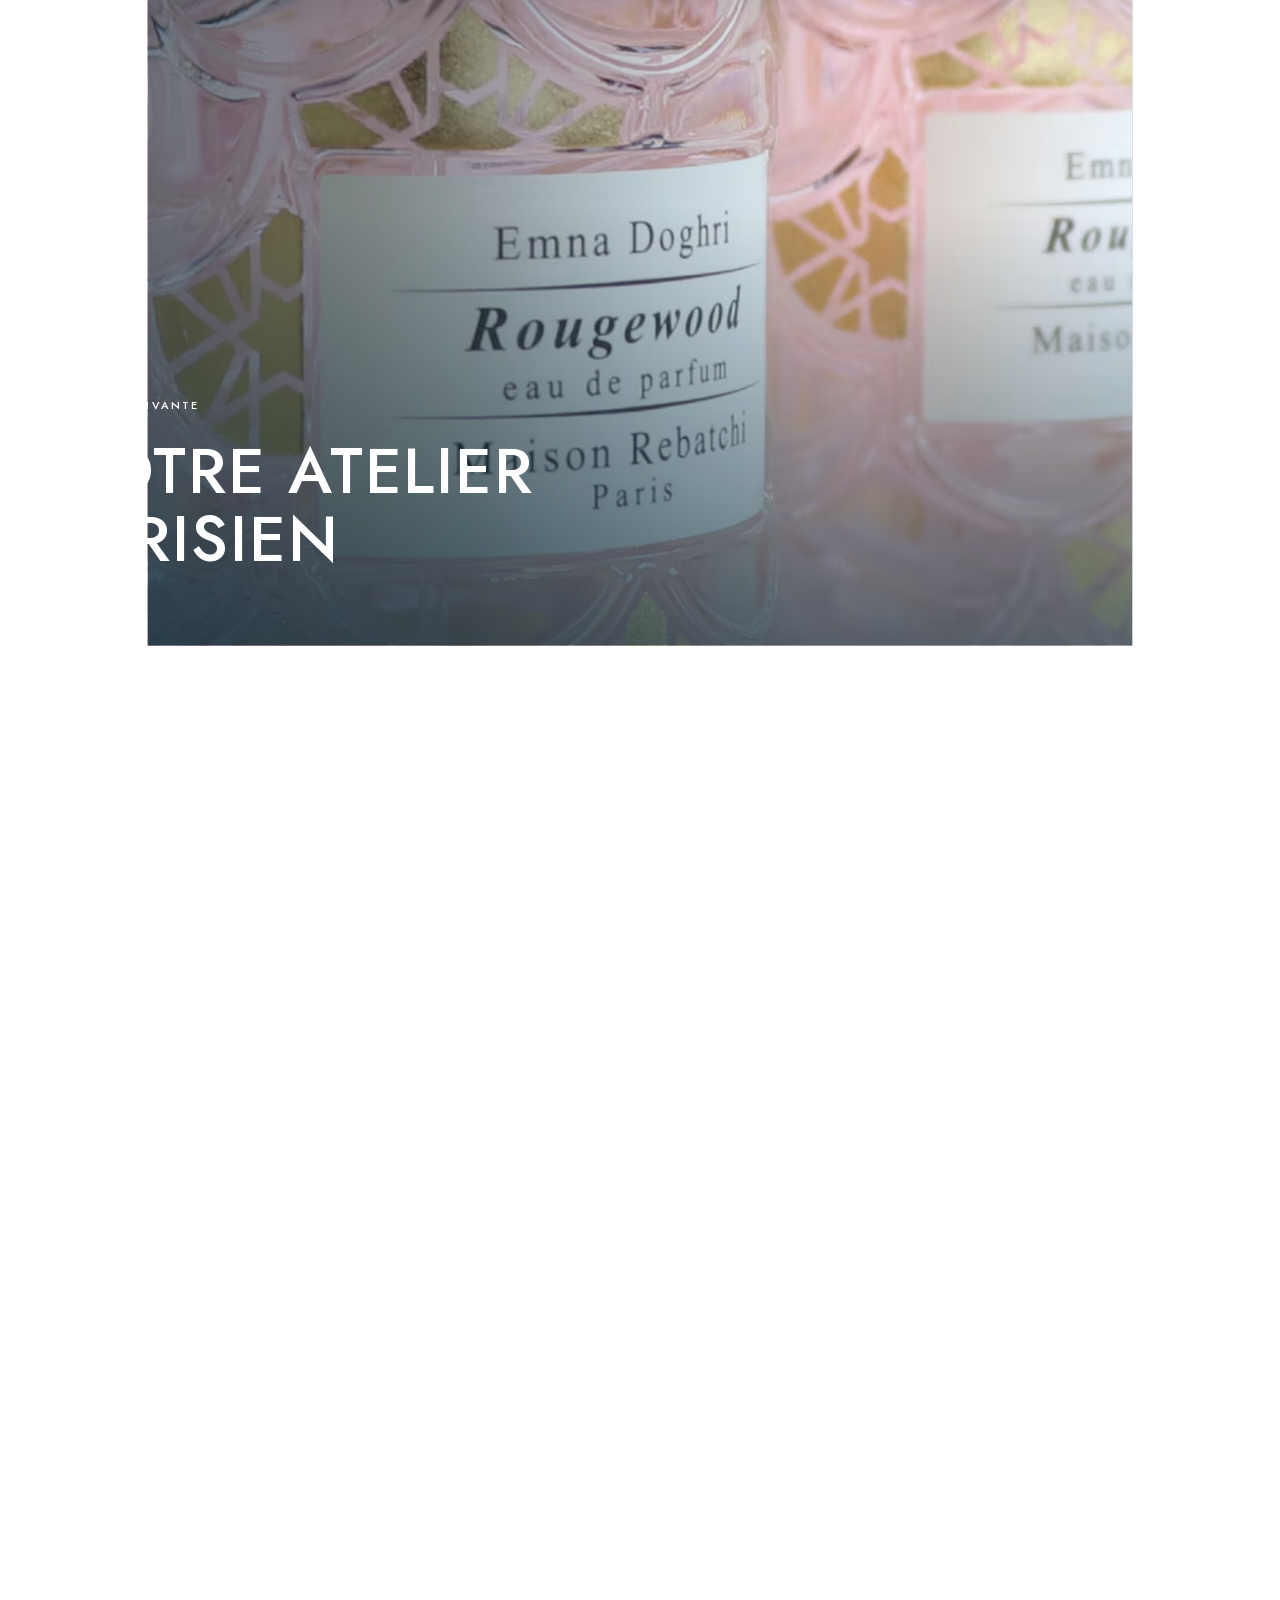
<file: design-graphique-design-papier/index.html>
<!doctype html>
<html lang="fr">
<head>
<meta charset="utf-8">
<meta name="viewport" content="width=device-width, initial-scale=1">
<title>Design Graphique / Design Papier | Cobalt Création | Paris</title>
<meta name="description" content="Besoin de mettre en avant votre identité visuelle, nous vous proposons des carnet de vœux, cartons d&#x27;invitations, dossiers de presse, affiches, logotype, décor de vitrine ou des outils de communication visuelle.">
<meta name="robots" content="noindex, nofollow">
<link rel="canonical" href="https://www.cobaltcreation.com/design-graphique-design-papier">
<meta name="theme-color" content="#ffffff">
<meta property="og:type" content="website">
<meta property="og:locale" content="fr_FR">
<meta property="og:site_name" content="Cobalt Création">
<meta property="og:title" content="Design Graphique / Design Papier | Cobalt Création | Paris">
<meta property="og:description" content="Besoin de mettre en avant votre identité visuelle, nous vous proposons des carnet de vœux, cartons d&#x27;invitations, dossiers de presse, affiches, logotype, décor de vitrine ou des outils de communication visuelle.">
<meta property="og:url" content="https://timoteoadrogue.github.io/cobalt-creation-site-v2/design-graphique-design-papier/">
<meta property="og:image" content="https://timoteoadrogue.github.io/cobalt-creation-site-v2/assets/media/0b9ff684a248-1711.jpg">
<link rel="icon" href="../assets/media/favicon-64.png" type="image/png">
<link rel="apple-touch-icon" href="../assets/media/apple-touch-icon.png">
<link rel="preload" href="../assets/fonts/jost.woff2" as="font" type="font/woff2" crossorigin>
<link rel="stylesheet" href="../assets/site.css">
<script>document.documentElement.classList.add('js');try{var pt=sessionStorage.getItem('cc-pt');if(pt){sessionStorage.removeItem('cc-pt');if(!matchMedia('(prefers-reduced-motion: reduce)').matches)document.documentElement.classList.add(pt==='img'?'pt-img':'pt-in')}}catch(e){}</script>
<script src="../assets/vendor/gsap.min.js" defer></script>
<script src="../assets/vendor/ScrollTrigger.min.js" defer></script>
<script src="../assets/vendor/lenis.min.js" defer></script>
<script src="../assets/site.js" defer></script>
</head>
<body class="p-rubric">
<a class="skip" href="#contenu">Aller au contenu</a>
<header class="hd is-over" data-header>
  <a class="hd__logo" href="../" aria-label="Cobalt Création, accueil">
    <img class="hd__logo-ink" src="../assets/media/logo-cobalt.png" width="653" height="337" alt="Cobalt Création">
    <img class="hd__logo-cream" src="../assets/media/logo-cobalt-creme.png" width="653" height="337" alt="" aria-hidden="true">
  </a>
  <nav class="hd__nav" aria-label="Navigation principale">
    <ul class="hd__list">
<li><a class="" href="../">Accueil</a></li>
<li><a class="" href="../creation-d-objet-unique/">Nos ateliers signatures</a></li>
<li><a class="" href="../ateliers-de-personnalisation/">Nos animations retail sur mesure</a></li>
<li><a class="" href="../design-graphique-design-papier/" aria-current="page">Notre studio graphique &amp; design</a></li>
<li><a class="" href="../coffrets-packaging/">Notre atelier parisien</a></li>
<li><a class="" href="../contact-feedback/">Contact</a></li>
    </ul>
  </nav>
  <button class="hd__menu" type="button" aria-expanded="false" aria-controls="menu"><span class="hd__burger" aria-hidden="true"></span><span data-menu-label>Menu</span></button>
</header>
<div class="menu" id="menu" data-menu data-lenis-prevent>
  <ul>
<li><a class="menu__link" href="../">Accueil</a></li>
<li><a class="menu__link" href="../creation-d-objet-unique/">Nos ateliers signatures</a></li>
<li><a class="menu__link" href="../ateliers-de-personnalisation/">Nos animations retail sur mesure</a></li>
<li><a class="menu__link" href="../design-graphique-design-papier/" aria-current="page">Notre studio graphique &amp; design</a></li>
<li><a class="menu__link" href="../coffrets-packaging/">Notre atelier parisien</a></li>
<li><a class="menu__link" href="../contact-feedback/">Contact</a></li>
  </ul>
  <div class="menu__foot">
    <p>35, Boulevard Berthier - 75017 Paris<br><a href="tel:+33144098185">+33 (0) 1 44 09 81 85</a><br><a href="mailto:contact@cobaltcreation.com">contact@cobaltcreation.com</a></p>
  </div>
</div>
<main id="contenu">
<section class="hero" data-banner tabindex="0" aria-roledescription="carrousel" aria-label="Diaporama, défilement automatique toutes les 3 secondes">
  <div class="hero__slides" data-slides><div class="sl is-on" role="group" aria-roledescription="diapositive" aria-label="1 sur 3"><picture><source type="image/avif" srcset="../assets/media/56d6a37866f5-x733.avif 733w, ../assets/media/56d6a37866f5-x1200.avif 1200w, ../assets/media/56d6a37866f5-x1280.avif 1280w, ../assets/media/56d6a37866f5-x1920.avif 1920w, ../assets/media/56d6a37866f5-x1980.avif 1980w" sizes="max(100vw, calc(100vh * 0.666))"><img class="sl__img" src="../assets/media/56d6a37866f5-x733.jpg" srcset="../assets/media/56d6a37866f5-x733.jpg 733w, ../assets/media/56d6a37866f5-x1200.jpg 1200w, ../assets/media/56d6a37866f5-x1280.jpg 1280w, ../assets/media/56d6a37866f5-x1920.jpg 1920w, ../assets/media/56d6a37866f5-x1980.jpg 1980w" sizes="max(100vw, calc(100vh * 0.666))" width="733" height="1100" alt="" loading="eager" decoding="async" fetchpriority="high"></picture></div><div class="sl" role="group" aria-roledescription="diapositive" aria-label="2 sur 3"><picture><source type="image/avif" srcset="../assets/media/dd7d7397eb9f-x1280.avif 1280w, ../assets/media/dd7d7397eb9f-x1540.avif 1540w, ../assets/media/dd7d7397eb9f-x1920.avif 1920w, ../assets/media/dd7d7397eb9f-x2520.avif 2520w, ../assets/media/dd7d7397eb9f-x2560.avif 2560w" sizes="max(100vw, calc(100vh * 1.400))"><img class="sl__img" src="../assets/media/dd7d7397eb9f-x1280.jpg" srcset="../assets/media/dd7d7397eb9f-x1280.jpg 1280w, ../assets/media/dd7d7397eb9f-x1540.jpg 1540w, ../assets/media/dd7d7397eb9f-x1920.jpg 1920w, ../assets/media/dd7d7397eb9f-x2520.jpg 2520w, ../assets/media/dd7d7397eb9f-x2560.jpg 2560w" sizes="max(100vw, calc(100vh * 1.400))" width="1280" height="914" alt="" loading="eager" decoding="async"></picture></div><div class="sl" role="group" aria-roledescription="diapositive" aria-label="3 sur 3"><picture><source type="image/avif" srcset="../assets/media/13d0253e40a6-x1280.avif 1280w, ../assets/media/13d0253e40a6-x1517.avif 1517w, ../assets/media/13d0253e40a6-x1920.avif 1920w, ../assets/media/13d0253e40a6-x2482.avif 2482w, ../assets/media/13d0253e40a6-x2560.avif 2560w" sizes="max(100vw, calc(100vh * 1.379))"><img class="sl__img" src="../assets/media/13d0253e40a6-x1280.jpg" srcset="../assets/media/13d0253e40a6-x1280.jpg 1280w, ../assets/media/13d0253e40a6-x1517.jpg 1517w, ../assets/media/13d0253e40a6-x1920.jpg 1920w, ../assets/media/13d0253e40a6-x2482.jpg 2482w, ../assets/media/13d0253e40a6-x2560.jpg 2560w" sizes="max(100vw, calc(100vh * 1.379))" width="1280" height="928" alt="" loading="lazy" decoding="async"></picture></div></div>
  
  <div class="hero__shade" aria-hidden="true"></div>
  <div class="hero__content wrap" data-hero-content>
    <h1 class="hero__title hero__title--page"><span class="split">NOTRE STUDIO GRAPHIQUE &amp; DESIGN</span></h1>
    
  </div>
  <div class="hero__foot wrap">
    
    <div class="bn__ctrl"><button class="bn__dot" type="button" aria-label="Image 1 sur 3"><span></span></button><button class="bn__dot" type="button" aria-label="Image 2 sur 3"><span></span></button><button class="bn__dot" type="button" aria-label="Image 3 sur 3"><span></span></button><button class="bn__pp" type="button" aria-label="Mettre le diaporama en pause"><span></span></button></div>
  </div>
</section>
<section class="intro">
  <div class="wrap intro__in">
    <p class="intro__lead split">Véritable coeur de notre créativité, notre Studio de Création imagine vos futurs ateliers de personnalisation.</p>
    <div class="intro__rest" data-reveal><p>Nos créatifs vous accompagnent en print, packaging, design produits, illustrations...</p><p>Ils peuvent également créer vos supports de personnalisations qui accompagnent vos ateliers sur-mesure.</p><p>Notre équipe saura éveiller l’intérêt et l’émotion de vos clients en captant leur attention grâce à des créations impactantes tout en reflétant l’ADN de votre marque.</p></div>
  </div>
</section>
<section class="works" aria-label="Réalisations">
  <div class="wrap">
    <figure class="plate" id="piece-1" style="--ar:0.667" data-plate><a class="plate__link" href="#piece-1" data-lb="1" data-item='{&quot;t&quot;: &quot;Evidens de Beauté&quot;, &quot;s&quot;: &quot;Chinese New Year 2025&quot;, &quot;d&quot;: &quot;Création sur mesure et production d’une red pocket à l’occasion de Chinese New Year 2025.&quot;, &quot;jpg&quot;: &quot;../assets/media/40a8eebbf9c0-1600.jpg&quot;, &quot;avif&quot;: &quot;../assets/media/40a8eebbf9c0-1600.avif&quot;, &quot;alt&quot;: &quot;Evidens de Beauté, Chinese New Year 2025&quot;}' aria-label="Agrandir : Evidens de Beauté, Chinese New Year 2025"><picture><source type="image/avif" srcset="../assets/media/40a8eebbf9c0-800.avif 800w, ../assets/media/40a8eebbf9c0-1600.avif 1600w" sizes="(max-width: 767px) 100vw, calc(86vh * 0.667)"><img class="plate__img" src="../assets/media/40a8eebbf9c0-800.jpg" srcset="../assets/media/40a8eebbf9c0-800.jpg 800w, ../assets/media/40a8eebbf9c0-1600.jpg 1600w" sizes="(max-width: 767px) 100vw, calc(86vh * 0.667)" width="800" height="1200" alt="Evidens de Beauté, Chinese New Year 2025" loading="lazy" decoding="async"></picture></a><figcaption class="plate__meta tile__meta"><span class="tile__t">Evidens de Beauté</span><span class="tile__s">Chinese New Year 2025</span><span class="tile__d">Création sur mesure et production d’une red pocket à l’occasion de Chinese New Year 2025.</span></figcaption></figure><div class="mosaic"><figure class="tile s1" id="piece-2" data-wipe><a class="tile__link" href="#piece-2" data-lb="2" data-item='{&quot;t&quot;: &quot;Guerlain&quot;, &quot;s&quot;: &quot;Néroli Plein Sud&quot;, &quot;d&quot;: &quot;Création sur mesure et production d’une invitation et de cartes postales.&quot;, &quot;jpg&quot;: &quot;../assets/media/dd7d7397eb9f-1600.jpg&quot;, &quot;avif&quot;: &quot;../assets/media/dd7d7397eb9f-1600.avif&quot;, &quot;alt&quot;: &quot;Guerlain, Néroli Plein Sud&quot;}' aria-label="Agrandir : Guerlain, Néroli Plein Sud"><picture><source type="image/avif" srcset="../assets/media/dd7d7397eb9f-800.avif 800w, ../assets/media/dd7d7397eb9f-1600.avif 1600w" sizes="(max-width: 767px) 72vw, 32vw"><img class="tile__img" src="../assets/media/dd7d7397eb9f-800.jpg" srcset="../assets/media/dd7d7397eb9f-800.jpg 800w, ../assets/media/dd7d7397eb9f-1600.jpg 1600w" sizes="(max-width: 767px) 72vw, 32vw" width="800" height="571" alt="Guerlain, Néroli Plein Sud" loading="lazy" decoding="async"></picture></a><figcaption class="tile__meta"><span class="tile__t">Guerlain</span><span class="tile__s">Néroli Plein Sud</span><span class="tile__d">Création sur mesure et production d’une invitation et de cartes postales.</span></figcaption></figure><figure class="tile s2" id="piece-3" data-wipe><a class="tile__link" href="#piece-3" data-lb="3" data-item='{&quot;t&quot;: &quot;Evidens de Beauté&quot;, &quot;s&quot;: &quot;Carte de Voeux 2024&quot;, &quot;d&quot;: &quot;Création sur mesure et production de la carte de voeux 2025 de la Maison Evidens de Beauté.&quot;, &quot;jpg&quot;: &quot;../assets/media/13d0253e40a6-1600.jpg&quot;, &quot;avif&quot;: &quot;../assets/media/13d0253e40a6-1600.avif&quot;, &quot;alt&quot;: &quot;Evidens de Beauté, Carte de Voeux 2024&quot;}' aria-label="Agrandir : Evidens de Beauté, Carte de Voeux 2024"><picture><source type="image/avif" srcset="../assets/media/13d0253e40a6-800.avif 800w, ../assets/media/13d0253e40a6-1600.avif 1600w" sizes="(max-width: 767px) 100vw, 64vw"><img class="tile__img" src="../assets/media/13d0253e40a6-800.jpg" srcset="../assets/media/13d0253e40a6-800.jpg 800w, ../assets/media/13d0253e40a6-1600.jpg 1600w" sizes="(max-width: 767px) 100vw, 64vw" width="800" height="580" alt="Evidens de Beauté, Carte de Voeux 2024" loading="lazy" decoding="async"></picture></a><figcaption class="tile__meta"><span class="tile__t">Evidens de Beauté</span><span class="tile__s">Carte de Voeux 2024</span><span class="tile__d">Création sur mesure et production de la carte de voeux 2025 de la Maison Evidens de Beauté.</span></figcaption></figure><figure class="tile s1" id="piece-4" data-wipe><a class="tile__link" href="#piece-4" data-lb="4" data-item='{&quot;t&quot;: &quot;Éditions Cobalt Création&quot;, &quot;s&quot;: &quot;Carnet 2025&quot;, &quot;d&quot;: &quot;Création sur mesure et production des carnets de voeux 2025.&quot;, &quot;jpg&quot;: &quot;../assets/media/522f2b9f472d-1600.jpg&quot;, &quot;avif&quot;: &quot;../assets/media/522f2b9f472d-1600.avif&quot;, &quot;alt&quot;: &quot;Éditions Cobalt Création, Carnet 2025&quot;}' aria-label="Agrandir : Éditions Cobalt Création, Carnet 2025"><picture><source type="image/avif" srcset="../assets/media/522f2b9f472d-800.avif 800w, ../assets/media/522f2b9f472d-1600.avif 1600w" sizes="(max-width: 767px) 72vw, 32vw"><img class="tile__img" src="../assets/media/522f2b9f472d-800.jpg" srcset="../assets/media/522f2b9f472d-800.jpg 800w, ../assets/media/522f2b9f472d-1600.jpg 1600w" sizes="(max-width: 767px) 72vw, 32vw" width="800" height="1200" alt="Éditions Cobalt Création, Carnet 2025" loading="lazy" decoding="async"></picture></a><figcaption class="tile__meta"><span class="tile__t">Éditions Cobalt Création</span><span class="tile__s">Carnet 2025</span><span class="tile__d">Création sur mesure et production des carnets de voeux 2025.</span></figcaption></figure><figure class="tile s1" id="piece-5" data-wipe><a class="tile__link" href="#piece-5" data-lb="5" data-item='{&quot;t&quot;: &quot;Éditions Cobalt Création&quot;, &quot;s&quot;: &quot;Carnet 2024&quot;, &quot;d&quot;: &quot;Création sur mesure et production des carnets de voeux 2025.&quot;, &quot;jpg&quot;: &quot;../assets/media/bc37da75fd60-1600.jpg&quot;, &quot;avif&quot;: &quot;../assets/media/bc37da75fd60-1600.avif&quot;, &quot;alt&quot;: &quot;Éditions Cobalt Création, Carnet 2024&quot;}' aria-label="Agrandir : Éditions Cobalt Création, Carnet 2024"><picture><source type="image/avif" srcset="../assets/media/bc37da75fd60-800.avif 800w, ../assets/media/bc37da75fd60-1600.avif 1600w" sizes="(max-width: 767px) 72vw, 32vw"><img class="tile__img" src="../assets/media/bc37da75fd60-800.jpg" srcset="../assets/media/bc37da75fd60-800.jpg 800w, ../assets/media/bc37da75fd60-1600.jpg 1600w" sizes="(max-width: 767px) 72vw, 32vw" width="800" height="800" alt="Éditions Cobalt Création, Carnet 2024" loading="lazy" decoding="async"></picture></a><figcaption class="tile__meta"><span class="tile__t">Éditions Cobalt Création</span><span class="tile__s">Carnet 2024</span><span class="tile__d">Création sur mesure et production des carnets de voeux 2025.</span></figcaption></figure><figure class="tile s1" id="piece-6" data-wipe><a class="tile__link" href="#piece-6" data-lb="6" data-item='{&quot;t&quot;: &quot;Parfums Christian Dior&quot;, &quot;s&quot;: &quot;Display storytelling&quot;, &quot;d&quot;: &quot;Création sur mesure et production d’un outil de storytelling retail pour l’Eid 2023\n\nCollaboration avec L’Imprimerie du Marais&quot;, &quot;jpg&quot;: &quot;../assets/media/fb41cc187796-1600.jpg&quot;, &quot;avif&quot;: &quot;../assets/media/fb41cc187796-1600.avif&quot;, &quot;alt&quot;: &quot;Parfums Christian Dior, Display storytelling&quot;}' aria-label="Agrandir : Parfums Christian Dior, Display storytelling"><picture><source type="image/avif" srcset="../assets/media/fb41cc187796-800.avif 800w, ../assets/media/fb41cc187796-1600.avif 1600w" sizes="(max-width: 767px) 72vw, 32vw"><img class="tile__img" src="../assets/media/fb41cc187796-800.jpg" srcset="../assets/media/fb41cc187796-800.jpg 800w, ../assets/media/fb41cc187796-1600.jpg 1600w" sizes="(max-width: 767px) 72vw, 32vw" width="800" height="572" alt="Parfums Christian Dior, Display storytelling" loading="lazy" decoding="async"></picture></a><figcaption class="tile__meta"><span class="tile__t">Parfums Christian Dior</span><span class="tile__s">Display storytelling</span><span class="tile__d">Création sur mesure et production d’un outil de storytelling retail pour l’Eid 2023

Collaboration avec L’Imprimerie du Marais</span></figcaption></figure></div><figure class="plate" id="piece-7" style="--ar:1.000" data-plate><a class="plate__link" href="#piece-7" data-lb="7" data-item='{&quot;t&quot;: &quot;Yves Saint Laurent Beauté The Cushion&quot;, &quot;s&quot;: &quot;&quot;, &quot;d&quot;: &quot;Création sur mesure&quot;, &quot;jpg&quot;: &quot;../assets/media/63c1b287408b-1600.jpg&quot;, &quot;avif&quot;: &quot;../assets/media/63c1b287408b-1600.avif&quot;, &quot;alt&quot;: &quot;Yves Saint Laurent Beauté The Cushion&quot;}' aria-label="Agrandir : Yves Saint Laurent Beauté The Cushion"><picture><source type="image/avif" srcset="../assets/media/63c1b287408b-800.avif 800w, ../assets/media/63c1b287408b-1600.avif 1600w, ../assets/media/v2/63c1b287408b-v1901.avif 1901w" sizes="(max-width: 767px) 100vw, calc(86vh * 1.000)"><img class="plate__img" src="../assets/media/63c1b287408b-800.jpg" srcset="../assets/media/63c1b287408b-800.jpg 800w, ../assets/media/63c1b287408b-1600.jpg 1600w, ../assets/media/v2/63c1b287408b-v1901.jpg 1901w" sizes="(max-width: 767px) 100vw, calc(86vh * 1.000)" width="800" height="800" alt="Yves Saint Laurent Beauté The Cushion" loading="lazy" decoding="async"></picture></a><figcaption class="plate__meta tile__meta"><span class="tile__t">Yves Saint Laurent Beauté The Cushion</span><span class="tile__s"></span><span class="tile__d">Création sur mesure</span></figcaption></figure><div class="mosaic"><figure class="tile s1" id="piece-8" data-wipe><a class="tile__link" href="#piece-8" data-lb="8" data-item='{&quot;t&quot;: &quot;Yves Saint Laurent Beauté The Cushion&quot;, &quot;s&quot;: &quot;&quot;, &quot;d&quot;: &quot;&quot;, &quot;jpg&quot;: &quot;../assets/media/b490ba684c8c-1600.jpg&quot;, &quot;avif&quot;: &quot;../assets/media/b490ba684c8c-1600.avif&quot;, &quot;alt&quot;: &quot;Yves Saint Laurent Beauté The Cushion&quot;}' aria-label="Agrandir : Yves Saint Laurent Beauté The Cushion"><picture><source type="image/avif" srcset="../assets/media/b490ba684c8c-800.avif 800w, ../assets/media/b490ba684c8c-1600.avif 1600w" sizes="(max-width: 767px) 72vw, 32vw"><img class="tile__img" src="../assets/media/b490ba684c8c-800.jpg" srcset="../assets/media/b490ba684c8c-800.jpg 800w, ../assets/media/b490ba684c8c-1600.jpg 1600w" sizes="(max-width: 767px) 72vw, 32vw" width="800" height="1000" alt="Yves Saint Laurent Beauté The Cushion" loading="lazy" decoding="async"></picture></a><figcaption class="tile__meta"><span class="tile__t">Yves Saint Laurent Beauté The Cushion</span><span class="tile__s"></span><span class="tile__d"></span></figcaption></figure><figure class="tile s2" id="piece-9" data-wipe><a class="tile__link" href="#piece-9" data-lb="9" data-item='{&quot;t&quot;: &quot;Chanel&quot;, &quot;s&quot;: &quot;Blasons&quot;, &quot;d&quot;: &quot;Création sur mesure d’une collection de blasons pour les équipes internes, à destination des boutiques de la Maison Chanel Couture&quot;, &quot;jpg&quot;: &quot;../assets/media/3d9f4f9ea3fc-1600.jpg&quot;, &quot;avif&quot;: &quot;../assets/media/3d9f4f9ea3fc-1600.avif&quot;, &quot;alt&quot;: &quot;Chanel, Blasons&quot;}' aria-label="Agrandir : Chanel, Blasons"><picture><source type="image/avif" srcset="../assets/media/3d9f4f9ea3fc-800.avif 800w, ../assets/media/3d9f4f9ea3fc-1600.avif 1600w" sizes="(max-width: 767px) 100vw, 64vw"><img class="tile__img" src="../assets/media/3d9f4f9ea3fc-800.jpg" srcset="../assets/media/3d9f4f9ea3fc-800.jpg 800w, ../assets/media/3d9f4f9ea3fc-1600.jpg 1600w" sizes="(max-width: 767px) 100vw, 64vw" width="800" height="800" alt="Chanel, Blasons" loading="lazy" decoding="async"></picture></a><figcaption class="tile__meta"><span class="tile__t">Chanel</span><span class="tile__s">Blasons</span><span class="tile__d">Création sur mesure d’une collection de blasons pour les équipes internes, à destination des boutiques de la Maison Chanel Couture</span></figcaption></figure><figure class="tile s2" id="piece-10" data-wipe><a class="tile__link" href="#piece-10" data-lb="10" data-item='{&quot;t&quot;: &quot;Givenchy&quot;, &quot;s&quot;: &quot;Carnet&quot;, &quot;d&quot;: &quot;Création d’un carnet et réalisation des personnalisations à la feuille d’or dans notre atelier&quot;, &quot;jpg&quot;: &quot;../assets/media/bf5377469999-1600.jpg&quot;, &quot;avif&quot;: &quot;../assets/media/bf5377469999-1600.avif&quot;, &quot;alt&quot;: &quot;Givenchy, Carnet&quot;}' aria-label="Agrandir : Givenchy, Carnet"><picture><source type="image/avif" srcset="../assets/media/bf5377469999-800.avif 800w, ../assets/media/bf5377469999-1600.avif 1600w" sizes="(max-width: 767px) 100vw, 64vw"><img class="tile__img" src="../assets/media/bf5377469999-800.jpg" srcset="../assets/media/bf5377469999-800.jpg 800w, ../assets/media/bf5377469999-1600.jpg 1600w" sizes="(max-width: 767px) 100vw, 64vw" width="800" height="533" alt="Givenchy, Carnet" loading="lazy" decoding="async"></picture></a><figcaption class="tile__meta"><span class="tile__t">Givenchy</span><span class="tile__s">Carnet</span><span class="tile__d">Création d’un carnet et réalisation des personnalisations à la feuille d’or dans notre atelier</span></figcaption></figure><figure class="tile s1" id="piece-11" data-wipe><a class="tile__link" href="#piece-11" data-lb="11" data-item='{&quot;t&quot;: &quot;Guerlain&quot;, &quot;s&quot;: &quot;Packaging influenceurs&quot;, &quot;d&quot;: &quot;Création d’une collection de packagings influenceurs&quot;, &quot;jpg&quot;: &quot;../assets/media/a46bb01a3241-1494.jpg&quot;, &quot;avif&quot;: &quot;../assets/media/a46bb01a3241-1494.avif&quot;, &quot;alt&quot;: &quot;Guerlain, Packaging influenceurs&quot;}' aria-label="Agrandir : Guerlain, Packaging influenceurs"><picture><source type="image/avif" srcset="../assets/media/a46bb01a3241-800.avif 800w, ../assets/media/a46bb01a3241-1494.avif 1494w" sizes="(max-width: 767px) 72vw, 32vw"><img class="tile__img" src="../assets/media/a46bb01a3241-800.jpg" srcset="../assets/media/a46bb01a3241-800.jpg 800w, ../assets/media/a46bb01a3241-1494.jpg 1494w" sizes="(max-width: 767px) 72vw, 32vw" width="800" height="800" alt="Guerlain, Packaging influenceurs" loading="lazy" decoding="async"></picture></a><figcaption class="tile__meta"><span class="tile__t">Guerlain</span><span class="tile__s">Packaging influenceurs</span><span class="tile__d">Création d’une collection de packagings influenceurs</span></figcaption></figure></div><figure class="plate" id="piece-12" style="--ar:1.000" data-plate><a class="plate__link" href="#piece-12" data-lb="12" data-item='{&quot;t&quot;: &quot;Guerlain&quot;, &quot;s&quot;: &quot;Packaging influenceurs&quot;, &quot;d&quot;: &quot;Création d’une collection de packagings influenceurs&quot;, &quot;jpg&quot;: &quot;../assets/media/c7d7b4981120-1600.jpg&quot;, &quot;avif&quot;: &quot;../assets/media/c7d7b4981120-1600.avif&quot;, &quot;alt&quot;: &quot;Guerlain, Packaging influenceurs&quot;}' aria-label="Agrandir : Guerlain, Packaging influenceurs"><picture><source type="image/avif" srcset="../assets/media/c7d7b4981120-800.avif 800w, ../assets/media/c7d7b4981120-1600.avif 1600w, ../assets/media/v2/c7d7b4981120-v1900.avif 1900w" sizes="(max-width: 767px) 100vw, calc(86vh * 1.000)"><img class="plate__img" src="../assets/media/c7d7b4981120-800.jpg" srcset="../assets/media/c7d7b4981120-800.jpg 800w, ../assets/media/c7d7b4981120-1600.jpg 1600w, ../assets/media/v2/c7d7b4981120-v1900.jpg 1900w" sizes="(max-width: 767px) 100vw, calc(86vh * 1.000)" width="800" height="800" alt="Guerlain, Packaging influenceurs" loading="lazy" decoding="async"></picture></a><figcaption class="plate__meta tile__meta"><span class="tile__t">Guerlain</span><span class="tile__s">Packaging influenceurs</span><span class="tile__d">Création d’une collection de packagings influenceurs</span></figcaption></figure><div class="mosaic"><figure class="tile s1" id="piece-13" data-wipe><a class="tile__link" href="#piece-13" data-lb="13" data-item='{&quot;t&quot;: &quot;Guerlain&quot;, &quot;s&quot;: &quot;Touche à sentir&quot;, &quot;d&quot;: &quot;Création d’une touche à sentir composée d’un gaufrage multi niveau et d’un marquage en or à chaud&quot;, &quot;jpg&quot;: &quot;../assets/media/6e0e8c5523de-1600.jpg&quot;, &quot;avif&quot;: &quot;../assets/media/6e0e8c5523de-1600.avif&quot;, &quot;alt&quot;: &quot;Guerlain, Touche à sentir&quot;}' aria-label="Agrandir : Guerlain, Touche à sentir"><picture><source type="image/avif" srcset="../assets/media/6e0e8c5523de-800.avif 800w, ../assets/media/6e0e8c5523de-1600.avif 1600w" sizes="(max-width: 767px) 72vw, 32vw"><img class="tile__img" src="../assets/media/6e0e8c5523de-800.jpg" srcset="../assets/media/6e0e8c5523de-800.jpg 800w, ../assets/media/6e0e8c5523de-1600.jpg 1600w" sizes="(max-width: 767px) 72vw, 32vw" width="800" height="800" alt="Guerlain, Touche à sentir" loading="lazy" decoding="async"></picture></a><figcaption class="tile__meta"><span class="tile__t">Guerlain</span><span class="tile__s">Touche à sentir</span><span class="tile__d">Création d’une touche à sentir composée d’un gaufrage multi niveau et d’un marquage en or à chaud</span></figcaption></figure><figure class="tile s2" id="piece-14" data-wipe><a class="tile__link" href="#piece-14" data-lb="14" data-item='{&quot;t&quot;: &quot;Guerlain&quot;, &quot;s&quot;: &quot;Touche à sentir&quot;, &quot;d&quot;: &quot;Création d’une touche à sentir composée d’un gaufrage multi niveau et d’un marquage en or à chaud&quot;, &quot;jpg&quot;: &quot;../assets/media/1727f5903b42-1600.jpg&quot;, &quot;avif&quot;: &quot;../assets/media/1727f5903b42-1600.avif&quot;, &quot;alt&quot;: &quot;Guerlain, Touche à sentir&quot;}' aria-label="Agrandir : Guerlain, Touche à sentir"><picture><source type="image/avif" srcset="../assets/media/1727f5903b42-800.avif 800w, ../assets/media/1727f5903b42-1600.avif 1600w" sizes="(max-width: 767px) 100vw, 64vw"><img class="tile__img" src="../assets/media/1727f5903b42-800.jpg" srcset="../assets/media/1727f5903b42-800.jpg 800w, ../assets/media/1727f5903b42-1600.jpg 1600w" sizes="(max-width: 767px) 100vw, 64vw" width="800" height="800" alt="Guerlain, Touche à sentir" loading="lazy" decoding="async"></picture></a><figcaption class="tile__meta"><span class="tile__t">Guerlain</span><span class="tile__s">Touche à sentir</span><span class="tile__d">Création d’une touche à sentir composée d’un gaufrage multi niveau et d’un marquage en or à chaud</span></figcaption></figure><figure class="tile s2" id="piece-15" data-wipe><a class="tile__link" href="#piece-15" data-lb="15" data-item='{&quot;t&quot;: &quot;Chloé&quot;, &quot;s&quot;: &quot;&quot;, &quot;d&quot;: &quot;Création d’illustrations&quot;, &quot;jpg&quot;: &quot;../assets/media/593747cff9d2-1600.jpg&quot;, &quot;avif&quot;: &quot;../assets/media/593747cff9d2-1600.avif&quot;, &quot;alt&quot;: &quot;Chloé&quot;}' aria-label="Agrandir : Chloé"><picture><source type="image/avif" srcset="../assets/media/593747cff9d2-800.avif 800w, ../assets/media/593747cff9d2-1600.avif 1600w" sizes="(max-width: 767px) 100vw, 64vw"><img class="tile__img" src="../assets/media/593747cff9d2-800.jpg" srcset="../assets/media/593747cff9d2-800.jpg 800w, ../assets/media/593747cff9d2-1600.jpg 1600w" sizes="(max-width: 767px) 100vw, 64vw" width="800" height="800" alt="Chloé" loading="lazy" decoding="async"></picture></a><figcaption class="tile__meta"><span class="tile__t">Chloé</span><span class="tile__s"></span><span class="tile__d">Création d’illustrations</span></figcaption></figure><figure class="tile s1" id="piece-16" data-wipe><a class="tile__link" href="#piece-16" data-lb="16" data-item='{&quot;t&quot;: &quot;Yves Saint Laurent Beauté&quot;, &quot;s&quot;: &quot;Le Vestiaire des Parfums - Carte illustrée&quot;, &quot;d&quot;: &quot;Créations d’illustrations&quot;, &quot;jpg&quot;: &quot;../assets/media/33b50297bcb6-1417.jpg&quot;, &quot;avif&quot;: &quot;../assets/media/33b50297bcb6-1417.avif&quot;, &quot;alt&quot;: &quot;Yves Saint Laurent Beauté, Le Vestiaire des Parfums - Carte illustrée&quot;}' aria-label="Agrandir : Yves Saint Laurent Beauté, Le Vestiaire des Parfums - Carte illustrée"><picture><source type="image/avif" srcset="../assets/media/33b50297bcb6-800.avif 800w, ../assets/media/33b50297bcb6-1417.avif 1417w" sizes="(max-width: 767px) 72vw, 32vw"><img class="tile__img" src="../assets/media/33b50297bcb6-800.jpg" srcset="../assets/media/33b50297bcb6-800.jpg 800w, ../assets/media/33b50297bcb6-1417.jpg 1417w" sizes="(max-width: 767px) 72vw, 32vw" width="800" height="800" alt="Yves Saint Laurent Beauté, Le Vestiaire des Parfums - Carte illustrée" loading="lazy" decoding="async"></picture></a><figcaption class="tile__meta"><span class="tile__t">Yves Saint Laurent Beauté</span><span class="tile__s">Le Vestiaire des Parfums - Carte illustrée</span><span class="tile__d">Créations d’illustrations</span></figcaption></figure></div><figure class="plate" id="piece-17" style="--ar:1.000" data-plate><a class="plate__link" href="#piece-17" data-lb="17" data-item='{&quot;t&quot;: &quot;Cartier&quot;, &quot;s&quot;: &quot;&quot;, &quot;d&quot;: &quot;&quot;, &quot;jpg&quot;: &quot;../assets/media/8723d0193245-1600.jpg&quot;, &quot;avif&quot;: &quot;../assets/media/8723d0193245-1600.avif&quot;, &quot;alt&quot;: &quot;Cartier&quot;}' aria-label="Agrandir : Cartier"><picture><source type="image/avif" srcset="../assets/media/8723d0193245-800.avif 800w, ../assets/media/8723d0193245-1600.avif 1600w, ../assets/media/v2/8723d0193245-v1900.avif 1900w" sizes="(max-width: 767px) 100vw, calc(86vh * 1.000)"><img class="plate__img" src="../assets/media/8723d0193245-800.jpg" srcset="../assets/media/8723d0193245-800.jpg 800w, ../assets/media/8723d0193245-1600.jpg 1600w, ../assets/media/v2/8723d0193245-v1900.jpg 1900w" sizes="(max-width: 767px) 100vw, calc(86vh * 1.000)" width="800" height="800" alt="Cartier" loading="lazy" decoding="async"></picture></a><figcaption class="plate__meta tile__meta"><span class="tile__t">Cartier</span><span class="tile__s"></span><span class="tile__d"></span></figcaption></figure><div class="mosaic"><figure class="tile s1" id="piece-18" data-wipe><a class="tile__link" href="#piece-18" data-lb="18" data-item='{&quot;t&quot;: &quot;Chanel&quot;, &quot;s&quot;: &quot;Photophore&quot;, &quot;d&quot;: &quot;Création de photophores à sculpter à destination d’une animation&quot;, &quot;jpg&quot;: &quot;../assets/media/01aecb0c33b5-1600.jpg&quot;, &quot;avif&quot;: &quot;../assets/media/01aecb0c33b5-1600.avif&quot;, &quot;alt&quot;: &quot;Chanel, Photophore&quot;}' aria-label="Agrandir : Chanel, Photophore"><picture><source type="image/avif" srcset="../assets/media/01aecb0c33b5-800.avif 800w, ../assets/media/01aecb0c33b5-1600.avif 1600w" sizes="(max-width: 767px) 72vw, 32vw"><img class="tile__img" src="../assets/media/01aecb0c33b5-800.jpg" srcset="../assets/media/01aecb0c33b5-800.jpg 800w, ../assets/media/01aecb0c33b5-1600.jpg 1600w" sizes="(max-width: 767px) 72vw, 32vw" width="800" height="800" alt="Chanel, Photophore" loading="lazy" decoding="async"></picture></a><figcaption class="tile__meta"><span class="tile__t">Chanel</span><span class="tile__s">Photophore</span><span class="tile__d">Création de photophores à sculpter à destination d’une animation</span></figcaption></figure><figure class="tile s2" id="piece-19" data-wipe><a class="tile__link" href="#piece-19" data-lb="19" data-item='{&quot;t&quot;: &quot;Éditions Cobalt&quot;, &quot;s&quot;: &quot;2020&quot;, &quot;d&quot;: &quot;&quot;, &quot;jpg&quot;: &quot;../assets/media/bb5da38813c2-1600.jpg&quot;, &quot;avif&quot;: &quot;../assets/media/bb5da38813c2-1600.avif&quot;, &quot;alt&quot;: &quot;Éditions Cobalt, 2020&quot;}' aria-label="Agrandir : Éditions Cobalt, 2020"><picture><source type="image/avif" srcset="../assets/media/bb5da38813c2-800.avif 800w, ../assets/media/bb5da38813c2-1600.avif 1600w" sizes="(max-width: 767px) 100vw, 64vw"><img class="tile__img" src="../assets/media/bb5da38813c2-800.jpg" srcset="../assets/media/bb5da38813c2-800.jpg 800w, ../assets/media/bb5da38813c2-1600.jpg 1600w" sizes="(max-width: 767px) 100vw, 64vw" width="800" height="800" alt="Éditions Cobalt, 2020" loading="lazy" decoding="async"></picture></a><figcaption class="tile__meta"><span class="tile__t">Éditions Cobalt</span><span class="tile__s">2020</span><span class="tile__d"></span></figcaption></figure><figure class="tile s1" id="piece-20" data-wipe><a class="tile__link" href="#piece-20" data-lb="20" data-item='{&quot;t&quot;: &quot;Éditions Cobalt&quot;, &quot;s&quot;: &quot;2023&quot;, &quot;d&quot;: &quot;&quot;, &quot;jpg&quot;: &quot;../assets/media/fc2e3c663458-1600.jpg&quot;, &quot;avif&quot;: &quot;../assets/media/fc2e3c663458-1600.avif&quot;, &quot;alt&quot;: &quot;Éditions Cobalt, 2023&quot;}' aria-label="Agrandir : Éditions Cobalt, 2023"><picture><source type="image/avif" srcset="../assets/media/fc2e3c663458-800.avif 800w, ../assets/media/fc2e3c663458-1600.avif 1600w" sizes="(max-width: 767px) 72vw, 32vw"><img class="tile__img" src="../assets/media/fc2e3c663458-800.jpg" srcset="../assets/media/fc2e3c663458-800.jpg 800w, ../assets/media/fc2e3c663458-1600.jpg 1600w" sizes="(max-width: 767px) 72vw, 32vw" width="800" height="800" alt="Éditions Cobalt, 2023" loading="lazy" decoding="async"></picture></a><figcaption class="tile__meta"><span class="tile__t">Éditions Cobalt</span><span class="tile__s">2023</span><span class="tile__d"></span></figcaption></figure><figure class="tile s1" id="piece-21" data-wipe><a class="tile__link" href="#piece-21" data-lb="21" data-item='{&quot;t&quot;: &quot;Lalique&quot;, &quot;s&quot;: &quot;Soleil Vibrant&quot;, &quot;d&quot;: &quot;Création et création d’un charm&quot;, &quot;jpg&quot;: &quot;../assets/media/736d49fc2b43-1600.jpg&quot;, &quot;avif&quot;: &quot;../assets/media/736d49fc2b43-1600.avif&quot;, &quot;alt&quot;: &quot;Lalique, Soleil Vibrant&quot;}' aria-label="Agrandir : Lalique, Soleil Vibrant"><picture><source type="image/avif" srcset="../assets/media/736d49fc2b43-800.avif 800w, ../assets/media/736d49fc2b43-1600.avif 1600w" sizes="(max-width: 767px) 72vw, 32vw"><img class="tile__img" src="../assets/media/736d49fc2b43-800.jpg" srcset="../assets/media/736d49fc2b43-800.jpg 800w, ../assets/media/736d49fc2b43-1600.jpg 1600w" sizes="(max-width: 767px) 72vw, 32vw" width="800" height="216" alt="Lalique, Soleil Vibrant" loading="lazy" decoding="async"></picture></a><figcaption class="tile__meta"><span class="tile__t">Lalique</span><span class="tile__s">Soleil Vibrant</span><span class="tile__d">Création et création d’un charm</span></figcaption></figure><figure class="tile s1" id="piece-22" data-wipe><a class="tile__link" href="#piece-22" data-lb="22" data-item='{&quot;t&quot;: &quot;Lalique&quot;, &quot;s&quot;: &quot;Soleil Vibrant -&quot;, &quot;d&quot;: &quot;Création et création d’un charm&quot;, &quot;jpg&quot;: &quot;../assets/media/43122bdde558-1000.jpg&quot;, &quot;avif&quot;: &quot;../assets/media/43122bdde558-1000.avif&quot;, &quot;alt&quot;: &quot;Lalique, Soleil Vibrant -&quot;}' aria-label="Agrandir : Lalique, Soleil Vibrant -"><picture><source type="image/avif" srcset="../assets/media/43122bdde558-800.avif 800w, ../assets/media/43122bdde558-1000.avif 1000w" sizes="(max-width: 767px) 72vw, 32vw"><img class="tile__img" src="../assets/media/43122bdde558-800.jpg" srcset="../assets/media/43122bdde558-800.jpg 800w, ../assets/media/43122bdde558-1000.jpg 1000w" sizes="(max-width: 767px) 72vw, 32vw" width="800" height="800" alt="Lalique, Soleil Vibrant -" loading="lazy" decoding="async"></picture></a><figcaption class="tile__meta"><span class="tile__t">Lalique</span><span class="tile__s">Soleil Vibrant -</span><span class="tile__d">Création et création d’un charm</span></figcaption></figure></div>
  </div>
</section>

<div class="nx" data-nx>
  <a class="next" href="../coffrets-packaging/">
    <span class="next__media" aria-hidden="true" data-nx-media><picture><source type="image/avif" srcset="../assets/media/4922bf49ba42-x1280.avif 1280w, ../assets/media/4922bf49ba42-x1920.avif 1920w, ../assets/media/4922bf49ba42-x2560.avif 2560w, ../assets/media/4922bf49ba42-x4074.avif 4074w, ../assets/media/4922bf49ba42-x6666.avif 6666w" sizes="max(100vw, calc(100vh * 3.703))"><img class="next__img" src="../assets/media/4922bf49ba42-x1280.jpg" srcset="../assets/media/4922bf49ba42-x1280.jpg 1280w, ../assets/media/4922bf49ba42-x1920.jpg 1920w, ../assets/media/4922bf49ba42-x2560.jpg 2560w, ../assets/media/4922bf49ba42-x4074.jpg 4074w, ../assets/media/4922bf49ba42-x6666.jpg 6666w" sizes="max(100vw, calc(100vh * 3.703))" width="1280" height="346" alt="" loading="lazy" decoding="async"></picture><span class="hero__shade"></span></span>
    <span class="next__in wrap"><span class="next__k">Rubrique suivante</span><span class="next__t">Notre atelier parisien</span></span>
  </a>
</div>
</main>
<div class="end" data-end>
<section class="callout" aria-labelledby="callout-t">
  <div class="wrap" data-end-in>
    <a class="callout__big" href="../contact-feedback/" id="callout-t"><span class="split">Nous contacter</span><span class="callout__arrow" aria-hidden="true">&rarr;</span></a>
    <p class="callout__ways"><a href="tel:+33144098185">+33 (0) 1 44 09 81 85</a><a href="mailto:contact@cobaltcreation.com">contact@cobaltcreation.com</a></p>
  </div>
</section><footer class="ft">
  <div class="wrap ft__in">
    <img src="../assets/media/logo-cobalt-creme.png" width="653" height="337" alt="Cobalt Création" loading="lazy">
    <div>
      <p class="ft__name">Agence Cobalt Création</p>
      <p class="ft__addr"><span>35, Boulevard Berthier - 75017 Paris</span><span class="ft__sep"> / </span><span><a href="tel:+33144098185">+33 (0) 1 44 09 81 85</a></span><span class="ft__sep"> / </span><span><a href="mailto:contact@cobaltcreation.com">contact@cobaltcreation.com</a></span></p>
      <p>Horaires d’ouverture : 9h30 - 18h30</p>
    </div>
    <p class="ft__links"><a href="https://www.instagram.com/cobaltcreation/" rel="noopener" target="_blank">Instagram</a><a href="../politique-de-confidentialite/">Politique de confidentialité</a></p>
  </div>
</footer>
</div>
<dialog class="lb" data-lightbox aria-label="Réalisation agrandie" data-lenis-prevent>
  <div class="lb__stage"><picture><source type="image/avif"><img alt=""></picture></div>
  <div class="lb__meta"><h2 class="lb__t"></h2><p class="lb__s"></p><p class="lb__d"></p>
    <p class="lb__nav"><button class="lb__btn lb__prev" type="button" aria-label="Réalisation précédente">&larr;</button><span class="lb__count" aria-live="polite"></span><button class="lb__btn lb__next" type="button" aria-label="Réalisation suivante">&rarr;</button></p></div>
  <button class="lb__btn lb__close" type="button">Fermer</button>
</dialog>
</body>
</html>
</file>
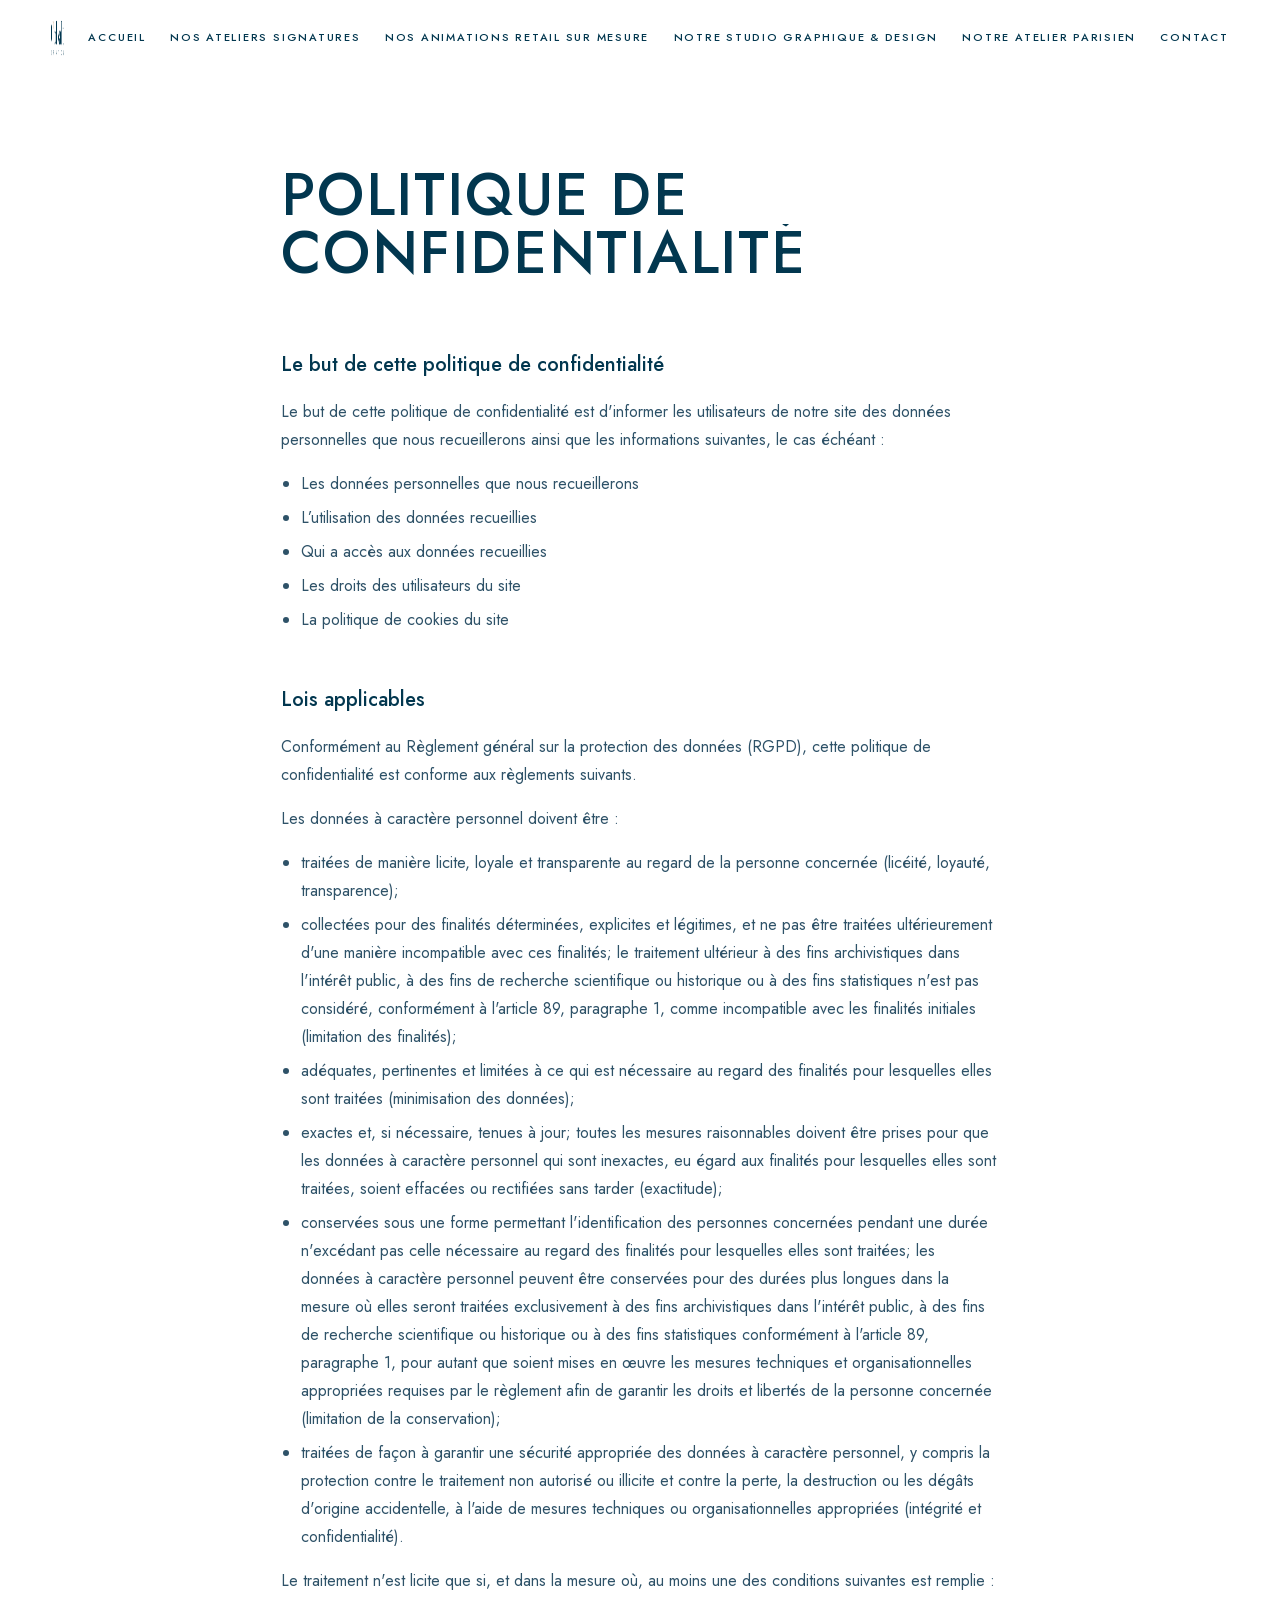
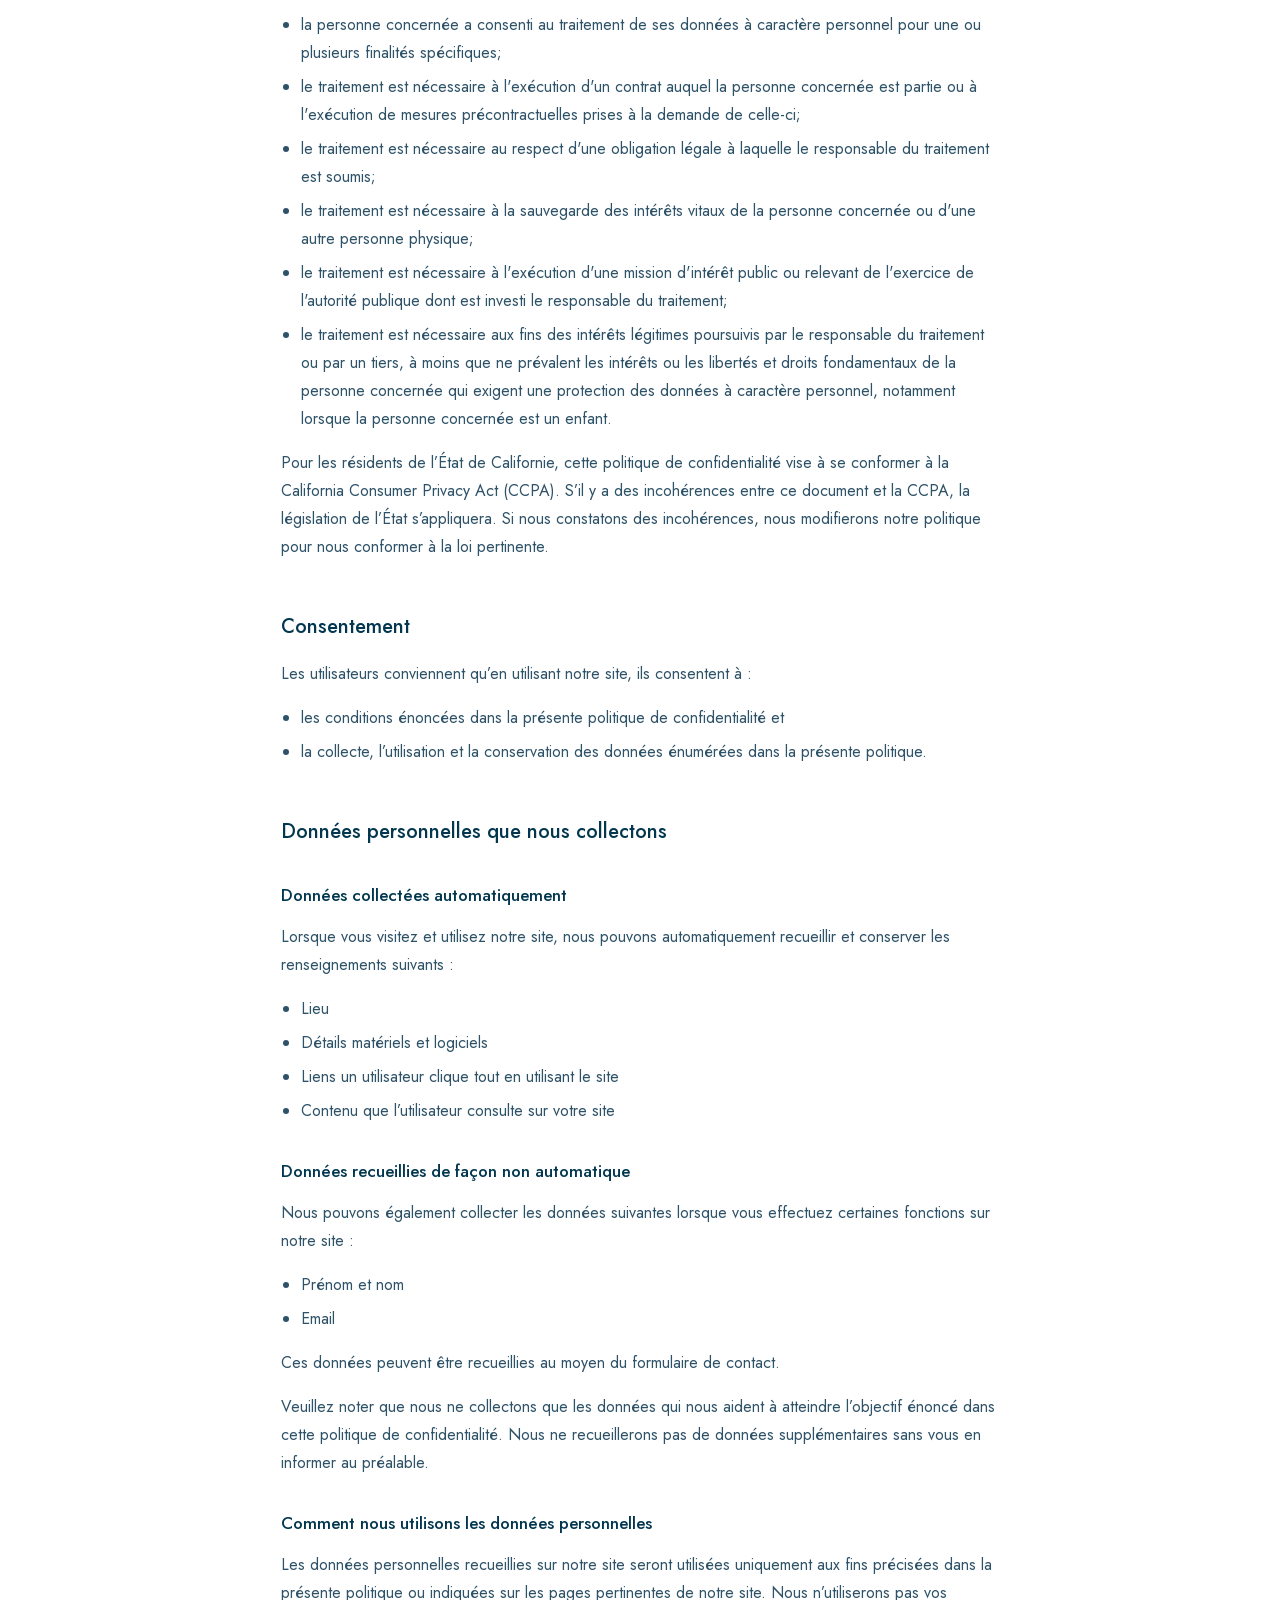
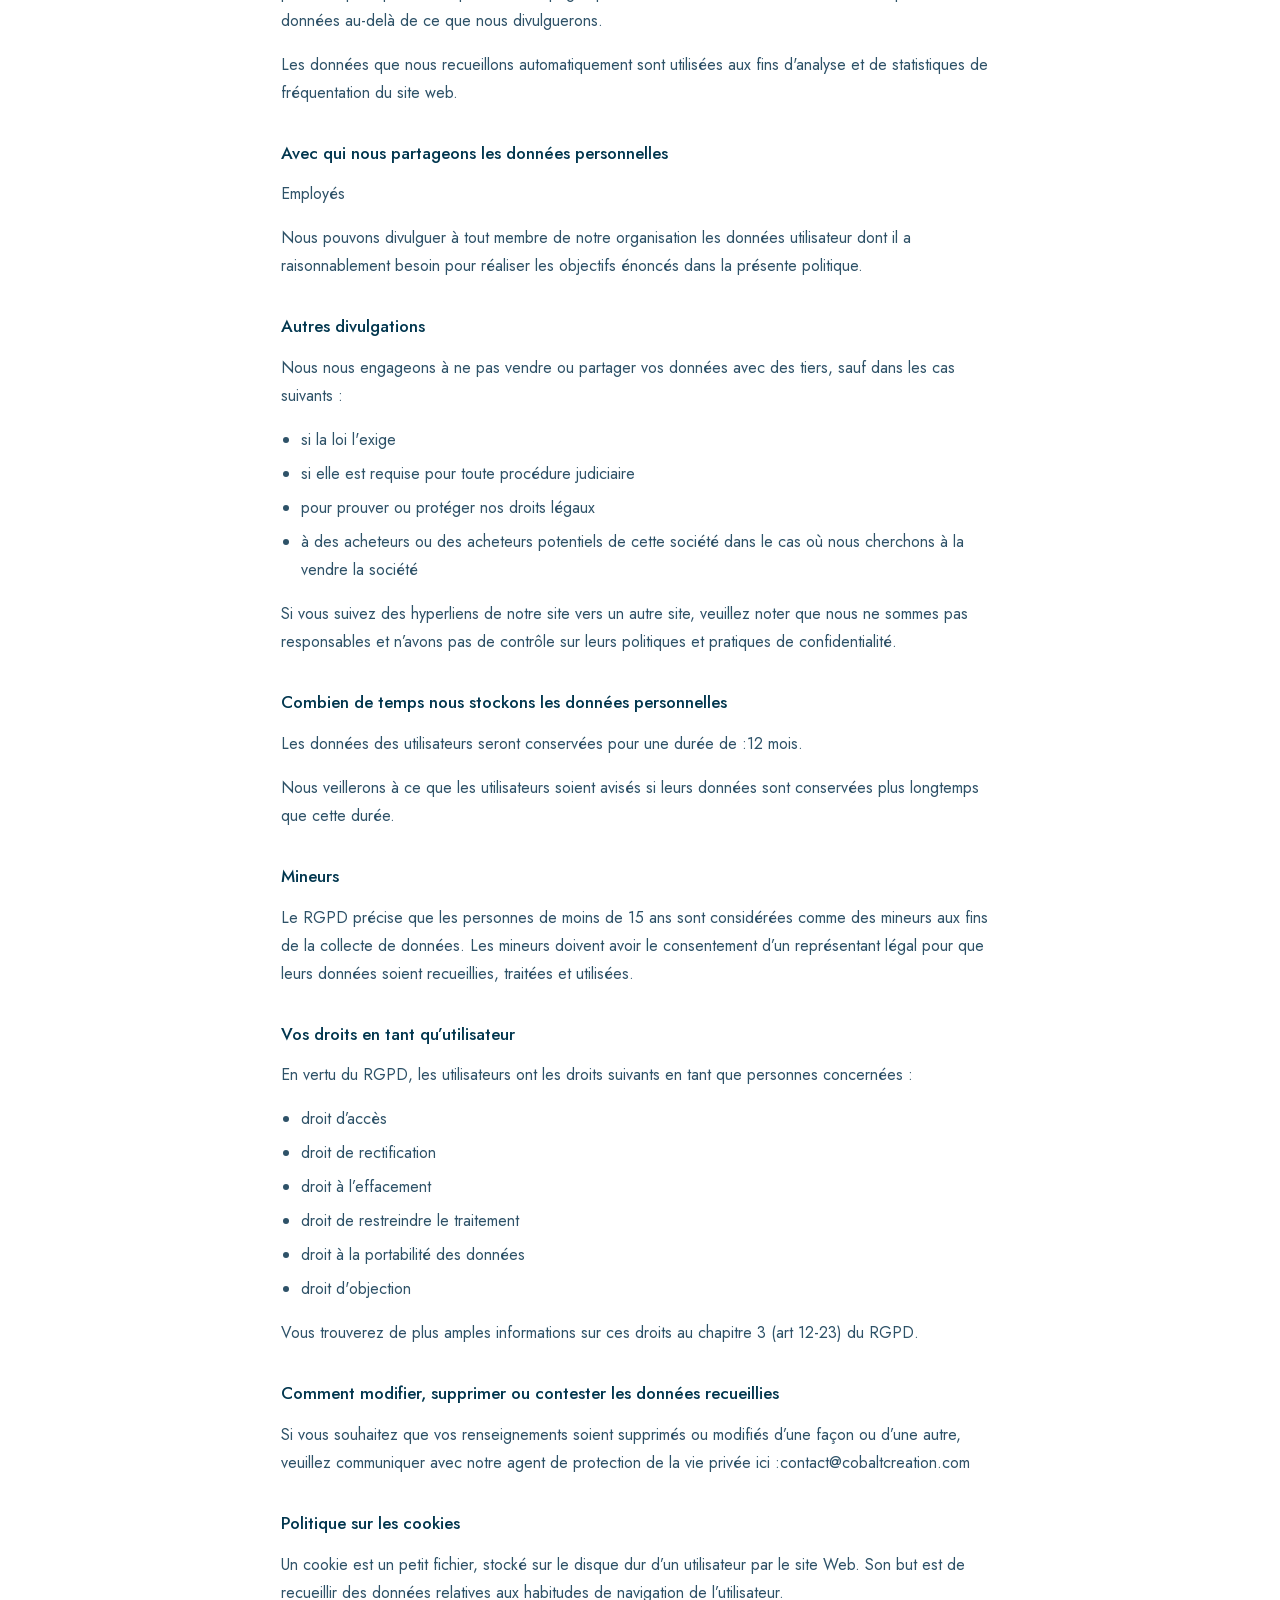
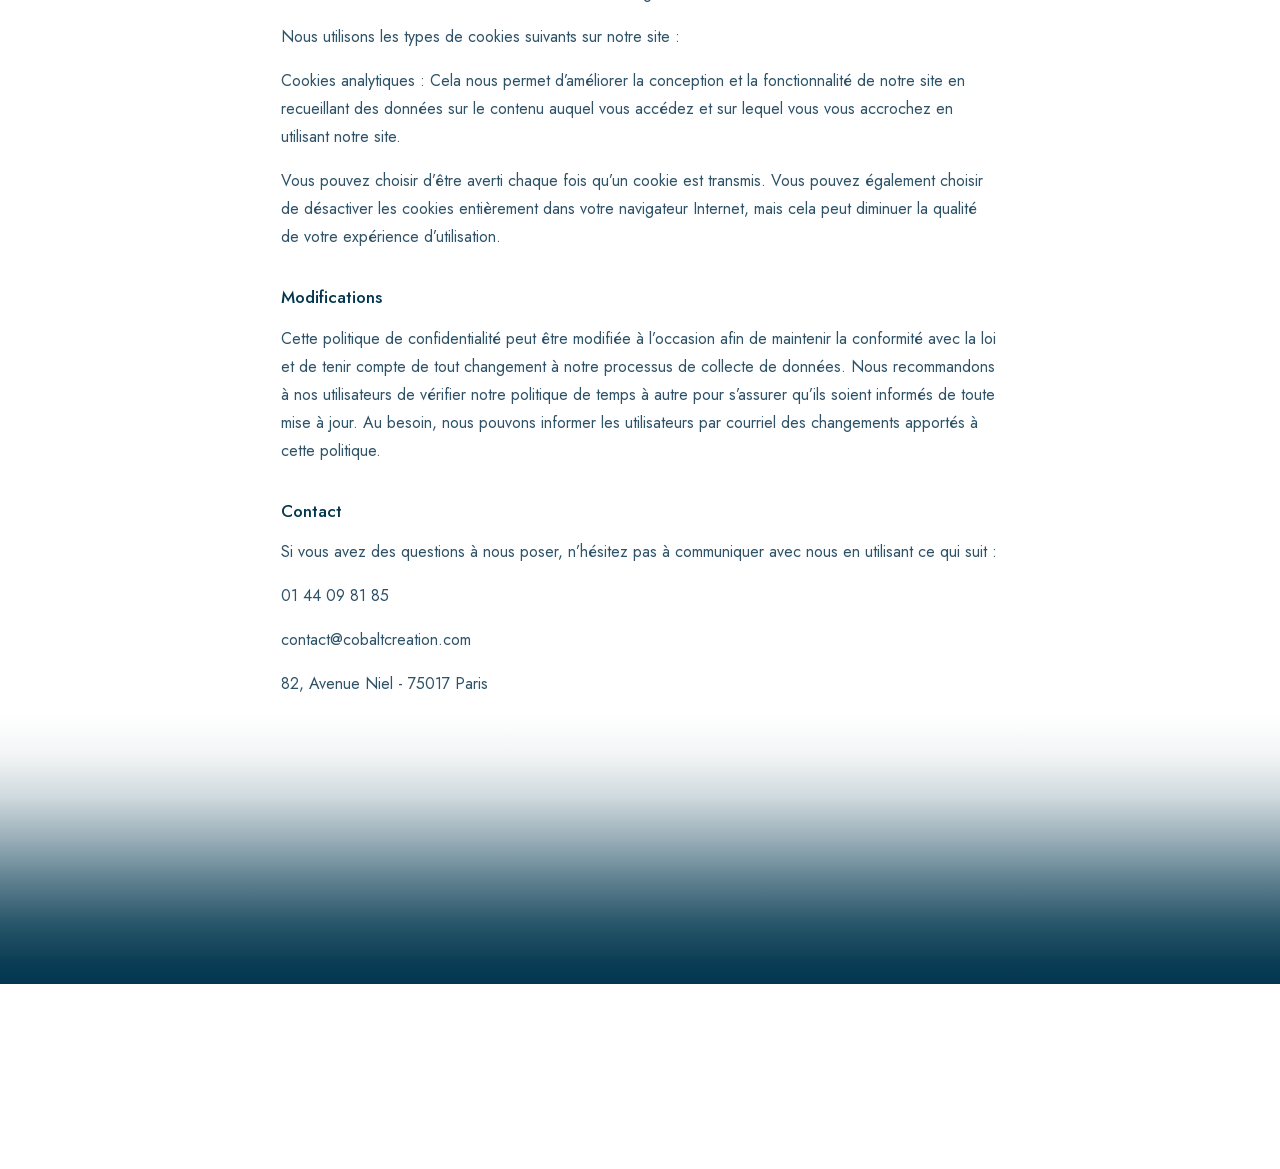
<file: politique-de-confidentialite/index.html>
<!doctype html>
<html lang="fr">
<head>
<meta charset="utf-8">
<meta name="viewport" content="width=device-width, initial-scale=1">
<title>POLITIQUE DE CONFIDENTIALITE | cobaltcreation</title>
<meta name="description" content="">
<meta name="robots" content="noindex, nofollow">
<link rel="canonical" href="https://www.cobaltcreation.com/politique-de-confidentialite">
<meta name="theme-color" content="#ffffff">
<meta property="og:type" content="website">
<meta property="og:locale" content="fr_FR">
<meta property="og:site_name" content="Cobalt Création">
<meta property="og:title" content="POLITIQUE DE CONFIDENTIALITE | cobaltcreation">
<meta property="og:description" content="">
<meta property="og:url" content="https://timoteoadrogue.github.io/cobalt-creation-site-v2/politique-de-confidentialite/">
<meta property="og:image" content="https://timoteoadrogue.github.io/cobalt-creation-site-v2/assets/media/56d6a37866f5-1920.jpg">
<link rel="icon" href="../assets/media/favicon-64.png" type="image/png">
<link rel="apple-touch-icon" href="../assets/media/apple-touch-icon.png">
<link rel="preload" href="../assets/fonts/jost.woff2" as="font" type="font/woff2" crossorigin>
<link rel="stylesheet" href="../assets/site.css">
<script>document.documentElement.classList.add('js');try{var pt=sessionStorage.getItem('cc-pt');if(pt){sessionStorage.removeItem('cc-pt');if(!matchMedia('(prefers-reduced-motion: reduce)').matches)document.documentElement.classList.add(pt==='img'?'pt-img':'pt-in')}}catch(e){}</script>
<script src="../assets/vendor/gsap.min.js" defer></script>
<script src="../assets/vendor/ScrollTrigger.min.js" defer></script>
<script src="../assets/vendor/lenis.min.js" defer></script>
<script src="../assets/site.js" defer></script>
</head>
<body class="p-legal">
<a class="skip" href="#contenu">Aller au contenu</a>
<header class="hd" data-header>
  <a class="hd__logo" href="../" aria-label="Cobalt Création, accueil">
    <img class="hd__logo-ink" src="../assets/media/logo-cobalt.png" width="653" height="337" alt="Cobalt Création">
    <img class="hd__logo-cream" src="../assets/media/logo-cobalt-creme.png" width="653" height="337" alt="" aria-hidden="true">
  </a>
  <nav class="hd__nav" aria-label="Navigation principale">
    <ul class="hd__list">
<li><a class="" href="../">Accueil</a></li>
<li><a class="" href="../creation-d-objet-unique/">Nos ateliers signatures</a></li>
<li><a class="" href="../ateliers-de-personnalisation/">Nos animations retail sur mesure</a></li>
<li><a class="" href="../design-graphique-design-papier/">Notre studio graphique &amp; design</a></li>
<li><a class="" href="../coffrets-packaging/">Notre atelier parisien</a></li>
<li><a class="" href="../contact-feedback/">Contact</a></li>
    </ul>
  </nav>
  <button class="hd__menu" type="button" aria-expanded="false" aria-controls="menu"><span class="hd__burger" aria-hidden="true"></span><span data-menu-label>Menu</span></button>
</header>
<div class="menu" id="menu" data-menu data-lenis-prevent>
  <ul>
<li><a class="menu__link" href="../">Accueil</a></li>
<li><a class="menu__link" href="../creation-d-objet-unique/">Nos ateliers signatures</a></li>
<li><a class="menu__link" href="../ateliers-de-personnalisation/">Nos animations retail sur mesure</a></li>
<li><a class="menu__link" href="../design-graphique-design-papier/">Notre studio graphique &amp; design</a></li>
<li><a class="menu__link" href="../coffrets-packaging/">Notre atelier parisien</a></li>
<li><a class="menu__link" href="../contact-feedback/">Contact</a></li>
  </ul>
  <div class="menu__foot">
    <p>35, Boulevard Berthier - 75017 Paris<br><a href="tel:+33144098185">+33 (0) 1 44 09 81 85</a><br><a href="mailto:contact@cobaltcreation.com">contact@cobaltcreation.com</a></p>
  </div>
</div>
<main id="contenu">
<section class="legal" data-mist="ink"><div class="wrap legal__in"><h1 class="ct-title"><span class="split">POLITIQUE DE CONFIDENTIALITÉ</span></h1><h2>Le but de cette politique de confidentialité</h2><p>Le but de cette politique de confidentialité est d&#x27;informer les utilisateurs de notre site des données personnelles que nous recueillerons ainsi que les informations suivantes, le cas échéant :</p><ul><li>Les données personnelles que nous recueillerons</li><li>L’utilisation des données recueillies</li><li>Qui a accès aux données recueillies</li><li>Les droits des utilisateurs du site</li><li>La politique de cookies du site</li></ul><h2>Lois applicables</h2><p>Conformément au Règlement général sur la protection des données (RGPD), cette politique de confidentialité est conforme aux règlements suivants.</p><p>Les données à caractère personnel doivent être :</p><ul><li>traitées de manière licite, loyale et transparente au regard de la personne concernée (licéité, loyauté, transparence);</li><li>collectées pour des finalités déterminées, explicites et légitimes, et ne pas être traitées ultérieurement d&#x27;une manière incompatible avec ces finalités; le traitement ultérieur à des fins archivistiques dans l&#x27;intérêt public, à des fins de recherche scientifique ou historique ou à des fins statistiques n&#x27;est pas considéré, conformément à l&#x27;article 89, paragraphe 1, comme incompatible avec les finalités initiales (limitation des finalités);</li><li>adéquates, pertinentes et limitées à ce qui est nécessaire au regard des finalités pour lesquelles elles sont traitées (minimisation des données);</li><li>exactes et, si nécessaire, tenues à jour; toutes les mesures raisonnables doivent être prises pour que les données à caractère personnel qui sont inexactes, eu égard aux finalités pour lesquelles elles sont traitées, soient effacées ou rectifiées sans tarder (exactitude);</li><li>conservées sous une forme permettant l&#x27;identification des personnes concernées pendant une durée n&#x27;excédant pas celle nécessaire au regard des finalités pour lesquelles elles sont traitées; les données à caractère personnel peuvent être conservées pour des durées plus longues dans la mesure où elles seront traitées exclusivement à des fins archivistiques dans l&#x27;intérêt public, à des fins de recherche scientifique ou historique ou à des fins statistiques conformément à l&#x27;article 89, paragraphe 1, pour autant que soient mises en œuvre les mesures techniques et organisationnelles appropriées requises par le règlement afin de garantir les droits et libertés de la personne concernée (limitation de la conservation);</li><li>traitées de façon à garantir une sécurité appropriée des données à caractère personnel, y compris la protection contre le traitement non autorisé ou illicite et contre la perte, la destruction ou les dégâts d&#x27;origine accidentelle, à l&#x27;aide de mesures techniques ou organisationnelles appropriées (intégrité et confidentialité).</li></ul><p>Le traitement n&#x27;est licite que si, et dans la mesure où, au moins une des conditions suivantes est remplie :</p><ul><li>la personne concernée a consenti au traitement de ses données à caractère personnel pour une ou plusieurs finalités spécifiques;</li><li>le traitement est nécessaire à l&#x27;exécution d&#x27;un contrat auquel la personne concernée est partie ou à l&#x27;exécution de mesures précontractuelles prises à la demande de celle-ci;</li><li>le traitement est nécessaire au respect d&#x27;une obligation légale à laquelle le responsable du traitement est soumis;</li><li>le traitement est nécessaire à la sauvegarde des intérêts vitaux de la personne concernée ou d&#x27;une autre personne physique;</li><li>le traitement est nécessaire à l&#x27;exécution d&#x27;une mission d&#x27;intérêt public ou relevant de l&#x27;exercice de l&#x27;autorité publique dont est investi le responsable du traitement;</li><li>le traitement est nécessaire aux fins des intérêts légitimes poursuivis par le responsable du traitement ou par un tiers, à moins que ne prévalent les intérêts ou les libertés et droits fondamentaux de la personne concernée qui exigent une protection des données à caractère personnel, notamment lorsque la personne concernée est un enfant.</li></ul><p>Pour les résidents de l’État de Californie, cette politique de confidentialité vise à se conformer à la California Consumer Privacy Act (CCPA). S’il y a des incohérences entre ce document et la CCPA, la législation de l’État s’appliquera. Si nous constatons des incohérences, nous modifierons notre politique pour nous conformer à la loi pertinente.</p><h2>Consentement</h2><p>Les utilisateurs conviennent qu’en utilisant notre site, ils consentent à :</p><ul><li>les conditions énoncées dans la présente politique de confidentialité et</li><li>la collecte, l’utilisation et la conservation des données énumérées dans la présente politique.</li></ul><h2>Données personnelles que nous collectons</h2><h3>Données collectées automatiquement</h3><p>Lorsque vous visitez et utilisez notre site, nous pouvons automatiquement recueillir et conserver les renseignements suivants :</p><ul><li>Lieu</li><li>Détails matériels et logiciels</li><li>Liens un utilisateur clique tout en utilisant le site</li><li>Contenu que l’utilisateur consulte sur votre site</li></ul><h3>Données recueillies de façon non automatique</h3><p>Nous pouvons également collecter les données suivantes lorsque vous effectuez certaines fonctions sur notre site :</p><ul><li>Prénom et nom</li><li>Email</li></ul><p>Ces données peuvent être recueillies au moyen du formulaire de contact.</p><p>Veuillez noter que nous ne collectons que les données qui nous aident à atteindre l’objectif énoncé dans cette politique de confidentialité. Nous ne recueillerons pas de données supplémentaires sans vous en informer au préalable.</p><h3>Comment nous utilisons les données personnelles</h3><p>Les données personnelles recueillies sur notre site seront utilisées uniquement aux fins précisées dans la présente politique ou indiquées sur les pages pertinentes de notre site. Nous n’utiliserons pas vos données au-delà de ce que nous divulguerons.</p><p>Les données que nous recueillons automatiquement sont utilisées aux fins d&#x27;analyse et de statistiques de fréquentation du site web.</p><h3>Avec qui nous partageons les données personnelles</h3><p>Employés</p><p>Nous pouvons divulguer à tout membre de notre organisation les données utilisateur dont il a raisonnablement besoin pour réaliser les objectifs énoncés dans la présente politique.</p><h3>Autres divulgations</h3><p>Nous nous engageons à ne pas vendre ou partager vos données avec des tiers, sauf dans les cas suivants :</p><ul><li>si la loi l&#x27;exige</li><li>si elle est requise pour toute procédure judiciaire</li><li>pour prouver ou protéger nos droits légaux</li><li>à des acheteurs ou des acheteurs potentiels de cette société dans le cas où nous cherchons à la vendre la société</li></ul><p>Si vous suivez des hyperliens de notre site vers un autre site, veuillez noter que nous ne sommes pas responsables et n’avons pas de contrôle sur leurs politiques et pratiques de confidentialité.</p><h3>Combien de temps nous stockons les données personnelles</h3><p>Les données des utilisateurs seront conservées pour une durée de :12 mois.</p><p>Nous veillerons à ce que les utilisateurs soient avisés si leurs données sont conservées plus longtemps que cette durée.</p><h3>Mineurs</h3><p>Le RGPD précise que les personnes de moins de 15 ans sont considérées comme des mineurs aux fins de la collecte de données. Les mineurs doivent avoir le consentement d’un représentant légal pour que leurs données soient recueillies, traitées et utilisées.</p><h3>Vos droits en tant qu’utilisateur</h3><p>En vertu du RGPD, les utilisateurs ont les droits suivants en tant que personnes concernées :</p><ul><li>droit d’accès</li><li>droit de rectification</li><li>droit à l’effacement</li><li>droit de restreindre le traitement</li><li>droit à la portabilité des données</li><li>droit d&#x27;objection</li></ul><p>Vous trouverez de plus amples informations sur ces droits au chapitre 3 (art 12-23) du RGPD.</p><h3>Comment modifier, supprimer ou contester les données recueillies</h3><p>Si vous souhaitez que vos renseignements soient supprimés ou modifiés d’une façon ou d’une autre, veuillez communiquer avec notre agent de protection de la vie privée ici :contact@cobaltcreation.com</p><h3>Politique sur les cookies</h3><p>Un cookie est un petit fichier, stocké sur le disque dur d’un utilisateur par le site Web. Son but est de recueillir des données relatives aux habitudes de navigation de l’utilisateur.</p><p>Nous utilisons les types de cookies suivants sur notre site :</p><p>Cookies analytiques : Cela nous permet d’améliorer la conception et la fonctionnalité de notre site en recueillant des données sur le contenu auquel vous accédez et sur lequel vous vous accrochez en utilisant notre site.</p><p>Vous pouvez choisir d’être averti chaque fois qu’un cookie est transmis. Vous pouvez également choisir de désactiver les cookies entièrement dans votre navigateur Internet, mais cela peut diminuer la qualité de votre expérience d’utilisation.</p><h3>Modifications</h3><p>Cette politique de confidentialité peut être modifiée à l’occasion afin de maintenir la conformité avec la loi et de tenir compte de tout changement à notre processus de collecte de données. Nous recommandons à nos utilisateurs de vérifier notre politique de temps à autre pour s’assurer qu’ils soient informés de toute mise à jour. Au besoin, nous pouvons informer les utilisateurs par courriel des changements apportés à cette politique.</p><h3>Contact</h3><p>Si vous avez des questions à nous poser, n’hésitez pas à communiquer avec nous en utilisant ce qui suit :</p><p>01 44 09 81 85</p><p>contact@cobaltcreation.com</p><p>82, Avenue Niel - 75017 Paris</p></div></section>
</main>
<div class="end" data-end>
<footer class="ft">
  <div class="wrap ft__in">
    <img src="../assets/media/logo-cobalt-creme.png" width="653" height="337" alt="Cobalt Création" loading="lazy">
    <div>
      <p class="ft__name">Agence Cobalt Création</p>
      <p class="ft__addr"><span>35, Boulevard Berthier - 75017 Paris</span><span class="ft__sep"> / </span><span><a href="tel:+33144098185">+33 (0) 1 44 09 81 85</a></span><span class="ft__sep"> / </span><span><a href="mailto:contact@cobaltcreation.com">contact@cobaltcreation.com</a></span></p>
      <p>Horaires d’ouverture : 9h30 - 18h30</p>
    </div>
    <p class="ft__links"><a href="https://www.instagram.com/cobaltcreation/" rel="noopener" target="_blank">Instagram</a><a href="../politique-de-confidentialite/">Politique de confidentialité</a></p>
  </div>
</footer>
</div>

</body>
</html>
</file>
<file: assets/site.css>
/* Cobalt Création, V2 « Maison ».
   The client's own site, every feature kept, staged as a scroll-driven experience.
   Light theme locked to the brand: white ground, ink #02374F, champagne gold accents. */

@font-face { font-family: "Jost"; src: url("fonts/jost.woff2") format("woff2"); font-weight: 100 900; font-style: normal; font-display: swap; }
@font-face { font-family: "Jost"; src: url("fonts/jost-italic.woff2") format("woff2"); font-weight: 100 900; font-style: italic; font-display: swap; }


:root {
  --ink: #02374F;
  --ink-deep: #012a3d;
  --text: #2E5268;          /* 8.3:1 on white */
  --mute: #4B6A80;          /* 5.7:1 on white */
  --gold: #D0AB7E;          /* decorative and on ink only */
  --gold-ink: #7E6037;      /* gold for small text on white and cream, 5:1 */
  --paper: #FFFFFF;
  --mist: #F2F5F7;
  --line: rgba(2, 55, 79, .14);
  --cream: #F3EEE4;
  --max: 1280px;
  --gut: clamp(20px, 4vw, 56px);
  --ease: cubic-bezier(.22, .61, .36, 1);
  --expo: cubic-bezier(.16, 1, .3, 1);
  --slide: cubic-bezier(.65, 0, .35, 1);
  --hd: 76px;
  --row: clamp(240px, 33vw, 520px);
  /* three voices from one Jost. Display: 500, uppercase titles +.03em, sentence-case statements −.02em, their <em>
     words in italic 300 (the second voice). Text: 400. Label: 500, 11 px, +.2em caps (the only wide-tracked caps). */
  --w-display: 500; --t-caps: .03em; --t-tight: -.02em;
  --w-label: 500; --s-label: 11px; --t-label: .2em;
}

*, *::before, *::after { box-sizing: border-box; }
html { -webkit-text-size-adjust: 100%; scroll-padding-top: calc(var(--hd) + 16px); }
body { margin: 0; background: var(--paper); color: var(--text); font: 400 16px/1.75 "Jost", "Futura", "Avenir Next", system-ui, sans-serif; font-synthesis: none; -webkit-font-smoothing: antialiased; text-rendering: optimizeLegibility; }
img, video, iframe { display: block; max-width: 100%; }
img { height: auto; }
picture { display: contents; }
a { color: inherit; }
p { margin: 0 0 1em; }
h1, h2, h3 { color: var(--ink); font-weight: var(--w-display); margin: 0; }
button { font: inherit; color: inherit; }
:focus-visible { outline: 2px solid var(--ink); outline-offset: 3px; }
::selection { background: var(--ink); color: #fff; }

.wrap { width: 100%; max-width: var(--max); margin-inline: auto; padding-inline: var(--gut); }
main { position: relative; z-index: 1; background: var(--paper); }
html.lenis, html.lenis body { height: auto; }
.lenis.lenis-smooth { scroll-behavior: auto !important; }
.lenis.lenis-smooth [data-lenis-prevent] { overscroll-behavior: contain; }
.lenis.lenis-stopped { overflow: hidden; }
.sr-only { position: absolute; width: 1px; height: 1px; margin: -1px; padding: 0; overflow: hidden; clip: rect(0 0 0 0); clip-path: inset(50%); white-space: nowrap; border: 0; }
.skip { position: absolute; left: 12px; top: -60px; z-index: 60; background: var(--ink); color: #fff; padding: 10px 16px; text-decoration: none; }
.skip:focus { top: 12px; }
.h-sec { font-size: clamp(30px, 3.2vw, 52px); font-weight: var(--w-display); text-transform: uppercase; letter-spacing: var(--t-caps); line-height: 1.02; }
.eyebrow { font-size: var(--s-label); font-weight: var(--w-label); letter-spacing: var(--t-label); text-transform: uppercase; color: var(--gold-ink); margin: 0 0 40px; }

/* ---------- split words (mask reveal) ---------- */
.sw { display: inline-block; overflow: hidden; vertical-align: top; padding-bottom: .08em; margin-bottom: -.08em; }
.sw__in { display: inline-block; }
.sw__in.is-em, em { font-style: italic; font-weight: 300; }
.hero__title .sw__in.is-em { color: #F2E6D3; }
@media (prefers-reduced-motion: no-preference) {
  .js .split:not(.is-in) .sw__in { transform: translateY(105%); }
  .js .split .sw__in { transition: transform 1.1s var(--expo); transition-delay: calc(var(--l, 0) * 110ms); }
  .js [data-reveal] { opacity: 0; transform: translateY(26px); transition: opacity 1.1s var(--ease), transform 1.2s var(--expo); }
  .js [data-reveal].is-in { opacity: 1; transform: none; }
  .js .reveal-soft { opacity: 0; transition: opacity 1.4s var(--ease) .6s; }
  .js .reveal-soft.is-in { opacity: 1; }
}

/* ---------- F1 header ---------- */
.hd {
  position: fixed; inset: 0 0 auto 0; z-index: 40; height: var(--hd);
  display: flex; align-items: center; justify-content: space-between; gap: 24px; padding-inline: var(--gut);
  background: rgba(255, 255, 255, .95); -webkit-backdrop-filter: saturate(1.4) blur(12px); backdrop-filter: saturate(1.4) blur(12px);
  color: var(--ink);
  transition: background-color .6s var(--ease), box-shadow .6s var(--ease), color .6s var(--ease);
}
.hd.is-over { background: transparent; -webkit-backdrop-filter: none; backdrop-filter: none; box-shadow: none; color: #fff; }
.hd__logo { position: relative; display: block; height: 42px; }
.hd__logo img { height: 42px; width: auto; transition: opacity .6s var(--ease); }
.hd__logo-cream { position: absolute; left: 0; top: 0; opacity: 0; }
.hd.is-over .hd__logo-ink { opacity: 0; }
.hd.is-over .hd__logo-cream { opacity: 1; }
.hd__list { list-style: none; display: flex; gap: clamp(16px, 1.9vw, 30px); margin: 0; padding: 0; }
.hd__list a {
  display: block; padding: 10px 0; text-decoration: none; white-space: nowrap;
  font-size: var(--s-label); font-weight: var(--w-label); letter-spacing: .16em; text-transform: uppercase; color: currentColor;
  background: linear-gradient(var(--gold), var(--gold)) no-repeat 0 calc(100% - 4px) / 0 1px;
  transition: background-size .45s var(--ease);
}
.hd__list a:hover, .hd__list a[aria-current="page"] { background-size: 100% 1px; }
.hd__menu { display: none; }
.menu { display: none; }
.p-contact main, .p-legal main { padding-top: var(--hd); }

@media (max-width: 1239px) {
  .hd__nav { display: none; }
  .js .hd__menu {
    display: inline-flex; align-items: center; gap: 10px; background: none; border: 0; padding: 10px 0; cursor: pointer;
    font-size: var(--s-label); font-weight: var(--w-label); letter-spacing: .16em; text-transform: uppercase; color: currentColor;
  }
  .hd__burger { width: 22px; height: 9px; border-top: 1px solid currentColor; border-bottom: 1px solid currentColor; }
  .menu {
    position: fixed; inset: var(--hd) 0 0 0; z-index: 39; display: flex; flex-direction: column; justify-content: space-between;
    background: var(--paper); padding: 32px var(--gut) 40px; overflow-y: auto;
    clip-path: inset(0 0 100% 0); visibility: hidden; transition: clip-path .7s var(--expo), visibility 0s linear .7s;
  }
  .menu.is-open { clip-path: inset(0); visibility: visible; transition: clip-path .7s var(--expo); }
  .hd.is-menu { background: var(--paper); color: var(--ink); }
  .hd.is-menu .hd__logo-ink { opacity: 1; } .hd.is-menu .hd__logo-cream { opacity: 0; }
  .menu ul { list-style: none; margin: 0; padding: 0; }
  .menu a.menu__link { display: block; padding: 11px 0; text-decoration: none; font-size: 26px; font-weight: var(--w-display); letter-spacing: -.01em; line-height: 1.15; text-wrap: balance; color: var(--ink); }
  .menu a.menu__link[aria-current="page"] { color: var(--gold-ink); }
  .menu__foot { font-size: 14px; color: var(--mute); margin-top: 32px; }
  .menu__foot a { color: var(--ink); }
}

/* ---------- F2 hero banner: full screen, live slides, right to left every 3 s ---------- */
.hero { position: relative; height: 100vh; height: 100dvh; min-height: 560px; overflow: hidden; color: #fff; background: var(--ink); outline: none; --dim: 0; }
/* the page after the hero has no top edge: the photograph washes out to paper from the bottom up (the top stays dark
   under the white header) and the paper rises into it as a mist (--lead, set by the script once the visitor scrolls,
   so the photograph is untouched at rest). Eased ramps: a linear one shows a band where it ends. */
.hero::after { content: ""; position: absolute; inset: 0; background: linear-gradient(rgba(1, 30, 44, .2), rgba(1, 30, 44, .62)); opacity: var(--dim); pointer-events: none; }
/* grounds: three pure colours, never mixed. A scene's ground changes only under a full-bleed photograph or through a
   mist: the next ground rising as an eased gradient (a linear ramp shows a band where it ends) */
.manifest, .intro, .frame, .mt, .works, .film, .nx, .hx, .fb, .trust, .mapx, .legal { position: relative; z-index: 2; }
.manifest, .frame { background: var(--cream); }
.intro, .works, .film, .nx, .hx, .trust, .mapx, .legal { background: var(--paper); }
.fb { background: var(--ink); }
.manifest { --n: 243 238 228; } .intro { --n: 255 255 255; }
[data-mist="ink"] { --n: 2 55 79; } [data-mist="paper"] { --n: 255 255 255; }
.manifest::before, .intro::before, [data-mist]::after { content: ""; position: absolute; left: 0; right: 0; height: var(--mist-h, 42vh); pointer-events: none;
  background: linear-gradient(rgb(var(--n) / 0), rgb(var(--n) / .05) 15%, rgb(var(--n) / .18) 30%, rgb(var(--n) / .4) 46%, rgb(var(--n) / .64) 62%, rgb(var(--n) / .85) 78%, rgb(var(--n) / .97) 92%, rgb(var(--n))); }
.manifest::before, .intro::before { bottom: 100%; opacity: var(--lead, 0); }
[data-mist]::after { bottom: 0; z-index: 3; }
[data-mist] { padding-bottom: var(--mist-h, 42vh) !important; }
.hero__slides { position: absolute; inset: 0; touch-action: pan-y; cursor: grab; }
.hero__slides:active { cursor: grabbing; }
.sl { position: absolute; inset: 0; overflow: hidden; visibility: hidden; }
.sl.is-on { visibility: visible; }
.sl__img { width: 100%; height: 100%; object-fit: cover; user-select: none; -webkit-user-drag: none; }
.no-gsap .sl.is-on .sl__img { animation: kb 6s linear both; }
@keyframes kb { from { transform: scale(1.08); } to { transform: scale(1); } }
.hero__shade { position: absolute; inset: 0; pointer-events: none;
  background: linear-gradient(90deg, rgba(1, 30, 44, .62) 0%, rgba(1, 30, 44, .34) 38%, rgba(1, 30, 44, 0) 66%),
    linear-gradient(180deg, rgba(1, 30, 44, .5) 0%, rgba(1, 30, 44, 0) 22%, rgba(1, 30, 44, 0) 42%, rgba(1, 30, 44, .72) 100%); }
.hero__content { position: absolute; left: 0; right: 0; bottom: clamp(110px, 17vh, 180px); }
.hero__kicker { display: block; font-size: var(--s-label); font-weight: var(--w-label); letter-spacing: var(--t-label); text-transform: uppercase; color: rgba(255, 255, 255, .9); margin-bottom: 24px; }
.hero__kicker--after { margin: 22px 0 0; }
.hero__title { color: #fff; font-weight: var(--w-display); font-size: clamp(34px, 4.7vw, 78px); line-height: 1.04; letter-spacing: var(--t-tight); max-width: 19ch; }
.hero__title--page { text-transform: uppercase; letter-spacing: var(--t-caps); max-width: 16ch; font-size: clamp(34px, 5vw, 80px); }
.hero__sub { max-width: 46ch; font-size: clamp(16px, 1.25vw, 18px); color: rgba(255, 255, 255, .92); margin: 28px 0 0; }
.hero__foot { position: absolute; left: 0; right: 0; bottom: 26px; display: flex; justify-content: space-between; align-items: center; gap: 20px; }
.hero__name { margin: 0; font-size: var(--s-label); font-weight: var(--w-label); letter-spacing: var(--t-label); text-transform: uppercase; color: rgba(255, 255, 255, .92); overflow: hidden; }
.hero__name span { display: inline-block; transition: transform .7s var(--expo), opacity .7s var(--ease); }
.hero__name span.is-swap { transform: translateY(110%); opacity: 0; }
.bn__ctrl { display: flex; align-items: center; gap: 2px; margin-left: auto; }
.bn__dot { width: 48px; height: 32px; border: 0; padding: 0; background: none; cursor: pointer; display: grid; place-items: center; }
.bn__dot span { position: relative; display: block; width: 36px; height: 2px; background: rgba(255, 255, 255, .38); overflow: hidden; }
.bn__dot span::after { content: ""; position: absolute; inset: 0; background: #fff; transform: scaleX(0); transform-origin: left; }
.bn__dot.is-active span::after { animation: bn-fill var(--bn-time, 2000ms) linear forwards; }
.hero.is-paused .bn__dot.is-active span::after, .hero.is-held .bn__dot.is-active span::after { animation-play-state: paused; }
.hero.is-static .bn__dot.is-active span::after { animation: none; transform: scaleX(1); }
@keyframes bn-fill { from { transform: scaleX(0); } to { transform: scaleX(1); } }
.bn__pp { width: 32px; height: 32px; border: 0; background: none; cursor: pointer; display: grid; place-items: center; margin-left: 8px; }
.bn__pp span { width: 8px; height: 11px; border-left: 2px solid #fff; border-right: 2px solid #fff; }
.hero.is-paused .bn__pp span, .hero.is-static .bn__pp span { width: 0; height: 0; border-style: solid; border-width: 6px 0 6px 10px; border-color: transparent transparent transparent #fff; }
.hero:focus-visible { outline: 2px solid #fff; outline-offset: -10px; }

/* ---------- manifesto: the agency's first sentence as a statement, the second as a paragraph ---------- */
.manifest { padding-block: 12vh clamp(90px, 12vw, 180px); }
.manifest__lead, .intro__lead { font-weight: var(--w-display); color: var(--ink); letter-spacing: var(--t-tight); margin: 0; }
.manifest__lead { font-size: clamp(28px, 3vw, 48px); line-height: 1.12; max-width: 21em; }
.manifest__rest { max-width: 34em; margin: clamp(36px, 5vw, 72px) 0 0 auto; font-size: clamp(17px, 1.3vw, 19px); line-height: 1.65; color: var(--text); }
/* ---------- the frame opens: a photograph grows from a small frame to full screen ---------- */
.frame__pin { position: relative; height: 100vh; height: 100dvh; min-height: 560px; overflow: hidden; }
.frame__media { position: absolute; inset: 0; overflow: hidden; background: var(--ink); color: #fff; will-change: clip-path; }
.frame__img { width: 100%; height: 100%; object-fit: cover; transform-origin: 50% 50%; }
.frame__shade { position: absolute; inset: 0; background: linear-gradient(180deg, rgba(1, 26, 38, .2) 0%, rgba(1, 26, 38, .12) 35%, rgba(1, 26, 38, .82) 100%); }
.frame__text { position: absolute; left: 0; right: 0; bottom: clamp(80px, 13vh, 140px); }
.frame__k { font-size: var(--s-label); font-weight: var(--w-label); letter-spacing: var(--t-label); text-transform: uppercase; color: var(--gold); margin-bottom: 22px; }
.frame__p { margin: 0; max-width: 24ch; font-weight: var(--w-display); font-size: clamp(30px, 3.9vw, 64px); line-height: 1.06; letter-spacing: var(--t-tight); color: #fff; }
.frame__p .is-em, .frame__p em { color: #F2E6D3; }
.frame__cap { position: absolute; left: 0; right: 0; bottom: 26px; margin: 0; text-align: right; font-size: var(--s-label); font-weight: var(--w-label); letter-spacing: var(--t-label); text-transform: uppercase; color: rgba(255, 255, 255, .86); }
.frame.is-live { height: 360vh; }
.frame.is-live .frame__pin { position: sticky; top: 0; }

/* ---------- F3 métiers: one sticky photograph column, the métiers scroll beside it ---------- */
/* the section rises over the full-screen mission photograph through a paper mist, its photograph column still empty,
   so the mist is paper on photograph across the whole width; then each photograph opens in the column */
.mt { display: grid; grid-template-columns: minmax(0, 56fr) minmax(0, 44fr); z-index: 3; background: var(--paper); --n: 255 255 255; }
.mt::before { content: ""; position: absolute; left: 0; right: 0; bottom: 100%; height: 42vh; pointer-events: none;
  background: linear-gradient(rgb(var(--n) / 0), rgb(var(--n) / .05) 15%, rgb(var(--n) / .18) 30%, rgb(var(--n) / .4) 46%, rgb(var(--n) / .64) 62%, rgb(var(--n) / .85) 78%, rgb(var(--n) / .97) 92%, rgb(var(--n))); }
.frame.is-live + .mt { margin-top: -100vh; }
/* where the section does not cover the pinned photograph (phones, no script) the mist only softens its last edge */
@media (max-width: 900px) { .mt::before { height: 14vh; } }
.no-gsap .mt::before, html:not(.js) .mt::before { height: 14vh; }
.mt__media { position: sticky; top: 0; height: 100vh; height: 100dvh; overflow: hidden; }
.mt__pic { position: absolute; inset: 0; display: block; overflow: hidden; }
.mt__img { width: 100%; height: 100%; object-fit: cover; }
/* each photograph after the first replaces the one before through a soft 14 % edge rising from the bottom (--y 0 → 1) */
.mt__pic + .mt__pic { -webkit-mask-image: linear-gradient(to top, #000 calc(var(--y, 1) * 114% - 14%), transparent calc(var(--y, 1) * 114%)); mask-image: linear-gradient(to top, #000 calc(var(--y, 1) * 114% - 14%), transparent calc(var(--y, 1) * 114%)); }
.mt__text { padding-inline: clamp(36px, 5vw, 96px) var(--gut); }
.mt__item { min-height: 100vh; min-height: 100dvh; display: flex; flex-direction: column; justify-content: center; padding-block: calc(var(--hd) + 4vh) 8vh; }
.mt__ph { display: none; }
.mt__t { font-size: clamp(26px, 2.6vw, 42px); text-transform: uppercase; letter-spacing: var(--t-caps); line-height: 1.04; margin-bottom: clamp(22px, 3vh, 34px); max-width: 12ch; }
.mt__t a { text-decoration: none; }
.mt__body p { font-size: 16px; max-width: 38em; }
.mt__lead { color: var(--ink); margin-bottom: .4em; }
/* the métier's list as one run-in line (same words, same items) */
.mt__list { list-style: none; margin: 4px 0 0; padding: 0; font-size: 15px; line-height: 1.7; color: var(--ink); max-width: 38em; }
.mt__list li { display: inline; }
.mt__list li + li::before { content: "·"; content: "·" / ""; margin: 0 .55em; color: var(--gold-ink); }
.more { display: inline-flex; gap: 12px; align-items: center; margin-top: 26px; font-size: var(--s-label); font-weight: var(--w-label); letter-spacing: var(--t-label); text-transform: uppercase; color: var(--ink); text-decoration: none; }
.more span { transition: transform .5s var(--expo); }
.more:hover span { transform: translateX(8px); }

/* ---------- réalisations: pinned horizontal gallery ---------- */
.hx__pin { position: relative; min-height: 100vh; min-height: 100dvh; display: flex; flex-direction: column; justify-content: flex-start; gap: clamp(22px, 3.4vh, 40px); padding-block: calc(var(--hd) + 5vh) 28px; overflow: hidden; }
.hx__head, .hx__viewport { position: relative; z-index: 1; }
.hx__head { display: flex; flex-wrap: wrap; justify-content: space-between; align-items: baseline; gap: 12px 32px; }
.hx__rubrics { list-style: none; display: flex; flex-wrap: wrap; gap: 6px 26px; margin: 0; padding: 0; }
.hx__rubrics a { font-size: var(--s-label); font-weight: var(--w-label); letter-spacing: .16em; text-transform: uppercase; color: var(--mute); text-decoration: none; }
.hx__rubrics a:hover { color: var(--ink); }
.hx__viewport { overflow: hidden; }
.hx__track { display: flex; align-items: flex-start; gap: clamp(14px, 1.4vw, 22px); width: max-content; margin: 0; padding: 0 var(--gut); list-style: none; will-change: transform; }
.hx__item a { display: block; text-decoration: none; }
.hx__frame { --fh: min(62vh, calc(100vh - 330px)); display: block; height: var(--fh); aspect-ratio: var(--ar, .8); overflow: hidden; }
.hx__img { width: 116%; max-width: none; height: 100%; margin-left: -8%; object-fit: cover; transition: scale 1.4s var(--expo); }
.hx__item a:hover .hx__img { scale: 1.04; }
.hx__cap { display: block; padding-top: 14px; max-width: calc(min(62vh, 100vh - 330px) * var(--ar, .8)); }
.hx__t { display: inline-block; padding-bottom: 3px; background: linear-gradient(var(--gold), var(--gold)) no-repeat 0 100% / 0 1px; transition: background-size .6s var(--expo); font-size: var(--s-label); font-weight: var(--w-label); letter-spacing: var(--t-label); text-transform: uppercase; color: var(--ink); }
.hx__item a:hover .hx__t { background-size: 100% 1px; }
.hx__s { display: block; font-size: 15px; color: var(--mute); line-height: 1.5; margin-top: 2px; }
.hx__r { display: block; font-size: var(--s-label); font-weight: var(--w-label); letter-spacing: var(--t-label); text-transform: uppercase; color: var(--gold-ink); margin-top: 8px; }

/* ---------- F5 trust: two-row marquee that answers the scroll ---------- */
.trust { padding-top: clamp(100px, 12vw, 170px); overflow: hidden; }
.trust__t { margin-bottom: clamp(40px, 5vw, 64px); }
.mq { display: grid; gap: clamp(26px, 3vw, 44px);
  -webkit-mask-image: linear-gradient(90deg, transparent, #000 12%, #000 88%, transparent); mask-image: linear-gradient(90deg, transparent, #000 12%, #000 88%, transparent); }
.mq__row { overflow: hidden; }
.mq__track { display: flex; width: max-content; animation: mq 50s linear infinite; }
.mq__track[data-dir="1"] { animation-direction: reverse; animation-duration: 56s; }
.mq:hover .mq__track { animation-play-state: paused; }
/* every mark at the same optical area (--w × --h from the build), scaled down on small screens */
.mq__item { --k: 1; flex: 0 0 auto; width: calc(var(--w) * var(--k)); height: calc(var(--h) * var(--k)); margin-right: clamp(40px, 4.4vw, 72px); align-self: center; }
.mq__row { display: flex; align-items: center; min-height: 64px; }
.logo { display: block; width: 100%; height: 100%; background: var(--ink); -webkit-mask-position: center; mask-position: center; -webkit-mask-size: contain; mask-size: contain; -webkit-mask-repeat: no-repeat; mask-repeat: no-repeat; }
@media (max-width: 767px) { .mq__item { --k: .72; margin-right: 32px; } }
@keyframes mq { to { transform: translateX(-50%); } }
.trust__grid { display: none; }
@media (prefers-reduced-motion: reduce) {
  .mq { display: none; }
  .trust__grid { display: flex; flex-wrap: wrap; align-items: center; gap: 28px 0; }
}

/* ---------- call-out ---------- */
.end { position: relative; z-index: 0; background: var(--ink); color: var(--cream); }
.end.is-reveal { position: sticky; bottom: 0; }
.callout { padding-block: clamp(90px, 12vw, 170px) clamp(56px, 7vw, 96px); }
.callout__big { display: inline-flex; align-items: center; gap: .3em; text-decoration: none; color: var(--cream); font-weight: var(--w-display); text-transform: uppercase; letter-spacing: .02em; font-size: clamp(42px, 7vw, 118px); line-height: 1; }
.callout__big:focus-visible, .end a:focus-visible { outline-color: var(--gold); }
.callout__arrow { font-size: .5em; transition: transform .6s var(--expo); }
.callout__big:hover .callout__arrow { transform: translateX(.3em); }
.callout__big .split { background: linear-gradient(var(--gold), var(--gold)) no-repeat 0 100% / 0 2px; transition: background-size .8s var(--expo); padding-bottom: .06em; }
.callout__big:hover .split { background-size: 100% 2px; }
.callout__ways { display: flex; flex-wrap: wrap; gap: 10px 40px; margin-top: 36px; font-size: 18px; }
.callout__ways a { color: var(--cream); text-decoration: none; }
@media (prefers-reduced-motion: no-preference) {
  .js:not(.no-gsap) [data-end-in] .callout__ways { opacity: 0; transform: translateY(18px); transition: opacity .9s var(--ease) .25s, transform 1.1s var(--expo) .25s; }
  .js:not(.no-gsap) [data-end-in].is-on .callout__ways { opacity: 1; transform: none; }
}
.p-contact .mapx, .p-legal .legal { --mist-h: 30vh; }
.callout__ways a:hover { text-decoration: underline; text-decoration-color: var(--gold); text-underline-offset: 4px; }

/* ---------- rubric intro ---------- */
.intro { padding-block: clamp(100px, 13vw, 190px) clamp(60px, 8vw, 110px); }
.intro__lead { font-size: clamp(26px, 2.8vw, 44px); line-height: 1.14; max-width: 22em; }
.intro__rest { columns: 2 320px; column-gap: clamp(32px, 5vw, 80px); margin-top: clamp(40px, 5vw, 64px); max-width: 980px; margin-left: auto; }
.intro__rest p { break-inside: avoid; }

/* ---------- F6 mosaic: the caption is always there; photographs open as they arrive ---------- */
.works { display: flow-root; padding-bottom: clamp(90px, 11vw, 160px); }   /* flow-root: a first plate's margin must not collapse out (the hero would show in the gap) */
.mosaic { display: grid; grid-template-columns: repeat(3, minmax(0, 1fr)); align-items: start; gap: clamp(28px, 3vw, 44px) clamp(10px, 1.2vw, 18px); }
.mosaic + .mosaic { margin-top: clamp(28px, 3vw, 44px); }
.mosaic--tall .tile { --h: calc(var(--row) * 1.43); }
.tile { position: relative; margin: 0; }
.tile.s1 { grid-column: span 1; }
.tile.s2 { grid-column: span 2; }
.tile.s3 { grid-column: 1 / -1; }
.tile__link { display: block; height: var(--h, var(--row)); overflow: hidden; background: var(--mist); cursor: zoom-in; }
.tile__img, .tile video { width: 100%; height: 100%; object-fit: cover; }
.tile__img { height: 114%; margin-top: -7%; will-change: transform; transition: scale 1.4s var(--expo); }
.tile:hover .tile__img { scale: 1.04; }
.tile__meta { display: block; padding-top: 14px; }
.tile__t { display: inline-block; padding-bottom: 3px; font-size: var(--s-label); font-weight: var(--w-label); letter-spacing: var(--t-label); text-transform: uppercase; color: var(--ink);
  background: linear-gradient(var(--gold), var(--gold)) no-repeat 0 100% / 0 1px; transition: background-size .6s var(--expo); }
.tile:hover .tile__t, .plate:hover .tile__t { background-size: 100% 1px; }
.tile__s { display: block; font-size: 15px; line-height: 1.5; color: var(--mute); margin-top: 2px; }
/* the description rises over the photograph on hover (hidden, not just transparent, at rest) */
.tile__d { position: absolute; left: 0; right: 0; top: 0; height: var(--h, var(--row)); display: flex; align-items: flex-end; padding: clamp(18px, 2.4vw, 36px);
  background: linear-gradient(rgba(1, 42, 61, 0) 30%, rgba(1, 42, 61, .8)); color: #fff; font-size: 14px; line-height: 1.6; pointer-events: none;
  visibility: hidden; opacity: 0; transition: opacity .6s var(--ease), visibility 0s linear .6s; }
.tile:hover .tile__d, .tile:focus-within .tile__d { visibility: visible; opacity: 1; transition: opacity .6s var(--ease); }
.tile__t:empty, .tile__s:empty, .tile__d:empty { display: none; }
.tile--video { cursor: default; }
.tile--video video { height: var(--h, var(--row)); }
.tile__play { position: absolute; left: 50%; top: 50%; translate: -50% -50%; display: none; padding: 12px 18px; border: 1px solid #fff; background: rgba(1, 42, 61, .55); color: #fff; font-size: var(--s-label); font-weight: var(--w-label); letter-spacing: var(--t-label); text-transform: uppercase; cursor: pointer; }
.tile--video.is-manual .tile__play { display: block; }
@media (prefers-reduced-motion: no-preference) {
  .js [data-wipe] .tile__link { clip-path: inset(7% 7% 7% 7%); transition: clip-path 1.5s var(--expo); }
  .js [data-wipe].is-in .tile__link { clip-path: inset(0% 0% 0% 0%); }
  .js [data-wipe] .tile__img, .js [data-wipe] video { scale: 1.12; transition: scale 1.8s var(--expo); }
  .js [data-wipe].is-in .tile__img, .js [data-wipe].is-in video { scale: 1; }
  .js [data-wipe].is-in:hover .tile__img { scale: 1.04; transition-duration: 1.2s; }
  .js [data-wipe] .tile__meta { opacity: 0; transform: translateY(10px); transition: opacity 1s var(--ease) .25s, transform 1.2s var(--expo) .25s; }
  .js [data-wipe].is-in .tile__meta { opacity: 1; transform: none; }
}
/* a plate: one work given a whole screen, at its own proportions, its caption in the margin beside it */
.plate { position: relative; margin: clamp(64px, 9vw, 140px) calc(50% - 50vw); display: grid; grid-template-columns: minmax(0, 1fr) auto minmax(0, 1fr); align-items: end; column-gap: clamp(24px, 3vw, 48px); padding-inline: var(--gut); }
.plate__link { grid-column: 2; grid-row: 1; display: block; height: min(86vh, 980px, calc((100vw - 600px) / var(--ar))); aspect-ratio: var(--ar); overflow: hidden; background: var(--mist); cursor: zoom-in; }
.plate__img { width: 100%; height: 100%; object-fit: cover; }
.plate__meta { grid-column: 1; grid-row: 1; justify-self: end; max-width: 30ch; padding: 0 0 4px; }
.plate:nth-of-type(even) .plate__meta { grid-column: 3; justify-self: start; }
.plate .tile__d { position: static; display: block; height: auto; padding: 14px 0 0; background: none; color: var(--mute); visibility: visible; opacity: 1; pointer-events: auto; }
@media (hover: none) {
  .tile__d { position: static; display: block; height: auto; padding: 8px 0 0; background: none; color: var(--mute); visibility: visible; opacity: 1; }
}

/* ---------- F8 film ---------- */
.film { padding-block: clamp(20px, 3vw, 40px) clamp(90px, 11vw, 160px); }
.film__frame { position: relative; aspect-ratio: 16 / 9; background: #000; overflow: hidden; }
.film__btn { position: absolute; inset: 0; width: 100%; border: 0; padding: 0; cursor: pointer; background: #000; }
.film__btn img { width: 100%; height: 100%; object-fit: cover; opacity: .8; transition: opacity .6s var(--ease), transform 1.6s var(--expo); }
.film__btn:hover img { opacity: .66; transform: scale(1.03); }
.film__label { position: absolute; inset: 0; display: flex; flex-direction: column; align-items: center; justify-content: center; gap: 18px; color: #fff; }
.film__label strong { font-weight: var(--w-display); font-size: clamp(20px, 2vw, 30px); letter-spacing: var(--t-caps); text-transform: uppercase; text-shadow: 0 1px 14px rgba(0, 0, 0, .5); }
.film__icon { width: 84px; height: 84px; border: 1px solid rgba(255, 255, 255, .9); border-radius: 50%; display: grid; place-items: center; transition: transform .6s var(--expo), background-color .5s var(--ease); }
.film__icon::after { content: ""; border-style: solid; border-width: 10px 0 10px 16px; border-color: transparent transparent transparent #fff; margin-left: 5px; }
.film__btn:hover .film__icon { transform: scale(1.1); background: rgba(255, 255, 255, .12); }
.film__note { font-size: 13px; color: var(--mute); margin-top: 14px; }
.film iframe { position: absolute; inset: 0; width: 100%; height: 100%; border: 0; }

/* ---------- next rubric ---------- */
.next { position: relative; display: block; height: 100vh; height: 100dvh; min-height: 520px; overflow: hidden; color: #fff; text-decoration: none; background: var(--ink); }
.next.is-closed { background: transparent; }   /* while its frame opens on the paper */
.next__media { position: absolute; inset: 0; overflow: hidden; background: var(--ink); will-change: clip-path; }
.next__img { width: 100%; height: 100%; object-fit: cover; transition: transform 1.6s var(--expo); }
.next:hover .next__img { transform: scale(1.03); }
.next__media .hero__shade { z-index: 1; }
/* as the page lifts off the end panel, ink rises over the photograph from the bottom (--lift 0 → 1; ink from the first pixel) */
.next__media::after { content: ""; position: absolute; left: 0; right: 0; bottom: 0; z-index: 2; height: calc(var(--lift, 0) * 85vh); pointer-events: none;
  background: linear-gradient(rgb(2 55 79 / 0), rgb(2 55 79 / .18) 30%, rgb(2 55 79 / .64) 62%, rgb(2 55 79 / .97) 92%, var(--ink)); }
.next:focus-visible { outline-color: #fff; outline-offset: -12px; }
.next__in { position: absolute; left: 0; right: 0; bottom: clamp(110px, 17vh, 180px); z-index: 3; }
.next__k { display: block; font-size: var(--s-label); font-weight: var(--w-label); letter-spacing: var(--t-label); text-transform: uppercase; margin-bottom: 22px; }
.next__t { display: block; font-size: clamp(34px, 5vw, 80px); font-weight: var(--w-display); text-transform: uppercase; letter-spacing: var(--t-caps); line-height: 1.06; max-width: 16ch; }

/* ---------- lightbox ---------- */
.lb { width: 100vw; height: 100dvh; max-width: none; max-height: none; margin: 0; padding: 0; border: 0; background: #fff; color: var(--text); overflow: hidden; }
.lb::backdrop { background: rgba(255, 255, 255, .98); }
.lb[open] { display: grid; grid-template-columns: minmax(0, 1fr) minmax(260px, 360px); animation: lb-in .6s var(--expo); }
@keyframes lb-in { from { opacity: 0; } }
.lb__stage { position: relative; display: grid; place-items: center; padding: 48px clamp(24px, 4vw, 64px); min-height: 0; overflow: hidden; touch-action: pan-y; cursor: pointer; }
.lb__stage img { grid-area: 1 / 1; max-width: 100%; max-height: calc(100dvh - 96px); width: auto; height: auto; object-fit: contain; transition: opacity .45s var(--ease); }
.lb__stage img.lb__old { pointer-events: none; }
.lb__stage img.is-loading { opacity: 0; transform: scale(.97); }
.lb__meta { align-self: end; padding: 0 clamp(28px, 3vw, 48px) 48px 0; }
.lb__nav { display: flex; align-items: center; gap: 6px; margin: 30px 0 0 -14px; }
.lb__count { min-width: 6ch; text-align: center; font-size: var(--s-label); font-weight: var(--w-label); letter-spacing: var(--t-label); color: var(--mute); }
.lb__t { font-size: clamp(20px, 1.7vw, 26px); font-weight: var(--w-display); letter-spacing: var(--t-caps); text-transform: uppercase; color: var(--ink); line-height: 1.45; margin-bottom: 8px; }
.lb__s { color: var(--mute); font-size: 15px; white-space: pre-line; }
.lb__d { font-size: 15px; }
.lb__btn { z-index: 2; border: 0; background: none; cursor: pointer; color: var(--ink); font-size: var(--s-label); font-weight: var(--w-label); letter-spacing: var(--t-label); text-transform: uppercase; padding: 14px; }
.lb__close { position: absolute; top: 18px; right: 22px; }
.lb__prev, .lb__next { display: inline-grid; place-items: center; padding: 0; font-size: 20px; line-height: 1; letter-spacing: 0; width: 48px; height: 48px; transition: transform .5s var(--expo); }
.lb__prev:hover { transform: translateX(-4px); } .lb__next:hover { transform: translateX(4px); }
@media (max-width: 900px) {
  .lb[open] { grid-template-columns: 1fr; grid-template-rows: minmax(0, auto) auto; align-content: center; }
  .lb__stage { padding: 60px 0 0; }
  .lb__stage img { max-height: calc(100dvh - 270px); }
  .lb__meta { padding: 16px var(--gut) 24px; align-self: start; }
  .lb__nav { margin-top: 14px; }
}

/* ---------- contact: a photograph of an atelier beside the form ---------- */
.ctx { display: grid; grid-template-columns: minmax(0, 44fr) minmax(0, 56fr); }
.ctx__media { position: sticky; top: var(--hd); height: calc(100vh - var(--hd)); height: calc(100dvh - var(--hd)); margin: 0; overflow: hidden; background: var(--ink); }
.ctx__img { width: 100%; height: 100%; object-fit: cover; }
.ctx__media::after { content: ""; position: absolute; inset: 55% 0 0; background: linear-gradient(180deg, transparent, rgba(1, 26, 38, .72)); pointer-events: none; }
.ctx__media figcaption { position: absolute; left: clamp(20px, 3vw, 40px); right: 20px; bottom: 24px; z-index: 1; font-size: var(--s-label); font-weight: var(--w-label); letter-spacing: var(--t-label); text-transform: uppercase; color: #fff; }
.ctx__body { padding: clamp(56px, 9vh, 120px) clamp(28px, 6vw, 112px) clamp(72px, 11vh, 140px); }
.ctx__title { font-size: clamp(44px, 6.6vw, 110px); font-weight: var(--w-display); text-transform: uppercase; letter-spacing: .02em; line-height: .96; margin-bottom: clamp(44px, 7vh, 84px); }
.ctx .ct-grid { display: grid; gap: clamp(48px, 7vh, 80px); }
.ct-title { font-size: clamp(40px, 7vw, 112px); font-weight: var(--w-display); text-transform: uppercase; letter-spacing: .03em; line-height: 1; margin-bottom: clamp(40px, 5vw, 72px); }
.ct-ways { display: grid; grid-template-columns: repeat(2, minmax(0, 1fr)); gap: 26px 32px; margin: 0; }
.ct-ways dt { font-size: var(--s-label); font-weight: var(--w-label); letter-spacing: var(--t-label); text-transform: uppercase; color: var(--mute); margin-bottom: 6px; }
.ct-ways dd { margin: 0; font-size: clamp(17px, 1.4vw, 21px); color: var(--ink); }
.ct-ways a { text-decoration: none; background: linear-gradient(var(--gold), var(--gold)) no-repeat 0 100% / 100% 1px; padding-bottom: 2px; }
.form { display: grid; grid-template-columns: 1fr 1fr; gap: 22px 24px; }
.field { display: grid; gap: 8px; }
.field--full { grid-column: 1 / -1; }
.field label { font-size: var(--s-label); font-weight: var(--w-label); letter-spacing: var(--t-label); text-transform: uppercase; color: var(--ink); }
.field input, .field textarea { width: 100%; font: inherit; font-size: 16px; color: var(--ink); background: transparent; border: 0; border-bottom: 1px solid #7C93A3; padding: 10px 0; border-radius: 0; transition: border-color .3s var(--ease), box-shadow .3s var(--ease); }
.field textarea { min-height: 150px; resize: vertical; }
.field input:focus, .field textarea:focus { outline: none; border-color: var(--ink); box-shadow: 0 1px 0 var(--ink); }
.field input:focus-visible, .field textarea:focus-visible { outline: 2px solid var(--ink); outline-offset: 2px; }
.field__err { font-size: 13px; color: #A3332A; margin: 0; }
.field.is-invalid input, .field.is-invalid textarea { border-color: #A3332A; }
.form__foot { grid-column: 1 / -1; display: flex; flex-wrap: wrap; align-items: center; gap: 16px 28px; }
.btn { display: inline-flex; align-items: center; justify-content: center; padding: 15px 34px; border: 1px solid var(--ink); background: var(--ink); color: #fff; font-size: var(--s-label); font-weight: var(--w-label); letter-spacing: var(--t-label); text-transform: uppercase; cursor: pointer; text-decoration: none; transition: background-color .4s var(--ease), color .4s var(--ease); }
.btn:hover { background: #fff; color: var(--ink); }
.btn:active { transform: translateY(1px); }
.btn--ghost { background: transparent; color: var(--ink); }
.btn--ghost:hover { background: var(--ink); color: #fff; }
.form__note { font-size: 13px; color: var(--mute); margin: 0; max-width: 44ch; }
/* team: an editorial list, one line per person */
.team { padding: clamp(80px, 12vh, 140px) 0 0; }
.team__t { font-size: clamp(34px, 4.4vw, 68px); font-weight: var(--w-display); text-transform: uppercase; letter-spacing: var(--t-caps); line-height: 1; margin-bottom: clamp(48px, 6vw, 88px); }
.tg { margin-bottom: clamp(36px, 4vw, 56px); }
.tg__n { font-size: var(--s-label); font-weight: var(--w-label); letter-spacing: var(--t-label); text-transform: uppercase; color: var(--gold-ink); margin-bottom: 18px; }
.tg__list { list-style: none; margin: 0; padding: 0; columns: 2 240px; column-gap: clamp(28px, 3vw, 48px); }
.tp { break-inside: avoid; padding: 0 0 26px; }
.tp__n { display: block; font-size: clamp(22px, 1.9vw, 28px); font-weight: var(--w-display); letter-spacing: -.01em; color: var(--ink); line-height: 1.2; }
.tp__r { display: block; font-size: 15px; color: var(--mute); line-height: 1.45; margin-top: 4px; }
.tp__c { display: grid; justify-items: start; gap: 0; font-size: 15px; margin-top: 6px; }
.tp__c a { color: var(--text); text-decoration: none; }
.tp__c a:hover { color: var(--ink); text-decoration: underline; text-decoration-color: var(--gold); text-underline-offset: 3px; }
/* address band; the map takes its place on request */
.mapx { min-height: 66vh; display: grid; align-content: center; overflow: hidden; }
.mapx__in { padding-block: clamp(90px, 11vw, 150px); }
.mapx__k { font-size: var(--s-label); font-weight: var(--w-label); letter-spacing: var(--t-label); text-transform: uppercase; color: var(--gold-ink); margin-bottom: 28px; }
.mapx__addr { font-size: clamp(27px, 5.4vw, 88px); font-weight: var(--w-display); line-height: 1.04; text-transform: uppercase; letter-spacing: .02em; color: var(--ink); margin: 0 0 clamp(36px, 5vw, 56px); }
.mapx__actions { display: flex; flex-wrap: wrap; gap: 14px 44px; margin: 0; }
.lnk { display: inline-flex; gap: 12px; align-items: center; border: 0; padding: 8px 0; cursor: pointer; text-decoration: none; font-size: var(--s-label); font-weight: var(--w-label); letter-spacing: var(--t-label); text-transform: uppercase; color: var(--ink);
  background: linear-gradient(var(--gold), var(--gold)) no-repeat 0 100% / 100% 1px; transition: background-size .6s var(--expo); }
.lnk:hover { background-size: 0 1px; background-position: 100% 100%; }
.mapx__note { font-size: 13px; color: var(--mute); margin: 18px 0 0; }
.mapx iframe { position: absolute; left: 0; top: 0; width: 100%; height: calc(100% - var(--mist-h, 42vh)); border: 0; }

/* ---------- legal ---------- */
.legal { padding-top: clamp(56px, 7vw, 96px); }
.legal__in { max-width: 820px; }
.legal .ct-title { font-size: clamp(32px, 4.6vw, 64px); }
.legal h2 { font-size: 20px; margin: 48px 0 16px; }
.legal h3 { font-size: 17px; font-weight: var(--w-display); margin: 32px 0 12px; }
.legal ul { padding-left: 20px; }
.legal li { margin-bottom: 6px; }

/* ---------- F10 footer ---------- */
.ft { padding: clamp(40px, 5vw, 64px) 0 40px; font-size: 14px; color: #9FB2BF; }
.ft__in { display: grid; grid-template-columns: auto 1fr auto; gap: 28px 56px; align-items: center; }
.ft img { height: 44px; width: auto; }
.ft__name { color: var(--cream); font-weight: var(--w-label); letter-spacing: var(--t-label); text-transform: uppercase; font-size: var(--s-label); margin-bottom: 6px; }
.ft p { margin-bottom: 4px; }
.ft a { color: var(--cream); text-decoration: none; }
.ft a:hover { text-decoration: underline; text-decoration-color: var(--gold); text-underline-offset: 3px; }
.ft__addr span { white-space: nowrap; }
.ft__links { display: flex; flex-wrap: wrap; gap: 8px 28px; font-size: var(--s-label); font-weight: var(--w-label); letter-spacing: var(--t-label); text-transform: uppercase; }

/* ---------- responsive ---------- */
@media (max-width: 900px) {
  .mt { display: block; }
  .mt__media { display: none; }
  .mt__text { padding: 0; }
  .mt__item { min-height: 0; display: block; padding: 0 0 clamp(56px, 12vw, 80px); }
  .mt__ph { display: block; height: 72svh; max-height: 640px; overflow: hidden; margin-bottom: 30px; }
  .mt__body { padding-inline: var(--gut); }
  .hx__item:nth-child(even) { margin-top: 0; }
  .hx__frame { height: auto; width: 78vw; aspect-ratio: 4 / 5; }
  .hx__img { width: 100%; margin-left: 0; }
  .hx__cap { max-width: 78vw; }
  .hx__viewport { -webkit-mask-image: linear-gradient(90deg, #000 84%, transparent); mask-image: linear-gradient(90deg, #000 84%, transparent); }
  .next { height: 82vh; }
  .hx__pin { min-height: 0; padding-block: clamp(72px, 12vw, 110px); }
  .hx__viewport { overflow-x: auto; scroll-snap-type: x mandatory; -webkit-overflow-scrolling: touch; scrollbar-width: none; }
  .hx__viewport::-webkit-scrollbar { display: none; }
  .hx__item { scroll-snap-align: center; }
  .ctx { grid-template-columns: 1fr; }
  .ctx__media { position: relative; top: auto; height: 62vh; }
  .ctx__body { padding: 48px var(--gut) 72px; }

  .ft__in { grid-template-columns: 1fr; text-align: left; }
}
@media (max-width: 767px) {
  :root { --row: auto; --hd: 64px; }
  .hd__logo, .hd__logo img { height: 34px; }
  .hero__content { bottom: 96px; }
  .hero__name { display: none; }
  .bn__ctrl { margin-inline: auto; }
  .mosaic, .mosaic--tall { grid-template-columns: 1fr; row-gap: 40px; }
  .tile.s1, .tile.s2, .tile.s3 { grid-column: auto; }
  .tile.s2 .tile__link, .tile.s3 .tile__link { margin-inline: calc(-1 * var(--gut)); }
  .tile.s1 { width: 74%; }
  .tile.s1:nth-child(even) { margin-left: auto; }
  .tile__link, .mosaic--tall .tile__link { height: auto; }
  .tile__img { height: auto; margin-top: 0; }
  .tile--video video { height: auto; aspect-ratio: 9 / 16; max-height: 80vh; margin-inline: auto; }
  .plate { display: block; margin-block: 56px; padding: 0; }
  .plate__link { height: auto; width: 100%; }
  .plate__meta { max-width: none; padding: 14px var(--gut) 0; }
  .form { grid-template-columns: 1fr; }
  .ct-ways { grid-template-columns: 1fr; }
  .callout__big { display: block; }
  .callout__arrow { display: inline-block; margin-left: .2em; vertical-align: .1em; }
  .ft__addr span { display: block; }
  .ft__addr .ft__sep { display: none; }
}

@media (prefers-reduced-motion: reduce) {
  *, *::before, *::after { transition-duration: .01ms !important; animation-duration: .01ms !important; animation-iteration-count: 1 !important; }
}

/* ---------- page transition: an ink curtain with the house's mark closes, the next page lifts it ---------- */
.pt, html.pt-in::after { position: fixed; inset: 0; z-index: 200; pointer-events: none;
  background: var(--paper) url("media/logo-cobalt.png") center / clamp(96px, 8vw, 136px) auto no-repeat; }
.pt { clip-path: inset(100% 0 0 0); animation: pt-cover .4s var(--expo) forwards; }
@keyframes pt-cover { to { clip-path: inset(0 0 0 0); } }
html.pt-in::after { content: ""; animation: pt-lift .6s var(--expo) .05s forwards; }
/* the next-rubric photograph was carried over: the new page's title rises on the same picture */
.next.is-leaving .next__in { opacity: 0; transform: translateY(-12px); transition: opacity .3s var(--ease), transform .4s var(--ease); }
@keyframes pt-lift { to { clip-path: inset(0 0 100% 0); } }

/* ---------- lightbox: the photograph opens from inside its frame ---------- */
@media (prefers-reduced-motion: no-preference) {
  .lb[open] .lb__stage picture img { animation: lb-img 1s var(--expo) both; }
}
@keyframes lb-img { from { clip-path: inset(7%); opacity: 0; } }

/* ---------- opening: the house's C opens onto the first photograph ---------- */
.is-opening .hero[data-intro] {
  --mh: min(62vh, 106vw); --mw: calc(var(--mh) * 0.8667); --mx: calc(50vw - var(--mw) / 2); --my: calc(50vh - var(--mh) / 2);   /* first frame, before the script */
  background: var(--paper);
}
.is-opening .hero[data-intro] .hero__slides {
  -webkit-mask-image: url("media/c-mask.png"); mask-image: url("media/c-mask.png");
  -webkit-mask-repeat: no-repeat; mask-repeat: no-repeat;
  -webkit-mask-size: var(--mw) var(--mh); mask-size: var(--mw) var(--mh);
  -webkit-mask-position: var(--mx) var(--my); mask-position: var(--mx) var(--my);
}
.hero__drop { position: absolute; inset: 0; pointer-events: none; display: none;
  background: url("media/c-drop.png") no-repeat; background-size: var(--mw) var(--mh); background-position: var(--mx) var(--my); }
.is-opening .hero[data-intro] .hero__drop { display: block; }
.is-opening .hero[data-intro] .hero__shade, .is-opening .hero[data-intro] .hero__content, .is-opening .hero[data-intro] .hero__foot { visibility: hidden; }
.is-opening .hd { opacity: 0; pointer-events: none; }
.hd { transition: background-color .6s var(--ease), box-shadow .6s var(--ease), color .6s var(--ease), opacity .9s var(--ease), transform .7s var(--expo); }
.hd.is-hidden { transform: translateY(-101%); }

/* ---------- the book, leafed through with the scroll ---------- */
.fb { background: var(--ink); color: var(--cream); overflow: hidden; }
.fb__pin { position: relative; min-height: 100vh; min-height: 100dvh; display: flex; flex-direction: column; justify-content: center; gap: clamp(28px, 6vh, 64px); padding-block: calc(var(--hd) + 8px) 28px; }
.fb__head { display: flex; flex-wrap: wrap; align-items: baseline; justify-content: space-between; gap: 16px 32px; }
.fb .lnk { color: var(--cream); }
.fb__size { color: #9FB2BF; letter-spacing: .12em; }
.fb .h-sec { color: var(--cream); }
.fb__chapter { margin: 0 auto; font-size: var(--s-label); font-weight: var(--w-label); letter-spacing: var(--t-label); text-transform: uppercase; color: var(--gold); overflow: hidden; text-align: center; }
.fb__chapter span { display: inline-block; transition: transform .6s var(--expo), opacity .6s var(--ease); }
.fb__chapter span.is-swap { transform: translateY(110%); opacity: 0; }
.fb__dl { white-space: nowrap; }
.fb__stage { display: grid; place-items: center; perspective: 2600px; }
.fb__book { --pw: min(38vw, 64vh, 560px); position: relative; width: calc(var(--pw) * 2); height: var(--pw); transform-style: preserve-3d; will-change: transform; }
.fb__book::after { content: ""; position: absolute; left: 50%; top: 0; bottom: 0; width: 60px; margin-left: -30px; z-index: 99; pointer-events: none;
  background: linear-gradient(90deg, transparent, rgba(0, 0, 0, .14) 46%, rgba(0, 0, 0, .22) 50%, rgba(0, 0, 0, .1) 54%, transparent); opacity: var(--spine, 0); }
.fb__leaf { position: absolute; left: 50%; top: 0; width: var(--pw); height: var(--pw); transform-origin: 0 50%; transform-style: preserve-3d; transform: rotateY(var(--r, 0deg)); }
.fb__face { position: absolute; inset: 0; backface-visibility: hidden; -webkit-backface-visibility: hidden; overflow: hidden; background: #fff; }
/* the contact shadow follows what lies on the table: the cover alone, the open spread, then the back cover alone */
.fb__book::before { content: ""; position: absolute; top: 96%; height: 13%; pointer-events: none;
  left: calc(var(--pw) * (1 - var(--open, 0)) - 4%); width: calc(var(--pw) * (1 + var(--open, 0) - var(--close, 0)) + 8%);
  background: radial-gradient(closest-side, rgba(0, 12, 20, .62), rgba(0, 12, 20, 0)); }
.fb__edge { position: absolute; top: .6%; height: 98.8%; pointer-events: none; background: repeating-linear-gradient(90deg, #f4f1ea 0 1px, #cfc8bb 1px 2px); }
.fb__edge--r { left: 100%; width: calc((1 - var(--done, 0)) * 9px); }
.fb__edge--l { right: 100%; width: calc(var(--done, 0) * 9px); }
.fb__face img { width: 100%; height: 100%; object-fit: cover; }
.fb__back { transform: rotateY(180deg); }
.fb__sheen { position: absolute; inset: 0; pointer-events: none; opacity: var(--shade, 0); }
.fb__front .fb__sheen { background: linear-gradient(90deg, rgba(0, 0, 0, .28), rgba(0, 0, 0, 0) 55%); }
.fb__back .fb__sheen { background: linear-gradient(270deg, rgba(0, 0, 0, .28), rgba(0, 0, 0, 0) 55%); }
.fb__strip { display: none; }
@media (max-width: 900px), (prefers-reduced-motion: reduce) {
  .fb__pin { min-height: 0; padding-block: clamp(72px, 12vw, 110px); }
  .fb__stage, .fb__chapter { display: none; }
  .fb__strip { display: flex; gap: 12px; margin: 0; padding: 0 var(--gut); list-style: none; overflow-x: auto; scroll-snap-type: x mandatory; scrollbar-width: none; }
  .fb__strip::-webkit-scrollbar { display: none; }
  .fb__strip li { flex: 0 0 62vw; max-width: 420px; scroll-snap-align: center; aspect-ratio: 1; background: #fff; display: flex; }
  .fb__strip li.is-spread { flex-basis: 124vw; max-width: 840px; aspect-ratio: 2; }
  .fb__strip li picture img { width: 50%; }
  .fb__strip li:not(.is-spread) picture img { width: 100%; }
  .fb__strip img { width: 100%; height: 100%; object-fit: cover; }
}
/* without the script (or with reduced motion) every métier shows its own photograph in the flow */
.no-gsap .mt, html:not(.js) .mt { display: block; } .no-gsap .mt__media, html:not(.js) .mt__media { display: none; } .no-gsap .mt__text, html:not(.js) .mt__text { padding: 0; }
.no-gsap .mt__item, html:not(.js) .mt__item { min-height: 0; display: block; padding: 0 0 72px; }
.no-gsap .mt__ph, html:not(.js) .mt__ph { display: block; height: 80vh; overflow: hidden; margin-bottom: 30px; }
.no-gsap .mt__body, html:not(.js) .mt__body { max-width: var(--max); margin-inline: auto; padding-inline: var(--gut); }
.no-gsap .fb__stage, .no-gsap .fb__chapter { display: none; }
.no-gsap .fb__strip { display: flex; gap: 12px; margin: 0; padding: 0 var(--gut); list-style: none; overflow-x: auto; scroll-snap-type: x mandatory; }
.no-gsap .fb__strip li { flex: 0 0 min(62vw, 420px); aspect-ratio: 1; background: #fff; display: flex; }
.no-gsap .fb__strip li.is-spread { flex-basis: min(124vw, 840px); aspect-ratio: 2; }
.no-gsap .fb__strip li.is-spread img { width: 50%; }
.no-gsap .fb__strip img { width: 100%; height: 100%; object-fit: cover; }
</file>
